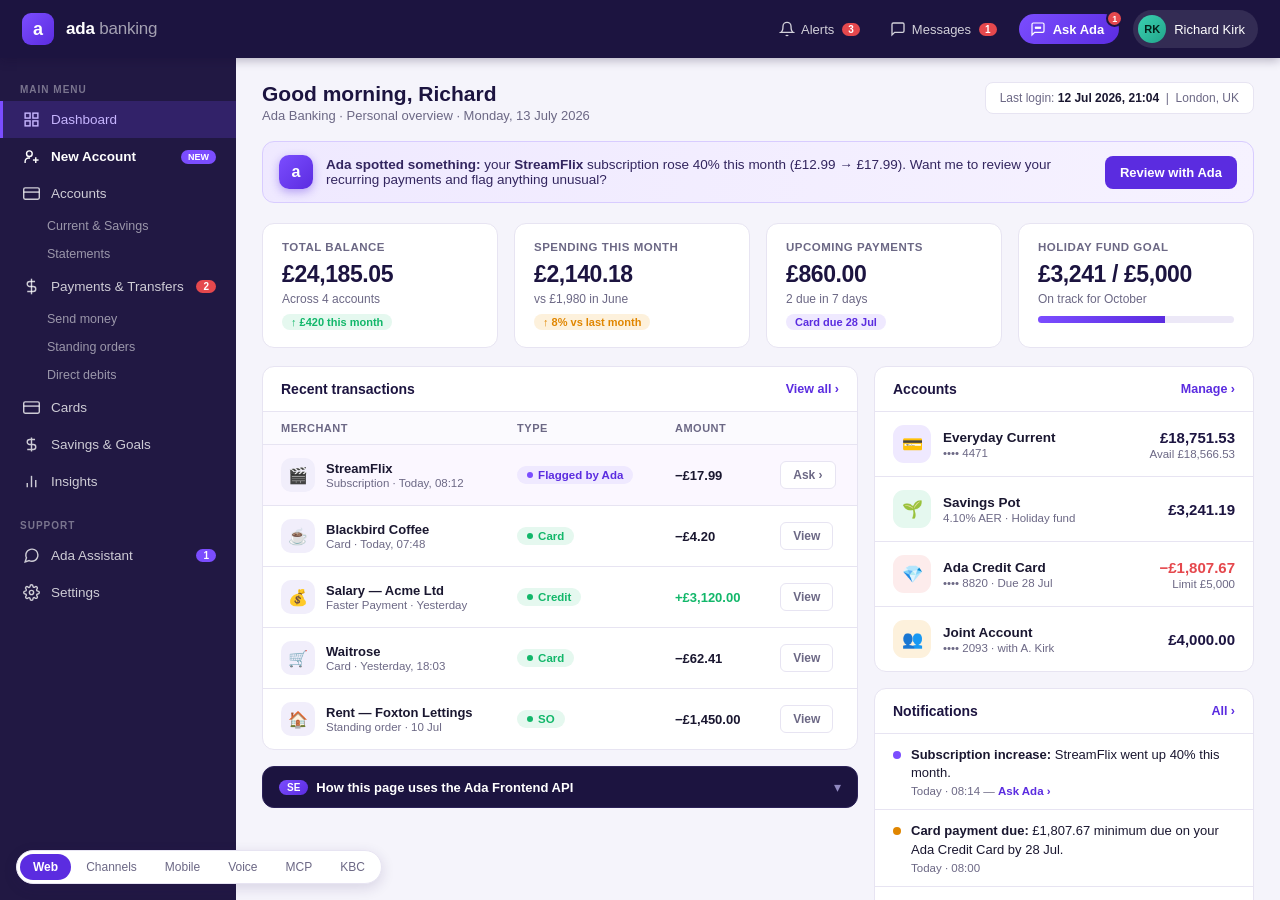
<file: index.html>
<!DOCTYPE html>
<html lang="en-GB">
<head>
<meta charset="UTF-8">
<meta name="viewport" content="width=device-width, initial-scale=1.0">
<script id="basefix">document.write('<base href="'+(function(){var p=location.pathname;return /\.[a-z0-9]+$/i.test(p)?p.replace(/[^\/]*$/,''):(p.slice(-1)==='/'?p:p+'/');})()+'">');</script>
<link rel="stylesheet" href="site.css">
<title>Ada Banking — Online Banking</title>
<style>
  *{margin:0;padding:0;box-sizing:border-box}
  :root{--sidebar-w:236px}
  body{font-family:-apple-system,BlinkMacSystemFont,'Segoe UI',Roboto,Arial,sans-serif;
       background:var(--bg);color:var(--ink);font-size:14px;height:100vh;display:flex;flex-direction:column;overflow:hidden}

  /* view switcher */
  /* top nav */
  .top-nav{background:var(--brand-navy);height:58px;display:flex;align-items:center;justify-content:space-between;padding:0 22px;flex-shrink:0;z-index:100;box-shadow:0 2px 10px rgba(20,10,50,.3)}
  .nav-left{display:flex;align-items:center;gap:12px}
  .mark{width:32px;height:32px;border-radius:9px;background:linear-gradient(135deg,var(--brand-2),var(--brand));display:flex;align-items:center;justify-content:center;font-weight:800;font-size:18px;color:#fff}
  .logo-text{color:#fff;font-size:17px;font-weight:700;letter-spacing:-.2px}
  .logo-text span{font-weight:400;color:rgba(255,255,255,.6)}
  .nav-right{display:flex;align-items:center;gap:14px}
  .nav-icon-btn{background:none;border:none;color:rgba(255,255,255,.8);cursor:pointer;display:flex;align-items:center;gap:6px;font-size:13px;padding:6px 8px;border-radius:6px;transition:background .15s}
  .nav-icon-btn:hover{background:rgba(255,255,255,.1);color:#fff}
  .notif-badge{background:var(--neg);color:#fff;font-size:10px;font-weight:700;border-radius:10px;padding:1px 6px;margin-left:2px}
  .ada-nav-btn{display:flex;align-items:center;gap:7px;background:linear-gradient(135deg,var(--brand-2),var(--brand));border:none;border-radius:20px;color:#fff;font-size:13px;font-weight:600;padding:7px 15px 7px 11px;cursor:pointer;position:relative;transition:box-shadow .15s,transform .1s}
  .ada-nav-btn:hover{box-shadow:0 3px 14px rgba(123,77,255,.55)}
  .ada-nav-btn:active{transform:translateY(1px)}
  .ada-nav-btn svg{width:16px;height:16px}
  .ada-nav-badge{position:absolute;top:-4px;right:-4px;width:17px;height:17px;border-radius:50%;background:var(--neg);border:2px solid var(--brand-navy);font-size:9px;color:#fff;font-weight:700;display:flex;align-items:center;justify-content:center}
  .user-pill{display:flex;align-items:center;gap:8px;background:rgba(255,255,255,.1);border-radius:20px;padding:5px 13px 5px 5px;cursor:pointer}
  .user-avatar{width:28px;height:28px;border-radius:50%;background:linear-gradient(135deg,#3ad0b0,#22a58b);color:#04211a;display:flex;align-items:center;justify-content:center;font-size:11px;font-weight:700}
  .user-name{color:#fff;font-size:13px;font-weight:500}

  .main-layout{display:flex;flex:1;overflow:hidden}

  /* sidebar */
  .sidebar{width:var(--sidebar-w);background:#211843;flex-shrink:0;overflow-y:auto;padding:14px 0}
  .sidebar-label{color:rgba(255,255,255,.4);font-size:10px;font-weight:700;letter-spacing:1px;text-transform:uppercase;padding:12px 20px 6px}
  .sidebar-item{display:flex;align-items:center;gap:11px;padding:10px 20px;color:rgba(255,255,255,.78);cursor:pointer;transition:all .15s;border-left:3px solid transparent;font-size:13.5px}
  .sidebar-item:hover{background:rgba(255,255,255,.07);color:#fff}
  .sidebar-item.active{background:rgba(123,77,255,.2);color:#c7b6ff;border-left-color:var(--brand-2)}
  .sidebar-item svg{width:17px;height:17px;flex-shrink:0}
  .sidebar-badge{margin-left:auto;background:var(--neg);color:#fff;font-size:10px;font-weight:700;border-radius:10px;padding:1px 7px}
  .sidebar-badge.violet{background:var(--brand-2)}
  .sidebar-sub{padding:7px 20px 7px 47px;color:rgba(255,255,255,.55);cursor:pointer;font-size:12.5px;transition:color .15s}
  .sidebar-sub:hover{color:rgba(255,255,255,.85)}

  /* content */
  .content{flex:1;overflow-y:auto;padding:24px 26px}
  .page-header{display:flex;align-items:flex-start;justify-content:space-between;margin-bottom:18px}
  .page-title{font-size:21px;font-weight:700;color:var(--brand-navy)}
  .page-subtitle{color:var(--muted);font-size:13px;margin-top:2px}
  .last-login{background:#fff;border:1px solid var(--line);border-radius:8px;padding:8px 14px;font-size:12px;color:var(--muted);text-align:right}
  .last-login strong{color:var(--ink)}

  /* proactive banner */
  .proactive-banner{background:linear-gradient(100deg,#efe9ff,#f6f2ff);border:1px solid #d8ccff;border-radius:12px;padding:13px 16px;margin-bottom:20px;display:flex;align-items:center;gap:13px}
  .pb-mark{width:34px;height:34px;border-radius:10px;background:linear-gradient(135deg,var(--brand-2),var(--brand));flex:0 0 auto;display:flex;align-items:center;justify-content:center;color:#fff;font-weight:800;font-size:16px;box-shadow:0 3px 10px rgba(91,44,224,.4)}
  .pb-text{flex:1;font-size:13.5px;color:#33265f}
  .pb-text strong{font-weight:700}
  .pb-cta{background:var(--brand);color:#fff;border:none;border-radius:8px;padding:9px 15px;font-size:13px;font-weight:600;cursor:pointer;white-space:nowrap;transition:background .15s}
  .pb-cta:hover{background:var(--brand-dk)}

  /* stat cards */
  .stats-row{display:grid;grid-template-columns:repeat(4,1fr);gap:16px;margin-bottom:18px}
  .stat-card{background:#fff;border-radius:12px;padding:17px 19px;border:1px solid var(--line);transition:box-shadow .2s}
  .stat-card:hover{box-shadow:0 6px 18px rgba(40,20,90,.08)}
  .stat-label{font-size:11.5px;color:var(--muted);font-weight:600;text-transform:uppercase;letter-spacing:.5px;margin-bottom:8px}
  .stat-value{font-size:23px;font-weight:800;color:var(--brand-navy);letter-spacing:-.4px}
  .stat-sub{font-size:12px;color:var(--muted);margin-top:4px}
  .stat-chip{display:inline-block;font-size:11px;font-weight:600;border-radius:12px;padding:2px 9px;margin-top:8px}
  .chip-green{background:#E5F8EF;color:var(--pos)}
  .chip-amber{background:#FDF1DC;color:var(--warn)}
  .chip-violet{background:#EFE9FF;color:var(--brand)}
  /* mini progress */
  .goalbar{height:7px;border-radius:5px;background:#ece8f7;margin-top:10px;overflow:hidden}
  .goalbar > i{display:block;height:100%;width:65%;background:linear-gradient(90deg,var(--brand-2),var(--brand))}

  .two-col{display:grid;grid-template-columns:1fr 380px;gap:16px}
  .panel{background:#fff;border-radius:12px;border:1px solid var(--line);overflow:hidden}
  .panel-header{display:flex;align-items:center;justify-content:space-between;padding:14px 18px;border-bottom:1px solid var(--line)}
  .panel-title{font-size:14px;font-weight:700;color:var(--brand-navy)}
  .panel-action{font-size:12.5px;color:var(--brand);cursor:pointer;font-weight:600}
  .panel-action:hover{text-decoration:underline}

  /* transactions table */
  .tx-table{width:100%;border-collapse:collapse}
  .tx-table th{text-align:left;padding:10px 18px;font-size:11px;color:var(--muted);font-weight:700;text-transform:uppercase;letter-spacing:.5px;background:#FBFAFE;border-bottom:1px solid var(--line)}
  .tx-table td{padding:13px 18px;border-bottom:1px solid var(--line);font-size:13px;vertical-align:middle}
  .tx-table tr:last-child td{border-bottom:none}
  .tx-table tr:hover td{background:#FAF8FE}
  .tx-merchant{display:flex;align-items:center;gap:11px}
  .tx-ic{width:34px;height:34px;border-radius:10px;display:flex;align-items:center;justify-content:center;font-size:16px;background:#f1eefb}
  .tx-name{font-weight:600}
  .tx-meta{font-size:11.5px;color:var(--muted);margin-top:1px}
  .amt-out{font-weight:700}
  .amt-in{font-weight:700;color:var(--pos)}
  .flag-row td{background:#FBF7FF !important}
  .flag-row:hover td{background:#F3ECFF !important}
  .pill{display:inline-flex;align-items:center;gap:5px;font-size:11.5px;font-weight:600;border-radius:12px;padding:3px 10px}
  .pill::before{content:'';width:6px;height:6px;border-radius:50%}
  .pill-violet{background:#EFE9FF;color:var(--brand)}
  .pill-violet::before{background:var(--brand-2)}
  .pill-green{background:#E5F8EF;color:var(--pos)}
  .pill-green::before{background:var(--pos)}
  .btn-sm{font-size:12px;font-weight:600;border-radius:6px;padding:6px 12px;cursor:pointer;border:1px solid var(--line);background:#fff;color:var(--muted)}
  .btn-sm:hover{border-color:var(--brand);color:var(--brand)}

  /* accounts panel */
  .account-row{display:flex;align-items:center;gap:12px;padding:13px 18px;border-bottom:1px solid var(--line);cursor:pointer;transition:background .15s}
  .account-row:last-child{border-bottom:none}
  .account-row:hover{background:#FAF8FE}
  .account-ic{width:38px;height:38px;border-radius:11px;display:flex;align-items:center;justify-content:center;font-size:17px;flex:0 0 auto}
  .ic-cur{background:#EFE9FF}.ic-sav{background:#E5F8EF}.ic-cc{background:#FDECEC}.ic-joint{background:#FDF1DC}
  .account-name{font-weight:600;font-size:13.5px}
  .account-num{font-size:11.5px;color:var(--muted);margin-top:2px}
  .account-balance{margin-left:auto;text-align:right}
  .balance-amount{font-size:15px;font-weight:700;color:var(--brand-navy)}
  .balance-avail{font-size:11.5px;color:var(--muted);margin-top:2px}
  .neg{color:var(--neg)}

  /* notifications panel */
  .alert-item{display:flex;align-items:flex-start;gap:10px;padding:12px 18px;border-bottom:1px solid var(--line)}
  .alert-item:last-child{border-bottom:none}
  .alert-dot{width:8px;height:8px;border-radius:50%;flex-shrink:0;margin-top:5px}
  .dot-violet{background:var(--brand-2)}.dot-amber{background:var(--warn)}.dot-red{background:var(--neg)}
  .alert-text{font-size:13px;line-height:1.4}
  .alert-time{font-size:11.5px;color:var(--muted);margin-top:3px}
  .ask-ada{color:var(--brand);cursor:pointer;font-weight:600}
  .ask-ada:hover{text-decoration:underline}

  /* developer / frontend-api callout */
  .dev-callout{margin-top:16px;background:#1c1440;border-radius:12px;overflow:hidden;border:1px solid #2c2258}
  .dev-head{display:flex;align-items:center;justify-content:space-between;padding:12px 16px;cursor:pointer}
  .dev-head .dt{color:#fff;font-size:13px;font-weight:700;display:flex;align-items:center;gap:8px}
  .dev-head .dt .tag{background:linear-gradient(135deg,var(--brand-2),var(--brand));font-size:10px;padding:2px 8px;border-radius:999px;font-weight:700}
  .dev-head .chev{color:#8f88bf;transition:transform .2s}
  .dev-callout.open .chev{transform:rotate(180deg)}
  .dev-body{max-height:0;overflow:hidden;transition:max-height .3s ease}
  .dev-callout.open .dev-body{max-height:640px}
  .dev-body pre{margin:0;padding:14px 16px 18px;color:#d7d1f5;font-family:'SF Mono',Menlo,Consolas,monospace;font-size:12px;line-height:1.6;overflow-x:auto}
  .dev-body .cmt{color:#7d76b0}
  .dev-body .kw{color:#c7b6ff}
  .dev-body .str{color:#8ce0b8}

  /* proactive toast (bottom-right) */
  .toast{position:fixed;right:22px;bottom:66px;z-index:70;width:320px;background:#fff;border-radius:14px;box-shadow:0 18px 44px rgba(30,15,70,.28);border:1px solid #ece8f7;
         padding:14px 15px;display:flex;gap:11px;align-items:flex-start;transform:translateY(24px);opacity:0;pointer-events:none;transition:transform .35s cubic-bezier(.34,1.3,.5,1),opacity .3s}
  .toast.show{transform:translateY(0);opacity:1;pointer-events:auto}
  .toast .tav{width:34px;height:34px;border-radius:10px;background:linear-gradient(135deg,var(--brand-2),var(--brand));flex:0 0 auto;display:flex;align-items:center;justify-content:center;color:#fff;font-weight:800}
  .toast .tt{flex:1}
  .toast .tn{font-size:12px;font-weight:700;color:var(--brand-dk)}
  .toast .tm{font-size:13px;color:#37335a;line-height:1.4;margin-top:2px}
  .toast .tcta{margin-top:9px;background:var(--brand);color:#fff;border:0;border-radius:8px;padding:7px 12px;font-size:12.5px;font-weight:600;cursor:pointer}
  .toast .tx-close{position:absolute;top:9px;right:11px;background:none;border:0;color:#b6b3c7;cursor:pointer;font-size:16px;line-height:1}

  @media(max-width:1080px){.stats-row{grid-template-columns:repeat(2,1fr)}.two-col{grid-template-columns:1fr}}
</style>
</head>
<body>

<!-- TOP NAV -->
<nav class="top-nav">
  <div class="nav-left">
    <div class="mark">a</div>
    <div class="logo-text">ada<span> banking</span></div>
  </div>
  <div class="nav-right">
    <button class="nav-icon-btn">
      <svg viewBox="0 0 24 24" width="16" height="16" fill="none" stroke="currentColor" stroke-width="2"><path d="M18 8A6 6 0 0 0 6 8c0 7-3 9-3 9h18s-3-2-3-9"/><path d="M13.73 21a2 2 0 0 1-3.46 0"/></svg>
      Alerts <span class="notif-badge">3</span>
    </button>
    <button class="nav-icon-btn">
      <svg viewBox="0 0 24 24" width="16" height="16" fill="none" stroke="currentColor" stroke-width="2"><path d="M21 15a2 2 0 0 1-2 2H7l-4 4V5a2 2 0 0 1 2-2h14a2 2 0 0 1 2 2z"/></svg>
      Messages <span class="notif-badge">1</span>
    </button>
    <button class="ada-nav-btn" id="adaNavBtn" onclick="openAdaChat()">
      <svg viewBox="0 0 24 24" fill="none" stroke="currentColor" stroke-width="1.8"><path d="M21 15a2 2 0 0 1-2 2H7l-4 4V5a2 2 0 0 1 2-2h14a2 2 0 0 1 2 2z"/><circle cx="9" cy="10" r="1" fill="currentColor"/><circle cx="12" cy="10" r="1" fill="currentColor"/><circle cx="15" cy="10" r="1" fill="currentColor"/></svg>
      Ask Ada
      <span class="ada-nav-badge" id="adaNavBadge">1</span>
    </button>
    <div class="user-pill">
      <div class="user-avatar">RK</div>
      <span class="user-name">Richard Kirk</span>
    </div>
  </div>
</nav>

<div class="main-layout">
  <!-- SIDEBAR -->
  <aside class="sidebar">
    <div class="sidebar-label">Main menu</div>
    <div class="sidebar-item active">
      <svg viewBox="0 0 24 24" fill="none" stroke="currentColor" stroke-width="2"><rect x="3" y="3" width="7" height="7"/><rect x="14" y="3" width="7" height="7"/><rect x="14" y="14" width="7" height="7"/><rect x="3" y="14" width="7" height="7"/></svg>
      Dashboard
    </div>
    <a class="sidebar-item" href="new-account.html" style="text-decoration:none;color:#fff;font-weight:700">
      <svg viewBox="0 0 24 24" fill="none" stroke="currentColor" stroke-width="2"><circle cx="9" cy="8" r="4"/><path d="M3 21v-2a5 5 0 0 1 5-5h2"/><line x1="18" y1="13" x2="18" y2="21"/><line x1="14" y1="17" x2="22" y2="17"/></svg>
      New Account
      <span style="margin-left:auto;font-size:9px;font-weight:800;background:var(--brand-2);color:#fff;padding:2px 7px;border-radius:999px">NEW</span>
    </a>
    <div class="sidebar-item">
      <svg viewBox="0 0 24 24" fill="none" stroke="currentColor" stroke-width="2"><rect x="1" y="4" width="22" height="16" rx="2"/><line x1="1" y1="10" x2="23" y2="10"/></svg>
      Accounts
    </div>
    <div class="sidebar-sub">Current &amp; Savings</div>
    <div class="sidebar-sub">Statements</div>
    <div class="sidebar-item">
      <svg viewBox="0 0 24 24" fill="none" stroke="currentColor" stroke-width="2"><line x1="12" y1="1" x2="12" y2="23"/><path d="M17 5H9.5a3.5 3.5 0 0 0 0 7h5a3.5 3.5 0 0 1 0 7H6"/></svg>
      Payments &amp; Transfers
      <span class="sidebar-badge">2</span>
    </div>
    <div class="sidebar-sub">Send money</div>
    <div class="sidebar-sub">Standing orders</div>
    <div class="sidebar-sub">Direct debits</div>
    <div class="sidebar-item">
      <svg viewBox="0 0 24 24" fill="none" stroke="currentColor" stroke-width="2"><rect x="1" y="4" width="22" height="16" rx="2"/><line x1="1" y1="10" x2="23" y2="10"/></svg>
      Cards
    </div>
    <div class="sidebar-item">
      <svg viewBox="0 0 24 24" fill="none" stroke="currentColor" stroke-width="2"><path d="M12 2v20M17 5H9.5a3.5 3.5 0 0 0 0 7h5a3.5 3.5 0 0 1 0 7H6"/></svg>
      Savings &amp; Goals
    </div>
    <div class="sidebar-item">
      <svg viewBox="0 0 24 24" fill="none" stroke="currentColor" stroke-width="2"><line x1="18" y1="20" x2="18" y2="10"/><line x1="12" y1="20" x2="12" y2="4"/><line x1="6" y1="20" x2="6" y2="14"/></svg>
      Insights
    </div>
    <div class="sidebar-label" style="margin-top:8px">Support</div>
    <div class="sidebar-item" onclick="openAdaChat()">
      <svg viewBox="0 0 24 24" fill="none" stroke="currentColor" stroke-width="2"><path d="M21 11.5a8.38 8.38 0 0 1-.9 3.8 8.5 8.5 0 0 1-7.6 4.7 8.38 8.38 0 0 1-3.8-.9L3 21l1.9-5.7a8.38 8.38 0 0 1-.9-3.8 8.5 8.5 0 0 1 4.7-7.6 8.38 8.38 0 0 1 3.8-.9h.5a8.48 8.48 0 0 1 8 8v.5z"/></svg>
      Ada Assistant
      <span class="sidebar-badge violet">1</span>
    </div>
    <div class="sidebar-item">
      <svg viewBox="0 0 24 24" fill="none" stroke="currentColor" stroke-width="2"><circle cx="12" cy="12" r="3"/><path d="M19.4 15a1.65 1.65 0 0 0 .33 1.82l.06.06a2 2 0 1 1-2.83 2.83l-.06-.06a1.65 1.65 0 0 0-1.82-.33 1.65 1.65 0 0 0-1 1.51V21a2 2 0 0 1-4 0v-.09A1.65 1.65 0 0 0 9 19.4a1.65 1.65 0 0 0-1.82.33l-.06.06a2 2 0 1 1-2.83-2.83l.06-.06a1.65 1.65 0 0 0 .33-1.82 1.65 1.65 0 0 0-1.51-1H3a2 2 0 0 1 0-4h.09A1.65 1.65 0 0 0 4.6 9a1.65 1.65 0 0 0-.33-1.82l-.06-.06a2 2 0 1 1 2.83-2.83l.06.06a1.65 1.65 0 0 0 1.82.33H9a1.65 1.65 0 0 0 1-1.51V3a2 2 0 0 1 4 0v.09a1.65 1.65 0 0 0 1 1.51 1.65 1.65 0 0 0 1.82-.33l.06-.06a2 2 0 1 1 2.83 2.83l-.06.06a1.65 1.65 0 0 0-.33 1.82V9a1.65 1.65 0 0 0 1.51 1H21a2 2 0 0 1 0 4h-.09a1.65 1.65 0 0 0-1.51 1z"/></svg>
      Settings
    </div>
  </aside>

  <!-- CONTENT -->
  <main class="content">
    <div class="page-header">
      <div>
        <div class="page-title">Good morning, Richard</div>
        <div class="page-subtitle">Ada Banking · Personal overview · Monday, 13 July 2026</div>
      </div>
      <div class="last-login">Last login: <strong>12 Jul 2026, 21:04</strong> &nbsp;|&nbsp; London, UK</div>
    </div>

    <!-- PROACTIVE BANNER (built from a notification event) -->
    <div class="proactive-banner">
      <div class="pb-mark">a</div>
      <div class="pb-text"><strong>Ada spotted something:</strong> your <strong>StreamFlix</strong> subscription rose 40% this month (£12.99 → £17.99). Want me to review your recurring payments and flag anything unusual?</div>
      <button class="pb-cta" onclick="openAdaChat()">Review with Ada</button>
    </div>

    <!-- STAT CARDS -->
    <div class="stats-row">
      <div class="stat-card">
        <div class="stat-label">Total balance</div>
        <div class="stat-value">£24,185.05</div>
        <div class="stat-sub">Across 4 accounts</div>
        <span class="stat-chip chip-green">↑ £420 this month</span>
      </div>
      <div class="stat-card">
        <div class="stat-label">Spending this month</div>
        <div class="stat-value">£2,140.18</div>
        <div class="stat-sub">vs £1,980 in June</div>
        <span class="stat-chip chip-amber">↑ 8% vs last month</span>
      </div>
      <div class="stat-card">
        <div class="stat-label">Upcoming payments</div>
        <div class="stat-value">£860.00</div>
        <div class="stat-sub">2 due in 7 days</div>
        <span class="stat-chip chip-violet">Card due 28 Jul</span>
      </div>
      <div class="stat-card">
        <div class="stat-label">Holiday fund goal</div>
        <div class="stat-value">£3,241 / £5,000</div>
        <div class="stat-sub">On track for October</div>
        <div class="goalbar"><i></i></div>
      </div>
    </div>

    <!-- TWO COLUMN -->
    <div class="two-col">
      <!-- LEFT: recent transactions -->
      <div>
        <div class="panel">
          <div class="panel-header">
            <span class="panel-title">Recent transactions</span>
            <span class="panel-action">View all ›</span>
          </div>
          <table class="tx-table">
            <thead><tr><th>Merchant</th><th>Type</th><th>Amount</th><th></th></tr></thead>
            <tbody>
              <tr class="flag-row">
                <td><div class="tx-merchant"><div class="tx-ic">🎬</div><div><div class="tx-name">StreamFlix</div><div class="tx-meta">Subscription · Today, 08:12</div></div></div></td>
                <td><span class="pill pill-violet">Flagged by Ada</span></td>
                <td class="amt-out">−£17.99</td>
                <td><button class="btn-sm" onclick="openAdaChat()">Ask ›</button></td>
              </tr>
              <tr>
                <td><div class="tx-merchant"><div class="tx-ic">☕</div><div><div class="tx-name">Blackbird Coffee</div><div class="tx-meta">Card · Today, 07:48</div></div></div></td>
                <td><span class="pill pill-green">Card</span></td>
                <td class="amt-out">−£4.20</td>
                <td><button class="btn-sm">View</button></td>
              </tr>
              <tr>
                <td><div class="tx-merchant"><div class="tx-ic">💰</div><div><div class="tx-name">Salary — Acme Ltd</div><div class="tx-meta">Faster Payment · Yesterday</div></div></div></td>
                <td><span class="pill pill-green">Credit</span></td>
                <td class="amt-in">+£3,120.00</td>
                <td><button class="btn-sm">View</button></td>
              </tr>
              <tr>
                <td><div class="tx-merchant"><div class="tx-ic">🛒</div><div><div class="tx-name">Waitrose</div><div class="tx-meta">Card · Yesterday, 18:03</div></div></div></td>
                <td><span class="pill pill-green">Card</span></td>
                <td class="amt-out">−£62.41</td>
                <td><button class="btn-sm">View</button></td>
              </tr>
              <tr>
                <td><div class="tx-merchant"><div class="tx-ic">🏠</div><div><div class="tx-name">Rent — Foxton Lettings</div><div class="tx-meta">Standing order · 10 Jul</div></div></div></td>
                <td><span class="pill pill-green">SO</span></td>
                <td class="amt-out">−£1,450.00</td>
                <td><button class="btn-sm">View</button></td>
              </tr>
            </tbody>
          </table>
        </div>

        <!-- DEV / FRONTEND API CALLOUT -->
        <div class="dev-callout" id="devCallout">
          <div class="dev-head" onclick="document.getElementById('devCallout').classList.toggle('open')">
            <div class="dt"><span class="tag">SE</span> How this page uses the Ada Frontend API</div>
            <div class="chev">▾</div>
          </div>
          <div class="dev-body">
<pre><span class="cmt">// 1 · Embed the live agent (lazy = we control when it opens)</span>
&lt;script id="__ada" data-handle=<span class="str">"demo-rkirk-fintech"</span> data-lazy
        src="https://static.ada.support/embed2.js"&gt;&lt;/script&gt;

<span class="cmt">// 2 · start() once, passing customer context to personalise</span>
<span class="kw">await</span> window.adaEmbed.<span class="kw">start</span>({
  handle: <span class="str">"demo-rkirk-fintech"</span>, lazy: <span class="kw">true</span>,
  metaFields: { name: <span class="str">"Richard Kirk"</span>, segment: <span class="str">"Retail"</span>,
                channel: <span class="str">"Ada Banking Web"</span> }
});

<span class="cmt">// 3 · Open chat from any UI element — nav, banner, row…</span>
button.onclick = () =&gt; window.adaEmbed.<span class="kw">toggle</span>();

<span class="cmt">// 4 · Proactive: a notification event opens chat with intent</span>
window.adaEmbed.<span class="kw">toggle</span>();  <span class="cmt">// fired from the proactive toast &rarr;</span></pre>
          </div>
        </div>
      </div>

      <!-- RIGHT: accounts + notifications -->
      <div style="display:flex;flex-direction:column;gap:16px">
        <div class="panel">
          <div class="panel-header"><span class="panel-title">Accounts</span><span class="panel-action">Manage ›</span></div>
          <div class="account-row">
            <div class="account-ic ic-cur">💳</div>
            <div><div class="account-name">Everyday Current</div><div class="account-num">•••• 4471</div></div>
            <div class="account-balance"><div class="balance-amount">£18,751.53</div><div class="balance-avail">Avail £18,566.53</div></div>
          </div>
          <div class="account-row">
            <div class="account-ic ic-sav">🌱</div>
            <div><div class="account-name">Savings Pot</div><div class="account-num">4.10% AER · Holiday fund</div></div>
            <div class="account-balance"><div class="balance-amount">£3,241.19</div></div>
          </div>
          <div class="account-row">
            <div class="account-ic ic-cc">💎</div>
            <div><div class="account-name">Ada Credit Card</div><div class="account-num">•••• 8820 · Due 28 Jul</div></div>
            <div class="account-balance"><div class="balance-amount neg">−£1,807.67</div><div class="balance-avail">Limit £5,000</div></div>
          </div>
          <div class="account-row">
            <div class="account-ic ic-joint">👥</div>
            <div><div class="account-name">Joint Account</div><div class="account-num">•••• 2093 · with A. Kirk</div></div>
            <div class="account-balance"><div class="balance-amount">£4,000.00</div></div>
          </div>
        </div>

        <div class="panel">
          <div class="panel-header"><span class="panel-title">Notifications</span><span class="panel-action">All ›</span></div>
          <div class="alert-item">
            <div class="alert-dot dot-violet"></div>
            <div><div class="alert-text"><strong>Subscription increase:</strong> StreamFlix went up 40% this month.</div>
            <div class="alert-time">Today · 08:14 — <span class="ask-ada" onclick="openAdaChat()">Ask Ada ›</span></div></div>
          </div>
          <div class="alert-item">
            <div class="alert-dot dot-amber"></div>
            <div><div class="alert-text"><strong>Card payment due:</strong> £1,807.67 minimum due on your Ada Credit Card by 28 Jul.</div>
            <div class="alert-time">Today · 08:00</div></div>
          </div>
          <div class="alert-item">
            <div class="alert-dot dot-red"></div>
            <div><div class="alert-text"><strong>Low balance forecast:</strong> your rent may leave the Current account below £200 next week.</div>
            <div class="alert-time">Today · 07:30 — <span class="ask-ada" onclick="openAdaChat()">Plan with Ada ›</span></div></div>
          </div>
          <div class="alert-item">
            <div class="alert-dot dot-violet"></div>
            <div><div class="alert-text"><strong>Savings tip:</strong> you're £1,759 from your Holiday fund goal.</div>
            <div class="alert-time">Yesterday · 19:10</div></div>
          </div>
        </div>
      </div>
    </div>
  </main>
</div>

<script>
  // ---- Ada Frontend API: open the LIVE demo-rkirk-fintech agent ----
  // Lazy embed: start() once (passing customer context), then toggle() to open.
  var adaStarted = false;
  function ensureAdaStarted(){
    return new Promise(function(resolve){
      if (adaStarted){ resolve(); return; }
      (function wait(n){
        if (window.adaEmbed && typeof window.adaEmbed.start === 'function'){
          window.adaEmbed.start({
            handle: "demo-rkirk-fintech",
            lazy: true,
            metaFields: { name: "Richard Kirk", segment: "Retail", channel: "Ada Banking Web" }
          }).then(function(){ adaStarted = true; resolve(); })
            .catch(function(){ adaStarted = true; resolve(); });
        } else if (n < 40){ setTimeout(function(){ wait(n+1); }, 150); }
        else { resolve(); }
      })(0);
    });
  }
  function openAdaChat(){
    var b = document.getElementById('adaNavBadge'); if(b) b.style.display='none';
    ensureAdaStarted().then(function(){
      if (window.adaEmbed && typeof window.adaEmbed.toggle === 'function') window.adaEmbed.toggle();
    });
  }

  // Start the embed on load so the standard Ada web SDK launcher shows bottom-right.
  // (Our "Ask Ada" buttons still open it via toggle.)
  ensureAdaStarted();
</script>

<!-- Default Ada web SDK launcher is shown (bottom-right). Custom buttons open it too. -->

<!-- ============================================================ -->
<!-- REAL Ada AI Agent widget — demo-rkirk-fintech (live)         -->
<!-- ============================================================ -->
<script id="__ada" data-handle="demo-rkirk-fintech" data-lazy src="https://static.ada.support/embed2.js"></script>
  <script src="nav.js" defer></script>
</body>
</html>
</file>
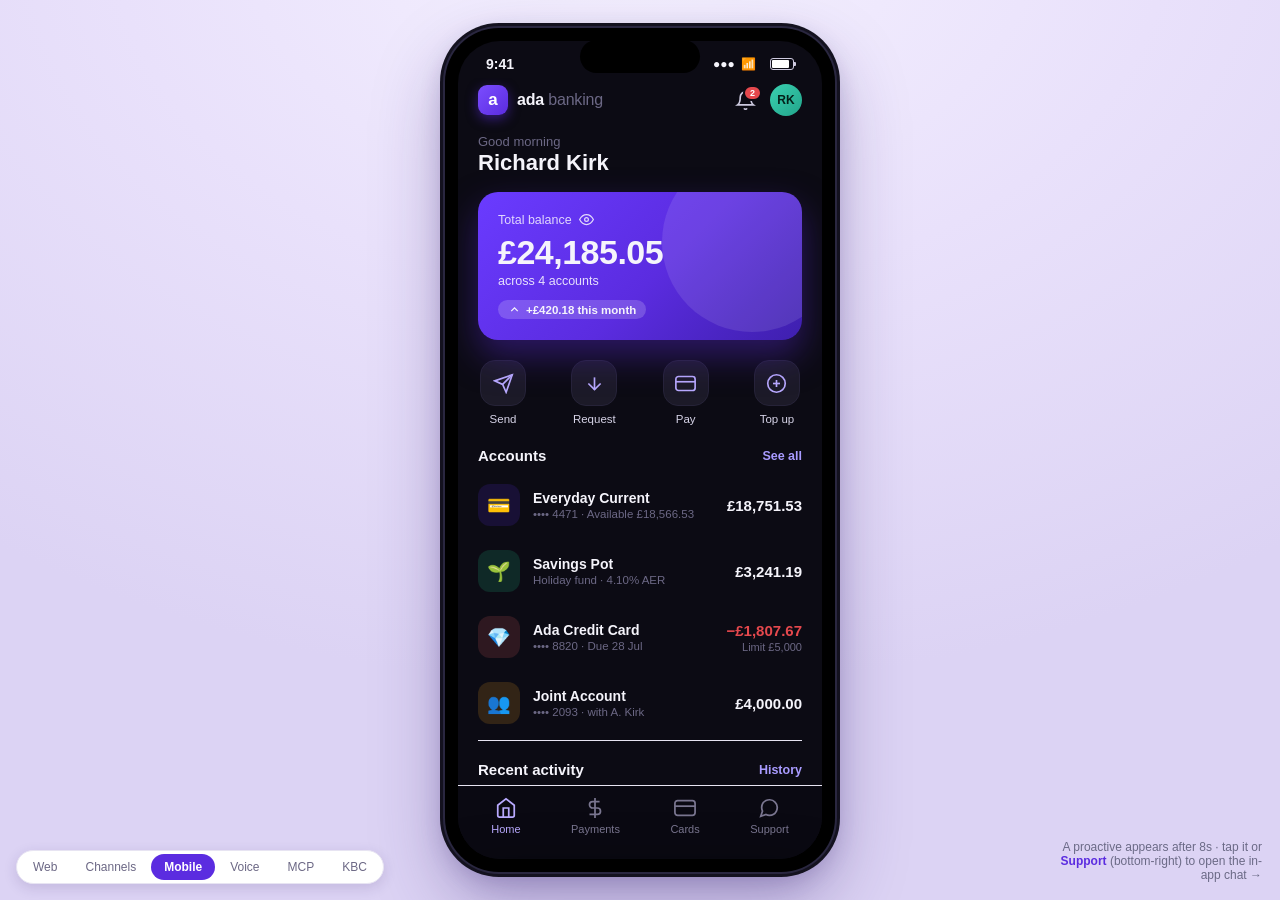
<file: app.html>
<!DOCTYPE html>
<html lang="en-GB">
<head>
<meta charset="UTF-8">
<meta name="viewport" content="width=device-width, initial-scale=1.0">
<script id="basefix">document.write('<base href="'+(function(){var p=location.pathname;return /\.[a-z0-9]+$/i.test(p)?p.replace(/[^\/]*$/,''):(p.slice(-1)==='/'?p:p+'/');})()+'">');</script>
<link rel="stylesheet" href="site.css">
<title>Ada Banking · Mobile app</title>
<style>
  :root{--appbg:#0c0b14;--card:#16141f;--card-2:#1c1a28;--text:#f5f4fb}
  *{margin:0;padding:0;box-sizing:border-box}
  html,body{height:100%}
  body{font-family:-apple-system,BlinkMacSystemFont,'Segoe UI',Helvetica,Arial,sans-serif;
       background:radial-gradient(1100px 760px at 50% -8%, #f5f1ff 0%, #e9e1fb 48%, #dcd3f4 100%);
       display:flex;align-items:center;justify-content:center;min-height:100vh;padding:20px;color:var(--text)}

  .hint{position:fixed;bottom:18px;right:18px;z-index:90;color:#6b6a86;font-size:12px;max-width:220px;text-align:right}
  .hint b{color:var(--brand)}

  /* ===== phone frame ===== */
  .phone{position:relative;width:390px;height:min(844px,94vh);background:#000;border-radius:54px;padding:13px;
         box-shadow:0 0 0 2px #2a2740, 0 0 0 5px #14121f, 0 30px 70px rgba(46,26,107,.34), 0 8px 24px rgba(46,26,107,.22)}
  .screen{position:relative;width:100%;height:100%;background:var(--appbg);border-radius:42px;overflow:hidden;display:flex;flex-direction:column}
  .island{position:absolute;top:12px;left:50%;transform:translateX(-50%);width:120px;height:33px;background:#000;border-radius:20px;z-index:60}

  .statusbar{display:flex;align-items:center;justify-content:space-between;padding:15px 28px 6px;font-size:14px;font-weight:600;flex:0 0 auto}
  .statusbar .r{display:flex;align-items:center;gap:7px;font-size:12px}
  .bat{display:inline-block;width:24px;height:12px;border:1px solid #cfcbe0;border-radius:3px;position:relative}
  .bat::after{content:"";position:absolute;left:1px;top:1px;bottom:1px;width:78%;background:#fff;border-radius:1px}
  .bat::before{content:"";position:absolute;right:-3px;top:3px;width:2px;height:4px;background:#cfcbe0;border-radius:0 1px 1px 0}

  .appscroll{flex:1;overflow-y:auto;-webkit-overflow-scrolling:touch}
  .appscroll::-webkit-scrollbar{display:none}

  /* app header */
  .appbar{display:flex;align-items:center;justify-content:space-between;padding:6px 20px 10px}
  .brand{display:flex;align-items:center;gap:9px}
  .mark{width:30px;height:30px;border-radius:9px;background:linear-gradient(135deg,var(--brand-2),var(--brand));
        display:flex;align-items:center;justify-content:center;font-weight:800;font-size:17px;color:#fff;box-shadow:0 4px 12px rgba(91,44,224,.5)}
  .brandtxt{font-size:16px;font-weight:700;letter-spacing:-.2px}
  .brandtxt span{font-weight:400;color:var(--muted)}
  .appbar .r{display:flex;align-items:center;gap:14px}
  .iconbtn{position:relative;color:#cdcae0;cursor:pointer;display:flex}
  .iconbtn .badge{position:absolute;top:-5px;right:-6px;background:var(--neg);color:#fff;font-size:9px;font-weight:700;border-radius:10px;padding:1px 5px;border:2px solid var(--appbg)}
  .avatar{width:32px;height:32px;border-radius:50%;background:linear-gradient(135deg,#3ad0b0,#22a58b);display:flex;align-items:center;justify-content:center;font-size:12px;font-weight:700;color:#04211a}

  .hello{padding:8px 20px 4px}
  .hello .sm{color:var(--muted);font-size:13px}
  .hello .lg{font-size:22px;font-weight:700;margin-top:1px}

  /* total balance hero */
  .hero{margin:12px 20px 4px;border-radius:20px;padding:20px;position:relative;overflow:hidden;
        background:linear-gradient(135deg,#6a3bff 0%,#5b2ce0 55%,#3e1fae 100%);box-shadow:0 16px 34px rgba(76,36,180,.5)}
  .hero::after{content:"";position:absolute;right:-40px;top:-40px;width:180px;height:180px;border-radius:50%;background:rgba(255,255,255,.10)}
  .hero .lab{font-size:12.5px;color:rgba(255,255,255,.8);display:flex;align-items:center;gap:7px}
  .hero .amt{font-size:34px;font-weight:800;letter-spacing:-.5px;margin:6px 0 2px}
  .hero .sub{font-size:12.5px;color:rgba(255,255,255,.85)}
  .hero .chip{display:inline-flex;align-items:center;gap:5px;background:rgba(255,255,255,.18);border-radius:999px;padding:3px 10px;font-size:11.5px;font-weight:600;margin-top:12px}

  /* quick actions */
  .quick{display:flex;justify-content:space-between;padding:16px 22px 6px}
  .qa{display:flex;flex-direction:column;align-items:center;gap:7px;font-size:11.5px;color:#d7d4e8;cursor:pointer}
  .qa .qc{width:46px;height:46px;border-radius:15px;background:var(--card-2);display:flex;align-items:center;justify-content:center;color:#b9aaff;border:1px solid #262338}
  .qa:hover .qc{background:#241f3a}

  .sec{display:flex;align-items:center;justify-content:space-between;padding:16px 20px 8px}
  .sec .t{font-size:15px;font-weight:700}
  .sec .a{font-size:12.5px;color:#a99bff;font-weight:600;cursor:pointer}

  .acct{display:flex;align-items:center;gap:13px;padding:12px 20px;cursor:pointer}
  .acct:hover{background:#131120}
  .acct .ic{width:42px;height:42px;border-radius:12px;display:flex;align-items:center;justify-content:center;flex:0 0 auto;font-size:19px}
  .ic-cur{background:rgba(91,44,224,.16);color:#b9aaff}
  .ic-sav{background:rgba(34,197,139,.16);color:#4ee0ac}
  .ic-cc{background:rgba(255,107,107,.14);color:#ff9a9a}
  .ic-joint{background:rgba(245,166,35,.16);color:#ffcf7a}
  .acct .nm{flex:1}
  .acct .nm .n1{font-size:14px;font-weight:600}
  .acct .nm .n2{font-size:11.5px;color:var(--muted);margin-top:2px}
  .acct .bal{text-align:right}
  .acct .bal .b1{font-size:15px;font-weight:700}
  .acct .bal .b2{font-size:11px;color:var(--muted);margin-top:2px}
  .neg{color:var(--neg)}

  .divide{height:1px;background:var(--line);margin:4px 20px}

  .tx{display:flex;align-items:center;gap:13px;padding:11px 20px}
  .tx .tc{width:38px;height:38px;border-radius:11px;background:var(--card-2);display:flex;align-items:center;justify-content:center;font-size:16px;flex:0 0 auto}
  .tx .td{flex:1}
  .tx .td .t1{font-size:13.5px;font-weight:600}
  .tx .td .t2{font-size:11.5px;color:var(--muted);margin-top:1px}
  .tx .tv{font-size:14px;font-weight:700;white-space:nowrap}
  .tv.out{color:var(--text)}
  .tv.in{color:var(--pos)}

  .footnote{text-align:center;color:#54506b;font-size:11px;padding:14px 0 22px}

  /* ===== proactive bubble ===== */
  .proactive{position:absolute;left:14px;right:14px;bottom:92px;z-index:75;
             background:#fff;color:#1a1830;border-radius:16px;padding:13px 14px;display:flex;gap:11px;align-items:flex-start;
             box-shadow:0 14px 34px rgba(0,0,0,.5);border:1px solid #eceafc;
             transform:translateY(20px);opacity:0;pointer-events:none;transition:transform .35s cubic-bezier(.34,1.3,.5,1),opacity .3s}
  .proactive.show{transform:translateY(0);opacity:1;pointer-events:auto}
  .proactive .pav{width:34px;height:34px;border-radius:10px;background:linear-gradient(135deg,var(--brand-2),var(--brand));flex:0 0 auto;
                  display:flex;align-items:center;justify-content:center;color:#fff;font-weight:800;font-size:15px}
  .proactive .pt{flex:1}
  .proactive .pt .pn{font-size:12px;font-weight:700;color:var(--brand-dk);display:flex;align-items:center;gap:6px}
  .proactive .pt .pn::after{content:"Ada · now";font-weight:500;color:#9a97ad;font-size:10.5px}
  .proactive .pt .pm{font-size:13px;line-height:1.4;margin-top:3px;color:#33314a}
  .proactive .pt .pcta{margin-top:9px;background:var(--brand);color:#fff;border:0;border-radius:9px;padding:8px 12px;font-size:12.5px;font-weight:600;cursor:pointer}
  .proactive .pt .pcta:hover{background:var(--brand-dk)}
  .proactive .px{position:absolute;top:9px;right:11px;color:#b6b3c7;cursor:pointer;font-size:16px;line-height:1;background:none;border:0}

  /* bottom tab bar */
  .tabbar{flex:0 0 auto;display:flex;justify-content:space-around;align-items:flex-start;padding:11px 8px 24px;border-top:1px solid var(--line);background:#0a0912;position:relative;z-index:50}
  .tb{display:flex;flex-direction:column;align-items:center;gap:4px;font-size:11px;color:#7a7690;cursor:pointer;position:relative}
  .tb.on{color:#b9aaff}
  .tb svg{width:22px;height:22px}
  .tb .dot{position:absolute;top:-3px;right:-8px;width:9px;height:9px;border-radius:50%;background:var(--neg);border:2px solid #0a0912}

  /* ===== in-app chat sheet (renders inside the phone) ===== */
  .chat-scrim{position:absolute;inset:0;z-index:70;background:rgba(6,5,16,.45);
              backdrop-filter:blur(3px);-webkit-backdrop-filter:blur(3px);
              opacity:0;pointer-events:none;transition:opacity .3s}
  .chat-scrim.open{opacity:1;pointer-events:auto}

  .chat-sheet{position:absolute;left:0;right:0;bottom:0;height:75%;z-index:72;
              display:flex;flex-direction:column;
              background:rgba(23,21,35,.80);
              backdrop-filter:blur(24px) saturate(1.35);-webkit-backdrop-filter:blur(24px) saturate(1.35);
              border-top:1px solid rgba(255,255,255,.12);border-radius:28px 28px 0 0;
              box-shadow:0 -18px 55px rgba(0,0,0,.55);
              transform:translateY(106%);transition:transform .40s cubic-bezier(.32,1.02,.4,1)}
  .chat-sheet.open{transform:translateY(0)}
  .grabber{width:38px;height:5px;border-radius:3px;background:rgba(255,255,255,.30);margin:9px auto 2px;flex:0 0 auto}

  .chat-head{display:flex;align-items:center;gap:11px;padding:6px 16px 12px;flex:0 0 auto;border-bottom:1px solid rgba(255,255,255,.08)}
  .chat-head .cav{width:38px;height:38px;border-radius:11px;background:linear-gradient(135deg,var(--brand-2),var(--brand));display:flex;align-items:center;justify-content:center;font-weight:800;color:#fff;font-size:17px;flex:0 0 auto}
  .chat-head .ct{flex:1}
  .chat-head .ct .t1{font-size:15px;font-weight:700}
  .chat-head .ct .t2{font-size:11.5px;color:#a9a5c0;display:flex;align-items:center;gap:5px;margin-top:1px}
  .chat-head .ct .t2 i{width:7px;height:7px;border-radius:50%;background:#22c58b;display:inline-block}
  .chat-head .cx{background:rgba(255,255,255,.09);border:0;color:#d7d4e8;width:30px;height:30px;border-radius:50%;font-size:18px;cursor:pointer;line-height:1;flex:0 0 auto}
  .chat-head .cx:hover{background:rgba(255,255,255,.18)}

  .chat-body{flex:1;overflow-y:auto;padding:12px 15px 4px;display:flex;flex-direction:column;gap:9px}
  .chat-body::-webkit-scrollbar{display:none}
  .cmsg{max-width:86%;padding:10px 13px;border-radius:16px;font-size:13.5px;line-height:1.45}
  .cbot{align-self:flex-start;background:rgba(255,255,255,.13);color:#f2f0fb;border-bottom-left-radius:5px}
  .cuser{align-self:flex-end;background:linear-gradient(135deg,var(--brand-2),var(--brand));color:#fff;border-bottom-right-radius:5px}
  .ctyping{align-self:flex-start;background:rgba(255,255,255,.13);border-radius:16px;padding:12px 14px;display:flex;gap:4px}
  .ctyping span{width:7px;height:7px;border-radius:50%;background:#b9aaff;animation:cblink 1.2s infinite}
  .ctyping span:nth-child(2){animation-delay:.2s}.ctyping span:nth-child(3){animation-delay:.4s}
  @keyframes cblink{0%,60%,100%{opacity:.3}30%{opacity:1}}

  .cconfirm{align-self:flex-start;background:rgba(255,255,255,.06);border:1px solid rgba(255,255,255,.15);border-radius:14px;padding:12px 13px;max-width:90%}
  .cconfirm .cc-t{font-size:11px;color:#a9a5c0;text-transform:uppercase;letter-spacing:.6px;font-weight:700}
  .cconfirm .cc-r{display:flex;align-items:center;justify-content:space-between;gap:12px;margin-top:8px;font-size:13px;color:#d7d4e8}
  .cconfirm .cc-r b{color:#f2f0fb}
  .cconfirm .cc-amt{font-size:20px;font-weight:800;margin:8px 0 2px}
  .cconfirm .cc-btn{width:100%;margin-top:10px;background:linear-gradient(135deg,var(--brand-2),var(--brand));color:#fff;border:0;border-radius:9px;padding:9px;font-size:13px;font-weight:700;cursor:pointer}

  .chat-chips{display:flex;flex-wrap:wrap;gap:7px;padding:8px 15px 2px;flex:0 0 auto}
  .chat-chip{background:rgba(123,77,255,.15);border:1px solid rgba(150,120,255,.5);color:#c9b8ff;border-radius:999px;padding:8px 12px;font-size:12.5px;cursor:pointer}
  .chat-chip:hover{background:rgba(123,77,255,.30)}

  .chat-input{display:flex;gap:8px;padding:12px 13px 18px;flex:0 0 auto}
  .chat-input input{flex:1;background:rgba(255,255,255,.09);border:1px solid rgba(255,255,255,.15);border-radius:999px;padding:11px 15px;font-size:14px;color:#fff;outline:none}
  .chat-input input::placeholder{color:#8b88a0}
  .chat-input input:focus{border-color:var(--brand-2)}
  .chat-input button{background:linear-gradient(135deg,var(--brand-2),var(--brand));border:0;color:#fff;border-radius:50%;width:42px;height:42px;cursor:pointer;flex:0 0 auto;display:flex;align-items:center;justify-content:center}

  /* scrollable fixed-rate bond cards */
  .cblock{align-self:stretch;margin:2px 0}
  .savecards{display:flex;gap:10px;overflow-x:auto;padding:2px 2px 8px;scroll-snap-type:x mandatory;-webkit-overflow-scrolling:touch}
  .savecards::-webkit-scrollbar{height:0}
  .savecard{flex:0 0 168px;scroll-snap-align:start;background:rgba(255,255,255,.07);border:1px solid rgba(255,255,255,.16);border-radius:15px;padding:13px 13px 14px;display:flex;flex-direction:column}
  .savecard .sc-term{font-size:11px;font-weight:700;color:#c9b8ff;text-transform:uppercase;letter-spacing:.6px}
  .savecard .sc-name{font-size:13px;font-weight:700;color:#f2f0fb;margin-top:1px}
  .savecard .sc-rate{font-size:27px;font-weight:800;color:#fff;margin:9px 0 0;line-height:1}
  .savecard .sc-rate span{font-size:11px;font-weight:600;color:#a9a5c0;margin-left:4px}
  .savecard .sc-sub{font-size:11px;color:#a9a5c0;margin-top:3px}
  .savecard .sc-feat{list-style:none;margin:11px 0 13px;padding:0;flex:1}
  .savecard .sc-feat li{font-size:10.5px;color:#d7d4e8;padding:2px 0 2px 15px;position:relative;line-height:1.35}
  .savecard .sc-feat li::before{content:"\2713";position:absolute;left:0;color:#4ee0ac;font-weight:700}
  .savecard .sc-btn{background:linear-gradient(135deg,var(--brand-2),var(--brand));color:#fff;border:0;border-radius:9px;padding:9px;font-size:12.5px;font-weight:700;cursor:pointer;width:100%}
  .savecard .sc-btn:hover{filter:brightness(1.08)}

  .app-toast{position:absolute;left:50%;top:62px;transform:translate(-50%,-12px);z-index:85;background:#12b76a;color:#fff;
             padding:10px 16px;border-radius:11px;font-size:13.5px;font-weight:600;box-shadow:0 10px 26px rgba(0,0,0,.45);
             opacity:0;transition:opacity .3s,transform .3s;pointer-events:none;white-space:nowrap}
  .app-toast.show{opacity:1;transform:translate(-50%,0)}
</style>
</head>
<body>
  <div class="hint">A proactive appears after 8s · tap it or <b>Support</b> (bottom-right) to open the in-app chat &rarr;</div>

  <div class="phone">
    <div class="island"></div>
    <div class="screen">
      <div class="statusbar">
        <span>9:41</span>
        <span class="r">&#9679;&#9679;&#9679;&nbsp; &#128246; &nbsp;<span class="bat"></span></span>
      </div>

      <div class="appscroll">
        <div class="appbar">
          <div class="brand">
            <div class="mark">a</div>
            <div class="brandtxt">ada<span> banking</span></div>
          </div>
          <div class="r">
            <div class="iconbtn" title="Notifications">
              <svg width="21" height="21" viewBox="0 0 24 24" fill="none" stroke="currentColor" stroke-width="1.9"><path d="M18 8A6 6 0 0 0 6 8c0 7-3 9-3 9h18s-3-2-3-9"/><path d="M13.73 21a2 2 0 0 1-3.46 0"/></svg>
              <span class="badge">2</span>
            </div>
            <div class="avatar">RK</div>
          </div>
        </div>

        <div class="hello">
          <div class="sm">Good morning</div>
          <div class="lg">Richard Kirk</div>
        </div>

        <div class="hero">
          <div class="lab">Total balance
            <svg width="15" height="15" viewBox="0 0 24 24" fill="none" stroke="currentColor" stroke-width="2"><path d="M1 12s4-8 11-8 11 8 11 8-4 8-11 8-11-8-11-8z"/><circle cx="12" cy="12" r="3"/></svg>
          </div>
          <div class="amt">£24,185.05</div>
          <div class="sub">across 4 accounts</div>
          <div class="chip">
            <svg width="13" height="13" viewBox="0 0 24 24" fill="none" stroke="currentColor" stroke-width="2.4"><polyline points="18 15 12 9 6 15"/></svg>
            +£420.18 this month
          </div>
        </div>

        <div class="quick">
          <div class="qa"><div class="qc"><svg width="21" height="21" viewBox="0 0 24 24" fill="none" stroke="currentColor" stroke-width="1.9"><line x1="22" y1="2" x2="11" y2="13"/><polygon points="22 2 15 22 11 13 2 9 22 2"/></svg></div>Send</div>
          <div class="qa"><div class="qc"><svg width="21" height="21" viewBox="0 0 24 24" fill="none" stroke="currentColor" stroke-width="1.9"><line x1="12" y1="5" x2="12" y2="19"/><polyline points="19 12 12 19 5 12"/></svg></div>Request</div>
          <div class="qa"><div class="qc"><svg width="21" height="21" viewBox="0 0 24 24" fill="none" stroke="currentColor" stroke-width="1.9"><rect x="1" y="4" width="22" height="16" rx="3"/><line x1="1" y1="10" x2="23" y2="10"/></svg></div>Pay</div>
          <div class="qa"><div class="qc"><svg width="21" height="21" viewBox="0 0 24 24" fill="none" stroke="currentColor" stroke-width="1.9"><circle cx="12" cy="12" r="10"/><line x1="12" y1="8" x2="12" y2="16"/><line x1="8" y1="12" x2="16" y2="12"/></svg></div>Top up</div>
        </div>

        <div class="sec"><div class="t">Accounts</div><div class="a">See all</div></div>

        <div class="acct">
          <div class="ic ic-cur">&#128179;</div>
          <div class="nm"><div class="n1">Everyday Current</div><div class="n2">•••• 4471 · Available £18,566.53</div></div>
          <div class="bal"><div class="b1">£18,751.53</div></div>
        </div>
        <div class="acct">
          <div class="ic ic-sav">&#127793;</div>
          <div class="nm"><div class="n1">Savings Pot</div><div class="n2">Holiday fund · 4.10% AER</div></div>
          <div class="bal"><div class="b1">£3,241.19</div></div>
        </div>
        <div class="acct">
          <div class="ic ic-cc">&#128142;</div>
          <div class="nm"><div class="n1">Ada Credit Card</div><div class="n2">•••• 8820 · Due 28 Jul</div></div>
          <div class="bal"><div class="b1 neg">−£1,807.67</div><div class="b2">Limit £5,000</div></div>
        </div>
        <div class="acct">
          <div class="ic ic-joint">&#128101;</div>
          <div class="nm"><div class="n1">Joint Account</div><div class="n2">•••• 2093 · with A. Kirk</div></div>
          <div class="bal"><div class="b1">£4,000.00</div></div>
        </div>

        <div class="divide"></div>
        <div class="sec"><div class="t">Recent activity</div><div class="a">History</div></div>

        <div class="tx">
          <div class="tc">&#127909;</div>
          <div class="td"><div class="t1">StreamFlix</div><div class="t2">Subscription · Today, 08:12</div></div>
          <div class="tv out">−£17.99</div>
        </div>
        <div class="tx">
          <div class="tc">&#9749;</div>
          <div class="td"><div class="t1">Blackbird Coffee</div><div class="t2">Card · Today, 07:48</div></div>
          <div class="tv out">−£4.20</div>
        </div>
        <div class="tx">
          <div class="tc">&#128176;</div>
          <div class="td"><div class="t1">Salary — Acme Ltd</div><div class="t2">Faster Payment · Yesterday</div></div>
          <div class="tv in">+£3,120.00</div>
        </div>
        <div class="tx">
          <div class="tc">&#128722;</div>
          <div class="td"><div class="t1">Waitrose</div><div class="t2">Card · Yesterday, 18:03</div></div>
          <div class="tv out">−£62.41</div>
        </div>

        <div class="footnote">Ada Banking is a demonstration app · Powered by Ada</div>
      </div>

      <!-- ===== proactive nudge (scripted, appears after 8s) ===== -->
      <div class="proactive" id="proactive">
        <button class="px" onclick="dismissProactive()">&times;</button>
        <div class="pav">a</div>
        <div class="pt">
          <div class="pn">Ada</div>
          <div class="pm">Your money could be working harder.</div>
          <button class="pcta" onclick="openChat()">See how</button>
        </div>
      </div>

      <!-- bottom tab bar (menu) -->
      <div class="tabbar">
        <div class="tb on"><svg viewBox="0 0 24 24" fill="none" stroke="currentColor" stroke-width="1.9"><path d="M3 9l9-7 9 7v11a2 2 0 0 1-2 2H5a2 2 0 0 1-2-2z"/><polyline points="9 22 9 12 15 12 15 22"/></svg>Home</div>
        <div class="tb"><svg viewBox="0 0 24 24" fill="none" stroke="currentColor" stroke-width="1.9"><line x1="12" y1="1" x2="12" y2="23"/><path d="M17 5H9.5a3.5 3.5 0 0 0 0 7h5a3.5 3.5 0 0 1 0 7H6"/></svg>Payments</div>
        <div class="tb"><svg viewBox="0 0 24 24" fill="none" stroke="currentColor" stroke-width="1.9"><rect x="1" y="4" width="22" height="16" rx="3"/><line x1="1" y1="10" x2="23" y2="10"/></svg>Cards</div>
        <div class="tb" id="supportTab" onclick="openChat()">
          <svg viewBox="0 0 24 24" fill="none" stroke="currentColor" stroke-width="1.9"><path d="M21 11.5a8.38 8.38 0 0 1-.9 3.8 8.5 8.5 0 0 1-7.6 4.7 8.38 8.38 0 0 1-3.8-.9L3 21l1.9-5.7a8.38 8.38 0 0 1-.9-3.8 8.5 8.5 0 0 1 4.7-7.6 8.38 8.38 0 0 1 3.8-.9h.5a8.48 8.48 0 0 1 8 8v.5z"/></svg>
          Support
          <span class="dot" id="supportDot" style="display:none"></span>
        </div>
      </div>

      <!-- ===== in-app chat (renders inside the phone) ===== -->
      <div class="app-toast" id="appToast">&#10003; Done</div>
      <div class="chat-scrim" id="chatScrim" onclick="closeChat()"></div>
      <div class="chat-sheet" id="chatSheet">
        <div class="grabber"></div>
        <div class="chat-head">
          <div class="cav">a</div>
          <div class="ct">
            <div class="t1">Ada Banking Assistant</div>
            <div class="t2"><i></i> Online &middot; replies instantly</div>
          </div>
          <button class="cx" onclick="closeChat()">&times;</button>
        </div>
        <div class="chat-body" id="chatBody"></div>
        <div class="chat-chips" id="chatChips"></div>
        <form class="chat-input" onsubmit="onSend(event)">
          <input id="chatText" placeholder="Message Ada&hellip;" autocomplete="off">
          <button type="submit" aria-label="Send">
            <svg width="18" height="18" viewBox="0 0 24 24" fill="none" stroke="currentColor" stroke-width="2.2"><line x1="22" y1="2" x2="11" y2="13"/><polygon points="22 2 15 22 11 13 2 9 22 2"/></svg>
          </button>
        </form>
      </div>
    </div>
  </div>

<script>
  // ===== Scripted proactive nudge (self-contained) =====
  // After 8s, reveal a proactive message from the Support icon + a red dot.
  var proTimer = setTimeout(function(){
    document.getElementById('proactive').classList.add('show');
    var dot = document.getElementById('supportDot'); if(dot) dot.style.display='block';
  }, 8000);
  function dismissProactive(){
    document.getElementById('proactive').classList.remove('show');
    clearTimeout(proTimer);
  }

  // ===== In-app chat (self-contained mockup — renders inside the phone) =====
  var body, chipsBar, greeted = false, pendingApply = null;

  // Ada Fixed Rate Bond products — rates from KB article
  // "Ada Fixed Rate Bond — savings rates, terms and features (1, 2 and 3 years)"
  var BONDS = [
    { id:1, years:1, term:"12 months", rate:4.40 },
    { id:2, years:2, term:"24 months", rate:4.25 },
    { id:3, years:3, term:"36 months", rate:4.15 }
  ];
  var CURRENT_RATE = 1.0; // assumed Everyday Current interest rate (%)

  function openChat(){
    dismissProactive();
    var dot = document.getElementById('supportDot'); if(dot) dot.style.display='none';
    document.getElementById('chatScrim').classList.add('open');
    document.getElementById('chatSheet').classList.add('open');
    body = document.getElementById('chatBody');
    chipsBar = document.getElementById('chatChips');
    if(!greeted){ greeted = true; setTimeout(greet, 300); }
  }
  function closeChat(){
    document.getElementById('chatScrim').classList.remove('open');
    document.getElementById('chatSheet').classList.remove('open');
  }

  function scrollDown(){ body.scrollTop = body.scrollHeight; }
  function addUser(t){ var d=document.createElement('div'); d.className='cmsg cuser'; d.textContent=t; body.appendChild(d); scrollDown(); }
  function addBot(html){ var d=document.createElement('div'); d.className='cmsg cbot'; d.innerHTML=html; body.appendChild(d); scrollDown(); return d; }
  function addBlock(html){ var d=document.createElement('div'); d.className='cblock'; d.innerHTML=html; body.appendChild(d); scrollDown(); return d; }
  function typing(){ var d=document.createElement('div'); d.className='ctyping'; d.innerHTML='<span></span><span></span><span></span>'; body.appendChild(d); scrollDown(); return d; }
  function botAfter(delay,html,cb){ var t=typing(); setTimeout(function(){ t.remove(); addBot(html); if(cb)cb(); }, delay); }
  function setChips(list){ chipsBar.innerHTML=''; list.forEach(function(c){ var b=document.createElement('button'); b.className='chat-chip'; b.textContent=c.label; b.onclick=c.fn; chipsBar.appendChild(b); }); }
  function appToast(msg){ var t=document.getElementById('appToast'); t.innerHTML='&#10003; '+msg; t.classList.add('show'); setTimeout(function(){ t.classList.remove('show'); }, 3000); }

  function fmt(n){ return "£" + n.toLocaleString('en-GB', {minimumFractionDigits:2, maximumFractionDigits:2}); }

  // ---- Proactive savings journey ----
  function greet(){
    botAfter(700,"Hi Richard &#128075; you could earn a higher rate of interest by transferring some of your Everyday Current balance to one of our fixed-rate savings accounts. Would you like to learn more?",function(){
      setChips([
        {label:"Yes, tell me more", fn:startBonds},
        {label:"No thanks", fn:declineBonds}
      ]);
    });
  }
  function declineBonds(){
    addUser("No thanks"); chipsBar.innerHTML='';
    botAfter(700,"No problem. Is there anything else I can help you with?");
  }

  function bondCard(b){
    return "<div class='savecard'>"+
      "<div class='sc-term'>"+b.years+"-Year</div>"+
      "<div class='sc-name'>Fixed Rate Bond</div>"+
      "<div class='sc-rate'>"+b.rate.toFixed(2)+"%<span>AER</span></div>"+
      "<div class='sc-sub'>Fixed for "+b.term+"</div>"+
      "<ul class='sc-feat'>"+
        "<li>Rate guaranteed for the full term</li>"+
        "<li>Interest paid monthly or annually</li>"+
        "<li>Minimum deposit £1,000</li>"+
        "<li>FSCS protected to £85,000</li>"+
      "</ul>"+
      "<button class='sc-btn' onclick='applyBond("+b.id+")'>Apply now</button>"+
    "</div>";
  }
  function startBonds(){
    addUser("Yes, tell me more"); chipsBar.innerHTML='';
    botAfter(1200,"Great choice. Here are our current <b>Ada Fixed Rate Bonds</b> &mdash; a longer term locks in today's rate for longer. Swipe across and tap <b>Apply now</b> on the one that suits you:",function(){
      addBlock("<div class='savecards'>"+BONDS.map(bondCard).join('')+"</div>");
    });
  }

  function applyBond(id){
    var b=null; for(var i=0;i<BONDS.length;i++){ if(BONDS[i].id===id) b=BONDS[i]; }
    if(!b) return;
    pendingApply = b;
    addUser("Apply now &mdash; "+b.years+"-Year Fixed Rate Bond"); chipsBar.innerHTML='';
    botAfter(1000,"Great &mdash; the <b>"+b.years+"-Year Fixed Rate Bond at "+b.rate.toFixed(2)+"% AER</b>. How much would you like to open it with? Type an amount to start your application (minimum £1,000).");
  }

  function openBond(b, amount){
    var yr1Bond  = amount * b.rate/100;
    var yr1Curr  = amount * CURRENT_RATE/100;
    var yr1Extra = yr1Bond - yr1Curr;
    var bondTotal = amount * (Math.pow(1 + b.rate/100, b.years) - 1);
    var currTotal = amount * (Math.pow(1 + CURRENT_RATE/100, b.years) - 1);
    var extraTotal = bondTotal - currTotal;
    botAfter(1100,"&#9989; All set &mdash; your new <b>"+b.years+"-Year Fixed Rate Bond</b> has been opened with <b>"+fmt(amount)+"</b>. Your <b>"+b.rate.toFixed(2)+"% AER</b> rate is fixed for the full "+b.term+".",function(){
      appToast(b.years+"-Year Bond opened &middot; "+fmt(amount));
      botAfter(1400,"Here's what that's worth &#128200;<br><br>In the first year you'll earn about <b>"+fmt(yr1Bond)+"</b> in interest &mdash; versus roughly <b>"+fmt(yr1Curr)+"</b> at your current "+CURRENT_RATE+"% rate. That's about <b>"+fmt(yr1Extra)+"</b> more this year alone.<br><br>Over the full "+b.years+" year"+(b.years>1?"s":"")+", that's around <b>"+fmt(bondTotal)+"</b> in interest &mdash; roughly <b>"+fmt(extraTotal)+"</b> more than leaving it in your Everyday Current account.",function(){
        botAfter(800,"Anything else I can help you with?");
      });
    });
  }

  function onSend(e){
    e.preventDefault();
    var input=document.getElementById('chatText'); var t=input.value.trim(); if(!t) return;
    input.value=''; addUser(t); chipsBar.innerHTML='';
    if(pendingApply){
      var amt = parseFloat(t.replace(/[^0-9.]/g,''));
      if(isNaN(amt) || amt < 1000){
        botAfter(700,"The minimum opening deposit for a Fixed Rate Bond is <b>£1,000</b>. How much would you like to open it with?");
        return;
      }
      var b = pendingApply; pendingApply = null;
      openBond(b, amt);
      return;
    }
    var s=t.toLowerCase();
    if(/(bond|save|saving|interest|rate|invest|more)/.test(s)){ startBonds(); return; }
    botAfter(900,"I can help you open a fixed-rate savings account to earn more on your balance. Would you like to see the options?",function(){
      setChips([{label:"Show me the options", fn:startBonds},{label:"No thanks", fn:declineBonds}]);
    });
  }
</script>
  <script src="nav.js" defer></script>
</body>
</html>
</file>
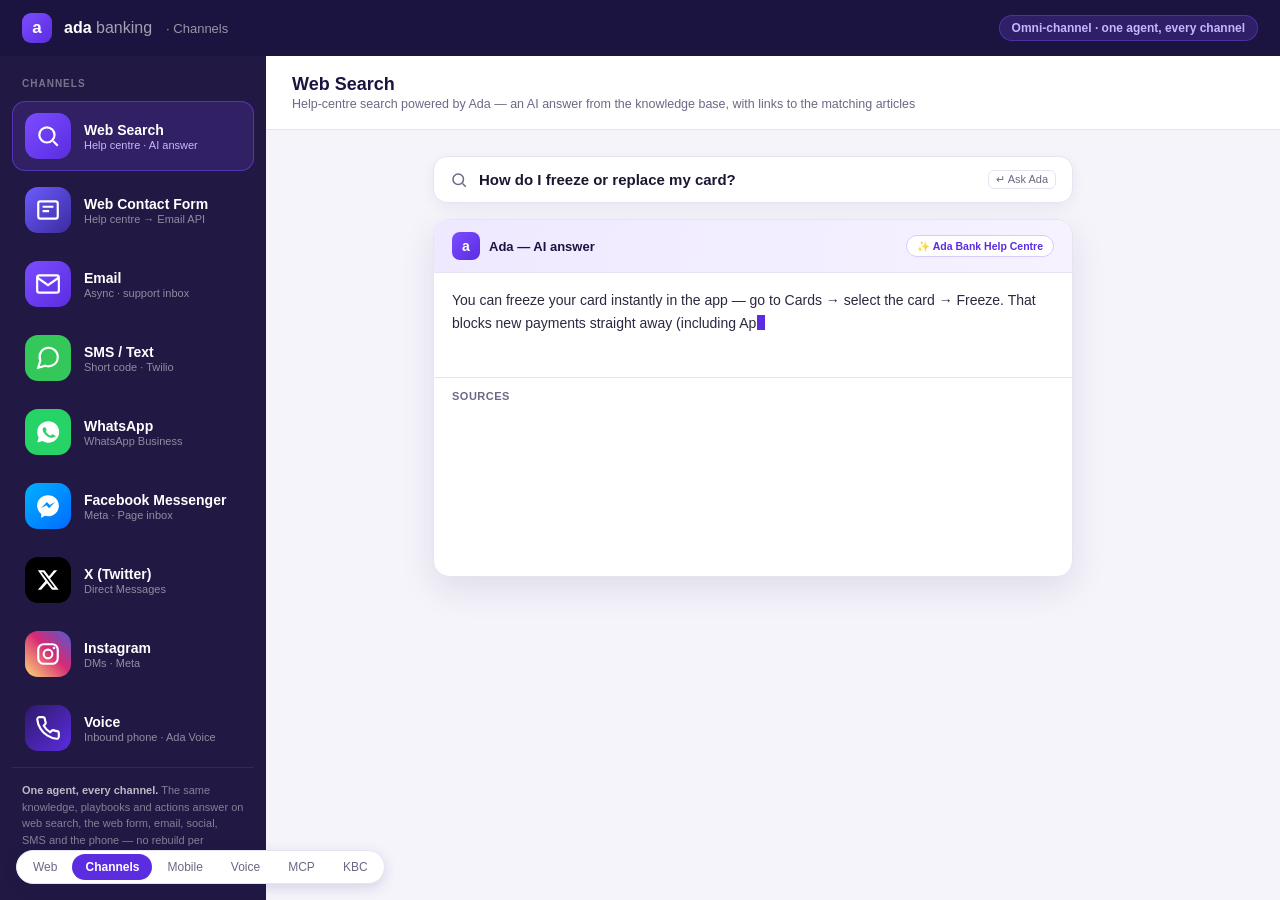
<file: channels.html>
<!DOCTYPE html>
<html lang="en-GB">
<head>
<meta charset="UTF-8">
<meta name="viewport" content="width=device-width, initial-scale=1.0">
<script id="basefix">document.write('<base href="'+(function(){var p=location.pathname;return /\.[a-z0-9]+$/i.test(p)?p.replace(/[^\/]*$/,''):(p.slice(-1)==='/'?p:p+'/');})()+'">');</script>
<link rel="stylesheet" href="site.css">
<title>Ada Bank — Channels (omni-channel)</title>
<style>
  *{margin:0;padding:0;box-sizing:border-box}
  
  body{font-family:-apple-system,BlinkMacSystemFont,'Segoe UI',Roboto,Arial,sans-serif;background:var(--bg);color:var(--ink);height:100vh;display:flex;flex-direction:column;overflow:hidden}

  /* view switcher */
  /* top bar */
  .top{background:var(--brand-navy);height:56px;display:flex;align-items:center;gap:12px;padding:0 22px;flex-shrink:0}
  .mark{width:30px;height:30px;border-radius:9px;background:linear-gradient(135deg,var(--brand-2),var(--brand));display:flex;align-items:center;justify-content:center;font-weight:800;font-size:17px;color:#fff}
  .top .logo{color:#fff;font-size:16px;font-weight:700}
  .top .logo span{font-weight:400;color:rgba(255,255,255,.6)}
  .top .crumb{color:rgba(255,255,255,.55);font-size:13px;margin-left:2px}
  .top .badge{margin-left:auto;font-size:12px;color:#c7b6ff;background:rgba(123,77,255,.2);border:1px solid rgba(123,77,255,.4);padding:5px 12px;border-radius:999px;font-weight:600}

  .layout{display:flex;flex:1;overflow:hidden}

  /* ===== channel rail ===== */
  .rail{width:266px;flex-shrink:0;background:#211843;overflow-y:auto;padding:16px 12px 64px;display:flex;flex-direction:column;gap:4px}
  .rail-label{color:rgba(255,255,255,.4);font-size:10px;font-weight:700;letter-spacing:1px;text-transform:uppercase;padding:6px 10px 8px}
  .ms-item{display:flex;align-items:center;gap:13px;padding:11px 12px;border-radius:13px;cursor:pointer;transition:background .15s;border:1px solid transparent}
  .ms-item:hover{background:rgba(255,255,255,.06)}
  .ms-item.on{background:rgba(123,77,255,.18);border-color:rgba(123,77,255,.5)}
  .ms-ico{width:46px;height:46px;border-radius:13px;flex:0 0 auto;display:flex;align-items:center;justify-content:center}
  .ms-ico svg{width:26px;height:26px}
  .ms-tt{flex:1}
  .ms-tt .n{color:#fff;font-size:14px;font-weight:600}
  .ms-tt .d{color:rgba(255,255,255,.5);font-size:11px;margin-top:1px}
  .ms-item.on .ms-tt .d{color:#c7b6ff}
  .rail-foot{margin-top:auto;padding:14px 10px 6px;color:rgba(255,255,255,.45);font-size:11px;line-height:1.5;border-top:1px solid rgba(255,255,255,.08)}
  .rail-foot b{color:rgba(255,255,255,.7)}

  /* icon tile colors */
  .t-email{background:linear-gradient(135deg,var(--brand-2),var(--brand))}
  .t-sms{background:var(--sms)}
  .t-wa{background:var(--wa)}
  .t-msgr{background:linear-gradient(135deg,#00B2FF,#006AFF)}
  .t-ig{background:linear-gradient(45deg,var(--ig1),var(--ig2) 55%,var(--ig3))}
  .t-apple{background:#0b0b0f}
  .t-tg{background:var(--tg)}
  .t-x{background:#000}

  /* ===== stage ===== */
  .stage{flex:1;display:flex;flex-direction:column;overflow:hidden}
  .stagehead{padding:18px 26px;border-bottom:1px solid var(--line);background:#fff;flex-shrink:0}
  .stagehead .h{font-size:18px;font-weight:700;color:var(--brand-navy)}
  .stagehead .t{font-size:12.5px;color:var(--muted);margin-top:2px}
  .canvas{flex:1;overflow-y:auto;padding:26px;display:flex;justify-content:center;align-items:flex-start}
  .ms-panel{display:none;width:100%;max-width:460px}
  .ms-panel.show{display:block}
  .ms-panel.wide{max-width:680px}

  /* generic chat window */
  .cw{background:#fff;border:1px solid var(--line);border-radius:16px;overflow:hidden;box-shadow:0 12px 34px rgba(30,15,70,.12);display:flex;flex-direction:column;height:600px;max-height:calc(100vh - 170px)}
  .cw-head{display:flex;align-items:center;gap:11px;padding:12px 15px;flex:0 0 auto;color:#fff}
  .cw-av{width:38px;height:38px;border-radius:50%;display:flex;align-items:center;justify-content:center;font-weight:800;font-size:15px;flex:0 0 auto}
  .cw-ht{flex:1;line-height:1.25}
  .cw-ht .n{font-size:14px;font-weight:700}
  .cw-ht .s{font-size:11.5px;opacity:.8}
  .cw-body{flex:1;overflow-y:auto;padding:16px 14px;display:flex;flex-direction:column;gap:8px}
  .cw-date{align-self:center;font-size:11px;padding:3px 10px;border-radius:8px;margin:2px 0 6px;opacity:.75}
  .b{max-width:78%;padding:8px 11px;font-size:13.5px;line-height:1.4;border-radius:14px;position:relative}
  .b .tm{display:block;font-size:9.5px;opacity:.6;margin-top:3px;text-align:right}
  .in{align-self:flex-start}
  .out{align-self:flex-end}
  .cw-input{display:flex;align-items:center;gap:9px;padding:10px 13px;border-top:1px solid rgba(0,0,0,.07);flex:0 0 auto;background:#fafafa}
  .cw-input .box{flex:1;background:#fff;border:1px solid var(--line);border-radius:999px;padding:9px 14px;font-size:13px;color:#9a97ad}
  .cw-input .snd{width:34px;height:34px;border-radius:50%;display:flex;align-items:center;justify-content:center;color:#fff;flex:0 0 auto}
  .cw-input .snd svg{width:15px;height:15px}

  /* WhatsApp */
  .wa .cw-head{background:var(--wa-dk)} .wa .cw-av{background:#128C7E;color:#fff}
  .wa .cw-body{background:#e5ddd5}
  .wa .cw-date{background:#fff;color:#54656f}
  .wa .in{background:#fff;color:#111;border-top-left-radius:3px}
  .wa .out{background:#d9fdd3;color:#111;border-top-right-radius:3px}
  .wa .out .tm::after{content:" ✓✓";color:#53bdeb}
  .wa .snd{background:var(--wa)}

  /* Messenger */
  .msgr .cw-head{background:#fff;color:#111;border-bottom:1px solid var(--line)} .msgr .cw-av{background:linear-gradient(135deg,#00B2FF,#006AFF);color:#fff}
  .msgr .cw-ht .s{color:#65676b}
  .msgr .cw-body{background:#fff}
  .msgr .in{background:#f0f0f0;color:#111;border-bottom-left-radius:4px}
  .msgr .out{background:var(--msgr);color:#fff;border-bottom-right-radius:4px}
  .msgr .snd{background:var(--msgr)}

  /* Instagram */
  .ig .cw-head{background:#fff;color:#111;border-bottom:1px solid var(--line)}
  .ig .cw-av{background:linear-gradient(45deg,var(--ig1),var(--ig2) 55%,var(--ig3));color:#fff;position:relative}
  .ig .cw-ht .s{color:#8e8e8e}
  .ig .cw-body{background:#fff}
  .ig .in{background:#efefef;color:#111;border-radius:18px}
  .ig .out{background:linear-gradient(45deg,#a033ff,#d62976);color:#fff;border-radius:18px}
  .ig .snd{background:#d62976}

  /* SMS */
  .sms .cw-head{background:#f6f6f6;color:#111;border-bottom:1px solid var(--line)} .sms .cw-av{background:#8e8e93;color:#fff}
  .sms .cw-ht .s{color:#8e8e93}
  .sms .cw-body{background:#fff}
  .sms .in{background:#e9e9eb;color:#111;border-radius:17px}
  .sms .out{background:var(--sms);color:#fff;border-radius:17px}
  .sms .snd{background:var(--sms)}

  /* Apple Messages for Business */
  .apple .cw-head{background:#f6f6f6;color:#111;border-bottom:1px solid var(--line)} .apple .cw-av{background:#0b0b0f;color:#fff}
  .apple .cw-ht .s{color:#8e8e93}
  .apple .cw-body{background:#fff}
  .apple .in{background:#e9e9eb;color:#111;border-radius:17px}
  .apple .out{background:var(--imsg);color:#fff;border-radius:17px}
  .apple .snd{background:var(--imsg)}
  .picker{align-self:flex-start;background:#fff;border:1px solid var(--line);border-radius:14px;padding:6px;max-width:80%;box-shadow:0 2px 8px rgba(0,0,0,.06)}
  .picker .p-h{font-size:11px;color:var(--muted);padding:5px 8px 6px;font-weight:600}
  .picker .opt{display:flex;justify-content:space-between;align-items:center;padding:9px 10px;border-radius:9px;font-size:13px;cursor:default}
  .picker .opt:hover{background:#f4f2fb}
  .picker .opt.sel{background:#eafaf1;color:#0a7d33;font-weight:600}
  .picker .opt+.opt{border-top:1px solid var(--line)}

  /* Telegram */
  .tg .cw-head{background:var(--tg)} .tg .cw-av{background:#fff;color:var(--tg)}
  .tg .cw-body{background:#cfe3f0}
  .tg .cw-date{background:rgba(255,255,255,.7);color:#4a6572}
  .tg .in{background:#fff;color:#111;border-top-left-radius:3px}
  .tg .out{background:#eeffde;color:#111;border-top-right-radius:3px}
  .tg .out .tm::after{content:" ✓✓";color:#4fae4e}
  .tg .snd{background:var(--tg)}

  /* X (Twitter) — dark */
  .x .cw{background:#15202b;border-color:#2f3b47}
  .x .cw-head{background:#15202b;color:#fff;border-bottom:1px solid #2f3b47} .x .cw-av{background:#1d9bf0;color:#fff}
  .x .cw-ht .s{color:#8899a6}
  .x .cw-body{background:#15202b}
  .x .in{background:#273340;color:#fff;border-radius:18px}
  .x .out{background:#1d9bf0;color:#fff;border-radius:18px}
  .x .cw-input{background:#1c2732;border-top-color:#2f3b47}
  .x .cw-input .box{background:#253341;border-color:#38444d;color:#8899a6}
  .x .snd{background:#1d9bf0}

  /* Email */
  .mail{background:#fff;border:1px solid var(--line);border-radius:16px;overflow:hidden;box-shadow:0 12px 34px rgba(30,15,70,.12)}
  .mail-sub{padding:16px 20px 6px;font-size:18px;font-weight:700;color:var(--brand-navy)}
  .mail-tag{display:inline-block;font-size:11px;font-weight:600;color:var(--brand);background:#EFE9FF;border-radius:6px;padding:2px 8px;margin:0 20px 12px}
  .mail-msg{padding:14px 20px;border-top:1px solid var(--line)}
  .mail-hd{display:flex;align-items:center;gap:11px;margin-bottom:10px}
  .mail-av{width:38px;height:38px;border-radius:50%;display:flex;align-items:center;justify-content:center;font-weight:700;font-size:14px;color:#fff;flex:0 0 auto;background:#8e8e93}
  .mail-av.ada{background:linear-gradient(135deg,var(--brand-2),var(--brand))}
  .mail-who{flex:1;line-height:1.3}
  .mail-who .nm{font-size:13.5px;font-weight:700;color:var(--ink)}
  .mail-who .ad{font-size:11.5px;color:var(--muted)}
  .mail-time{font-size:11.5px;color:var(--muted)}
  .mail-body{font-size:13.5px;line-height:1.6;color:#2b2840}
  .mail-body p{margin:0 0 11px}
  .mail-sig{margin-top:6px;padding-top:11px;border-top:1px solid var(--line);font-size:12.5px;color:var(--muted);line-height:1.5}
  .mail-sig b{color:var(--brand-navy)}
  .mail-chip{display:inline-flex;align-items:center;gap:6px;background:#f4f2fb;border:1px solid var(--line);border-radius:9px;padding:8px 12px;font-size:12.5px;color:var(--brand-navy);font-weight:600;margin:4px 0 2px}

  /* icon tiles for new channels */
  .t-web{background:linear-gradient(135deg,#6D5BFF,#3A2B9E)}
  .t-voice{background:linear-gradient(135deg,#2E1A6B,var(--brand))}

  /* web contact form */
  .form-card{background:#fff;border:1px solid var(--line);border-radius:16px;box-shadow:0 12px 34px rgba(30,15,70,.12);overflow:hidden}
  .form-top{background:var(--brand-navy);color:#fff;padding:16px 20px;display:flex;align-items:center;gap:11px}
  .form-top .mark{width:34px;height:34px;border-radius:9px;font-size:18px}
  .form-top .n{font-size:15px;font-weight:800}.form-top .s{font-size:11.5px;color:rgba(255,255,255,.65)}
  .form-in{padding:18px 20px}
  .fg{margin-bottom:13px}
  .fg label{display:block;font-size:11.5px;font-weight:700;color:var(--muted);text-transform:uppercase;letter-spacing:.4px;margin-bottom:5px}
  .fg .fld{border:1px solid var(--line);border-radius:9px;padding:10px 12px;font-size:13.5px;color:var(--ink);background:#faf9ff}
  .fg .fld.sel{display:flex;justify-content:space-between;align-items:center}
  .fg .fld.ta{min-height:64px;color:#2b2840;line-height:1.5}
  .fg .fld.sel svg{width:15px;height:15px;color:var(--muted)}
  .form-send{width:100%;background:var(--brand);color:#fff;border:0;border-radius:10px;padding:12px;font-size:14px;font-weight:800;cursor:pointer;margin-top:4px}
  .form-send:hover{background:var(--brand-dk)}
  .sent{background:#e9fbf1;border:1px solid #bff0d4;border-radius:10px;padding:11px 14px;font-size:13px;color:#0a7d3f;font-weight:600;display:flex;align-items:center;gap:8px;margin-top:6px}
  .api-flow{margin-top:16px;background:#14121f;border-radius:14px;overflow:hidden}
  .api-flow .h{color:#fff;font-size:12px;font-weight:700;padding:12px 16px 6px;display:flex;align-items:center;gap:8px}
  .api-flow .h .tag{background:var(--brand);color:#fff;font-size:10px;padding:2px 8px;border-radius:999px;font-weight:800}
  .api-flow pre{margin:0;padding:4px 16px 16px;color:#d8d2ea;font-family:'SF Mono',Menlo,Consolas,monospace;font-size:11.5px;line-height:1.6;overflow-x:auto}
  .api-flow .cmt{color:#8a82a8}.api-flow .kw{color:#b9aaff}.api-flow .str{color:#d7cdff}

  /* voice */
  .voice .cw-head{background:linear-gradient(135deg,#2a1a5e,var(--brand-navy));align-items:center}
  .voice .cw-av{background:linear-gradient(135deg,var(--brand-2),var(--brand))}
  .voice .call-meta{margin-left:auto;text-align:right}
  .voice .call-meta .dur{font-size:12.5px;font-weight:700;color:#fff}
  .voice .call-meta .live{font-size:10px;color:#c7b6ff;font-weight:800;display:flex;align-items:center;gap:4px;justify-content:flex-end;margin-top:2px;text-transform:uppercase;letter-spacing:.5px}
  .voice .call-meta .live::before{content:"";width:6px;height:6px;border-radius:50%;background:#7B4DFF;display:inline-block;animation:vpulse 1.4s infinite}
  @keyframes vpulse{0%,100%{opacity:1}50%{opacity:.3}}
  .voice .wave{display:flex;align-items:center;justify-content:center;gap:3px;height:34px;background:var(--brand-navy);flex:0 0 auto}
  .voice .wave i{width:3px;height:6px;border-radius:2px;background:#9a7bff;animation:vwave 1.1s ease-in-out infinite}
  @keyframes vwave{0%,100%{height:5px;opacity:.5}50%{height:22px;opacity:1}}
  .voice .cw-body{background:#f6f7fb}
  .voice .vturn{display:flex;flex-direction:column;max-width:86%}
  .voice .vturn.caller{align-self:flex-end;align-items:flex-end}
  .voice .vturn.agent{align-self:flex-start;align-items:flex-start}
  .voice .vspk{font-size:10px;font-weight:800;text-transform:uppercase;letter-spacing:.5px;color:var(--muted);margin:0 5px 3px;display:flex;align-items:center;gap:5px}
  .voice .vbubble{padding:9px 12px;font-size:13.5px;line-height:1.45;border-radius:14px}
  .voice .caller .vbubble{background:var(--brand);color:#fff;border-bottom-right-radius:4px}
  .voice .agent .vbubble{background:#fff;border:1px solid var(--line);color:var(--ink);border-bottom-left-radius:4px}
  .voice .vsys{align-self:center;font-size:11.5px;color:#5B2CE0;background:#EFE9FF;border:1px solid #d8ccff;border-radius:999px;padding:4px 12px;display:flex;align-items:center;gap:6px;font-weight:700;text-align:center}
  .voice .vctl{display:flex;align-items:center;justify-content:center;gap:18px;padding:12px;border-top:1px solid rgba(0,0,0,.07);background:#fafafa;flex:0 0 auto}
  .voice .vbtn{width:42px;height:42px;border-radius:50%;display:flex;align-items:center;justify-content:center;background:#EFE9FF;color:var(--brand-dk)}
  .voice .vbtn svg{width:19px;height:19px}
  .voice .vbtn.end{background:#E5484D;color:#fff}
  /* web search (Ada-powered help centre) */
  .t-search{background:linear-gradient(135deg,var(--brand-2),var(--brand))}
  .ws-wrap{max-width:640px;width:100%}
  .ws-bar{display:flex;align-items:center;gap:11px;background:#fff;border:1px solid var(--line);border-radius:14px;padding:13px 16px;box-shadow:0 4px 14px rgba(30,15,70,.06)}
  .ws-bar svg{width:18px;height:18px;color:var(--muted);flex:0 0 auto}
  .ws-bar .q{flex:1;font-size:15px;color:var(--ink);font-weight:600}
  .ws-bar .k{font-size:11px;color:var(--muted);border:1px solid var(--line);border-radius:6px;padding:2px 7px;white-space:nowrap}
  .ws-ai{margin-top:16px;background:#fff;border:1px solid var(--line);border-radius:16px;overflow:hidden;box-shadow:0 12px 34px rgba(30,15,70,.10)}
  .ws-ai-head{display:flex;align-items:center;gap:9px;padding:12px 18px;border-bottom:1px solid var(--line);background:linear-gradient(100deg,#efe9ff,#f6f2ff)}
  .ws-ai-head .av{width:28px;height:28px;border-radius:8px;background:linear-gradient(135deg,var(--brand-2),var(--brand));display:flex;align-items:center;justify-content:center;color:#fff;font-weight:800;font-size:14px}
  .ws-ai-head .t{font-size:13px;font-weight:700;color:var(--brand-navy)}
  .ws-ai-head .b{margin-left:auto;font-size:10.5px;font-weight:700;color:var(--brand);background:#fff;border:1px solid #d8ccff;border-radius:999px;padding:3px 10px}
  .ws-ans{padding:16px 18px;font-size:14px;line-height:1.62;color:#2b2840;min-height:104px}
  .ws-ans .cursor{display:inline-block;width:8px;height:15px;background:var(--brand);vertical-align:-2px;margin-left:1px;animation:wsblink 1s step-end infinite}
  @keyframes wsblink{50%{opacity:0}}
  .ws-src{border-top:1px solid var(--line);padding:12px 18px 16px}
  .ws-src .h{font-size:11px;font-weight:700;text-transform:uppercase;letter-spacing:.5px;color:var(--muted);margin-bottom:6px}
  .ws-art{display:flex;align-items:center;gap:11px;padding:10px 0;border-bottom:1px solid var(--line);opacity:0;transform:translateY(5px);transition:opacity .3s,transform .3s}
  .ws-art:last-child{border-bottom:none}
  .ws-art.show{opacity:1;transform:none}
  .ws-art .ic{width:30px;height:30px;border-radius:8px;background:#EFE9FF;display:flex;align-items:center;justify-content:center;flex:0 0 auto;font-size:15px}
  .ws-art .ti{font-size:13px;font-weight:600;color:var(--brand-navy)}
  .ws-art .ti span{display:block;font-size:11.5px;color:var(--muted);font-weight:400;margin-top:1px}
  .ws-art .go{margin-left:auto;color:var(--brand);font-weight:700;font-size:16px}

  /* ===== animated email thread ===== */
  .email-wrap{width:100%;max-width:640px;display:flex;flex-direction:column}
  .email-hdr{text-align:center;margin-bottom:22px}
  .email-hdr h2{font-size:19px;font-weight:800;color:var(--brand-navy);margin-bottom:6px;letter-spacing:-.3px}
  .email-hdr .meta{font-size:11.5px;color:var(--muted);display:flex;justify-content:center;flex-wrap:wrap;gap:6px 16px}
  .email-hdr .meta span{display:flex;align-items:center;gap:5px}
  .em{display:flex;flex-direction:column;max-width:88%;margin-bottom:22px;opacity:0;transform:translateY(16px);transition:opacity .55s cubic-bezier(.22,1,.36,1),transform .55s cubic-bezier(.22,1,.36,1)}
  .em.visible{opacity:1;transform:none}
  .em.from-customer{align-self:flex-start;margin-right:auto}
  .em.from-ada{align-self:flex-end;margin-left:auto}
  .em-card{border-radius:14px;overflow:hidden;box-shadow:0 6px 22px rgba(30,15,70,.12);background:#fff;border:1px solid var(--line)}
  .em.from-ada .em-card{border-color:#d8ccff}
  .ab-email-header{background:linear-gradient(135deg,var(--brand-2) 0%,var(--brand) 55%,var(--brand-navy) 100%);padding:14px 18px;display:flex;align-items:center;gap:13px;position:relative;overflow:hidden}
  .ab-email-header::before{content:'';position:absolute;top:-30px;right:-20px;width:120px;height:120px;border-radius:50%;border:2px solid rgba(255,255,255,.16)}
  .ab-logo-circle{width:42px;height:42px;border-radius:12px;background:rgba(255,255,255,.16);border:2px solid rgba(255,255,255,.5);display:flex;align-items:center;justify-content:center;flex-shrink:0;z-index:1;color:#fff;font-weight:800;font-size:20px}
  .ab-header-wm{z-index:1}
  .ab-header-brand{font-size:17px;font-weight:800;color:#fff;letter-spacing:-.4px;line-height:1}
  .ab-header-sub{font-size:9.5px;font-weight:600;letter-spacing:.14em;text-transform:uppercase;color:rgba(255,255,255,.8);margin-top:3px}
  .ab-header-support{margin-left:auto;font-size:10px;color:rgba(255,255,255,.85);font-weight:600;text-align:right;z-index:1;line-height:1.5}
  .em-hdr{padding:11px 16px;display:flex;align-items:center;gap:10px;background:#faf9fe;border-bottom:1px solid var(--line)}
  .em.from-ada .em-hdr{background:#f6f2ff}
  .em-av{width:34px;height:34px;border-radius:50%;display:flex;align-items:center;justify-content:center;font-size:13px;font-weight:800;flex-shrink:0}
  .em-av.user{background:var(--brand-navy);color:#fff}
  .em-av.ada{background:linear-gradient(135deg,var(--brand-2),var(--brand));color:#fff}
  .em-sender{flex:1}
  .em-from-name{font-size:12.5px;font-weight:700;color:var(--brand-navy)}
  .em-from-addr{font-size:10.5px;color:var(--muted)}
  .em-ts{font-size:10.5px;color:var(--muted);white-space:nowrap}
  .em-body{padding:15px 18px;font-size:13px;line-height:1.62;color:#2b2840}
  .em-body p{margin-bottom:10px}.em-body p:last-child{margin-bottom:0}
  .em-body b{color:var(--brand-navy);font-weight:700}
  .em-chip{display:inline-flex;align-items:center;gap:7px;background:#f4f2fb;border:1px solid var(--line);border-radius:9px;padding:8px 12px;font-size:12.5px;color:var(--brand-navy);font-weight:600;margin:2px 0}
  .em-tags{padding:0 18px 14px;display:flex;flex-wrap:wrap;gap:6px}
  .em-tag{display:inline-flex;align-items:center;gap:4px;padding:3px 9px;border-radius:20px;font-size:10px;font-weight:700}
  .em-tag.intent{background:#e8f1fb;color:#2e6db4;border:1px solid #c7ddf3}
  .em-tag.kb{background:#EFE9FF;color:var(--brand);border:1px solid #d8ccff}
  .em-tag.resolved{background:#eafaf1;color:#1a9e5f;border:1px solid #bff0d4}
  .em-label{font-size:10px;color:var(--muted);margin-top:6px;padding:0 4px}
  .em.from-ada .em-label{text-align:right}
  .typing-bubble{display:none;align-self:flex-end;margin-left:auto;margin-bottom:16px;padding:12px 18px;background:#fff;border:1px solid #d8ccff;border-radius:12px;align-items:center;gap:8px;font-size:11px;color:var(--muted);opacity:0;transition:opacity .3s}
  .typing-bubble.show{display:flex;opacity:1}
  @keyframes emTypeDot{0%,60%,100%{transform:translateY(0)}30%{transform:translateY(-4px)}}
  .typing-bubble i{display:inline-block;width:6px;height:6px;border-radius:50%;background:var(--brand);animation:emTypeDot 1.2s infinite}
  .typing-bubble i:nth-child(3){animation-delay:.2s}.typing-bubble i:nth-child(4){animation-delay:.4s}
  .replay-btn{align-self:center;margin-top:4px;padding:9px 22px;background:#fff;border:1px solid var(--brand);border-radius:20px;color:var(--brand);font-size:12px;font-weight:700;cursor:pointer;transition:background .15s;display:none;font-family:inherit}
  .replay-btn:hover{background:#f1eefb}
  .replay-btn.show{display:block}
</style>
</head>
<body>

<div class="top">
  <div class="mark">a</div>
  <div class="logo">ada<span> banking</span></div>
  <div class="crumb">· Channels</div>
  <div class="badge">Omni-channel · one agent, every channel</div>
</div>

<div class="layout">
  <!-- ===== channel rail ===== -->
  <aside class="rail">
    <div class="rail-label">Channels</div>

    <div class="ms-item on" data-ch="websearch" onclick="select('websearch')">
      <div class="ms-ico t-search"><svg viewBox="0 0 24 24" fill="none" stroke="#fff" stroke-width="2"><circle cx="11" cy="11" r="7"/><path d="M21 21l-4.3-4.3"/></svg></div>
      <div class="ms-tt"><div class="n">Web Search</div><div class="d">Help centre · AI answer</div></div>
    </div>

    <div class="ms-item" data-ch="webform" onclick="select('webform')">
      <div class="ms-ico t-web"><svg viewBox="0 0 24 24" fill="none" stroke="#fff" stroke-width="2"><rect x="3" y="4" width="18" height="16" rx="2"/><path d="M7 9h10M7 13h6"/></svg></div>
      <div class="ms-tt"><div class="n">Web Contact Form</div><div class="d">Help centre → Email API</div></div>
    </div>

    <div class="ms-item" data-ch="email" onclick="select('email')">
      <div class="ms-ico t-email"><svg viewBox="0 0 24 24" fill="none" stroke="#fff" stroke-width="2"><rect x="2" y="4" width="20" height="16" rx="2"/><path d="m2 6 10 7L22 6"/></svg></div>
      <div class="ms-tt"><div class="n">Email</div><div class="d">Async · support inbox</div></div>
    </div>

    <div class="ms-item" data-ch="sms" onclick="select('sms')">
      <div class="ms-ico t-sms"><svg viewBox="0 0 24 24" fill="none" stroke="#fff" stroke-width="2"><path d="M21 11.5a8.4 8.4 0 0 1-11.3 7.6L3 21l1.9-6.7A8.4 8.4 0 1 1 21 11.5z"/></svg></div>
      <div class="ms-tt"><div class="n">SMS / Text</div><div class="d">Short code · Twilio</div></div>
    </div>

    <div class="ms-item" data-ch="whatsapp" onclick="select('whatsapp')">
      <div class="ms-ico t-wa"><svg viewBox="0 0 24 24" fill="#fff"><path d="M12 2a10 10 0 0 0-8.6 15l-1.3 4.7 4.8-1.3A10 10 0 1 0 12 2zm5.6 14.2c-.2.6-1.2 1.2-1.7 1.2-.4 0-1 .1-3.3-.8-2.7-1.1-4.4-3.9-4.5-4.1-.1-.2-1-1.4-1-2.6s.6-1.8.9-2.1c.2-.2.5-.3.7-.3h.5c.2 0 .4 0 .6.5l.8 2c.1.2.1.4 0 .5l-.4.6c-.2.2-.3.4-.1.7.2.3.8 1.3 1.7 2.1 1.2 1 2 1.3 2.3 1.5.2.1.4.1.6-.1l.9-1c.2-.2.4-.2.6-.1l1.9.9c.3.2.5.3.6.4.1.3.1.9-.1 1.6z"/></svg></div>
      <div class="ms-tt"><div class="n">WhatsApp</div><div class="d">WhatsApp Business</div></div>
    </div>

    <div class="ms-item" data-ch="messenger" onclick="select('messenger')">
      <div class="ms-ico t-msgr"><svg viewBox="0 0 24 24" fill="#fff"><path d="M12 2C6.3 2 2 6.2 2 11.7c0 3 1.4 5.6 3.7 7.4V23l3.4-1.9c.9.3 1.9.4 2.9.4 5.7 0 10-4.2 10-9.8S17.7 2 12 2zm1 12.1-2.5-2.7-5 2.7 5.5-5.8 2.6 2.7 4.9-2.7-5.5 5.8z"/></svg></div>
      <div class="ms-tt"><div class="n">Facebook Messenger</div><div class="d">Meta · Page inbox</div></div>
    </div>

    <div class="ms-item" data-ch="x" onclick="select('x')">
      <div class="ms-ico t-x"><svg viewBox="0 0 24 24" fill="#fff"><path d="M17.5 3h3l-6.6 7.5L21.8 21h-6l-4.7-6.1L5.7 21H2.6l7-8L2.6 3h6.1l4.2 5.6L17.5 3zm-1 16h1.7L7.6 4.8H5.8L16.5 19z"/></svg></div>
      <div class="ms-tt"><div class="n">X (Twitter)</div><div class="d">Direct Messages</div></div>
    </div>

    <div class="ms-item" data-ch="instagram" onclick="select('instagram')">
      <div class="ms-ico t-ig"><svg viewBox="0 0 24 24" fill="none" stroke="#fff" stroke-width="2"><rect x="3" y="3" width="18" height="18" rx="5"/><circle cx="12" cy="12" r="4"/><circle cx="17.5" cy="6.5" r="1.2" fill="#fff" stroke="none"/></svg></div>
      <div class="ms-tt"><div class="n">Instagram</div><div class="d">DMs · Meta</div></div>
    </div>

    <div class="ms-item" data-ch="voice" onclick="select('voice')">
      <div class="ms-ico t-voice"><svg viewBox="0 0 24 24" fill="none" stroke="#fff" stroke-width="2"><path d="M22 16.92v3a2 2 0 0 1-2.18 2 19.79 19.79 0 0 1-8.63-3.07 19.5 19.5 0 0 1-6-6 19.79 19.79 0 0 1-3.07-8.67A2 2 0 0 1 4.11 2h3a2 2 0 0 1 2 1.72c.13.96.36 1.9.7 2.81a2 2 0 0 1-.45 2.11L8.09 9.91a16 16 0 0 0 6 6l1.27-1.27a2 2 0 0 1 2.11-.45c.9.34 1.85.57 2.81.7A2 2 0 0 1 22 16.92z"/></svg></div>
      <div class="ms-tt"><div class="n">Voice</div><div class="d">Inbound phone · Ada Voice</div></div>
    </div>

    <div class="rail-foot">
      <b>One agent, every channel.</b> The same knowledge, playbooks and actions answer on web search, the web form, email, social, SMS and the phone — no rebuild per channel. Live web &amp; in-app Chat are on the <b>Web</b> and <b>Mobile</b> tabs.
    </div>
  </aside>

  <!-- ===== stage ===== -->
  <main class="stage">
    <div class="stagehead">
      <div class="h" id="stageName">Web Search</div>
      <div class="t" id="stageTag">Help-centre search powered by Ada — an AI answer from the knowledge base, with links to the matching articles</div>
    </div>
    <div class="canvas">

      <!-- WEB SEARCH (Ada-powered help centre) -->
      <div class="ms-panel wide show" data-ch="websearch">
        <div class="ws-wrap">
          <div class="ws-bar">
            <svg viewBox="0 0 24 24" fill="none" stroke="currentColor" stroke-width="2"><circle cx="11" cy="11" r="7"/><path d="M21 21l-4.3-4.3"/></svg>
            <div class="q">How do I freeze or replace my card?</div>
            <span class="k">↵ Ask Ada</span>
          </div>
          <div class="ws-ai">
            <div class="ws-ai-head"><div class="av">a</div><div class="t">Ada — AI answer</div><div class="b">✨ Ada Bank Help Centre</div></div>
            <div class="ws-ans" id="wsAns"></div>
            <div class="ws-src">
              <div class="h">Sources</div>
              <div class="ws-art"><div class="ic">🔒</div><div class="ti">Freezing and unfreezing your card<span>Cards &amp; payments · 2 min read</span></div><div class="go">›</div></div>
              <div class="ws-art"><div class="ic">🚫</div><div class="ti">Reporting a lost or stolen card<span>Security · 3 min read</span></div><div class="go">›</div></div>
              <div class="ws-art"><div class="ic">💳</div><div class="ti">Ordering a replacement card<span>Cards &amp; payments · 2 min read</span></div><div class="go">›</div></div>
            </div>
          </div>
        </div>
      </div>

      <!-- WEB CONTACT FORM -->
      <div class="ms-panel wide" data-ch="webform">
        <div class="form-card">
          <div class="form-top"><div class="mark">a</div><div><div class="n">Ada Bank · Help centre — Contact us</div><div class="s">We usually reply within a few minutes</div></div></div>
          <div class="form-in">
            <div class="fg"><label>Full name</label><div class="fld">Richard Kirk</div></div>
            <div class="fg"><label>Email address</label><div class="fld">richard.kirk@gmail.com</div></div>
            <div class="fg"><label>What do you need help with?</label><div class="fld sel">Statements &amp; documents <svg viewBox="0 0 24 24" fill="none" stroke="currentColor" stroke-width="2"><path d="M6 9l6 6 6-6"/></svg></div></div>
            <div class="fg"><label>Customer / account number</label><div class="fld">ADA-4471</div></div>
            <div class="fg"><label>Message</label><div class="fld ta">Could you send me a copy of my June statement for my Everyday Current account? I need it for a mortgage application. Thanks, Richard</div></div>
            <button class="form-send">Send message</button>
            <div class="sent"><svg width="16" height="16" viewBox="0 0 24 24" fill="none" stroke="#0a7d3f" stroke-width="2.4"><path d="M20 6 9 17l-5-5"/></svg> Sent — Ada is drafting a reply to your inbox…</div>
          </div>
          <div class="api-flow">
            <div class="h"><span class="tag">SE</span> How the form reaches Ada</div>
<pre><span class="cmt">// Contact form submit → Ada Email API creates a conversation</span>
POST https://demo-rkirk-fintech.ada.support<span class="kw">/api/v2/conversations/email</span>
{
  <span class="str">"from"</span>: <span class="str">"richard.kirk@gmail.com"</span>,
  <span class="str">"subject"</span>: <span class="str">"Statements &amp; documents · ADA-4471"</span>,
  <span class="str">"body"</span>: <span class="str">"Could you send me a copy of my June statement…"</span>,
  <span class="str">"metadata"</span>: { <span class="str">"customer_id"</span>: <span class="str">"ADA-4471"</span>, <span class="str">"account"</span>: <span class="str">"Everyday Current"</span>, <span class="str">"market"</span>: <span class="str">"UK"</span> }
}
<span class="cmt">// Ada runs the Statements playbook and emails the PDF back ↓ (see Email tab)</span></pre>
          </div>
        </div>
      </div>

      <!-- EMAIL (animated inbound → Ada reply thread) -->
      <div class="ms-panel wide" data-ch="email">
        <div class="email-wrap">
          <div class="email-hdr">
            <h2>Copy of my June statement</h2>
            <div class="meta"><span>📥 support@adabank.com</span><span>⚡ Ada replied in 46s</span><span>✓ Auto-resolved</span></div>
          </div>

          <div class="em from-customer" id="em1">
            <div class="em-card">
              <div class="em-hdr">
                <div class="em-av user">RK</div>
                <div class="em-sender"><div class="em-from-name">Richard Kirk</div><div class="em-from-addr">richard.kirk@gmail.com → support@adabank.com</div></div>
                <div class="em-ts">09:02</div>
              </div>
              <div class="em-body"><p>Hi, could you send me a copy of my <b>June statement</b> for my Everyday Current account? I need it for a mortgage application. Thanks, Richard</p></div>
            </div>
            <div class="em-label">Inbound email</div>
          </div>

          <div class="typing-bubble" id="emType"><b style="color:var(--brand)">Ada</b> is drafting a reply <i></i><i></i><i></i></div>

          <div class="em from-ada" id="em2">
            <div class="em-card">
              <div class="ab-email-header">
                <div class="ab-logo-circle">a</div>
                <div class="ab-header-wm"><div class="ab-header-brand">Ada Bank</div><div class="ab-header-sub">Customer Care · Powered by Ada</div></div>
                <div class="ab-header-support">Available 24/7<br>adabank.com/help</div>
              </div>
              <div class="em-hdr">
                <div class="em-av ada">a</div>
                <div class="em-sender"><div class="em-from-name">Ada Bank Customer Care</div><div class="em-from-addr">support@adabank.com → richard.kirk@gmail.com</div></div>
                <div class="em-ts">09:03</div>
              </div>
              <div class="em-body">
                <p>Hi Richard,</p>
                <p>Happy to help. I've matched your email to your <b>Everyday Current account (•••• 4471)</b> and generated your <b>June 2026 statement</b>:</p>
                <div class="em-chip">📄 Statement_Jun2026_ADA-4471.pdf · 118&nbsp;KB</div>
                <p>You can also download it any time from <b>Statements</b> in the app. For a mortgage, lenders usually ask for the last 3 months — reply and I'll send April and May too.</p>
                <p>Is there anything else I can help with?</p>
              </div>
              <div class="em-tags">
                <span class="em-tag intent">◆ Intent · Statement request</span>
                <span class="em-tag kb">📚 KB · Statements &amp; documents</span>
                <span class="em-tag resolved">✓ Auto-resolved</span>
              </div>
            </div>
            <div class="em-label">Ada reply · sent from support@adabank.com</div>
          </div>

          <button class="replay-btn" id="emReplay" onclick="startEmailAnim()">↻ Replay</button>
        </div>
      </div>

      <!-- SMS -->
      <div class="ms-panel sms" data-ch="sms">
        <div class="cw">
          <div class="cw-head"><div class="cw-av">AB</div><div class="cw-ht"><div class="n">Ada Bank</div><div class="s">Text message · 60420</div></div></div>
          <div class="cw-body">
            <div class="cw-date">Today 11:02</div>
            <div class="b out">I'd like to book a branch appointment<span class="tm">11:02</span></div>
            <div class="b in">Happy to help, Richard. Here are the next available slots at your nearest branch (King's Road):<br>1) Tomorrow 10:00<br>2) Tomorrow 14:30<br>3) Friday 11:00<br>Reply with a number.<span class="tm">11:02</span></div>
            <div class="b out">3<span class="tm">11:03</span></div>
            <div class="b in">Booked ✅ Friday 11:00 at Ada Bank, King's Road. We've sent you a reminder. See you then!<span class="tm">11:03</span></div>
          </div>
          <div class="cw-input"><div class="box">Text message</div><div class="snd"><svg viewBox="0 0 24 24" fill="none" stroke="#fff" stroke-width="2.4"><path d="M12 19V5M5 12l7-7 7 7"/></svg></div></div>
        </div>
      </div>

      <!-- WHATSAPP -->
      <div class="ms-panel wa" data-ch="whatsapp">
        <div class="cw">
          <div class="cw-head"><div class="cw-av">a</div><div class="cw-ht"><div class="n">Ada Bank</div><div class="s">online · Business account</div></div></div>
          <div class="cw-body">
            <div class="cw-date">TODAY</div>
            <div class="b out">Hi — has my salary gone in yet? 😅<span class="tm">08:58</span></div>
            <div class="b in">Morning Richard! 👋 Yes — <b>£3,120.00</b> from Acme Ltd landed at 07:14 today.<span class="tm">08:58</span></div>
            <div class="b in">Your Everyday Current balance is now <b>£18,751.53</b>. Anything else I can help with?<span class="tm">08:58</span></div>
            <div class="b out">Perfect, thanks! 🙌<span class="tm">08:59</span></div>
            <div class="b in">Anytime 😊<span class="tm">08:59</span></div>
          </div>
          <div class="cw-input"><div class="box">Type a message</div><div class="snd"><svg viewBox="0 0 24 24" fill="none" stroke="#fff" stroke-width="2"><path d="M22 2 11 13M22 2l-7 20-4-9-9-4 20-7z"/></svg></div></div>
        </div>
      </div>

      <!-- MESSENGER -->
      <div class="ms-panel msgr" data-ch="messenger">
        <div class="cw">
          <div class="cw-head"><div class="cw-av">a</div><div class="cw-ht"><div class="n">Ada Bank</div><div class="s">Typically replies instantly</div></div></div>
          <div class="cw-body">
            <div class="b out">I think I've lost my card 😳<span class="tm">18:20</span></div>
            <div class="b in">No worries, Richard — I can sort that right now. I've <b>frozen your Ada Credit Card ending 8820</b> so it can't be used.<span class="tm">18:20</span></div>
            <div class="b in">Would you like me to post a replacement? It arrives in 3–5 working days.<span class="tm">18:20</span></div>
            <div class="b out">Yes please<span class="tm">18:21</span></div>
            <div class="b in">Done ✅ A new card is on its way to your address on file. If you find the old one, just unfreeze it in the app.<span class="tm">18:21</span></div>
          </div>
          <div class="cw-input"><div class="box">Aa</div><div class="snd"><svg viewBox="0 0 24 24" fill="none" stroke="#fff" stroke-width="2"><path d="M22 2 11 13M22 2l-7 20-4-9-9-4 20-7z"/></svg></div></div>
        </div>
      </div>

      <!-- INSTAGRAM -->
      <div class="ms-panel ig" data-ch="instagram">
        <div class="cw">
          <div class="cw-head"><div class="cw-av">a</div><div class="cw-ht"><div class="n">adabanking</div><div class="s">Instagram · Direct</div></div></div>
          <div class="cw-body">
            <div class="b out">Saw your post about savings — what rate can I actually get? 👀<span class="tm">20:11</span></div>
            <div class="b in">Great question! Our <b>Fixed Rate Bonds</b> are currently <b>4.40% AER</b> (1yr), <b>4.25%</b> (2yr) and <b>4.15%</b> (3yr) — guaranteed for the whole term.<span class="tm">20:11</span></div>
            <div class="b in">Want me to open one for you? I can do it right here or in the app. 💜<span class="tm">20:11</span></div>
            <div class="b out">Maybe later — thanks!<span class="tm">20:12</span></div>
          </div>
          <div class="cw-input"><div class="box">Message…</div><div class="snd"><svg viewBox="0 0 24 24" fill="none" stroke="#fff" stroke-width="2"><path d="M22 2 11 13M22 2l-7 20-4-9-9-4 20-7z"/></svg></div></div>
        </div>
      </div>

      <!-- X (TWITTER) -->
      <div class="ms-panel x" data-ch="x">
        <div class="cw">
          <div class="cw-head"><div class="cw-av">a</div><div class="cw-ht"><div class="n">Ada Bank</div><div class="s">@AdaBanking · Direct Message</div></div></div>
          <div class="cw-body">
            <div class="b out">Your app was down this morning, couldn't pay a bill 😤<span class="tm">09:15</span></div>
            <div class="b in">So sorry for the trouble, Richard. The app is fully back up now. If that payment is still pending I can make it for you right here — want me to?<span class="tm">09:15</span></div>
            <div class="b out">Yes — the £120 to British Gas<span class="tm">09:16</span></div>
            <div class="b in">Paid ✅ <b>£120.00</b> to British Gas, reference BG-4471. You're all set, and thanks for your patience. 💜<span class="tm">09:16</span></div>
          </div>
          <div class="cw-input"><div class="box">Start a message</div><div class="snd"><svg viewBox="0 0 24 24" fill="none" stroke="#fff" stroke-width="2"><path d="M22 2 11 13M22 2l-7 20-4-9-9-4 20-7z"/></svg></div></div>
        </div>
      </div>

      <!-- VOICE -->
      <div class="ms-panel voice" data-ch="voice">
        <div class="cw">
          <div class="cw-head">
            <div class="cw-av"><svg viewBox="0 0 24 24" fill="none" stroke="#fff" stroke-width="2"><path d="M22 16.92v3a2 2 0 0 1-2.18 2 19.79 19.79 0 0 1-8.63-3.07 19.5 19.5 0 0 1-6-6 19.79 19.79 0 0 1-3.07-8.67A2 2 0 0 1 4.11 2h3a2 2 0 0 1 2 1.72c.13.96.36 1.9.7 2.81a2 2 0 0 1-.45 2.11L8.09 9.91a16 16 0 0 0 6 6l1.27-1.27a2 2 0 0 1 2.11-.45c.9.34 1.85.57 2.81.7A2 2 0 0 1 22 16.92z"/></svg></div>
            <div class="cw-ht"><div class="n">Ada Bank Voice</div><div class="s">Inbound call · +44 20 4577 0091</div></div>
            <div class="call-meta"><div class="dur">01:12</div><div class="live">live</div></div>
          </div>
          <div class="wave"><i style="animation-delay:0s"></i><i style="animation-delay:.1s"></i><i style="animation-delay:.25s"></i><i style="animation-delay:.05s"></i><i style="animation-delay:.4s"></i><i style="animation-delay:.15s"></i><i style="animation-delay:.5s"></i><i style="animation-delay:.2s"></i><i style="animation-delay:.35s"></i><i style="animation-delay:.08s"></i><i style="animation-delay:.45s"></i><i style="animation-delay:.3s"></i><i style="animation-delay:.12s"></i><i style="animation-delay:.42s"></i><i style="animation-delay:.22s"></i><i style="animation-delay:.02s"></i><i style="animation-delay:.38s"></i><i style="animation-delay:.18s"></i><i style="animation-delay:.48s"></i><i style="animation-delay:.28s"></i><i style="animation-delay:.1s"></i><i style="animation-delay:.33s"></i><i style="animation-delay:.06s"></i><i style="animation-delay:.44s"></i><i style="animation-delay:.16s"></i><i style="animation-delay:.5s"></i><i style="animation-delay:.24s"></i><i style="animation-delay:.36s"></i></div>
          <div class="cw-body">
            <div class="vsys">📞 Call connected · Ada Voice answered in 1 ring</div>
            <div class="vturn agent"><div class="vspk">🔊 Ada Bank Voice</div><div class="vbubble">Thanks for calling Ada Bank — I'm the AI assistant. How can I help today?</div></div>
            <div class="vturn caller"><div class="vspk">🎙️ Richard</div><div class="vbubble">My card's just been declined — I'm in Lisbon trying to pay for dinner and it's really embarrassing.</div></div>
            <div class="vturn agent"><div class="vspk">🔊 Ada Bank Voice</div><div class="vbubble">I'm sorry about that, Richard — let's sort it quickly. Can I take the last four digits of the card and the name on the account?</div></div>
            <div class="vturn caller"><div class="vspk">🎙️ Richard</div><div class="vbubble">Ending four-four-seven-one, Richard Kirk.</div></div>
            <div class="vsys">🔎 Verifying caller · card ••••4471 · fraud &amp; location check</div>
            <div class="vturn agent"><div class="vspk">🔊 Ada Bank Voice</div><div class="vbubble">Thank you — you're verified. I can see the Lisbon payment was stopped by our fraud system because there's no travel note on your account. It's a genuine transaction, so I've <b>cleared the block</b> and added a <b>travel note for Portugal for the next 14 days</b>.</div></div>
            <div class="vturn agent"><div class="vspk">🔊 Ada Bank Voice</div><div class="vbubble">Please try the payment again now — it should go straight through. Anything else while I'm on the line?</div></div>
            <div class="vturn caller"><div class="vspk">🎙️ Richard</div><div class="vbubble">Let me try… yes, it worked! Brilliant, thank you.</div></div>
            <div class="vturn agent"><div class="vspk">🔊 Ada Bank Voice</div><div class="vbubble">Wonderful. I've texted you a confirmation too. Enjoy your evening in Lisbon and safe travels. Goodbye. 👋</div></div>
          </div>
          <div class="vctl">
            <div class="vbtn" title="Mute"><svg viewBox="0 0 24 24" fill="none" stroke="currentColor" stroke-width="2"><path d="M12 1a3 3 0 0 0-3 3v8a3 3 0 0 0 6 0V4a3 3 0 0 0-3-3z"/><path d="M19 10v2a7 7 0 0 1-14 0v-2M12 19v4"/></svg></div>
            <div class="vbtn" title="Keypad"><svg viewBox="0 0 24 24" fill="currentColor"><circle cx="5" cy="6" r="1.6"/><circle cx="12" cy="6" r="1.6"/><circle cx="19" cy="6" r="1.6"/><circle cx="5" cy="12" r="1.6"/><circle cx="12" cy="12" r="1.6"/><circle cx="19" cy="12" r="1.6"/><circle cx="5" cy="18" r="1.6"/><circle cx="12" cy="18" r="1.6"/><circle cx="19" cy="18" r="1.6"/></svg></div>
            <div class="vbtn end" title="End call"><svg viewBox="0 0 24 24" fill="currentColor"><path d="M21 15.46l-5.27-.61-2.52 2.52a15.05 15.05 0 0 1-6.59-6.59l2.53-2.53L8.54 3H3.03C2.45 13.18 10.82 21.55 21 20.97v-5.51z" transform="rotate(135 12 12)"/></svg></div>
          </div>
        </div>
      </div>

    </div>
  </main>
</div>

<script>
  var CH = {
    websearch:{name:"Web Search", tag:"Help-centre search powered by Ada — an AI answer from the knowledge base, with links to the matching articles"},
    webform:{name:"Web Contact Form", tag:"Help-centre contact form → Ada Email API → reply from support@adabank.com"},
    email:{name:"Email", tag:"Asynchronous · Ada replies from support@adabank.com — in reply to the web form"},
    sms:{name:"SMS / Text", tag:"Short code 60420 · delivered via Twilio"},
    whatsapp:{name:"WhatsApp", tag:"WhatsApp Business"},
    messenger:{name:"Facebook Messenger", tag:"Meta · connected to your Facebook Page"},
    instagram:{name:"Instagram", tag:"Instagram Direct Messages · Meta"},
    x:{name:"X (Twitter)", tag:"X Direct Messages · @AdaBanking"},
    voice:{name:"Voice", tag:"Inbound phone call · card declined abroad resolved by Ada Voice — same agent, knowledge & actions"}
  };
  function select(ch){
    document.querySelectorAll('.ms-item').forEach(function(i){ i.classList.toggle('on', i.dataset.ch===ch); });
    document.querySelectorAll('.ms-panel').forEach(function(p){ p.classList.toggle('show', p.dataset.ch===ch); });
    document.getElementById('stageName').textContent = CH[ch].name;
    document.getElementById('stageTag').textContent = CH[ch].tag;
    if(ch==='websearch') wsRun();
    if(ch==='email') startEmailAnim();
  }

  // Email — animated inbound → Ada-reply thread (reveal on a timed schedule)
  var emTimers=[];
  var EM_SCHEDULE=[
    {id:'em1',a:'show',d:250},
    {id:'emType',a:'show',d:1150},
    {id:'emType',a:'hide',d:2650},
    {id:'em2',a:'show',d:2700},
    {id:'emReplay',a:'show',d:3600}
  ];
  function resetEmailAnim(){
    emTimers.forEach(function(t){clearTimeout(t);}); emTimers=[];
    document.querySelectorAll('[data-ch="email"] .em').forEach(function(e){e.classList.remove('visible');});
    var t=document.getElementById('emType'); if(t)t.classList.remove('show');
    var r=document.getElementById('emReplay'); if(r)r.classList.remove('show');
  }
  function startEmailAnim(){
    resetEmailAnim();
    EM_SCHEDULE.forEach(function(st){
      emTimers.push(setTimeout(function(){
        var e=document.getElementById(st.id); if(!e) return;
        if(st.a==='show'){ e.classList.add(e.classList.contains('em')?'visible':'show'); e.scrollIntoView({behavior:'smooth',block:'nearest'}); }
        else { e.classList.remove('show'); }
      }, st.d));
    });
  }

  // Web Search — Ada types an AI answer from the KB, then reveals the source articles
  var WS_HTML="You can freeze your card instantly in the app — go to <b>Cards → select the card → Freeze</b>. That blocks new payments straight away (including Apple/Google Pay), and you can unfreeze whenever you like. If your card is <b>lost or stolen</b>, choose <b>Report lost or stolen</b> instead: we'll cancel it and post a replacement, which arrives in <b>3–5 working days</b>. Your Direct Debits and standing orders keep running throughout.";
  var WS_PLAIN=WS_HTML.replace(/<[^>]+>/g,"");
  var wsTimer=null;
  function wsRun(){
    var el=document.getElementById('wsAns'); if(!el) return;
    if(wsTimer){clearTimeout(wsTimer);wsTimer=null;}
    document.querySelectorAll('.ws-art').forEach(function(a){a.classList.remove('show');});
    el.innerHTML='<span></span><span class="cursor"></span>';
    var span=el.firstChild, i=0;
    (function tick(){
      span.textContent=WS_PLAIN.slice(0,i);
      if(i<WS_PLAIN.length){ i+=2; wsTimer=setTimeout(tick,14); }
      else{ el.innerHTML=WS_HTML;
        document.querySelectorAll('.ws-art').forEach(function(a,k){ setTimeout(function(){a.classList.add('show');}, 200*(k+1)); });
      }
    })();
  }
  wsRun();
</script>
  <script src="nav.js" defer></script>
</body>
</html>
</file>
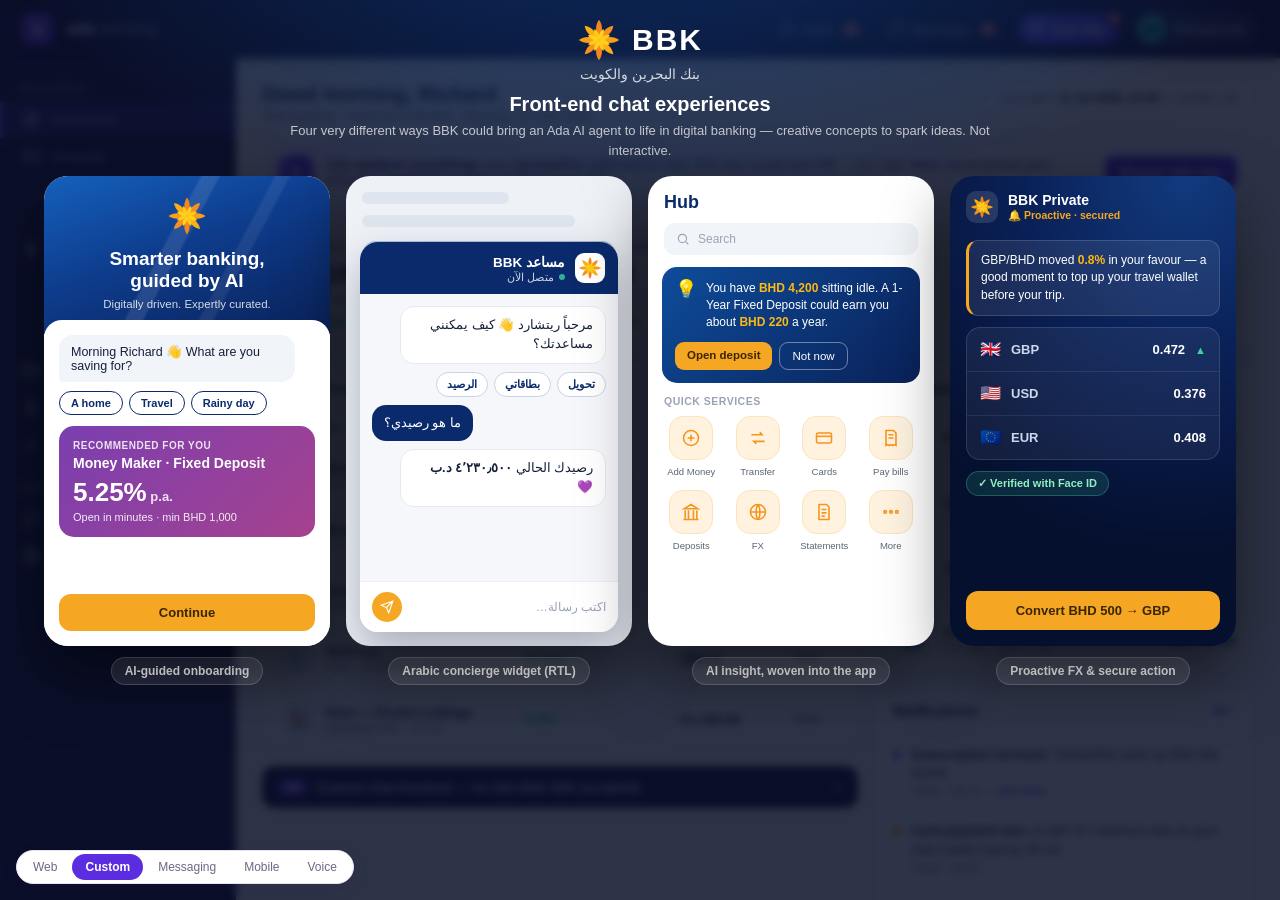
<file: custom-bkk.html>
<!DOCTYPE html>
<html lang="en-GB">
<head>
<meta charset="UTF-8">
<meta name="viewport" content="width=device-width, initial-scale=1.0">
<title>Ada Banking — Online Banking</title>
<style>
  *{margin:0;padding:0;box-sizing:border-box}
  :root{
    --brand:#5B2CE0; --brand-2:#7B4DFF; --brand-dk:#2E1A6B; --brand-navy:#1c1440;
    --pos:#12B76A; --neg:#E5484D; --warn:#E08600;
    --bg:#F5F4FB; --white:#fff; --ink:#1A1730; --muted:#6c6885; --line:#E7E4F2;
    --sidebar-w:236px;
  }
  body{font-family:-apple-system,BlinkMacSystemFont,'Segoe UI',Roboto,Arial,sans-serif;
       background:var(--bg);color:var(--ink);font-size:14px;height:100vh;display:flex;flex-direction:column;overflow:hidden}

  /* view switcher */
  .viewswitch{position:fixed;bottom:16px;left:16px;z-index:60;display:flex;gap:2px;background:#fff;border:1px solid var(--line);border-radius:999px;padding:3px;box-shadow:0 4px 14px rgba(40,20,90,.12)}
  .viewswitch a{font-size:12px;color:var(--muted);text-decoration:none;padding:6px 13px;border-radius:999px}
  .viewswitch a.on{background:var(--brand);color:#fff;font-weight:600}

  /* top nav */
  .top-nav{background:var(--brand-navy);height:58px;display:flex;align-items:center;justify-content:space-between;padding:0 22px;flex-shrink:0;z-index:100;box-shadow:0 2px 10px rgba(20,10,50,.3)}
  .nav-left{display:flex;align-items:center;gap:12px}
  .mark{width:32px;height:32px;border-radius:9px;background:linear-gradient(135deg,var(--brand-2),var(--brand));display:flex;align-items:center;justify-content:center;font-weight:800;font-size:18px;color:#fff}
  .logo-text{color:#fff;font-size:17px;font-weight:700;letter-spacing:-.2px}
  .logo-text span{font-weight:400;color:rgba(255,255,255,.6)}
  .nav-right{display:flex;align-items:center;gap:14px}
  .nav-icon-btn{background:none;border:none;color:rgba(255,255,255,.8);cursor:pointer;display:flex;align-items:center;gap:6px;font-size:13px;padding:6px 8px;border-radius:6px;transition:background .15s}
  .nav-icon-btn:hover{background:rgba(255,255,255,.1);color:#fff}
  .notif-badge{background:var(--neg);color:#fff;font-size:10px;font-weight:700;border-radius:10px;padding:1px 6px;margin-left:2px}
  .ada-nav-btn{display:flex;align-items:center;gap:7px;background:linear-gradient(135deg,var(--brand-2),var(--brand));border:none;border-radius:20px;color:#fff;font-size:13px;font-weight:600;padding:7px 15px 7px 11px;cursor:pointer;position:relative;transition:box-shadow .15s,transform .1s}
  .ada-nav-btn:hover{box-shadow:0 3px 14px rgba(123,77,255,.55)}
  .ada-nav-btn:active{transform:translateY(1px)}
  .ada-nav-btn svg{width:16px;height:16px}
  .ada-nav-badge{position:absolute;top:-4px;right:-4px;width:17px;height:17px;border-radius:50%;background:var(--neg);border:2px solid var(--brand-navy);font-size:9px;color:#fff;font-weight:700;display:flex;align-items:center;justify-content:center}
  .user-pill{display:flex;align-items:center;gap:8px;background:rgba(255,255,255,.1);border-radius:20px;padding:5px 13px 5px 5px;cursor:pointer}
  .user-avatar{width:28px;height:28px;border-radius:50%;background:linear-gradient(135deg,#3ad0b0,#22a58b);color:#04211a;display:flex;align-items:center;justify-content:center;font-size:11px;font-weight:700}
  .user-name{color:#fff;font-size:13px;font-weight:500}

  .main-layout{display:flex;flex:1;overflow:hidden}

  /* sidebar */
  .sidebar{width:var(--sidebar-w);background:#211843;flex-shrink:0;overflow-y:auto;padding:14px 0}
  .sidebar-label{color:rgba(255,255,255,.4);font-size:10px;font-weight:700;letter-spacing:1px;text-transform:uppercase;padding:12px 20px 6px}
  .sidebar-item{display:flex;align-items:center;gap:11px;padding:10px 20px;color:rgba(255,255,255,.78);cursor:pointer;transition:all .15s;border-left:3px solid transparent;font-size:13.5px}
  .sidebar-item:hover{background:rgba(255,255,255,.07);color:#fff}
  .sidebar-item.active{background:rgba(123,77,255,.2);color:#c7b6ff;border-left-color:var(--brand-2)}
  .sidebar-item svg{width:17px;height:17px;flex-shrink:0}
  .sidebar-badge{margin-left:auto;background:var(--neg);color:#fff;font-size:10px;font-weight:700;border-radius:10px;padding:1px 7px}
  .sidebar-badge.violet{background:var(--brand-2)}
  .sidebar-sub{padding:7px 20px 7px 47px;color:rgba(255,255,255,.55);cursor:pointer;font-size:12.5px;transition:color .15s}
  .sidebar-sub:hover{color:rgba(255,255,255,.85)}

  /* content */
  .content{flex:1;overflow-y:auto;padding:24px 26px}
  .page-header{display:flex;align-items:flex-start;justify-content:space-between;margin-bottom:18px}
  .page-title{font-size:21px;font-weight:700;color:var(--brand-navy)}
  .page-subtitle{color:var(--muted);font-size:13px;margin-top:2px}
  .last-login{background:#fff;border:1px solid var(--line);border-radius:8px;padding:8px 14px;font-size:12px;color:var(--muted);text-align:right}
  .last-login strong{color:var(--ink)}

  /* proactive banner */
  .proactive-banner{background:linear-gradient(100deg,#efe9ff,#f6f2ff);border:1px solid #d8ccff;border-radius:12px;padding:13px 16px;margin-bottom:20px;display:flex;align-items:center;gap:13px}
  .pb-mark{width:34px;height:34px;border-radius:10px;background:linear-gradient(135deg,var(--brand-2),var(--brand));flex:0 0 auto;display:flex;align-items:center;justify-content:center;color:#fff;font-weight:800;font-size:16px;box-shadow:0 3px 10px rgba(91,44,224,.4)}
  .pb-text{flex:1;font-size:13.5px;color:#33265f}
  .pb-text strong{font-weight:700}
  .pb-cta{background:var(--brand);color:#fff;border:none;border-radius:8px;padding:9px 15px;font-size:13px;font-weight:600;cursor:pointer;white-space:nowrap;transition:background .15s}
  .pb-cta:hover{background:var(--brand-dk)}

  /* stat cards */
  .stats-row{display:grid;grid-template-columns:repeat(4,1fr);gap:16px;margin-bottom:18px}
  .stat-card{background:#fff;border-radius:12px;padding:17px 19px;border:1px solid var(--line);transition:box-shadow .2s}
  .stat-card:hover{box-shadow:0 6px 18px rgba(40,20,90,.08)}
  .stat-label{font-size:11.5px;color:var(--muted);font-weight:600;text-transform:uppercase;letter-spacing:.5px;margin-bottom:8px}
  .stat-value{font-size:23px;font-weight:800;color:var(--brand-navy);letter-spacing:-.4px}
  .stat-sub{font-size:12px;color:var(--muted);margin-top:4px}
  .stat-chip{display:inline-block;font-size:11px;font-weight:600;border-radius:12px;padding:2px 9px;margin-top:8px}
  .chip-green{background:#E5F8EF;color:var(--pos)}
  .chip-amber{background:#FDF1DC;color:var(--warn)}
  .chip-violet{background:#EFE9FF;color:var(--brand)}
  /* mini progress */
  .goalbar{height:7px;border-radius:5px;background:#ece8f7;margin-top:10px;overflow:hidden}
  .goalbar > i{display:block;height:100%;width:65%;background:linear-gradient(90deg,var(--brand-2),var(--brand))}

  .two-col{display:grid;grid-template-columns:1fr 380px;gap:16px}
  .panel{background:#fff;border-radius:12px;border:1px solid var(--line);overflow:hidden}
  .panel-header{display:flex;align-items:center;justify-content:space-between;padding:14px 18px;border-bottom:1px solid var(--line)}
  .panel-title{font-size:14px;font-weight:700;color:var(--brand-navy)}
  .panel-action{font-size:12.5px;color:var(--brand);cursor:pointer;font-weight:600}
  .panel-action:hover{text-decoration:underline}

  /* transactions table */
  .tx-table{width:100%;border-collapse:collapse}
  .tx-table th{text-align:left;padding:10px 18px;font-size:11px;color:var(--muted);font-weight:700;text-transform:uppercase;letter-spacing:.5px;background:#FBFAFE;border-bottom:1px solid var(--line)}
  .tx-table td{padding:13px 18px;border-bottom:1px solid var(--line);font-size:13px;vertical-align:middle}
  .tx-table tr:last-child td{border-bottom:none}
  .tx-table tr:hover td{background:#FAF8FE}
  .tx-merchant{display:flex;align-items:center;gap:11px}
  .tx-ic{width:34px;height:34px;border-radius:10px;display:flex;align-items:center;justify-content:center;font-size:16px;background:#f1eefb}
  .tx-name{font-weight:600}
  .tx-meta{font-size:11.5px;color:var(--muted);margin-top:1px}
  .amt-out{font-weight:700}
  .amt-in{font-weight:700;color:var(--pos)}
  .flag-row td{background:#FBF7FF !important}
  .flag-row:hover td{background:#F3ECFF !important}
  .pill{display:inline-flex;align-items:center;gap:5px;font-size:11.5px;font-weight:600;border-radius:12px;padding:3px 10px}
  .pill::before{content:'';width:6px;height:6px;border-radius:50%}
  .pill-violet{background:#EFE9FF;color:var(--brand)}
  .pill-violet::before{background:var(--brand-2)}
  .pill-green{background:#E5F8EF;color:var(--pos)}
  .pill-green::before{background:var(--pos)}
  .btn-sm{font-size:12px;font-weight:600;border-radius:6px;padding:6px 12px;cursor:pointer;border:1px solid var(--line);background:#fff;color:var(--muted)}
  .btn-sm:hover{border-color:var(--brand);color:var(--brand)}

  /* accounts panel */
  .account-row{display:flex;align-items:center;gap:12px;padding:13px 18px;border-bottom:1px solid var(--line);cursor:pointer;transition:background .15s}
  .account-row:last-child{border-bottom:none}
  .account-row:hover{background:#FAF8FE}
  .account-ic{width:38px;height:38px;border-radius:11px;display:flex;align-items:center;justify-content:center;font-size:17px;flex:0 0 auto}
  .ic-cur{background:#EFE9FF}.ic-sav{background:#E5F8EF}.ic-cc{background:#FDECEC}.ic-joint{background:#FDF1DC}
  .account-name{font-weight:600;font-size:13.5px}
  .account-num{font-size:11.5px;color:var(--muted);margin-top:2px}
  .account-balance{margin-left:auto;text-align:right}
  .balance-amount{font-size:15px;font-weight:700;color:var(--brand-navy)}
  .balance-avail{font-size:11.5px;color:var(--muted);margin-top:2px}
  .neg{color:var(--neg)}

  /* notifications panel */
  .alert-item{display:flex;align-items:flex-start;gap:10px;padding:12px 18px;border-bottom:1px solid var(--line)}
  .alert-item:last-child{border-bottom:none}
  .alert-dot{width:8px;height:8px;border-radius:50%;flex-shrink:0;margin-top:5px}
  .dot-violet{background:var(--brand-2)}.dot-amber{background:var(--warn)}.dot-red{background:var(--neg)}
  .alert-text{font-size:13px;line-height:1.4}
  .alert-time{font-size:11.5px;color:var(--muted);margin-top:3px}
  .ask-ada{color:var(--brand);cursor:pointer;font-weight:600}
  .ask-ada:hover{text-decoration:underline}

  /* developer / frontend-api callout */
  .dev-callout{margin-top:16px;background:#1c1440;border-radius:12px;overflow:hidden;border:1px solid #2c2258}
  .dev-head{display:flex;align-items:center;justify-content:space-between;padding:12px 16px;cursor:pointer}
  .dev-head .dt{color:#fff;font-size:13px;font-weight:700;display:flex;align-items:center;gap:8px}
  .dev-head .dt .tag{background:linear-gradient(135deg,var(--brand-2),var(--brand));font-size:10px;padding:2px 8px;border-radius:999px;font-weight:700}
  .dev-head .chev{color:#8f88bf;transition:transform .2s}
  .dev-callout.open .chev{transform:rotate(180deg)}
  .dev-body{max-height:0;overflow:hidden;transition:max-height .3s ease}
  .dev-callout.open .dev-body{max-height:640px}
  .dev-body pre{margin:0;padding:14px 16px 18px;color:#d7d1f5;font-family:'SF Mono',Menlo,Consolas,monospace;font-size:12px;line-height:1.6;overflow-x:auto}
  .dev-body .cmt{color:#7d76b0}
  .dev-body .kw{color:#c7b6ff}
  .dev-body .str{color:#8ce0b8}

  /* proactive toast (bottom-right) */
  .toast{position:fixed;right:22px;bottom:66px;z-index:70;width:320px;background:#fff;border-radius:14px;box-shadow:0 18px 44px rgba(30,15,70,.28);border:1px solid #ece8f7;
         padding:14px 15px;display:flex;gap:11px;align-items:flex-start;transform:translateY(24px);opacity:0;pointer-events:none;transition:transform .35s cubic-bezier(.34,1.3,.5,1),opacity .3s}
  .toast.show{transform:translateY(0);opacity:1;pointer-events:auto}
  .toast .tav{width:34px;height:34px;border-radius:10px;background:linear-gradient(135deg,var(--brand-2),var(--brand));flex:0 0 auto;display:flex;align-items:center;justify-content:center;color:#fff;font-weight:800}
  .toast .tt{flex:1}
  .toast .tn{font-size:12px;font-weight:700;color:var(--brand-dk)}
  .toast .tm{font-size:13px;color:#37335a;line-height:1.4;margin-top:2px}
  .toast .tcta{margin-top:9px;background:var(--brand);color:#fff;border:0;border-radius:8px;padding:7px 12px;font-size:12.5px;font-weight:600;cursor:pointer}
  .toast .tx-close{position:absolute;top:9px;right:11px;background:none;border:0;color:#b6b3c7;cursor:pointer;font-size:16px;line-height:1}

  @media(max-width:1080px){.stats-row{grid-template-columns:repeat(2,1fr)}.two-col{grid-template-columns:1fr}}

  /* ===== BBK front-end chat concepts (navy + orange) ===== */
  :root{--navy:#0A2A6B;--navy2:#0E4C9A;--blue:#1560BD;--orange:#F5A623;--orange2:#F7941D;--yellow:#FDB913}
  .viewswitch{z-index:300}
  .bx-overlay{position:fixed;inset:0;z-index:200;overflow:auto;
    background:radial-gradient(1100px 560px at 50% -14%, rgba(21,96,189,.42), transparent 60%), rgba(6,14,36,.84);
    backdrop-filter:blur(4px);-webkit-backdrop-filter:blur(4px);
    display:flex;flex-direction:column;align-items:center;padding:18px 24px 52px}
  .bx-intro{text-align:center;color:#fff;margin-bottom:16px;display:flex;flex-direction:column;align-items:center}
  .bx-logo{display:flex;align-items:center;gap:11px}
  .bx-logo .fl{width:44px;height:44px}
  .bx-logo .wm{font-size:30px;font-weight:800;letter-spacing:2px;color:#fff}
  .bx-ar{font-size:14px;color:rgba(255,255,255,.8);margin-top:4px;direction:rtl}
  .bx-intro h1{font-size:20px;font-weight:800;margin:11px 0 5px}
  .bx-intro p{font-size:13px;color:rgba(255,255,255,.72);line-height:1.5;max-width:720px}
  .bx-grid{display:flex;gap:16px;justify-content:center;flex-wrap:wrap;width:100%;max-width:1240px}
  .bx-slot{margin:0;display:flex;flex-direction:column;align-items:center;gap:11px}
  .bx-slot figcaption{color:#fff;font-size:12px;font-weight:600;background:rgba(255,255,255,.12);border:1px solid rgba(255,255,255,.20);padding:6px 13px;border-radius:999px;text-align:center}
  .fl use{}

  .card{width:286px;height:470px;border-radius:24px;overflow:hidden;position:relative;display:flex;flex-direction:column;background:#fff;font-size:12.8px;box-shadow:0 28px 64px rgba(0,0,0,.5)}

  /* Concept 1 · AI-guided onboarding (blue gradient hero + white sheet) */
  .c1-hero{position:relative;padding:20px 18px 24px;color:#fff;text-align:center;flex:0 0 auto;
    background:linear-gradient(160deg,#1560BD 0%,#0E3C8C 45%,#0A2158 100%)}
  .c1-hero::after{content:"";position:absolute;inset:0;pointer-events:none;
    background:linear-gradient(118deg,transparent 42%,rgba(255,255,255,.10) 43% 47%,transparent 48%),linear-gradient(118deg,transparent 62%,rgba(255,255,255,.07) 63% 66%,transparent 67%)}
  .c1-hero .fl{width:40px;height:40px;margin:0 auto 12px;display:block;position:relative;z-index:1}
  .c1-hero .h{font-size:19px;font-weight:800;line-height:1.15;position:relative;z-index:1}
  .c1-hero .sub{font-size:11.5px;color:rgba(255,255,255,.82);margin-top:6px;position:relative;z-index:1}
  .c1-sheet{flex:1;background:#fff;margin-top:-14px;border-radius:18px 18px 0 0;padding:15px;display:flex;flex-direction:column;gap:9px;position:relative;z-index:2}
  .c1-msg{align-self:flex-start;background:#f1f4f9;color:#16203C;border-radius:14px;border-bottom-left-radius:4px;padding:9px 12px;max-width:92%;font-size:12.5px}
  .c1-chips{display:flex;gap:6px;flex-wrap:wrap}
  .c1-chips span{font-size:11px;font-weight:600;color:var(--navy);border:1.4px solid var(--navy);border-radius:999px;padding:5px 11px}
  .rec{margin-top:2px;border-radius:15px;padding:14px;color:#fff;background:linear-gradient(135deg,#7A3FB0,#A6428E)}
  .rec .rec-b{font-size:10px;font-weight:700;letter-spacing:.5px;text-transform:uppercase;opacity:.85}
  .rec .rec-t{font-size:14px;font-weight:800;margin-top:4px}
  .rec .rec-r{font-size:26px;font-weight:800;margin:6px 0 0}
  .rec .rec-r span{font-size:13px;opacity:.85}
  .rec .rec-s{font-size:11px;opacity:.9;margin-top:3px}
  .c1-cta{margin-top:auto;text-align:center;background:var(--orange);color:#3a2600;font-weight:800;font-size:13px;padding:11px;border-radius:12px}

  /* Concept 2 · Arabic concierge widget over an app hint (light) */
  .c2{background:#eef1f6}
  .c2-appbg{position:absolute;inset:0;padding:16px}
  .c2-appbg .abar{height:12px;border-radius:6px;background:#dde3ee;margin-bottom:11px;opacity:.8}
  .c2-appbg .abar.w1{width:58%}.c2-appbg .abar.w2{width:84%}
  .c2-appbg .abar.big{height:66px;border-radius:14px;background:linear-gradient(135deg,#1560BD,#0A2158);opacity:.30;margin:14px 0}
  .c2-widget{position:absolute;left:14px;right:14px;top:66px;bottom:14px;background:#fff;border-radius:18px;box-shadow:0 20px 44px rgba(10,20,50,.30);display:flex;flex-direction:column;overflow:hidden}
  .c2-head{background:var(--navy);color:#fff;padding:11px 13px;display:flex;align-items:center;gap:10px}
  .c2-head .fl{width:30px;height:30px;background:#fff;border-radius:9px;padding:3px;flex:0 0 auto}
  .c2-head .n{font-size:13.5px;font-weight:700}
  .c2-head .s{font-size:10.5px;opacity:.8;display:flex;align-items:center;gap:5px;margin-top:1px}
  .c2-head .s i{width:6px;height:6px;border-radius:50%;background:#38d39f;display:inline-block}
  .c2-body{flex:1;padding:12px;display:flex;flex-direction:column;gap:8px;background:#f6f7fb}
  .bb2{max-width:88%;padding:9px 12px;border-radius:14px;font-size:12.5px;line-height:1.5}
  .bb2.bot{align-self:flex-start;background:#fff;border:1px solid #e6e9f0;color:#16203C}
  .bb2.user{align-self:flex-end;background:var(--navy);color:#fff}
  .chips2{display:flex;flex-wrap:wrap;gap:6px}
  .chips2 span{font-size:11px;font-weight:600;color:var(--navy);border:1.4px solid #c9d3e6;border-radius:999px;padding:5px 10px;background:#fff}
  .c2-input{display:flex;align-items:center;gap:8px;padding:10px 12px;border-top:1px solid #eceff5;background:#fff;color:#9aa3b5;font-size:12px}
  .c2-input span{flex:1}
  .c2-input .snd{width:30px;height:30px;border-radius:50%;background:var(--orange);display:flex;align-items:center;justify-content:center;flex:0 0 auto}
  .c2-input .snd svg{width:14px;height:14px}

  /* Concept 3 · AI insight woven into the app Hub (white + orange grid) */
  .c3{background:#fff}
  .c3-top{padding:16px 16px 8px}
  .c3-top .t{font-size:18px;font-weight:800;color:var(--navy)}
  .c3-search{margin-top:10px;background:#f1f4f9;border-radius:11px;padding:9px 12px;color:#9aa3b5;font-size:12px;display:flex;align-items:center;gap:8px}
  .c3-insight{margin:4px 14px 12px;border-radius:15px;padding:13px;background:linear-gradient(135deg,#0E4C9A,#0A2158);color:#fff}
  .c3-insight .ig{display:flex;gap:9px}
  .c3-insight .em{font-size:18px;line-height:1}
  .c3-insight .tx{font-size:12px;line-height:1.42}
  .c3-insight .tx b{color:var(--yellow)}
  .c3-insight .btns{display:flex;gap:7px;margin-top:11px}
  .c3-insight .prim{background:var(--orange);color:#3a2600;font-weight:700;font-size:11.5px;padding:7px 12px;border-radius:9px}
  .c3-insight .ghost{border:1px solid rgba(255,255,255,.4);color:#fff;font-size:11.5px;padding:7px 12px;border-radius:9px}
  .c3-gridlab{font-size:10.5px;font-weight:700;color:#9aa3b5;text-transform:uppercase;letter-spacing:.5px;padding:0 16px 9px}
  .c3-grid{padding:0 12px;display:grid;grid-template-columns:repeat(4,1fr);gap:13px 4px}
  .c3-cell{display:flex;flex-direction:column;align-items:center;gap:6px;text-align:center}
  .c3-cell .ic{width:44px;height:44px;border-radius:14px;background:#FFF3E0;border:1px solid #FCE3BE;display:flex;align-items:center;justify-content:center}
  .c3-cell .ic svg{width:20px;height:20px;stroke:var(--orange2);fill:none;stroke-width:1.9}
  .c3-cell .lab{font-size:9.5px;color:#5b6577;line-height:1.2}

  /* Concept 4 · Proactive FX + secure action (dark navy premium) */
  .c4{color:#fff;background:radial-gradient(120% 80% at 82% 0%, #123a7e 0%, #0A2158 46%, #050f2e 100%)}
  .c4-head{padding:15px 16px;display:flex;align-items:center;gap:10px;flex:0 0 auto}
  .c4-head .fl{width:32px;height:32px;background:rgba(255,255,255,.12);border-radius:10px;padding:4px;flex:0 0 auto}
  .c4-head .n{font-size:14px;font-weight:700}
  .c4-head .s{font-size:10.5px;color:var(--orange);font-weight:600;margin-top:1px}
  .c4-body{flex:1;padding:2px 16px 16px;display:flex;flex-direction:column;gap:11px}
  .c4-push{background:rgba(255,255,255,.08);border:1px solid rgba(255,255,255,.14);border-left:3px solid var(--orange);border-radius:12px;padding:11px 12px;font-size:12px;line-height:1.45}
  .c4-push b{color:var(--yellow)}
  .fx{background:rgba(255,255,255,.06);border:1px solid rgba(255,255,255,.12);border-radius:14px;overflow:hidden}
  .fx-row{display:flex;align-items:center;gap:10px;padding:11px 13px;font-size:13px;border-bottom:1px solid rgba(255,255,255,.08)}
  .fx-row:last-child{border-bottom:0}
  .fx-row .flag{font-size:17px}
  .fx-row .cur{flex:1;font-weight:600;color:#cdd7ee}
  .fx-row .rt{font-weight:800}
  .fx-row .up{color:#38d39f;font-size:11px;font-weight:700}
  .c4-verify{align-self:flex-start;font-size:11px;color:#8ff0c4;background:rgba(56,211,159,.14);border:1px solid rgba(56,211,159,.32);padding:5px 11px;border-radius:999px;font-weight:600}
  .c4-cta{margin-top:auto;text-align:center;background:var(--orange);color:#3a2600;font-weight:800;font-size:13px;padding:12px;border-radius:12px}

  /* ===== custom chat placeholder (web) ===== */
  .custom-launcher{position:fixed;right:22px;bottom:22px;z-index:80;width:60px;height:60px;border-radius:50%;
                   background:linear-gradient(135deg,var(--brand-2),var(--brand));border:0;cursor:pointer;
                   display:flex;align-items:center;justify-content:center;color:#fff;
                   box-shadow:0 10px 26px rgba(91,44,224,.5);transition:transform .15s,opacity .2s}
  .custom-launcher:hover{transform:translateY(-2px)}
  .custom-launcher.hidden{opacity:0;pointer-events:none;transform:scale(.6)}
  .custom-launcher svg{width:26px;height:26px}

  .custom-chat{position:fixed;right:22px;bottom:22px;z-index:81;width:380px;max-width:calc(100vw - 44px);
               height:560px;max-height:calc(100vh - 44px);
               background:#fff;border:1px solid var(--line);border-radius:18px;overflow:hidden;
               display:flex;flex-direction:column;box-shadow:0 24px 60px rgba(30,15,70,.34);
               transform:translateY(20px) scale(.98);opacity:0;pointer-events:none;transform-origin:bottom right;
               transition:transform .28s cubic-bezier(.32,1.02,.4,1),opacity .22s}
  .custom-chat.open{transform:translateY(0) scale(1);opacity:1;pointer-events:auto}
  .cc-head{background:var(--brand-navy);padding:15px 16px;display:flex;align-items:center;gap:11px;flex:0 0 auto}
  .cc-head .cc-av{width:36px;height:36px;border-radius:10px;background:linear-gradient(135deg,var(--brand-2),var(--brand));display:flex;align-items:center;justify-content:center;font-weight:800;color:#fff;font-size:16px}
  .cc-head .cc-t{flex:1;color:#fff}
  .cc-head .cc-t .n1{font-size:14px;font-weight:700}
  .cc-head .cc-t .n2{font-size:11.5px;color:rgba(255,255,255,.62);display:flex;align-items:center;gap:5px;margin-top:1px}
  .cc-head .cc-t .n2 i{width:7px;height:7px;border-radius:50%;background:#12B76A;display:inline-block}
  .cc-head .cc-x{background:rgba(255,255,255,.14);border:0;color:#fff;width:28px;height:28px;border-radius:50%;font-size:16px;cursor:pointer;line-height:1;flex:0 0 auto}
  .cc-head .cc-x:hover{background:rgba(255,255,255,.26)}
  .cc-body{flex:1;overflow-y:auto;padding:14px 14px 6px;display:flex;flex-direction:column;gap:9px;background:var(--bg)}
  .cc-body::-webkit-scrollbar{width:0}
  .ccmsg{max-width:86%;padding:9px 12px;border-radius:14px;font-size:13px;line-height:1.45}
  .ccbot{align-self:flex-start;background:#fff;border:1px solid var(--line);color:var(--ink);border-bottom-left-radius:4px}
  .ccuser{align-self:flex-end;background:linear-gradient(135deg,var(--brand-2),var(--brand));color:#fff;border-bottom-right-radius:4px}
  .cctyping{align-self:flex-start;background:#fff;border:1px solid var(--line);border-radius:14px;padding:11px 13px;display:flex;gap:4px}
  .cctyping span{width:6px;height:6px;border-radius:50%;background:#b9aaff;animation:ccblink 1.2s infinite}
  .cctyping span:nth-child(2){animation-delay:.2s}.cctyping span:nth-child(3){animation-delay:.4s}
  @keyframes ccblink{0%,60%,100%{opacity:.3}30%{opacity:1}}
  .ccblock{align-self:stretch;margin:2px 0}
  .cccards{display:flex;gap:10px;overflow-x:auto;padding:2px 2px 8px;scroll-snap-type:x mandatory;-webkit-overflow-scrolling:touch}
  .cccards::-webkit-scrollbar{height:0}
  .cccard{flex:0 0 166px;scroll-snap-align:start;background:#fff;border:1px solid var(--line);border-radius:14px;padding:13px;display:flex;flex-direction:column;box-shadow:0 2px 8px rgba(40,20,90,.05)}
  .cccard .sc-term{font-size:11px;font-weight:700;color:var(--brand);text-transform:uppercase;letter-spacing:.5px}
  .cccard .sc-name{font-size:13px;font-weight:700;color:var(--brand-navy);margin-top:1px}
  .cccard .sc-rate{font-size:25px;font-weight:800;color:var(--brand-navy);margin:8px 0 0;line-height:1}
  .cccard .sc-rate span{font-size:11px;font-weight:600;color:var(--muted);margin-left:4px}
  .cccard .sc-sub{font-size:11px;color:var(--muted);margin-top:3px}
  .cccard ul{list-style:none;margin:10px 0 12px;padding:0;flex:1}
  .cccard li{font-size:10.5px;color:#4a4760;padding:2px 0 2px 15px;position:relative;line-height:1.35}
  .cccard li::before{content:"\2713";position:absolute;left:0;color:var(--pos);font-weight:700}
  .cccard .sc-btn{background:linear-gradient(135deg,var(--brand-2),var(--brand));color:#fff;border:0;border-radius:9px;padding:9px;font-size:12.5px;font-weight:700;cursor:pointer;width:100%}
  .cccard .sc-btn:hover{filter:brightness(1.06)}
  .cc-chips{display:flex;flex-wrap:wrap;gap:7px;padding:6px 14px 2px;flex:0 0 auto;background:var(--bg)}
  .cc-chip{background:#fff;border:1.5px solid var(--brand);color:var(--brand);border-radius:999px;padding:7px 12px;font-size:12px;font-weight:600;cursor:pointer}
  .cc-chip:hover{background:#f1eefb}
  .cc-input{display:flex;gap:8px;padding:11px 12px;border-top:1px solid var(--line);flex:0 0 auto;background:#fff}
  .cc-input input{flex:1;border:1px solid var(--line);border-radius:999px;padding:10px 14px;font-size:13.5px;outline:none;background:#faf8fe;color:var(--ink)}
  .cc-input input:focus{border-color:var(--brand)}
  .cc-input button{background:var(--brand);border:0;color:#fff;border-radius:50%;width:40px;height:40px;cursor:pointer;flex:0 0 auto;display:flex;align-items:center;justify-content:center}
  .cc-input button:hover{background:var(--brand-dk)}
  .cc-foot{text-align:center;font-size:10.5px;color:var(--muted);padding:7px;background:#FBFAFE;border-top:1px solid var(--line)}
</style>
</head>
<body>

<!-- TOP NAV -->
<nav class="top-nav">
  <div class="nav-left">
    <div class="mark">a</div>
    <div class="logo-text">ada<span> banking</span></div>
  </div>
  <div class="nav-right">
    <button class="nav-icon-btn">
      <svg viewBox="0 0 24 24" width="16" height="16" fill="none" stroke="currentColor" stroke-width="2"><path d="M18 8A6 6 0 0 0 6 8c0 7-3 9-3 9h18s-3-2-3-9"/><path d="M13.73 21a2 2 0 0 1-3.46 0"/></svg>
      Alerts <span class="notif-badge">3</span>
    </button>
    <button class="nav-icon-btn">
      <svg viewBox="0 0 24 24" width="16" height="16" fill="none" stroke="currentColor" stroke-width="2"><path d="M21 15a2 2 0 0 1-2 2H7l-4 4V5a2 2 0 0 1 2-2h14a2 2 0 0 1 2 2z"/></svg>
      Messages <span class="notif-badge">1</span>
    </button>
    <button class="ada-nav-btn" id="adaNavBtn" onclick="openCustomChat()">
      <svg viewBox="0 0 24 24" fill="none" stroke="currentColor" stroke-width="1.8"><path d="M21 15a2 2 0 0 1-2 2H7l-4 4V5a2 2 0 0 1 2-2h14a2 2 0 0 1 2 2z"/><circle cx="9" cy="10" r="1" fill="currentColor"/><circle cx="12" cy="10" r="1" fill="currentColor"/><circle cx="15" cy="10" r="1" fill="currentColor"/></svg>
      Ask Ada
      <span class="ada-nav-badge" id="adaNavBadge">1</span>
    </button>
    <div class="user-pill">
      <div class="user-avatar">RK</div>
      <span class="user-name">Richard Kirk</span>
    </div>
  </div>
</nav>

<div class="main-layout">
  <!-- SIDEBAR -->
  <aside class="sidebar">
    <div class="sidebar-label">Main menu</div>
    <div class="sidebar-item active">
      <svg viewBox="0 0 24 24" fill="none" stroke="currentColor" stroke-width="2"><rect x="3" y="3" width="7" height="7"/><rect x="14" y="3" width="7" height="7"/><rect x="14" y="14" width="7" height="7"/><rect x="3" y="14" width="7" height="7"/></svg>
      Dashboard
    </div>
    <div class="sidebar-item">
      <svg viewBox="0 0 24 24" fill="none" stroke="currentColor" stroke-width="2"><rect x="1" y="4" width="22" height="16" rx="2"/><line x1="1" y1="10" x2="23" y2="10"/></svg>
      Accounts
    </div>
    <div class="sidebar-sub">Current &amp; Savings</div>
    <div class="sidebar-sub">Statements</div>
    <div class="sidebar-item">
      <svg viewBox="0 0 24 24" fill="none" stroke="currentColor" stroke-width="2"><line x1="12" y1="1" x2="12" y2="23"/><path d="M17 5H9.5a3.5 3.5 0 0 0 0 7h5a3.5 3.5 0 0 1 0 7H6"/></svg>
      Payments &amp; Transfers
      <span class="sidebar-badge">2</span>
    </div>
    <div class="sidebar-sub">Send money</div>
    <div class="sidebar-sub">Standing orders</div>
    <div class="sidebar-sub">Direct debits</div>
    <div class="sidebar-item">
      <svg viewBox="0 0 24 24" fill="none" stroke="currentColor" stroke-width="2"><rect x="1" y="4" width="22" height="16" rx="2"/><line x1="1" y1="10" x2="23" y2="10"/></svg>
      Cards
    </div>
    <div class="sidebar-item">
      <svg viewBox="0 0 24 24" fill="none" stroke="currentColor" stroke-width="2"><path d="M12 2v20M17 5H9.5a3.5 3.5 0 0 0 0 7h5a3.5 3.5 0 0 1 0 7H6"/></svg>
      Savings &amp; Goals
    </div>
    <div class="sidebar-item">
      <svg viewBox="0 0 24 24" fill="none" stroke="currentColor" stroke-width="2"><line x1="18" y1="20" x2="18" y2="10"/><line x1="12" y1="20" x2="12" y2="4"/><line x1="6" y1="20" x2="6" y2="14"/></svg>
      Insights
    </div>
    <div class="sidebar-label" style="margin-top:8px">Support</div>
    <div class="sidebar-item" onclick="openCustomChat()">
      <svg viewBox="0 0 24 24" fill="none" stroke="currentColor" stroke-width="2"><path d="M21 11.5a8.38 8.38 0 0 1-.9 3.8 8.5 8.5 0 0 1-7.6 4.7 8.38 8.38 0 0 1-3.8-.9L3 21l1.9-5.7a8.38 8.38 0 0 1-.9-3.8 8.5 8.5 0 0 1 4.7-7.6 8.38 8.38 0 0 1 3.8-.9h.5a8.48 8.48 0 0 1 8 8v.5z"/></svg>
      Ada Assistant
      <span class="sidebar-badge violet">1</span>
    </div>
    <div class="sidebar-item">
      <svg viewBox="0 0 24 24" fill="none" stroke="currentColor" stroke-width="2"><circle cx="12" cy="12" r="3"/><path d="M19.4 15a1.65 1.65 0 0 0 .33 1.82l.06.06a2 2 0 1 1-2.83 2.83l-.06-.06a1.65 1.65 0 0 0-1.82-.33 1.65 1.65 0 0 0-1 1.51V21a2 2 0 0 1-4 0v-.09A1.65 1.65 0 0 0 9 19.4a1.65 1.65 0 0 0-1.82.33l-.06.06a2 2 0 1 1-2.83-2.83l.06-.06a1.65 1.65 0 0 0 .33-1.82 1.65 1.65 0 0 0-1.51-1H3a2 2 0 0 1 0-4h.09A1.65 1.65 0 0 0 4.6 9a1.65 1.65 0 0 0-.33-1.82l-.06-.06a2 2 0 1 1 2.83-2.83l.06.06a1.65 1.65 0 0 0 1.82.33H9a1.65 1.65 0 0 0 1-1.51V3a2 2 0 0 1 4 0v.09a1.65 1.65 0 0 0 1 1.51 1.65 1.65 0 0 0 1.82-.33l.06-.06a2 2 0 1 1 2.83 2.83l-.06.06a1.65 1.65 0 0 0-.33 1.82V9a1.65 1.65 0 0 0 1.51 1H21a2 2 0 0 1 0 4h-.09a1.65 1.65 0 0 0-1.51 1z"/></svg>
      Settings
    </div>
  </aside>

  <!-- CONTENT -->
  <main class="content">
    <div class="page-header">
      <div>
        <div class="page-title">Good morning, Richard</div>
        <div class="page-subtitle">Ada Banking · Personal overview · Monday, 13 July 2026</div>
      </div>
      <div class="last-login">Last login: <strong>12 Jul 2026, 21:04</strong> &nbsp;|&nbsp; London, UK</div>
    </div>

    <!-- PROACTIVE BANNER (built from a notification event) -->
    <div class="proactive-banner">
      <div class="pb-mark">a</div>
      <div class="pb-text"><strong>Ada spotted something:</strong> your <strong>StreamFlix</strong> subscription rose 40% this month (£12.99 → £17.99). Want me to review your recurring payments and flag anything unusual?</div>
      <button class="pb-cta" onclick="openCustomChat()">Review with Ada</button>
    </div>

    <!-- STAT CARDS -->
    <div class="stats-row">
      <div class="stat-card">
        <div class="stat-label">Total balance</div>
        <div class="stat-value">£24,185.05</div>
        <div class="stat-sub">Across 4 accounts</div>
        <span class="stat-chip chip-green">↑ £420 this month</span>
      </div>
      <div class="stat-card">
        <div class="stat-label">Spending this month</div>
        <div class="stat-value">£2,140.18</div>
        <div class="stat-sub">vs £1,980 in June</div>
        <span class="stat-chip chip-amber">↑ 8% vs last month</span>
      </div>
      <div class="stat-card">
        <div class="stat-label">Upcoming payments</div>
        <div class="stat-value">£860.00</div>
        <div class="stat-sub">2 due in 7 days</div>
        <span class="stat-chip chip-violet">Card due 28 Jul</span>
      </div>
      <div class="stat-card">
        <div class="stat-label">Holiday fund goal</div>
        <div class="stat-value">£3,241 / £5,000</div>
        <div class="stat-sub">On track for October</div>
        <div class="goalbar"><i></i></div>
      </div>
    </div>

    <!-- TWO COLUMN -->
    <div class="two-col">
      <!-- LEFT: recent transactions -->
      <div>
        <div class="panel">
          <div class="panel-header">
            <span class="panel-title">Recent transactions</span>
            <span class="panel-action">View all ›</span>
          </div>
          <table class="tx-table">
            <thead><tr><th>Merchant</th><th>Type</th><th>Amount</th><th></th></tr></thead>
            <tbody>
              <tr class="flag-row">
                <td><div class="tx-merchant"><div class="tx-ic">🎬</div><div><div class="tx-name">StreamFlix</div><div class="tx-meta">Subscription · Today, 08:12</div></div></div></td>
                <td><span class="pill pill-violet">Flagged by Ada</span></td>
                <td class="amt-out">−£17.99</td>
                <td><button class="btn-sm" onclick="openCustomChat()">Ask ›</button></td>
              </tr>
              <tr>
                <td><div class="tx-merchant"><div class="tx-ic">☕</div><div><div class="tx-name">Blackbird Coffee</div><div class="tx-meta">Card · Today, 07:48</div></div></div></td>
                <td><span class="pill pill-green">Card</span></td>
                <td class="amt-out">−£4.20</td>
                <td><button class="btn-sm">View</button></td>
              </tr>
              <tr>
                <td><div class="tx-merchant"><div class="tx-ic">💰</div><div><div class="tx-name">Salary — Acme Ltd</div><div class="tx-meta">Faster Payment · Yesterday</div></div></div></td>
                <td><span class="pill pill-green">Credit</span></td>
                <td class="amt-in">+£3,120.00</td>
                <td><button class="btn-sm">View</button></td>
              </tr>
              <tr>
                <td><div class="tx-merchant"><div class="tx-ic">🛒</div><div><div class="tx-name">Waitrose</div><div class="tx-meta">Card · Yesterday, 18:03</div></div></div></td>
                <td><span class="pill pill-green">Card</span></td>
                <td class="amt-out">−£62.41</td>
                <td><button class="btn-sm">View</button></td>
              </tr>
              <tr>
                <td><div class="tx-merchant"><div class="tx-ic">🏠</div><div><div class="tx-name">Rent — Foxton Lettings</div><div class="tx-meta">Standing order · 10 Jul</div></div></div></td>
                <td><span class="pill pill-green">SO</span></td>
                <td class="amt-out">−£1,450.00</td>
                <td><button class="btn-sm">View</button></td>
              </tr>
            </tbody>
          </table>
        </div>

        <!-- DEV / FRONTEND API CALLOUT -->
        <div class="dev-callout" id="devCallout">
          <div class="dev-head" onclick="document.getElementById('devCallout').classList.toggle('open')">
            <div class="dt"><span class="tag">SE</span> Custom chat frontend — no Ada Web SDK (scripted)</div>
            <div class="chev">▾</div>
          </div>
          <div class="dev-body">
<pre><span class="cmt">// This page loads NO static.ada.support/embed2.js — it's a</span>
<span class="cmt">// fully custom chat UI with a scripted conversation engine.</span>

<span class="cmt">// 1 · Open our custom panel from any UI element</span>
button.onclick = () =&gt; <span class="kw">openCustomChat</span>();

<span class="cmt">// 2 · Scripted replies drive the demo today:</span>
<span class="kw">ccAfter</span>(delay, <span class="str">"bot message"</span>, next);   <span class="cmt">// typing + reply</span>
<span class="kw">ccOpen</span>(bond, amount);              <span class="cmt">// live savings calc vs 1%</span>

<span class="cmt">// 3 · Going LIVE with the Ada Conversations API needs a</span>
<span class="cmt">//     backend relay (server-to-server API + webhook replies;</span>
<span class="cmt">//     no browser CORS). Swap ccAfter()'s scripted text for a</span>
<span class="cmt">//     fetch() to that relay — the UI layer stays identical.</span></pre>
          </div>
        </div>
      </div>

      <!-- RIGHT: accounts + notifications -->
      <div style="display:flex;flex-direction:column;gap:16px">
        <div class="panel">
          <div class="panel-header"><span class="panel-title">Accounts</span><span class="panel-action">Manage ›</span></div>
          <div class="account-row">
            <div class="account-ic ic-cur">💳</div>
            <div><div class="account-name">Everyday Current</div><div class="account-num">•••• 4471</div></div>
            <div class="account-balance"><div class="balance-amount">£18,751.53</div><div class="balance-avail">Avail £18,566.53</div></div>
          </div>
          <div class="account-row">
            <div class="account-ic ic-sav">🌱</div>
            <div><div class="account-name">Savings Pot</div><div class="account-num">4.10% AER · Holiday fund</div></div>
            <div class="account-balance"><div class="balance-amount">£3,241.19</div></div>
          </div>
          <div class="account-row">
            <div class="account-ic ic-cc">💎</div>
            <div><div class="account-name">Ada Credit Card</div><div class="account-num">•••• 8820 · Due 28 Jul</div></div>
            <div class="account-balance"><div class="balance-amount neg">−£1,807.67</div><div class="balance-avail">Limit £5,000</div></div>
          </div>
          <div class="account-row">
            <div class="account-ic ic-joint">👥</div>
            <div><div class="account-name">Joint Account</div><div class="account-num">•••• 2093 · with A. Kirk</div></div>
            <div class="account-balance"><div class="balance-amount">£4,000.00</div></div>
          </div>
        </div>

        <div class="panel">
          <div class="panel-header"><span class="panel-title">Notifications</span><span class="panel-action">All ›</span></div>
          <div class="alert-item">
            <div class="alert-dot dot-violet"></div>
            <div><div class="alert-text"><strong>Subscription increase:</strong> StreamFlix went up 40% this month.</div>
            <div class="alert-time">Today · 08:14 — <span class="ask-ada" onclick="openCustomChat()">Ask Ada ›</span></div></div>
          </div>
          <div class="alert-item">
            <div class="alert-dot dot-amber"></div>
            <div><div class="alert-text"><strong>Card payment due:</strong> £1,807.67 minimum due on your Ada Credit Card by 28 Jul.</div>
            <div class="alert-time">Today · 08:00</div></div>
          </div>
          <div class="alert-item">
            <div class="alert-dot dot-red"></div>
            <div><div class="alert-text"><strong>Low balance forecast:</strong> your rent may leave the Current account below £200 next week.</div>
            <div class="alert-time">Today · 07:30 — <span class="ask-ada" onclick="openCustomChat()">Plan with Ada ›</span></div></div>
          </div>
          <div class="alert-item">
            <div class="alert-dot dot-violet"></div>
            <div><div class="alert-text"><strong>Savings tip:</strong> you're £1,759 from your Holiday fund goal.</div>
            <div class="alert-time">Yesterday · 19:10</div></div>
          </div>
        </div>
      </div>
    </div>
  </main>
</div>

<!-- BBK flower logo (defined once, reused via <use>) -->
<svg width="0" height="0" aria-hidden="true" style="position:absolute"><defs>
  <symbol id="bbkFlower" viewBox="0 0 100 100">
    <g>
      <path d="M50 50 C59 33 59 16 50 4 C41 16 41 33 50 50Z" fill="#F5851F" transform="rotate(0 50 50)"/>
      <path d="M50 50 C59 33 59 16 50 4 C41 16 41 33 50 50Z" fill="#F79020" transform="rotate(45 50 50)"/>
      <path d="M50 50 C59 33 59 16 50 4 C41 16 41 33 50 50Z" fill="#FA9E1A" transform="rotate(90 50 50)"/>
      <path d="M50 50 C59 33 59 16 50 4 C41 16 41 33 50 50Z" fill="#FCAE15" transform="rotate(135 50 50)"/>
      <path d="M50 50 C59 33 59 16 50 4 C41 16 41 33 50 50Z" fill="#F5851F" transform="rotate(180 50 50)"/>
      <path d="M50 50 C59 33 59 16 50 4 C41 16 41 33 50 50Z" fill="#F79020" transform="rotate(225 50 50)"/>
      <path d="M50 50 C59 33 59 16 50 4 C41 16 41 33 50 50Z" fill="#FA9E1A" transform="rotate(270 50 50)"/>
      <path d="M50 50 C59 33 59 16 50 4 C41 16 41 33 50 50Z" fill="#FCAE15" transform="rotate(315 50 50)"/>
    </g>
    <g transform="rotate(22.5 50 50)">
      <path d="M50 50 C56 40 56 31 50 23 C44 31 44 40 50 50Z" fill="#FFD21F" transform="rotate(0 50 50)"/>
      <path d="M50 50 C56 40 56 31 50 23 C44 31 44 40 50 50Z" fill="#FFCB18" transform="rotate(45 50 50)"/>
      <path d="M50 50 C56 40 56 31 50 23 C44 31 44 40 50 50Z" fill="#FFD21F" transform="rotate(90 50 50)"/>
      <path d="M50 50 C56 40 56 31 50 23 C44 31 44 40 50 50Z" fill="#FFCB18" transform="rotate(135 50 50)"/>
      <path d="M50 50 C56 40 56 31 50 23 C44 31 44 40 50 50Z" fill="#FFD21F" transform="rotate(180 50 50)"/>
      <path d="M50 50 C56 40 56 31 50 23 C44 31 44 40 50 50Z" fill="#FFCB18" transform="rotate(225 50 50)"/>
      <path d="M50 50 C56 40 56 31 50 23 C44 31 44 40 50 50Z" fill="#FFD21F" transform="rotate(270 50 50)"/>
      <path d="M50 50 C56 40 56 31 50 23 C44 31 44 40 50 50Z" fill="#FFCB18" transform="rotate(315 50 50)"/>
    </g>
  </symbol>
</defs></svg>

<!-- ===== BBK front-end chat concepts (static overlay over the dimmed dashboard) ===== -->
<div class="bx-overlay">
  <div class="bx-intro">
    <div class="bx-logo"><svg class="fl"><use href="#bbkFlower"/></svg><span class="wm">BBK</span></div>
    <div class="bx-ar">بنك البحرين والكويت</div>
    <h1>Front-end chat experiences</h1>
    <p>Four very different ways BBK could bring an Ada AI agent to life in digital banking — creative concepts to spark ideas. Not interactive.</p>
  </div>

  <div class="bx-grid">

    <!-- 1 · AI-guided onboarding -->
    <figure class="bx-slot">
      <div class="card">
        <div class="c1-hero">
          <svg class="fl"><use href="#bbkFlower"/></svg>
          <div class="h">Smarter banking,<br>guided by AI</div>
          <div class="sub">Digitally driven. Expertly curated.</div>
        </div>
        <div class="c1-sheet">
          <div class="c1-msg">Morning Richard 👋 What are you saving for?</div>
          <div class="c1-chips"><span>A home</span><span>Travel</span><span>Rainy day</span></div>
          <div class="rec">
            <div class="rec-b">Recommended for you</div>
            <div class="rec-t">Money Maker · Fixed Deposit</div>
            <div class="rec-r">5.25%<span> p.a.</span></div>
            <div class="rec-s">Open in minutes · min BHD 1,000</div>
          </div>
          <div class="c1-cta">Continue</div>
        </div>
      </div>
      <figcaption>AI-guided onboarding</figcaption>
    </figure>

    <!-- 2 · Arabic concierge widget (RTL) -->
    <figure class="bx-slot">
      <div class="card c2">
        <div class="c2-appbg">
          <div class="abar w1"></div><div class="abar w2"></div>
          <div class="abar big"></div>
          <div class="abar w2"></div><div class="abar w1"></div><div class="abar w2"></div>
        </div>
        <div class="c2-widget" dir="rtl">
          <div class="c2-head"><svg class="fl"><use href="#bbkFlower"/></svg><div><div class="n">مساعد BBK</div><div class="s"><i></i> متصل الآن</div></div></div>
          <div class="c2-body">
            <div class="bb2 bot">مرحباً ريتشارد 👋 كيف يمكنني مساعدتك؟</div>
            <div class="chips2"><span>تحويل</span><span>بطاقاتي</span><span>الرصيد</span></div>
            <div class="bb2 user">ما هو رصيدي؟</div>
            <div class="bb2 bot">رصيدك الحالي <b>٤٬٢٣٠٫٥٠٠ د.ب</b> 💜</div>
          </div>
          <div class="c2-input"><span>اكتب رسالة…</span><div class="snd"><svg viewBox="0 0 24 24" fill="none" stroke="#fff" stroke-width="2"><path d="M22 2 11 13M22 2l-7 20-4-9-9-4 20-7z"/></svg></div></div>
        </div>
      </div>
      <figcaption>Arabic concierge widget (RTL)</figcaption>
    </figure>

    <!-- 3 · AI insight woven into the Hub -->
    <figure class="bx-slot">
      <div class="card c3">
        <div class="c3-top">
          <div class="t">Hub</div>
          <div class="c3-search"><svg width="14" height="14" viewBox="0 0 24 24" fill="none" stroke="#9aa3b5" stroke-width="2"><circle cx="11" cy="11" r="7"/><path d="M21 21l-4-4"/></svg> Search</div>
        </div>
        <div class="c3-insight">
          <div class="ig"><div class="em">💡</div><div class="tx">You have <b>BHD 4,200</b> sitting idle. A 1-Year Fixed Deposit could earn you about <b>BHD 220</b> a year.</div></div>
          <div class="btns"><span class="prim">Open deposit</span><span class="ghost">Not now</span></div>
        </div>
        <div class="c3-gridlab">Quick services</div>
        <div class="c3-grid">
          <div class="c3-cell"><div class="ic"><svg viewBox="0 0 24 24"><circle cx="12" cy="12" r="9"/><path d="M12 8v8M8 12h8"/></svg></div><div class="lab">Add Money</div></div>
          <div class="c3-cell"><div class="ic"><svg viewBox="0 0 24 24"><path d="M4 8h13l-3-3M20 16H7l3 3"/></svg></div><div class="lab">Transfer</div></div>
          <div class="c3-cell"><div class="ic"><svg viewBox="0 0 24 24"><rect x="3" y="6" width="18" height="12" rx="2"/><path d="M3 10h18"/></svg></div><div class="lab">Cards</div></div>
          <div class="c3-cell"><div class="ic"><svg viewBox="0 0 24 24"><path d="M6 3h9l3 3v15l-2-1-2 1-2-1-2 1-2-1-2 1z"/><path d="M9 8h6M9 12h6"/></svg></div><div class="lab">Pay bills</div></div>
          <div class="c3-cell"><div class="ic"><svg viewBox="0 0 24 24"><path d="M3 21h18M5 21V10M9 21V10M15 21V10M19 21V10M12 3l8 5H4z"/></svg></div><div class="lab">Deposits</div></div>
          <div class="c3-cell"><div class="ic"><svg viewBox="0 0 24 24"><circle cx="12" cy="12" r="9"/><path d="M3 12h18M12 3c3 3 3 15 0 18M12 3c-3 3-3 15 0 18"/></svg></div><div class="lab">FX</div></div>
          <div class="c3-cell"><div class="ic"><svg viewBox="0 0 24 24"><path d="M6 3h9l3 3v15H6z"/><path d="M9 9h6M9 13h6M9 17h4"/></svg></div><div class="lab">Statements</div></div>
          <div class="c3-cell"><div class="ic"><svg viewBox="0 0 24 24"><circle cx="5" cy="12" r="1.6"/><circle cx="12" cy="12" r="1.6"/><circle cx="19" cy="12" r="1.6"/></svg></div><div class="lab">More</div></div>
        </div>
      </div>
      <figcaption>AI insight, woven into the app</figcaption>
    </figure>

    <!-- 4 · Proactive FX + secure action (dark) -->
    <figure class="bx-slot">
      <div class="card c4">
        <div class="c4-head"><svg class="fl"><use href="#bbkFlower"/></svg><div><div class="n">BBK Private</div><div class="s">🔔 Proactive · secured</div></div></div>
        <div class="c4-body">
          <div class="c4-push">GBP/BHD moved <b>0.8%</b> in your favour — a good moment to top up your travel wallet before your trip.</div>
          <div class="fx">
            <div class="fx-row"><span class="flag">🇬🇧</span><span class="cur">GBP</span><span class="rt">0.472</span><span class="up">▲</span></div>
            <div class="fx-row"><span class="flag">🇺🇸</span><span class="cur">USD</span><span class="rt">0.376</span></div>
            <div class="fx-row"><span class="flag">🇪🇺</span><span class="cur">EUR</span><span class="rt">0.408</span></div>
          </div>
          <div class="c4-verify">✓ Verified with Face ID</div>
          <div class="c4-cta">Convert BHD 500 → GBP</div>
        </div>
      </div>
      <figcaption>Proactive FX &amp; secure action</figcaption>
    </figure>

  </div>
</div>

<div class="viewswitch">
  <a href="index.html">Web</a>
  <a class="on" href="custom.html">Custom</a>
  <a href="messaging.html">Messaging</a>
  <a href="app.html">Mobile</a>
  <a href="voice.html">Voice</a>
</div>

<script>
  // This page shows static BBK front-end chat concept mockups (non-interactive).
  // Dashboard controls behind the dimmed overlay are inert.
  function openCustomChat(){}
</script>
</body>
</html>
</file>
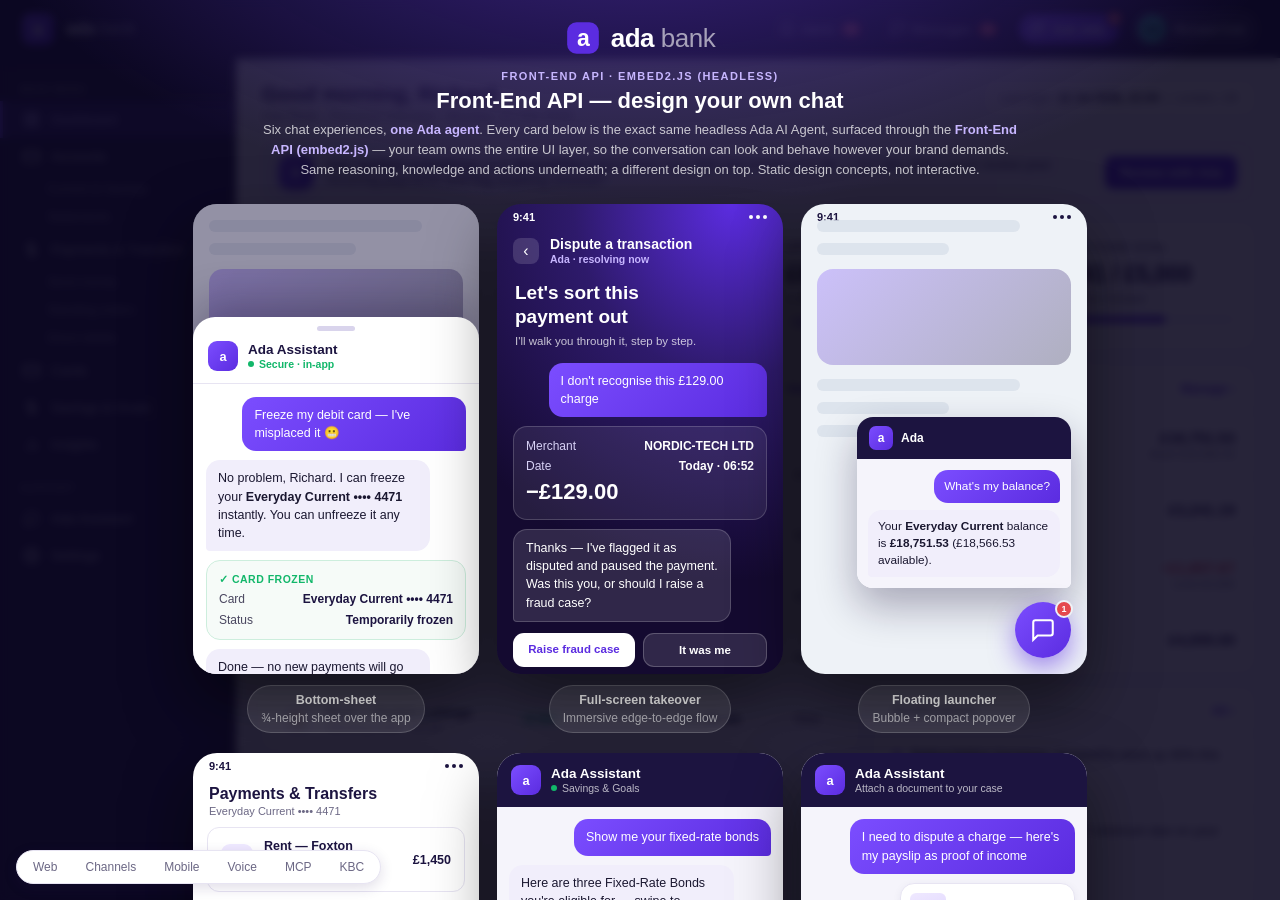
<file: custom.html>
<!DOCTYPE html>
<html lang="en-GB">
<head>
<meta charset="UTF-8">
<meta name="viewport" content="width=device-width, initial-scale=1.0">
<link rel="stylesheet" href="site.css">
<title>Ada Bank — Front-End API</title>
<style>
  *{margin:0;padding:0;box-sizing:border-box}
  /* page-specific NON-brand tokens only — all brand tokens come from site.css */
  :root{ --sidebar-w:236px; }
  body{font-family:-apple-system,BlinkMacSystemFont,'Segoe UI',Roboto,Arial,sans-serif;
       background:var(--bg);color:var(--ink);font-size:14px;height:100vh;display:flex;flex-direction:column;overflow:hidden}

  /* top nav */
  .top-nav{background:var(--brand-navy);height:58px;display:flex;align-items:center;justify-content:space-between;padding:0 22px;flex-shrink:0;z-index:100;box-shadow:0 2px 10px rgba(20,10,50,.3)}
  .nav-left{display:flex;align-items:center;gap:12px}
  .mark{width:32px;height:32px;border-radius:9px;background:linear-gradient(135deg,var(--brand-2),var(--brand));display:flex;align-items:center;justify-content:center;font-weight:800;font-size:18px;color:#fff}
  .logo-text{color:#fff;font-size:17px;font-weight:700;letter-spacing:-.2px}
  .logo-text span{font-weight:400;color:rgba(255,255,255,.6)}
  .nav-right{display:flex;align-items:center;gap:14px}
  .nav-icon-btn{background:none;border:none;color:rgba(255,255,255,.8);cursor:pointer;display:flex;align-items:center;gap:6px;font-size:13px;padding:6px 8px;border-radius:6px;transition:background .15s}
  .nav-icon-btn:hover{background:rgba(255,255,255,.1);color:#fff}
  .notif-badge{background:var(--neg);color:#fff;font-size:10px;font-weight:700;border-radius:10px;padding:1px 6px;margin-left:2px}
  .ada-nav-btn{display:flex;align-items:center;gap:7px;background:linear-gradient(135deg,var(--brand-2),var(--brand));border:none;border-radius:20px;color:#fff;font-size:13px;font-weight:600;padding:7px 15px 7px 11px;cursor:pointer;position:relative;transition:box-shadow .15s,transform .1s}
  .ada-nav-btn:hover{box-shadow:0 3px 14px rgba(123,77,255,.55)}
  .ada-nav-btn:active{transform:translateY(1px)}
  .ada-nav-btn svg{width:16px;height:16px}
  .ada-nav-badge{position:absolute;top:-4px;right:-4px;width:17px;height:17px;border-radius:50%;background:var(--neg);border:2px solid var(--brand-navy);font-size:9px;color:#fff;font-weight:700;display:flex;align-items:center;justify-content:center}
  .user-pill{display:flex;align-items:center;gap:8px;background:rgba(255,255,255,.1);border-radius:20px;padding:5px 13px 5px 5px;cursor:pointer}
  .user-avatar{width:28px;height:28px;border-radius:50%;background:linear-gradient(135deg,#3ad0b0,#22a58b);color:#04211a;display:flex;align-items:center;justify-content:center;font-size:11px;font-weight:700}
  .user-name{color:#fff;font-size:13px;font-weight:500}

  .main-layout{display:flex;flex:1;overflow:hidden}

  /* sidebar */
  .sidebar{width:var(--sidebar-w);background:#211843;flex-shrink:0;overflow-y:auto;padding:14px 0}
  .sidebar-label{color:rgba(255,255,255,.4);font-size:10px;font-weight:700;letter-spacing:1px;text-transform:uppercase;padding:12px 20px 6px}
  .sidebar-item{display:flex;align-items:center;gap:11px;padding:10px 20px;color:rgba(255,255,255,.78);cursor:pointer;transition:all .15s;border-left:3px solid transparent;font-size:13.5px}
  .sidebar-item:hover{background:rgba(255,255,255,.07);color:#fff}
  .sidebar-item.active{background:rgba(123,77,255,.2);color:#c7b6ff;border-left-color:var(--brand-2)}
  .sidebar-item svg{width:17px;height:17px;flex-shrink:0}
  .sidebar-badge{margin-left:auto;background:var(--neg);color:#fff;font-size:10px;font-weight:700;border-radius:10px;padding:1px 7px}
  .sidebar-badge.violet{background:var(--brand-2)}
  .sidebar-sub{padding:7px 20px 7px 47px;color:rgba(255,255,255,.55);cursor:pointer;font-size:12.5px;transition:color .15s}
  .sidebar-sub:hover{color:rgba(255,255,255,.85)}

  /* content */
  .content{flex:1;overflow-y:auto;padding:24px 26px}
  .page-header{display:flex;align-items:flex-start;justify-content:space-between;margin-bottom:18px}
  .page-title{font-size:21px;font-weight:700;color:var(--brand-navy)}
  .page-subtitle{color:var(--muted);font-size:13px;margin-top:2px}
  .last-login{background:#fff;border:1px solid var(--line);border-radius:8px;padding:8px 14px;font-size:12px;color:var(--muted);text-align:right}
  .last-login strong{color:var(--ink)}

  /* proactive banner */
  .proactive-banner{background:linear-gradient(100deg,#efe9ff,#f6f2ff);border:1px solid #d8ccff;border-radius:12px;padding:13px 16px;margin-bottom:20px;display:flex;align-items:center;gap:13px}
  .pb-mark{width:34px;height:34px;border-radius:10px;background:linear-gradient(135deg,var(--brand-2),var(--brand));flex:0 0 auto;display:flex;align-items:center;justify-content:center;color:#fff;font-weight:800;font-size:16px;box-shadow:0 3px 10px rgba(91,44,224,.4)}
  .pb-text{flex:1;font-size:13.5px;color:#33265f}
  .pb-text strong{font-weight:700}
  .pb-cta{background:var(--brand);color:#fff;border:none;border-radius:8px;padding:9px 15px;font-size:13px;font-weight:600;cursor:pointer;white-space:nowrap;transition:background .15s}
  .pb-cta:hover{background:var(--brand-dk)}

  /* stat cards */
  .stats-row{display:grid;grid-template-columns:repeat(4,1fr);gap:16px;margin-bottom:18px}
  .stat-card{background:#fff;border-radius:12px;padding:17px 19px;border:1px solid var(--line);transition:box-shadow .2s}
  .stat-card:hover{box-shadow:0 6px 18px rgba(40,20,90,.08)}
  .stat-label{font-size:11.5px;color:var(--muted);font-weight:600;text-transform:uppercase;letter-spacing:.5px;margin-bottom:8px}
  .stat-value{font-size:23px;font-weight:800;color:var(--brand-navy);letter-spacing:-.4px}
  .stat-sub{font-size:12px;color:var(--muted);margin-top:4px}
  .stat-chip{display:inline-block;font-size:11px;font-weight:600;border-radius:12px;padding:2px 9px;margin-top:8px}
  .chip-green{background:#E5F8EF;color:var(--pos)}
  .chip-amber{background:#FDF1DC;color:var(--warn)}
  .chip-violet{background:#EFE9FF;color:var(--brand)}
  .goalbar{height:7px;border-radius:5px;background:#ece8f7;margin-top:10px;overflow:hidden}
  .goalbar > i{display:block;height:100%;width:65%;background:linear-gradient(90deg,var(--brand-2),var(--brand))}

  .two-col{display:grid;grid-template-columns:1fr 380px;gap:16px}
  .panel{background:#fff;border-radius:12px;border:1px solid var(--line);overflow:hidden}
  .panel-header{display:flex;align-items:center;justify-content:space-between;padding:14px 18px;border-bottom:1px solid var(--line)}
  .panel-title{font-size:14px;font-weight:700;color:var(--brand-navy)}
  .panel-action{font-size:12.5px;color:var(--brand);cursor:pointer;font-weight:600}
  .panel-action:hover{text-decoration:underline}

  /* transactions table */
  .tx-table{width:100%;border-collapse:collapse}
  .tx-table th{text-align:left;padding:10px 18px;font-size:11px;color:var(--muted);font-weight:700;text-transform:uppercase;letter-spacing:.5px;background:#FBFAFE;border-bottom:1px solid var(--line)}
  .tx-table td{padding:13px 18px;border-bottom:1px solid var(--line);font-size:13px;vertical-align:middle}
  .tx-table tr:last-child td{border-bottom:none}
  .tx-table tr:hover td{background:#FAF8FE}
  .tx-merchant{display:flex;align-items:center;gap:11px}
  .tx-ic{width:34px;height:34px;border-radius:10px;display:flex;align-items:center;justify-content:center;font-size:16px;background:#f1eefb}
  .tx-name{font-weight:600}
  .tx-meta{font-size:11.5px;color:var(--muted);margin-top:1px}
  .amt-out{font-weight:700}
  .amt-in{font-weight:700;color:var(--pos)}
  .flag-row td{background:#FBF7FF !important}
  .flag-row:hover td{background:#F3ECFF !important}
  .pill{display:inline-flex;align-items:center;gap:5px;font-size:11.5px;font-weight:600;border-radius:12px;padding:3px 10px}
  .pill::before{content:'';width:6px;height:6px;border-radius:50%}
  .pill-violet{background:#EFE9FF;color:var(--brand)}
  .pill-violet::before{background:var(--brand-2)}
  .pill-green{background:#E5F8EF;color:var(--pos)}
  .pill-green::before{background:var(--pos)}
  .btn-sm{font-size:12px;font-weight:600;border-radius:6px;padding:6px 12px;cursor:pointer;border:1px solid var(--line);background:#fff;color:var(--muted)}
  .btn-sm:hover{border-color:var(--brand);color:var(--brand)}

  /* accounts panel */
  .account-row{display:flex;align-items:center;gap:12px;padding:13px 18px;border-bottom:1px solid var(--line);cursor:pointer;transition:background .15s}
  .account-row:last-child{border-bottom:none}
  .account-row:hover{background:#FAF8FE}
  .account-ic{width:38px;height:38px;border-radius:11px;display:flex;align-items:center;justify-content:center;font-size:17px;flex:0 0 auto}
  .ic-cur{background:#EFE9FF}.ic-sav{background:#E5F8EF}.ic-cc{background:#FDECEC}.ic-joint{background:#FDF1DC}
  .account-name{font-weight:600;font-size:13.5px}
  .account-num{font-size:11.5px;color:var(--muted);margin-top:2px}
  .account-balance{margin-left:auto;text-align:right}
  .balance-amount{font-size:15px;font-weight:700;color:var(--brand-navy)}
  .balance-avail{font-size:11.5px;color:var(--muted);margin-top:2px}
  .neg{color:var(--neg)}

  /* notifications panel */
  .alert-item{display:flex;align-items:flex-start;gap:10px;padding:12px 18px;border-bottom:1px solid var(--line)}
  .alert-item:last-child{border-bottom:none}
  .alert-dot{width:8px;height:8px;border-radius:50%;flex-shrink:0;margin-top:5px}
  .dot-violet{background:var(--brand-2)}.dot-amber{background:var(--warn)}.dot-red{background:var(--neg)}
  .alert-text{font-size:13px;line-height:1.4}
  .alert-time{font-size:11.5px;color:var(--muted);margin-top:3px}
  .ask-ada{color:var(--brand);cursor:pointer;font-weight:600}
  .ask-ada:hover{text-decoration:underline}

  @media(max-width:1080px){.stats-row{grid-template-columns:repeat(2,1fr)}.two-col{grid-template-columns:1fr}}

  /* ===== Front-End API gallery overlay (over the dimmed dashboard) ===== */
  .bx-overlay{position:fixed;inset:0;z-index:200;overflow:auto;
    background:radial-gradient(1100px 560px at 50% -14%, rgba(123,77,255,.44), transparent 60%), rgba(10,6,30,.88);
    backdrop-filter:blur(4px);-webkit-backdrop-filter:blur(4px);
    display:flex;flex-direction:column;align-items:center;padding:20px 24px 60px}
  .bx-intro{text-align:center;color:#fff;margin-bottom:18px;display:flex;flex-direction:column;align-items:center}
  .bx-logo{display:flex;align-items:center;gap:10px}
  .bx-logo .fl{width:36px;height:36px}
  .bx-logo .wm{font-size:26px;font-weight:800;letter-spacing:-.5px;color:#fff}
  .bx-logo .wm span{font-weight:400;color:rgba(255,255,255,.6)}
  .bx-eyebrow{font-size:11px;font-weight:800;letter-spacing:1.4px;text-transform:uppercase;color:#c7b6ff;margin:14px 0 4px}
  .bx-intro h1{font-size:22px;font-weight:800;margin:2px 0 6px}
  .bx-intro p{font-size:13px;color:rgba(255,255,255,.74);line-height:1.55;max-width:760px}
  .bx-intro p .hl{color:#c7b6ff;font-weight:700}
  .bx-grid{display:grid;grid-template-columns:repeat(3,286px);gap:20px 18px;justify-content:center;margin-top:6px}
  .bx-slot{margin:0;display:flex;flex-direction:column;align-items:center;gap:11px}
  .bx-slot figcaption{color:#fff;font-size:12px;font-weight:600;background:rgba(255,255,255,.12);border:1px solid rgba(255,255,255,.20);padding:6px 13px;border-radius:999px;text-align:center;line-height:1.35}
  .bx-slot figcaption b{display:block;font-weight:800;font-size:12.5px;margin-bottom:1px}
  .bx-slot figcaption em{font-style:normal;color:rgba(255,255,255,.66);font-weight:500}
  .card{width:286px;height:470px;border-radius:24px;overflow:hidden;position:relative;display:flex;flex-direction:column;background:#fff;font-size:12.8px;box-shadow:0 28px 64px rgba(0,0,0,.5)}
  @media(max-width:1000px){.bx-grid{grid-template-columns:repeat(2,286px)}}
  @media(max-width:660px){.bx-grid{grid-template-columns:286px}}

  /* generic phone chrome + bubbles reused across cards */
  .ph-status{height:26px;display:flex;align-items:center;justify-content:space-between;padding:0 16px;font-size:11px;font-weight:700;color:inherit;flex:0 0 auto}
  .ph-status .dots{display:flex;gap:3px}.ph-status .dots i{width:4px;height:4px;border-radius:50%;background:currentColor;display:block}
  .bb{max-width:86%;padding:9px 12px;border-radius:14px;font-size:12.5px;line-height:1.45}
  .bb.bot{align-self:flex-start;background:#f1eefb;color:var(--ink);border-bottom-left-radius:4px}
  .bb.user{align-self:flex-end;background:linear-gradient(135deg,var(--brand-2),var(--brand));color:#fff;border-bottom-right-radius:4px}
  .chips{display:flex;gap:6px;flex-wrap:wrap}
  .chips span{font-size:11px;font-weight:600;color:var(--brand);border:1.4px solid var(--brand);border-radius:999px;padding:5px 11px;background:#fff}
  .inputbar{display:flex;align-items:center;gap:8px;padding:10px 12px;border-top:1px solid var(--line);background:#fff;color:#9aa3b5;font-size:12px}
  .inputbar span{flex:1}
  .inputbar .snd{width:30px;height:30px;border-radius:50%;background:var(--brand);display:flex;align-items:center;justify-content:center;flex:0 0 auto}
  .inputbar .snd svg{width:14px;height:14px}

  /* ---- FE1 · bottom-sheet (¾ height over the app) ---- */
  .fe1{background:#eef2f7}
  .fe1-appbg{position:absolute;inset:0;padding:16px}
  .fe1-appbg .abar{height:12px;border-radius:6px;background:#dbe2ec;margin-bottom:11px;opacity:.85}
  .fe1-appbg .abar.w1{width:58%}.fe1-appbg .abar.w2{width:84%}
  .fe1-appbg .abar.big{height:70px;border-radius:14px;background:linear-gradient(135deg,var(--brand-2),var(--deep));opacity:.34;margin:14px 0}
  .fe1-scrim{position:absolute;inset:0;background:rgba(20,10,50,.42)}
  .fe1-sheet{position:absolute;left:0;right:0;bottom:0;height:76%;background:#fff;border-radius:22px 22px 0 0;box-shadow:0 -14px 40px rgba(20,10,50,.3);display:flex;flex-direction:column;overflow:hidden}
  .fe1-grab{width:38px;height:5px;border-radius:3px;background:#d9d4ec;margin:9px auto 4px;flex:0 0 auto}
  .fe1-head{display:flex;align-items:center;gap:10px;padding:6px 15px 12px;border-bottom:1px solid var(--line)}
  .fe1-head .av{width:30px;height:30px;border-radius:9px;background:linear-gradient(135deg,var(--brand-2),var(--brand));display:flex;align-items:center;justify-content:center;color:#fff;font-weight:800;flex:0 0 auto}
  .fe1-head .n{font-size:13.5px;font-weight:700;color:var(--brand-navy)}
  .fe1-head .s{font-size:10.5px;color:var(--pos);font-weight:600;display:flex;align-items:center;gap:5px;margin-top:1px}
  .fe1-head .s i{width:6px;height:6px;border-radius:50%;background:var(--pos);display:inline-block}
  .fe1-body{flex:1;padding:13px;display:flex;flex-direction:column;gap:9px;overflow:hidden}
  .fe1-conf{align-self:stretch;background:#f6fbf8;border:1px solid #cdeedd;border-radius:14px;padding:12px}
  .fe1-conf .h{font-size:10.5px;font-weight:800;letter-spacing:.5px;text-transform:uppercase;color:var(--pos)}
  .fe1-conf .r{display:flex;justify-content:space-between;font-size:12px;margin-top:7px;color:#4a4760}.fe1-conf .r b{color:var(--brand-navy)}

  /* ---- FE2 · full-screen takeover (immersive) ---- */
  .fe2{color:#fff;background:radial-gradient(120% 80% at 82% 0%, #5B2CE0 0%, #2E1A6B 46%, #140a30 100%)}
  .fe2-top{display:flex;align-items:center;gap:11px;padding:6px 16px 12px;flex:0 0 auto}
  .fe2-top .bk{width:26px;height:26px;border-radius:8px;background:rgba(255,255,255,.14);display:flex;align-items:center;justify-content:center;font-size:16px;flex:0 0 auto}
  .fe2-top .n{font-size:14px;font-weight:800}.fe2-top .s{font-size:10.5px;color:#c7b6ff;font-weight:600;margin-top:1px}
  .fe2-hero{padding:4px 18px 14px;flex:0 0 auto}
  .fe2-hero .big{font-size:19px;font-weight:800;line-height:1.25}
  .fe2-hero .subl{font-size:11.5px;color:rgba(255,255,255,.75);margin-top:6px}
  .fe2-body{flex:1;padding:2px 16px 14px;display:flex;flex-direction:column;gap:9px;overflow:hidden}
  .fe2 .bb.bot{background:rgba(255,255,255,.12);border:1px solid rgba(255,255,255,.18);color:#fff}
  .fe2-txn{background:rgba(255,255,255,.08);border:1px solid rgba(255,255,255,.18);border-radius:14px;padding:12px}
  .fe2-txn .r{display:flex;justify-content:space-between;font-size:12px;margin-top:6px;color:#d7d1f5}.fe2-txn .r:first-child{margin-top:0}.fe2-txn .r b{color:#fff}
  .fe2-txn .amt{font-size:22px;font-weight:800;margin:6px 0 2px}
  .fe2-acts{display:flex;gap:8px;margin-top:2px}
  .fe2-acts .a{flex:1;text-align:center;font-size:11.5px;font-weight:700;padding:10px;border-radius:11px}
  .fe2-acts .prim{background:#fff;color:var(--brand)}
  .fe2-acts .ghost{background:rgba(255,255,255,.12);color:#fff;border:1px solid rgba(255,255,255,.22)}

  /* ---- FE3 · floating launcher + compact popover ---- */
  .fe3{background:#eef2f7}
  .fe3-appbg{position:absolute;inset:0;padding:16px}
  .fe3-appbg .abar{height:12px;border-radius:6px;background:#dbe2ec;margin-bottom:11px;opacity:.85}
  .fe3-appbg .abar.w1{width:52%}.fe3-appbg .abar.w2{width:80%}
  .fe3-appbg .abar.big{height:96px;border-radius:16px;background:linear-gradient(135deg,var(--brand-2),var(--deep));opacity:.3;margin:14px 0}
  .fe3-pop{position:absolute;right:16px;bottom:86px;width:214px;background:#fff;border-radius:16px 16px 6px 16px;box-shadow:0 18px 40px rgba(20,10,50,.32);overflow:hidden}
  .fe3-pop .ph{background:var(--brand-navy);color:#fff;padding:9px 12px;display:flex;align-items:center;gap:8px}
  .fe3-pop .ph .av{width:24px;height:24px;border-radius:7px;background:linear-gradient(135deg,var(--brand-2),var(--brand));display:flex;align-items:center;justify-content:center;font-weight:800;font-size:12px;flex:0 0 auto}
  .fe3-pop .ph .n{font-size:12px;font-weight:700}
  .fe3-pop .pb{padding:11px;display:flex;flex-direction:column;gap:7px;background:var(--bg)}
  .fe3-pop .bb{max-width:100%;font-size:11.8px;padding:8px 10px}
  .fe3-bubble{position:absolute;right:16px;bottom:16px;width:56px;height:56px;border-radius:50%;background:linear-gradient(135deg,var(--brand-2),var(--brand));display:flex;align-items:center;justify-content:center;box-shadow:0 10px 26px rgba(91,44,224,.55)}
  .fe3-bubble svg{width:26px;height:26px}
  .fe3-bubble .b{position:absolute;top:-2px;right:-2px;width:18px;height:18px;border-radius:50%;background:var(--neg);border:2px solid #eef2f7;color:#fff;font-size:9px;font-weight:800;display:flex;align-items:center;justify-content:center}

  /* ---- FE4 · inline / in-context (embedded in Payments page) ---- */
  .fe4{background:#fff}
  .fe4-top{padding:6px 16px 10px;flex:0 0 auto}
  .fe4-top .t{font-size:16px;font-weight:800;color:var(--brand-navy)}
  .fe4-top .s{font-size:11px;color:var(--muted);margin-top:2px}
  .fe4-scroll{flex:1;overflow:hidden;padding:0 14px 14px;display:flex;flex-direction:column;gap:10px}
  .fe4-tile{border:1px solid var(--line);border-radius:12px;padding:11px 13px;display:flex;align-items:center;gap:11px}
  .fe4-tile .ic{width:32px;height:32px;border-radius:9px;background:#EFE9FF;display:flex;align-items:center;justify-content:center;font-size:15px;flex:0 0 auto}
  .fe4-tile .nm{font-weight:700;font-size:12.5px;color:var(--brand-navy)}
  .fe4-tile .mt{font-size:10.5px;color:var(--muted);margin-top:1px}
  .fe4-tile .val{margin-left:auto;font-weight:800;font-size:12.5px;color:var(--brand-navy)}
  .fe4-embed{border:1.5px solid #e0d8fb;border-radius:14px;overflow:hidden;background:linear-gradient(180deg,#faf8ff,#fff)}
  .fe4-embed .eh{display:flex;align-items:center;gap:8px;padding:9px 12px;border-bottom:1px solid #ece6fb}
  .fe4-embed .eh .av{width:24px;height:24px;border-radius:7px;background:linear-gradient(135deg,var(--brand-2),var(--brand));display:flex;align-items:center;justify-content:center;color:#fff;font-weight:800;font-size:12px;flex:0 0 auto}
  .fe4-embed .eh .n{font-size:12px;font-weight:800;color:var(--brand-navy)}
  .fe4-embed .eh .tag{margin-left:auto;font-size:9px;font-weight:800;letter-spacing:.4px;text-transform:uppercase;color:var(--brand);background:#EFE9FF;border-radius:999px;padding:3px 8px}
  .fe4-embed .eb{padding:11px 12px;display:flex;flex-direction:column;gap:8px}
  .fe4-embed .bb{max-width:92%;font-size:11.8px}
  .fe4-embed .mini{display:flex;gap:6px}
  .fe4-embed .mini span{font-size:10.5px;font-weight:600;color:var(--brand);border:1.3px solid var(--brand);border-radius:999px;padding:4px 9px;background:#fff}

  /* ---- FE5 · rich record cards (bond carousel) ---- */
  .fe5{background:var(--bg)}
  .fe5-head{background:var(--brand-navy);color:#fff;padding:12px 14px;display:flex;align-items:center;gap:10px;flex:0 0 auto}
  .fe5-head .av{width:30px;height:30px;border-radius:9px;background:linear-gradient(135deg,var(--brand-2),var(--brand));display:flex;align-items:center;justify-content:center;font-weight:800;flex:0 0 auto}
  .fe5-head .n{font-size:13.5px;font-weight:700}
  .fe5-head .s{font-size:10.5px;color:rgba(255,255,255,.7);display:flex;align-items:center;gap:5px;margin-top:1px}
  .fe5-head .s i{width:6px;height:6px;border-radius:50%;background:var(--pos);display:inline-block}
  .fe5-body{flex:1;padding:12px 12px 6px;display:flex;flex-direction:column;gap:9px;overflow:hidden}
  .fe5-cards{display:flex;gap:10px;overflow-x:auto;padding:2px 2px 8px}
  .fe5-cards::-webkit-scrollbar{height:0}
  .fe5-card{flex:0 0 156px;background:#fff;border:1px solid var(--line);border-radius:14px;padding:12px;display:flex;flex-direction:column;box-shadow:0 2px 8px rgba(40,20,90,.06)}
  .fe5-card .term{font-size:10.5px;font-weight:800;color:var(--brand);text-transform:uppercase;letter-spacing:.5px}
  .fe5-card .nm{font-size:12.5px;font-weight:700;color:var(--brand-navy);margin-top:1px}
  .fe5-card .rate{font-size:24px;font-weight:800;color:var(--brand-navy);margin:8px 0 0;line-height:1}
  .fe5-card .rate span{font-size:10.5px;font-weight:600;color:var(--muted);margin-left:3px}
  .fe5-card .sub{font-size:10.5px;color:var(--muted);margin-top:3px}
  .fe5-card ul{list-style:none;margin:9px 0 11px;padding:0;flex:1}
  .fe5-card li{font-size:10px;color:#4a4760;padding:2px 0 2px 14px;position:relative;line-height:1.35}
  .fe5-card li::before{content:"\2713";position:absolute;left:0;color:var(--pos);font-weight:700}
  .fe5-card .b{background:linear-gradient(135deg,var(--brand-2),var(--brand));color:#fff;border-radius:9px;padding:8px;font-size:11.5px;font-weight:700;text-align:center}

  /* ---- FE6 · multimodal (file/image upload + quick actions) ---- */
  .fe6{background:var(--bg)}
  .fe6-head{background:var(--brand-navy);color:#fff;padding:12px 14px;display:flex;align-items:center;gap:10px;flex:0 0 auto}
  .fe6-head .av{width:30px;height:30px;border-radius:9px;background:linear-gradient(135deg,var(--brand-2),var(--brand));display:flex;align-items:center;justify-content:center;font-weight:800;flex:0 0 auto}
  .fe6-head .n{font-size:13.5px;font-weight:700}
  .fe6-head .s{font-size:10.5px;color:rgba(255,255,255,.7);margin-top:1px}
  .fe6-body{flex:1;padding:12px;display:flex;flex-direction:column;gap:9px;overflow:hidden}
  .fe6-file{align-self:flex-end;max-width:78%;background:#fff;border:1px solid var(--line);border-radius:14px;border-bottom-right-radius:4px;padding:9px;display:flex;align-items:center;gap:9px;box-shadow:0 2px 8px rgba(40,20,90,.06)}
  .fe6-file .thumb{width:36px;height:44px;border-radius:6px;background:linear-gradient(160deg,#efe9ff,#d9ccff);display:flex;align-items:center;justify-content:center;font-size:17px;flex:0 0 auto}
  .fe6-file .fn{font-size:11.5px;font-weight:700;color:var(--brand-navy)}
  .fe6-file .fs{font-size:10px;color:var(--muted);margin-top:1px}
  .fe6-actions{display:flex;flex-direction:column;gap:6px}
  .fe6-actions .qa{background:#fff;border:1.4px solid var(--brand);color:var(--brand);border-radius:11px;padding:9px 11px;font-size:11.5px;font-weight:700;display:flex;align-items:center;gap:8px}
  .fe6-actions .qa .e{font-size:14px}
  .fe6-input{display:flex;align-items:center;gap:8px;padding:10px 12px;border-top:1px solid var(--line);background:#fff;color:#9aa3b5;font-size:12px;flex:0 0 auto}
  .fe6-input .att{display:flex;gap:8px;color:var(--brand)}
  .fe6-input .att svg{width:18px;height:18px}
  .fe6-input span{flex:1}
  .fe6-input .snd{width:30px;height:30px;border-radius:50%;background:var(--brand);display:flex;align-items:center;justify-content:center;flex:0 0 auto}
  .fe6-input .snd svg{width:14px;height:14px}

  /* ===== SE note (reuses dev-callout style, sits on the overlay) ===== */
  .dev-callout{margin-top:26px;width:100%;max-width:920px;background:#140a30;border-radius:14px;overflow:hidden;border:1px solid #2c2258}
  .dev-head{display:flex;align-items:center;justify-content:space-between;padding:13px 16px;cursor:pointer}
  .dev-head .dt{color:#fff;font-size:13px;font-weight:700;display:flex;align-items:center;gap:8px}
  .dev-head .dt .tag{background:linear-gradient(135deg,var(--brand-2),var(--brand));font-size:10px;padding:2px 8px;border-radius:999px;font-weight:700}
  .dev-head .chev{color:#8f88bf;transition:transform .2s}
  .dev-callout.open .chev{transform:rotate(180deg)}
  .dev-body{max-height:0;overflow:hidden;transition:max-height .35s ease}
  .dev-callout.open .dev-body{max-height:720px}
  .dev-body pre{margin:0;padding:14px 16px 18px;color:#d7d1f5;font-family:'SF Mono',Menlo,Consolas,monospace;font-size:12px;line-height:1.65;overflow-x:auto;white-space:pre-wrap}
  .dev-body .cmt{color:#7d76b0}
  .dev-body .kw{color:#c7b6ff}
  .dev-body .str{color:#8ce0b8}
</style>
</head>
<body>

<!-- TOP NAV -->
<nav class="top-nav">
  <div class="nav-left">
    <div class="mark">a</div>
    <div class="logo-text">ada<span> bank</span></div>
  </div>
  <div class="nav-right">
    <button class="nav-icon-btn">
      <svg viewBox="0 0 24 24" width="16" height="16" fill="none" stroke="currentColor" stroke-width="2"><path d="M18 8A6 6 0 0 0 6 8c0 7-3 9-3 9h18s-3-2-3-9"/><path d="M13.73 21a2 2 0 0 1-3.46 0"/></svg>
      Alerts <span class="notif-badge">3</span>
    </button>
    <button class="nav-icon-btn">
      <svg viewBox="0 0 24 24" width="16" height="16" fill="none" stroke="currentColor" stroke-width="2"><path d="M21 15a2 2 0 0 1-2 2H7l-4 4V5a2 2 0 0 1 2-2h14a2 2 0 0 1 2 2z"/></svg>
      Messages <span class="notif-badge">1</span>
    </button>
    <button class="ada-nav-btn">
      <svg viewBox="0 0 24 24" fill="none" stroke="currentColor" stroke-width="1.8"><path d="M21 15a2 2 0 0 1-2 2H7l-4 4V5a2 2 0 0 1 2-2h14a2 2 0 0 1 2 2z"/><circle cx="9" cy="10" r="1" fill="currentColor"/><circle cx="12" cy="10" r="1" fill="currentColor"/><circle cx="15" cy="10" r="1" fill="currentColor"/></svg>
      Ask Ada
      <span class="ada-nav-badge">1</span>
    </button>
    <div class="user-pill">
      <div class="user-avatar">RK</div>
      <span class="user-name">Richard Kirk</span>
    </div>
  </div>
</nav>

<div class="main-layout">
  <!-- SIDEBAR -->
  <aside class="sidebar">
    <div class="sidebar-label">Main menu</div>
    <div class="sidebar-item active">
      <svg viewBox="0 0 24 24" fill="none" stroke="currentColor" stroke-width="2"><rect x="3" y="3" width="7" height="7"/><rect x="14" y="3" width="7" height="7"/><rect x="14" y="14" width="7" height="7"/><rect x="3" y="14" width="7" height="7"/></svg>
      Dashboard
    </div>
    <div class="sidebar-item">
      <svg viewBox="0 0 24 24" fill="none" stroke="currentColor" stroke-width="2"><rect x="1" y="4" width="22" height="16" rx="2"/><line x1="1" y1="10" x2="23" y2="10"/></svg>
      Accounts
    </div>
    <div class="sidebar-sub">Current &amp; Savings</div>
    <div class="sidebar-sub">Statements</div>
    <div class="sidebar-item">
      <svg viewBox="0 0 24 24" fill="none" stroke="currentColor" stroke-width="2"><line x1="12" y1="1" x2="12" y2="23"/><path d="M17 5H9.5a3.5 3.5 0 0 0 0 7h5a3.5 3.5 0 0 1 0 7H6"/></svg>
      Payments &amp; Transfers
      <span class="sidebar-badge">2</span>
    </div>
    <div class="sidebar-sub">Send money</div>
    <div class="sidebar-sub">Standing orders</div>
    <div class="sidebar-sub">Direct debits</div>
    <div class="sidebar-item">
      <svg viewBox="0 0 24 24" fill="none" stroke="currentColor" stroke-width="2"><rect x="1" y="4" width="22" height="16" rx="2"/><line x1="1" y1="10" x2="23" y2="10"/></svg>
      Cards
    </div>
    <div class="sidebar-item">
      <svg viewBox="0 0 24 24" fill="none" stroke="currentColor" stroke-width="2"><path d="M12 2v20M17 5H9.5a3.5 3.5 0 0 0 0 7h5a3.5 3.5 0 0 1 0 7H6"/></svg>
      Savings &amp; Goals
    </div>
    <div class="sidebar-item">
      <svg viewBox="0 0 24 24" fill="none" stroke="currentColor" stroke-width="2"><line x1="18" y1="20" x2="18" y2="10"/><line x1="12" y1="20" x2="12" y2="4"/><line x1="6" y1="20" x2="6" y2="14"/></svg>
      Insights
    </div>
    <div class="sidebar-label" style="margin-top:8px">Support</div>
    <div class="sidebar-item">
      <svg viewBox="0 0 24 24" fill="none" stroke="currentColor" stroke-width="2"><path d="M21 11.5a8.38 8.38 0 0 1-.9 3.8 8.5 8.5 0 0 1-7.6 4.7 8.38 8.38 0 0 1-3.8-.9L3 21l1.9-5.7a8.38 8.38 0 0 1-.9-3.8 8.5 8.5 0 0 1 4.7-7.6 8.38 8.38 0 0 1 3.8-.9h.5a8.48 8.48 0 0 1 8 8v.5z"/></svg>
      Ada Assistant
      <span class="sidebar-badge violet">1</span>
    </div>
    <div class="sidebar-item">
      <svg viewBox="0 0 24 24" fill="none" stroke="currentColor" stroke-width="2"><circle cx="12" cy="12" r="3"/><path d="M19.4 15a1.65 1.65 0 0 0 .33 1.82l.06.06a2 2 0 1 1-2.83 2.83l-.06-.06a1.65 1.65 0 0 0-1.82-.33 1.65 1.65 0 0 0-1 1.51V21a2 2 0 0 1-4 0v-.09A1.65 1.65 0 0 0 9 19.4a1.65 1.65 0 0 0-1.82.33l-.06.06a2 2 0 1 1-2.83-2.83l.06-.06a1.65 1.65 0 0 0 .33-1.82 1.65 1.65 0 0 0-1.51-1H3a2 2 0 0 1 0-4h.09A1.65 1.65 0 0 0 4.6 9a1.65 1.65 0 0 0-.33-1.82l-.06-.06a2 2 0 1 1 2.83-2.83l.06.06a1.65 1.65 0 0 0 1.82.33H9a1.65 1.65 0 0 0 1-1.51V3a2 2 0 0 1 4 0v.09a1.65 1.65 0 0 0 1 1.51 1.65 1.65 0 0 0 1.82-.33l.06-.06a2 2 0 1 1 2.83 2.83l-.06.06a1.65 1.65 0 0 0-.33 1.82V9a1.65 1.65 0 0 0 1.51 1H21a2 2 0 0 1 0 4h-.09a1.65 1.65 0 0 0-1.51 1z"/></svg>
      Settings
    </div>
  </aside>

  <!-- CONTENT (context behind the dimmed overlay) -->
  <main class="content">
    <div class="page-header">
      <div>
        <div class="page-title">Good morning, Richard</div>
        <div class="page-subtitle">Ada Bank · Personal overview · Monday, 13 July 2026</div>
      </div>
      <div class="last-login">Last login: <strong>12 Jul 2026, 21:04</strong> &nbsp;|&nbsp; London, UK</div>
    </div>

    <div class="proactive-banner">
      <div class="pb-mark">a</div>
      <div class="pb-text"><strong>Ada spotted something:</strong> your <strong>StreamFlix</strong> subscription rose 40% this month (£12.99 → £17.99). Want me to review your recurring payments and flag anything unusual?</div>
      <button class="pb-cta">Review with Ada</button>
    </div>

    <div class="stats-row">
      <div class="stat-card">
        <div class="stat-label">Total balance</div>
        <div class="stat-value">£24,185.05</div>
        <div class="stat-sub">Across 4 accounts</div>
        <span class="stat-chip chip-green">↑ £420 this month</span>
      </div>
      <div class="stat-card">
        <div class="stat-label">Spending this month</div>
        <div class="stat-value">£2,140.18</div>
        <div class="stat-sub">vs £1,980 in June</div>
        <span class="stat-chip chip-amber">↑ 8% vs last month</span>
      </div>
      <div class="stat-card">
        <div class="stat-label">Upcoming payments</div>
        <div class="stat-value">£860.00</div>
        <div class="stat-sub">2 due in 7 days</div>
        <span class="stat-chip chip-violet">Card due 28 Jul</span>
      </div>
      <div class="stat-card">
        <div class="stat-label">Holiday fund goal</div>
        <div class="stat-value">£3,241 / £5,000</div>
        <div class="stat-sub">On track for October</div>
        <div class="goalbar"><i></i></div>
      </div>
    </div>

    <div class="two-col">
      <div>
        <div class="panel">
          <div class="panel-header">
            <span class="panel-title">Recent transactions</span>
            <span class="panel-action">View all ›</span>
          </div>
          <table class="tx-table">
            <thead><tr><th>Merchant</th><th>Type</th><th>Amount</th><th></th></tr></thead>
            <tbody>
              <tr class="flag-row">
                <td><div class="tx-merchant"><div class="tx-ic">🎬</div><div><div class="tx-name">StreamFlix</div><div class="tx-meta">Subscription · Today, 08:12</div></div></div></td>
                <td><span class="pill pill-violet">Flagged by Ada</span></td>
                <td class="amt-out">−£17.99</td>
                <td><button class="btn-sm">Ask ›</button></td>
              </tr>
              <tr>
                <td><div class="tx-merchant"><div class="tx-ic">☕</div><div><div class="tx-name">Blackbird Coffee</div><div class="tx-meta">Card · Today, 07:48</div></div></div></td>
                <td><span class="pill pill-green">Card</span></td>
                <td class="amt-out">−£4.20</td>
                <td><button class="btn-sm">View</button></td>
              </tr>
              <tr>
                <td><div class="tx-merchant"><div class="tx-ic">💰</div><div><div class="tx-name">Salary — Acme Ltd</div><div class="tx-meta">Faster Payment · Yesterday</div></div></div></td>
                <td><span class="pill pill-green">Credit</span></td>
                <td class="amt-in">+£3,120.00</td>
                <td><button class="btn-sm">View</button></td>
              </tr>
              <tr>
                <td><div class="tx-merchant"><div class="tx-ic">🛒</div><div><div class="tx-name">Waitrose</div><div class="tx-meta">Card · Yesterday, 18:03</div></div></div></td>
                <td><span class="pill pill-green">Card</span></td>
                <td class="amt-out">−£62.41</td>
                <td><button class="btn-sm">View</button></td>
              </tr>
              <tr>
                <td><div class="tx-merchant"><div class="tx-ic">🏠</div><div><div class="tx-name">Rent — Foxton Lettings</div><div class="tx-meta">Standing order · 10 Jul</div></div></div></td>
                <td><span class="pill pill-green">SO</span></td>
                <td class="amt-out">−£1,450.00</td>
                <td><button class="btn-sm">View</button></td>
              </tr>
            </tbody>
          </table>
        </div>
      </div>

      <div style="display:flex;flex-direction:column;gap:16px">
        <div class="panel">
          <div class="panel-header"><span class="panel-title">Accounts</span><span class="panel-action">Manage ›</span></div>
          <div class="account-row">
            <div class="account-ic ic-cur">💳</div>
            <div><div class="account-name">Everyday Current</div><div class="account-num">•••• 4471</div></div>
            <div class="account-balance"><div class="balance-amount">£18,751.53</div><div class="balance-avail">Avail £18,566.53</div></div>
          </div>
          <div class="account-row">
            <div class="account-ic ic-sav">🌱</div>
            <div><div class="account-name">Savings Pot</div><div class="account-num">4.10% AER · Holiday fund</div></div>
            <div class="account-balance"><div class="balance-amount">£3,241.19</div></div>
          </div>
          <div class="account-row">
            <div class="account-ic ic-cc">💎</div>
            <div><div class="account-name">Ada Credit Card</div><div class="account-num">•••• 8820 · Due 28 Jul</div></div>
            <div class="account-balance"><div class="balance-amount neg">−£1,807.67</div><div class="balance-avail">Limit £5,000</div></div>
          </div>
          <div class="account-row">
            <div class="account-ic ic-joint">👥</div>
            <div><div class="account-name">Joint Account</div><div class="account-num">•••• 2093 · with A. Kirk</div></div>
            <div class="account-balance"><div class="balance-amount">£4,000.00</div></div>
          </div>
        </div>

        <div class="panel">
          <div class="panel-header"><span class="panel-title">Notifications</span><span class="panel-action">All ›</span></div>
          <div class="alert-item">
            <div class="alert-dot dot-violet"></div>
            <div><div class="alert-text"><strong>Subscription increase:</strong> StreamFlix went up 40% this month.</div>
            <div class="alert-time">Today · 08:14</div></div>
          </div>
          <div class="alert-item">
            <div class="alert-dot dot-amber"></div>
            <div><div class="alert-text"><strong>Card payment due:</strong> £1,807.67 minimum due on your Ada Credit Card by 28 Jul.</div>
            <div class="alert-time">Today · 08:00</div></div>
          </div>
          <div class="alert-item">
            <div class="alert-dot dot-red"></div>
            <div><div class="alert-text"><strong>Low balance forecast:</strong> your rent may leave the Current account below £200 next week.</div>
            <div class="alert-time">Today · 07:30</div></div>
          </div>
          <div class="alert-item">
            <div class="alert-dot dot-violet"></div>
            <div><div class="alert-text"><strong>Savings tip:</strong> you're £1,759 from your Holiday fund goal.</div>
            <div class="alert-time">Yesterday · 19:10</div></div>
          </div>
        </div>
      </div>
    </div>
  </main>
</div>

<!-- Ada Bank mark (defined once, reused via <use>) -->
<svg width="0" height="0" aria-hidden="true" style="position:absolute"><defs>
  <symbol id="adaMark" viewBox="0 0 100 100">
    <rect x="6" y="6" width="88" height="88" rx="26" fill="#5B2CE0"/>
    <text x="51" y="73" font-family="Arial,Helvetica,sans-serif" font-size="64" font-weight="800" fill="#fff" text-anchor="middle">a</text>
  </symbol>
</defs></svg>

<!-- ===== Front-End API gallery (static overlay over the dimmed dashboard) ===== -->
<div class="bx-overlay">
  <div class="bx-intro">
    <div class="bx-logo"><svg class="fl"><use href="#adaMark"/></svg><span class="wm">ada<span> bank</span></span></div>
    <div class="bx-eyebrow">Front-End API · embed2.js (headless)</div>
    <h1>Front-End API — design your own chat</h1>
    <p>Six chat experiences, <span class="hl">one Ada agent</span>. Every card below is the exact same headless Ada AI Agent, surfaced through the <span class="hl">Front-End API (embed2.js)</span> — your team owns the entire UI layer, so the conversation can look and behave however your brand demands. Same reasoning, knowledge and actions underneath; a different design on top. Static design concepts, not interactive.</p>
  </div>

  <div class="bx-grid">

    <!-- 1 · Bottom-sheet -->
    <figure class="bx-slot">
      <div class="card fe1">
        <div class="fe1-appbg"><div class="abar w2"></div><div class="abar w1"></div><div class="abar big"></div><div class="abar w2"></div><div class="abar w1"></div></div>
        <div class="fe1-scrim"></div>
        <div class="fe1-sheet">
          <div class="fe1-grab"></div>
          <div class="fe1-head">
            <div class="av">a</div>
            <div><div class="n">Ada Assistant</div><div class="s"><i></i> Secure · in-app</div></div>
          </div>
          <div class="fe1-body">
            <div class="bb user">Freeze my debit card — I've misplaced it 😬</div>
            <div class="bb bot">No problem, Richard. I can freeze your <b>Everyday Current •••• 4471</b> instantly. You can unfreeze it any time.</div>
            <div class="fe1-conf">
              <div class="h">✓ Card frozen</div>
              <div class="r"><span>Card</span><b>Everyday Current •••• 4471</b></div>
              <div class="r"><span>Status</span><b>Temporarily frozen</b></div>
            </div>
            <div class="bb bot">Done — no new payments will go through. Shall I order a replacement to your London address?</div>
          </div>
        </div>
      </div>
      <figcaption><b>Bottom-sheet</b><em>¾-height sheet over the app</em></figcaption>
    </figure>

    <!-- 2 · Full-screen takeover -->
    <figure class="bx-slot">
      <div class="card fe2">
        <div class="ph-status"><span>9:41</span><span class="dots"><i></i><i></i><i></i></span></div>
        <div class="fe2-top"><div class="bk">‹</div><div><div class="n">Dispute a transaction</div><div class="s">Ada · resolving now</div></div></div>
        <div class="fe2-hero"><div class="big">Let's sort this<br>payment out</div><div class="subl">I'll walk you through it, step by step.</div></div>
        <div class="fe2-body">
          <div class="bb user">I don't recognise this £129.00 charge</div>
          <div class="fe2-txn">
            <div class="r"><span>Merchant</span><b>NORDIC-TECH LTD</b></div>
            <div class="r"><span>Date</span><b>Today · 06:52</b></div>
            <div class="amt">−£129.00</div>
          </div>
          <div class="bb bot">Thanks — I've flagged it as disputed and paused the payment. Was this you, or should I raise a fraud case?</div>
          <div class="fe2-acts"><div class="a prim">Raise fraud case</div><div class="a ghost">It was me</div></div>
        </div>
      </div>
      <figcaption><b>Full-screen takeover</b><em>Immersive edge-to-edge flow</em></figcaption>
    </figure>

    <!-- 3 · Floating launcher -->
    <figure class="bx-slot">
      <div class="card fe3">
        <div class="ph-status" style="color:var(--brand-navy)"><span>9:41</span><span class="dots"><i></i><i></i><i></i></span></div>
        <div class="fe3-appbg"><div class="abar w2"></div><div class="abar w1"></div><div class="abar big"></div><div class="abar w2"></div><div class="abar w1"></div><div class="abar w2"></div></div>
        <div class="fe3-pop">
          <div class="ph"><div class="av">a</div><div class="n">Ada</div></div>
          <div class="pb">
            <div class="bb user">What's my balance?</div>
            <div class="bb bot">Your <b>Everyday Current</b> balance is <b>£18,751.53</b> (£18,566.53 available).</div>
          </div>
        </div>
        <div class="fe3-bubble">
          <svg viewBox="0 0 24 24" fill="none" stroke="#fff" stroke-width="1.9"><path d="M21 15a2 2 0 0 1-2 2H7l-4 4V5a2 2 0 0 1 2-2h14a2 2 0 0 1 2 2z"/></svg>
          <span class="b">1</span>
        </div>
      </div>
      <figcaption><b>Floating launcher</b><em>Bubble + compact popover</em></figcaption>
    </figure>

    <!-- 4 · Inline / in-context -->
    <figure class="bx-slot">
      <div class="card fe4">
        <div class="ph-status" style="color:var(--brand-navy)"><span>9:41</span><span class="dots"><i></i><i></i><i></i></span></div>
        <div class="fe4-top"><div class="t">Payments &amp; Transfers</div><div class="s">Everyday Current •••• 4471</div></div>
        <div class="fe4-scroll">
          <div class="fe4-tile"><div class="ic">🏠</div><div><div class="nm">Rent — Foxton Lettings</div><div class="mt">Standing order · 10th</div></div><div class="val">£1,450</div></div>
          <div class="fe4-tile"><div class="ic">⚡</div><div><div class="nm">OVO Energy</div><div class="mt">Direct debit · 15th</div></div><div class="val">£96.40</div></div>
          <div class="fe4-embed">
            <div class="eh"><div class="av">a</div><div class="n">Ada</div><div class="tag">In-page assistant</div></div>
            <div class="eb">
              <div class="bb bot">Want me to check if any of these direct debits look higher than usual this month?</div>
              <div class="bb user">Yes please</div>
              <div class="bb bot">OVO Energy is up <b>£14</b> vs your 3-month average. Everything else looks normal.</div>
              <div class="mini"><span>Review OVO</span><span>Set an alert</span></div>
            </div>
          </div>
        </div>
      </div>
      <figcaption><b>Inline / in-context</b><em>Embedded inside the page</em></figcaption>
    </figure>

    <!-- 5 · Rich record cards -->
    <figure class="bx-slot">
      <div class="card fe5">
        <div class="fe5-head"><div class="av">a</div><div><div class="n">Ada Assistant</div><div class="s"><i></i> Savings &amp; Goals</div></div></div>
        <div class="fe5-body">
          <div class="bb user">Show me your fixed-rate bonds</div>
          <div class="bb bot">Here are three Fixed-Rate Bonds you're eligible for — swipe to compare:</div>
          <div class="fe5-cards">
            <div class="fe5-card">
              <div class="term">1-Year</div>
              <div class="nm">Fixed-Rate Bond</div>
              <div class="rate">4.55<span>% AER</span></div>
              <div class="sub">Min £1,000</div>
              <ul><li>Guaranteed rate</li><li>Interest at maturity</li></ul>
              <div class="b">Open bond</div>
            </div>
            <div class="fe5-card">
              <div class="term">2-Year</div>
              <div class="nm">Fixed-Rate Bond</div>
              <div class="rate">4.70<span>% AER</span></div>
              <div class="sub">Min £1,000</div>
              <ul><li>Higher rate</li><li>Locked 24 months</li></ul>
              <div class="b">Open bond</div>
            </div>
            <div class="fe5-card">
              <div class="term">3-Year</div>
              <div class="nm">Fixed-Rate Bond</div>
              <div class="rate">4.80<span>% AER</span></div>
              <div class="sub">Min £1,000</div>
              <ul><li>Best rate</li><li>Locked 36 months</li></ul>
              <div class="b">Open bond</div>
            </div>
          </div>
          <div class="bb bot">On £3,000 in the 2-Year bond you'd earn about <b>£288</b> in interest.</div>
        </div>
      </div>
      <figcaption><b>Rich record cards</b><em>Interactive product carousel</em></figcaption>
    </figure>

    <!-- 6 · Multimodal -->
    <figure class="bx-slot">
      <div class="card fe6">
        <div class="fe6-head"><div class="av">a</div><div><div class="n">Ada Assistant</div><div class="s">Attach a document to your case</div></div></div>
        <div class="fe6-body">
          <div class="bb user">I need to dispute a charge — here's my payslip as proof of income</div>
          <div class="fe6-file"><div class="thumb">📄</div><div><div class="fn">Payslip_Jul2026.pdf</div><div class="fs">248 KB · uploaded</div></div></div>
          <div class="bb bot">Got it — I've attached your payslip to case <b>#DR-40219</b>. I can see your net pay of £3,120. What would you like to do next?</div>
          <div class="fe6-actions">
            <div class="qa"><span class="e">📸</span> Upload the receipt too</div>
            <div class="qa"><span class="e">✍️</span> Add a note to my case</div>
          </div>
        </div>
        <div class="fe6-input">
          <div class="att">
            <svg viewBox="0 0 24 24" fill="none" stroke="currentColor" stroke-width="2"><path d="M21.44 11.05l-9.19 9.19a6 6 0 0 1-8.49-8.49l9.19-9.19a4 4 0 0 1 5.66 5.66l-9.2 9.19a2 2 0 0 1-2.83-2.83l8.49-8.48"/></svg>
            <svg viewBox="0 0 24 24" fill="none" stroke="currentColor" stroke-width="2"><path d="M23 19a2 2 0 0 1-2 2H3a2 2 0 0 1-2-2V8a2 2 0 0 1 2-2h4l2-3h6l2 3h4a2 2 0 0 1 2 2z"/><circle cx="12" cy="13" r="4"/></svg>
          </div>
          <span>Message or attach…</span>
          <div class="snd"><svg viewBox="0 0 24 24" fill="none" stroke="#fff" stroke-width="2"><path d="M22 2 11 13M22 2l-7 20-4-9-9-4 20-7z"/></svg></div>
        </div>
      </div>
      <figcaption><b>Multimodal</b><em>File / image upload + quick actions</em></figcaption>
    </figure>

  </div>

  <!-- SE NOTE -->
  <div class="dev-callout" id="devCallout">
    <div class="dev-head" onclick="document.getElementById('devCallout').classList.toggle('open')">
      <div class="dt"><span class="tag">SE</span> One agent, six UIs — how the Front-End API works</div>
      <div class="chev">▾</div>
    </div>
    <div class="dev-body">
<pre><span class="cmt">// All six cards above are the SAME Ada agent. The Front-End API</span>
<span class="cmt">// (embed2.js) is HEADLESS — Ada gives you the conversation engine,</span>
<span class="cmt">// your team renders 100% of the UI. Only the design layer differs.</span>

<span class="kw">import</span> AdaEmbed <span class="kw">from</span> <span class="str">"@ada-support/embed2"</span>;

<span class="kw">await</span> AdaEmbed.<span class="kw">start</span>({
  handle: <span class="str">"ada-bank"</span>,        <span class="cmt">// one agent behind every UI</span>
  toggleCallback: openMyChat, <span class="cmt">// bottom-sheet / full-screen / bubble…</span>
  adaReadyCallback: render    <span class="cmt">// you draw the bubbles, cards & inputs</span>
});

<span class="cmt">// Bottom-sheet, full-screen, floating launcher, inline panel,</span>
<span class="cmt">// record cards and multimodal upload are all just YOUR markup</span>
<span class="cmt">// around the same reasoning, knowledge and Actions underneath.</span>

<span class="cmt">// LIVE in this demo, the identical agent runs in the Mobile</span>
<span class="cmt">// channel — see the "Mobile" tab. Swap the UI, keep the brain.</span></pre>
    </div>
  </div>
</div>

<script src="nav.js" defer></script>
</body>
</html>
</file>
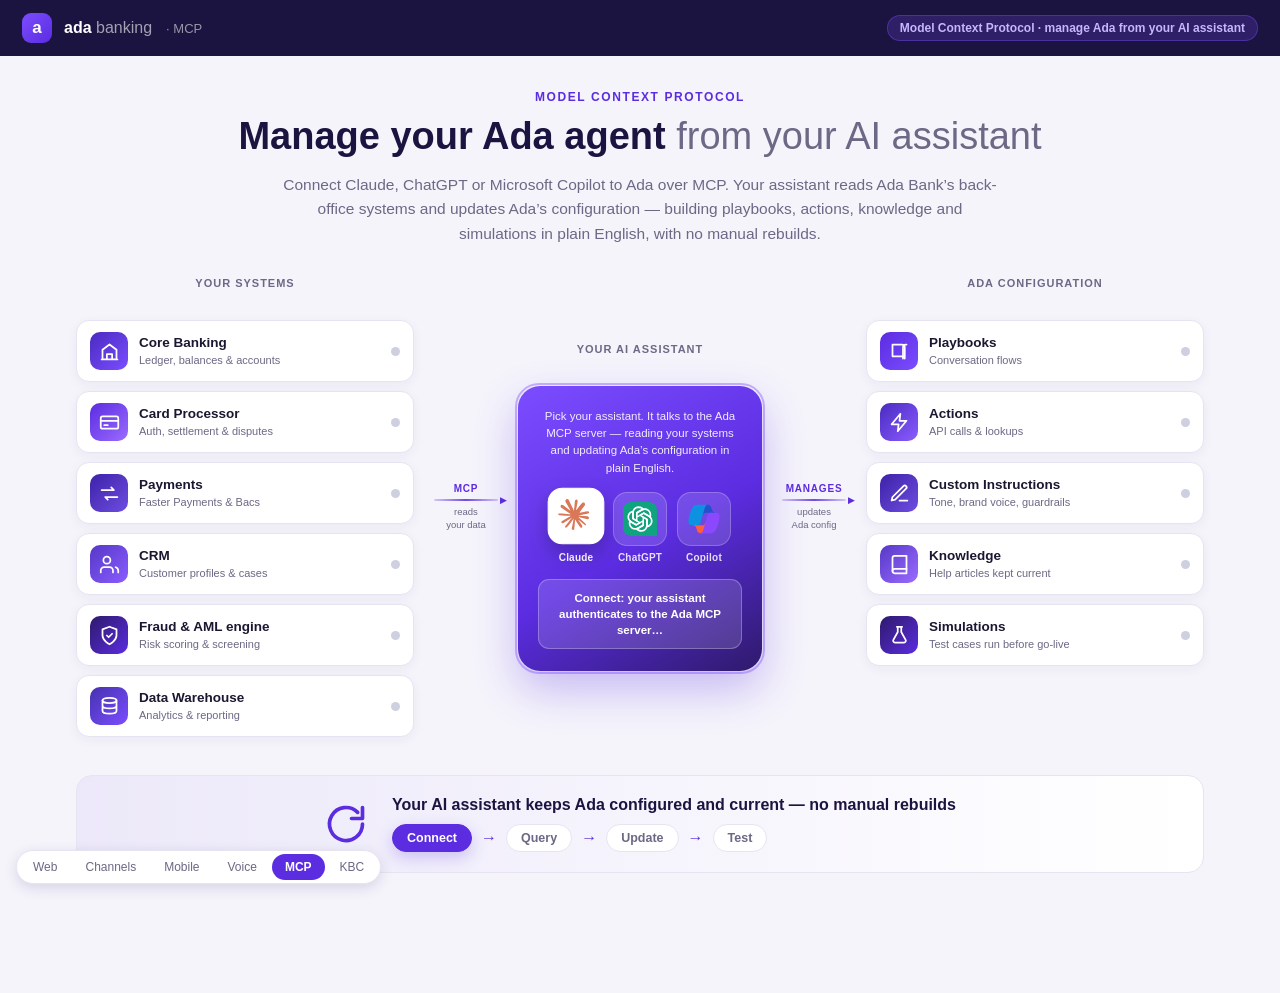
<file: mcp.html>
<!DOCTYPE html>
<html lang="en-GB">
<head>
<meta charset="UTF-8">
<meta name="viewport" content="width=device-width, initial-scale=1.0">
<script id="basefix">document.write('<base href="'+(function(){var p=location.pathname;return /\.[a-z0-9]+$/i.test(p)?p.replace(/[^\/]*$/,''):(p.slice(-1)==='/'?p:p+'/');})()+'">');</script>
<link rel="stylesheet" href="site.css">
<title>Ada Bank — MCP</title>
<style>
  *{margin:0;padding:0;box-sizing:border-box}
  body{font-family:var(--font-body);background:var(--bg);color:var(--ink);min-height:100vh;display:flex;flex-direction:column}

  /* ===== top chrome (matches channels.html) ===== */
  .top{background:var(--brand-navy);height:56px;display:flex;align-items:center;gap:12px;padding:0 22px;flex-shrink:0}
  .mark{width:30px;height:30px;border-radius:9px;background:linear-gradient(135deg,var(--brand-2),var(--brand));display:flex;align-items:center;justify-content:center;font-weight:800;font-size:17px;color:#fff}
  .top .logo{color:#fff;font-size:16px;font-weight:700}
  .top .logo span{font-weight:400;color:rgba(255,255,255,.6)}
  .top .crumb{color:rgba(255,255,255,.55);font-size:13px;margin-left:2px}
  .top .badge{margin-left:auto;font-size:12px;color:#c7b6ff;background:rgba(123,77,255,.2);border:1px solid rgba(123,77,255,.4);padding:5px 12px;border-radius:999px;font-weight:600}

  /* ===== page body ===== */
  .wrap{flex:1;width:100%;max-width:1180px;margin:0 auto;padding:34px 26px 120px}

  .hero{text-align:center;margin-bottom:30px}
  .hero .eyebrow{font-size:12px;font-weight:800;letter-spacing:1.6px;text-transform:uppercase;color:var(--brand);margin-bottom:11px}
  .hero h1{font-size:clamp(26px,4vw,38px);font-weight:700;color:var(--brand-navy);line-height:1.15}
  .hero h1 .thin{font-weight:400;color:var(--muted)}
  .hero p{font-size:15.5px;color:var(--muted);max-width:720px;margin:14px auto 0;line-height:1.6}

  .demo{display:grid;grid-template-columns:1fr auto 244px auto 1fr;gap:0;align-items:stretch}
  .col-h{font-size:11px;font-weight:800;letter-spacing:1px;text-transform:uppercase;color:var(--muted);text-align:center;margin-bottom:15px;min-height:28px}
  .col{display:flex;flex-direction:column;gap:9px}

  .card{background:#fff;border:1px solid var(--line);border-radius:13px;padding:11px 13px;display:flex;align-items:center;gap:11px;box-shadow:0 3px 12px rgba(30,15,70,.05);transition:border-color .3s,box-shadow .3s,transform .3s;position:relative}
  .card .badge{width:38px;height:38px;border-radius:10px;flex:0 0 auto;display:flex;align-items:center;justify-content:center;color:#fff}
  .card .badge svg{width:21px;height:21px}
  .card .st{min-width:0;flex:1}
  .card .sn{font-size:13.5px;font-weight:700;color:var(--ink);line-height:1.15}
  .card .sr{font-size:11px;color:var(--muted);margin-top:2px;line-height:1.3}
  .card .light{width:9px;height:9px;border-radius:50%;background:#CFD0DF;flex:0 0 auto;transition:background .3s,box-shadow .3s}
  .card.active{border-color:var(--brand);box-shadow:0 8px 22px rgba(91,44,224,.20)}
  .card.active .light{background:var(--brand);box-shadow:0 0 0 4px rgba(91,44,224,.18);animation:blip .8s ease-in-out infinite}
  .card.updated{border-color:#BFE7D2}
  .card.updated .light{background:var(--pos);box-shadow:0 0 0 3px rgba(18,183,106,.18)}
  .sys-col .card.active{transform:translateX(4px)}
  .cfg-col .card.active{transform:translateX(-4px)}
  @keyframes blip{0%,100%{opacity:.55}50%{opacity:1}}

  .arrow{display:flex;flex-direction:column;align-items:center;justify-content:center;padding:0 20px;gap:5px}
  .arrow .lbl{font-size:10px;font-weight:800;letter-spacing:.8px;text-transform:uppercase;color:var(--brand)}
  .arrow .line{width:64px;height:2px;background:linear-gradient(90deg,rgba(91,44,224,.22),rgba(91,44,224,.85),rgba(91,44,224,.22));position:relative;border-radius:2px}
  .arrow .line::after{content:'\25B6';position:absolute;right:-9px;top:50%;transform:translateY(-50%);font-size:9px;color:var(--brand)}
  .arrow .pulse{position:absolute;top:50%;left:0;width:9px;height:9px;border-radius:50%;background:var(--brand);transform:translate(-50%,-50%);opacity:0;box-shadow:0 0 0 4px rgba(91,44,224,.18)}
  .arrow.on .pulse{animation:flow 1.05s linear infinite}
  .arrow.on.rev .pulse{animation:flowRev 1.05s linear infinite}
  @keyframes flow{0%{left:0;opacity:0}15%{opacity:1}85%{opacity:1}100%{left:100%;opacity:0}}
  @keyframes flowRev{0%{left:100%;opacity:0}15%{opacity:1}85%{opacity:1}100%{left:0;opacity:0}}
  .arrow .sub{font-size:9.5px;color:var(--muted);text-align:center;line-height:1.3;white-space:nowrap}

  .hub-col{display:flex;flex-direction:column;align-items:center;justify-content:center}
  .hub{background:linear-gradient(150deg,var(--accent),var(--brand) 55%,var(--brand-dk));border-radius:22px;padding:22px 20px;text-align:center;color:#fff;width:244px;box-shadow:0 18px 44px rgba(91,44,224,.30);position:relative}
  .hub::after{content:"";position:absolute;inset:-3px;border-radius:24px;border:2px solid rgba(123,77,255,.4);animation:halo 2.6s ease-in-out infinite;pointer-events:none}
  @keyframes halo{0%,100%{opacity:.55;transform:scale(1)}50%{opacity:0;transform:scale(1.05)}}
  .hub .htag{font-size:11.5px;color:rgba(255,255,255,.9);font-weight:500;line-height:1.5;margin-bottom:15px}
  .ai-row{display:flex;justify-content:center;gap:10px}
  .ai-item{display:flex;flex-direction:column;align-items:center;gap:6px;cursor:pointer}
  .ai-logo{width:54px;height:54px;border-radius:14px;background:rgba(255,255,255,.14);border:1px solid rgba(255,255,255,.22);display:flex;align-items:center;justify-content:center;padding:9px;transition:transform .3s,box-shadow .3s,background .3s,border-color .3s}
  .ai-item.sel .ai-logo{background:#fff;border-color:#fff;box-shadow:0 8px 18px rgba(0,0,0,.22)}
  .ai-logo.lit{background:#fff;transform:translateY(-3px) scale(1.05);box-shadow:0 10px 22px rgba(0,0,0,.26)}
  .ai-name{font-size:10px;font-weight:700;color:rgba(255,255,255,.85);letter-spacing:.2px}
  .ai-item.sel .ai-name{color:#fff}
  .hub .doing{margin-top:16px;background:rgba(255,255,255,.14);border:1px solid rgba(255,255,255,.26);border-radius:11px;padding:10px 11px;font-size:11.5px;font-weight:600;color:#fff;min-height:56px;display:flex;align-items:center;justify-content:center;text-align:center;line-height:1.4}

  .loop{margin-top:38px;background:linear-gradient(90deg,rgba(91,44,224,.06),#fff);border:1px solid var(--line);border-radius:16px;padding:20px 24px;display:flex;align-items:center;justify-content:center;gap:24px;flex-wrap:wrap}
  .loop .licon{width:44px;height:44px;flex:0 0 auto;color:var(--brand)}
  .loop .ltext{max-width:760px}
  .loop .lh{font-family:var(--font-display);font-size:16px;font-weight:700;color:var(--deep)}
  .loop .steps{display:flex;align-items:center;gap:9px;margin-top:10px;flex-wrap:wrap}
  .loop .step{font-size:12.5px;font-weight:700;color:var(--muted);background:#fff;border:1px solid var(--line);border-radius:999px;padding:6px 14px;transition:all .3s}
  .loop .step.on{color:#fff;background:var(--brand);border-color:var(--brand);box-shadow:0 6px 16px rgba(91,44,224,.24)}
  .loop .sep{color:var(--brand);font-weight:800}

  @media (max-width:960px){
    .demo{grid-template-columns:1fr}
    .hub-col{order:-1;margin-bottom:6px}
    .hub{width:100%;max-width:340px;margin:0 auto}
    .col-h{min-height:0;margin-top:8px}
    .arrow{padding:8px 0}
    .arrow .line{width:130px}
  }
</style>
</head>
<body>

<div class="top">
  <div class="mark">a</div>
  <div class="logo">ada<span> banking</span></div>
  <div class="crumb">· MCP</div>
  <div class="badge">Model Context Protocol · manage Ada from your AI assistant</div>
</div>

<div class="wrap">

  <div class="hero">
    <div class="eyebrow">Model Context Protocol</div>
    <h1>Manage your Ada agent <span class="thin">from your AI assistant</span></h1>
    <p>Connect Claude, ChatGPT or Microsoft Copilot to Ada over MCP. Your assistant reads
       Ada Bank&rsquo;s back-office systems and updates Ada&rsquo;s configuration &mdash; building
       playbooks, actions, knowledge and simulations in plain English, with no manual rebuilds.</p>
  </div>

  <div class="demo" id="demo">

    <!-- ===== Column 1: YOUR SYSTEMS (Ada Bank back-office) ===== -->
    <div>
      <div class="col-h">Your systems</div>
      <div class="col sys-col" id="sysCol">

        <div class="card" data-sys="core">
          <span class="badge" style="background:linear-gradient(135deg,#4A2BC0,#7B4DFF)">
            <svg viewBox="0 0 24 24" fill="none" stroke="#fff" stroke-width="2" stroke-linecap="round" stroke-linejoin="round"><path d="M3 21h18M4 21V10l8-6 8 6v11M9 21v-6h6v6"/></svg>
          </span>
          <div class="st"><div class="sn">Core Banking</div><div class="sr">Ledger, balances &amp; accounts</div></div>
          <span class="light"></span>
        </div>

        <div class="card" data-sys="cards">
          <span class="badge" style="background:linear-gradient(135deg,#5B2CE0,#9B6BFF)">
            <svg viewBox="0 0 24 24" fill="none" stroke="#fff" stroke-width="2" stroke-linecap="round" stroke-linejoin="round"><rect x="2" y="5" width="20" height="14" rx="2"/><path d="M2 10h20M6 15h4"/></svg>
          </span>
          <div class="st"><div class="sn">Card Processor</div><div class="sr">Auth, settlement &amp; disputes</div></div>
          <span class="light"></span>
        </div>

        <div class="card" data-sys="payments">
          <span class="badge" style="background:linear-gradient(135deg,#3E22A8,#6D4DE0)">
            <svg viewBox="0 0 24 24" fill="none" stroke="#fff" stroke-width="2" stroke-linecap="round" stroke-linejoin="round"><path d="M3 8h14l-3-3M21 16H7l3 3"/></svg>
          </span>
          <div class="st"><div class="sn">Payments</div><div class="sr">Faster Payments &amp; Bacs</div></div>
          <span class="light"></span>
        </div>

        <div class="card" data-sys="crm">
          <span class="badge" style="background:linear-gradient(135deg,#5638C7,#8A5CFF)">
            <svg viewBox="0 0 24 24" fill="none" stroke="#fff" stroke-width="2" stroke-linecap="round" stroke-linejoin="round"><path d="M16 21v-2a4 4 0 0 0-4-4H6a4 4 0 0 0-4 4v2"/><circle cx="9" cy="7" r="4"/><path d="M22 21v-2a4 4 0 0 0-3-3.87"/></svg>
          </span>
          <div class="st"><div class="sn">CRM</div><div class="sr">Customer profiles &amp; cases</div></div>
          <span class="light"></span>
        </div>

        <div class="card" data-sys="fraud">
          <span class="badge" style="background:linear-gradient(135deg,#2E1A6B,#5B2CE0)">
            <svg viewBox="0 0 24 24" fill="none" stroke="#fff" stroke-width="2" stroke-linecap="round" stroke-linejoin="round"><path d="M12 22s8-4 8-10V5l-8-3-8 3v7c0 6 8 10 8 10z"/><path d="M9 12l2 2 4-4"/></svg>
          </span>
          <div class="st"><div class="sn">Fraud &amp; AML engine</div><div class="sr">Risk scoring &amp; screening</div></div>
          <span class="light"></span>
        </div>

        <div class="card" data-sys="warehouse">
          <span class="badge" style="background:linear-gradient(135deg,#4632B0,#7B4DFF)">
            <svg viewBox="0 0 24 24" fill="none" stroke="#fff" stroke-width="2" stroke-linecap="round" stroke-linejoin="round"><ellipse cx="12" cy="5" rx="8" ry="3"/><path d="M4 5v6c0 1.7 3.6 3 8 3s8-1.3 8-3V5M4 11v6c0 1.7 3.6 3 8 3s8-1.3 8-3v-6"/></svg>
          </span>
          <div class="st"><div class="sn">Data Warehouse</div><div class="sr">Analytics &amp; reporting</div></div>
          <span class="light"></span>
        </div>

      </div>
    </div>

    <div class="arrow" id="arrowL"><div class="lbl">MCP</div><div class="line"><span class="pulse"></span></div><div class="sub">reads<br>your data</div></div>

    <!-- ===== Column 2: AI ASSISTANT (switcher — Claude default) ===== -->
    <div class="hub-col">
      <div class="col-h">Your AI assistant</div>
      <div class="hub">
        <div class="htag">Pick your assistant. It talks to the Ada MCP server &mdash; reading your systems and updating Ada&rsquo;s configuration in plain English.</div>
        <div class="ai-row" id="aiRow">
          <div class="ai-item sel" data-ai="claude">
            <div class="ai-logo">
              <svg xmlns="http://www.w3.org/2000/svg" viewBox="0 13 170 136" width="34" height="34"><g transform="translate(-75.96,-223.53)"><path fill="#d97757" d="m 105.01,322.07 29.14,-16.35 0.49,-1.42 -0.49,-0.79 h -1.42 l -4.87,-0.3 -16.65,-0.45 -14.44,-0.6 -13.99,-0.75 -3.52,-0.75 -3.3,-4.35 0.34,-2.17 2.96,-1.99 4.24,0.37 9.37,0.64 14.06,0.97 10.2,0.6 15.11,1.57 h 2.4 l 0.34,-0.97 -0.82,-0.6 -0.64,-0.6 -14.55,-9.86 -15.75,-10.42 -8.25,-6 -4.46,-3.04 -2.25,-2.85 -0.97,-6.22 4.05,-4.46 5.44,0.37 1.39,0.37 5.51,4.24 11.77,9.11 15.37,11.32 2.25,1.87 0.9,-0.64 0.11,-0.45 -1.01,-1.69 -8.36,-15.11 -8.92,-15.37 -3.97,-6.37 -1.05,-3.82 c -0.37,-1.57 -0.64,-2.89 -0.64,-4.5 l 4.61,-6.26 2.55,-0.82 6.15,0.82 2.59,2.25 3.82,8.74 6.19,13.76 9.6,18.71 2.81,5.55 1.5,5.14 0.56,1.57 h 0.97 v -0.9 l 0.79,-10.54 1.46,-12.94 1.42,-16.65 0.49,-4.69 2.32,-5.62 4.61,-3.04 3.6,1.72 2.96,4.24 -0.41,2.74 -1.76,11.44 -3.45,17.92 -2.25,12 h 1.31 l 1.5,-1.5 6.07,-8.06 10.2,-12.75 4.5,-5.06 5.25,-5.59 3.37,-2.66 h 6.37 l 4.69,6.97 -2.1,7.2 -6.56,8.32 -5.44,7.05 -7.8,10.5 -4.87,8.4 0.45,0.67 1.16,-0.11 17.62,-3.75 9.52,-1.72 11.36,-1.95 5.14,2.4 0.56,2.44 -2.02,4.99 -12.15,3 -14.25,2.85 -21.22,5.02 -0.26,0.19 0.3,0.37 9.56,0.9 4.09,0.22 h 10.01 l 18.64,1.39 4.87,3.22 2.92,3.94 -0.49,3 -7.5,3.82 -10.12,-2.4 -23.62,-5.62 -8.1,-2.02 h -1.12 v 0.67 l 6.75,6.6 12.37,11.17 15.49,14.4 0.79,3.56 -1.99,2.81 -2.1,-0.3 -13.61,-10.24 -5.25,-4.61 -11.89,-10.01 h -0.79 v 1.05 l 2.74,4.01 14.47,21.75 0.75,6.67 -1.05,2.17 -3.75,1.31 -4.12,-0.75 -8.47,-11.89 -8.74,-13.39 -7.05,-12 -0.86,0.49 -4.16,44.81 -1.95,2.29 -4.5,1.72 -3.75,-2.85 -1.99,-4.61 1.99,-9.11 2.4,-11.89 1.95,-9.45 1.76,-11.74 1.05,-3.9 -0.07,-0.26 -0.86,0.11 -8.85,12.15 -13.46,18.19 -10.65,11.4 -2.55,1.01 -4.42,-2.29 0.41,-4.09 2.47,-3.64 14.74,-18.75 8.89,-11.62 5.74,-6.71 -0.04,-0.97 h -0.34 l -39.15,25.42 -6.97,0.9 -3,-2.81 0.37,-4.61 1.42,-1.5 11.77,-8.1 -0.04,0.04 z"/></g></svg>
            </div>
            <span class="ai-name">Claude</span>
          </div>
          <div class="ai-item" data-ai="chatgpt">
            <div class="ai-logo">
              <svg xmlns="http://www.w3.org/2000/svg" xmlns:xlink="http://www.w3.org/1999/xlink" viewBox="0 0 2406 2406" width="34" height="34"><path d="M1 578.4C1 259.5 259.5 1 578.4 1h1249.1c319 0 577.5 258.5 577.5 577.4V2406H578.4C259.5 2406 1 2147.5 1 1828.6V578.4z" fill="#10A37F"/><path id="cgptA" d="M1107.3 299.1c-197.999 0-373.9 127.3-435.2 315.3L650 743.5v427.9c0 21.4 11 40.4 29.4 51.4l344.5 198.515V833.3h.1v-27.9L1372.7 604c33.715-19.52 70.44-32.857 108.47-39.828L1447.6 450.3C1361 353.5 1237.1 298.5 1107.3 299.1zm0 117.5-.6.6c79.699 0 156.3 27.5 217.6 78.4-2.5 1.2-7.4 4.3-11 6.1L952.8 709.3c-18.4 10.4-29.4 30-29.4 51.4V1248l-155.1-89.4V755.8c-.1-187.099 151.601-338.9 339-339.2z" fill="#fff"/><use xlink:href="#cgptA" transform="rotate(60 1203 1203)"/><use xlink:href="#cgptA" transform="rotate(120 1203 1203)"/><use xlink:href="#cgptA" transform="rotate(180 1203 1203)"/><use xlink:href="#cgptA" transform="rotate(240 1203 1203)"/><use xlink:href="#cgptA" transform="rotate(300 1203 1203)"/></svg>
            </div>
            <span class="ai-name">ChatGPT</span>
          </div>
          <div class="ai-item" data-ai="copilot">
            <div class="ai-logo">
              <svg xmlns="http://www.w3.org/2000/svg" viewBox="0 0 48 48" width="34" height="34" fill="none"><path d="M34.14 7.33C33.56 5.35 31.75 4 29.7 4h-1.35c-2.23 0-4.15 1.6-4.55 3.79L21.48 20.4l.57-1.96c.58-1.98 2.39-3.33 4.45-3.33h7.85l3.29 1.28 3.18-1.28h-.93c-2.05 0-3.86-1.35-4.44-3.33l-1.31-4.46Z" fill="#2253CE"/><path d="M14.33 40.66c.57 1.98 2.39 3.34 4.45 3.34h2.87c2.51 0 4.56-2 4.63-4.51l.31-12.16-.65 2.23c-.58 1.97-2.39 3.33-4.45 3.33h-7.92l-2.82-1.53-3.06 1.53h.91c2.06 0 3.87 1.36 4.45 3.34l1.28 4.43Z" fill="#FF5F3D"/><path d="M29.5 4H13.46C8.88 4 6.13 10.06 4.29 16.11 2.12 23.29-.72 32.89 7.5 32.89h6.93c2.07 0 3.88-1.37 4.45-3.36 1.2-4.21 3.31-11.56 4.97-17.16.84-2.84 1.55-5.28 2.62-6.8C27.08 4.71 28.09 4 29.5 4Z" fill="#0D91E1"/><path d="M18.5 44h16.04c4.58 0 7.33-6.06 9.16-12.12 2.17-7.18 5.02-16.77-3.2-16.77h-6.93c-2.07 0-3.88 1.37-4.46 3.36-1.2 4.21-3.31 11.56-4.97 17.16-.84 2.84-1.55 5.28-2.62 6.8C20.92 43.29 19.91 44 18.5 44Z" fill="#8C48FF"/></svg>
            </div>
            <span class="ai-name">Copilot</span>
          </div>
        </div>
        <div class="doing" id="doing"><span>Connected via MCP &mdash; reading systems, updating Ada</span></div>
      </div>
    </div>

    <div class="arrow" id="arrowR"><div class="lbl">Manages</div><div class="line"><span class="pulse"></span></div><div class="sub">updates<br>Ada config</div></div>

    <!-- ===== Column 3: ADA CONFIGURATION ===== -->
    <div>
      <div class="col-h">Ada configuration</div>
      <div class="col cfg-col" id="cfgCol">
        <div class="card" data-cfg="playbooks"><span class="badge" style="background:linear-gradient(135deg,#5B2CE0,#7B4DFF)"><svg viewBox="0 0 24 24" fill="none" stroke="#fff" stroke-width="2" stroke-linecap="round" stroke-linejoin="round"><path d="M4 4h11a3 3 0 0 1 3 3v13a2.5 2.5 0 0 0-2.5-2.5H4z"/><path d="M20 4h-1a3 3 0 0 0-3 3v13"/></svg></span><div class="st"><div class="sn">Playbooks</div><div class="sr">Conversation flows</div></div><span class="light"></span></div>
        <div class="card" data-cfg="actions"><span class="badge" style="background:linear-gradient(135deg,#4A2BC0,#8A5CFF)"><svg viewBox="0 0 24 24" fill="none" stroke="#fff" stroke-width="2" stroke-linecap="round" stroke-linejoin="round"><path d="M13 2 3 14h8l-1 8 10-12h-8l1-8z"/></svg></span><div class="st"><div class="sn">Actions</div><div class="sr">API calls &amp; lookups</div></div><span class="light"></span></div>
        <div class="card" data-cfg="instructions"><span class="badge" style="background:linear-gradient(135deg,#3E22A8,#6D4DE0)"><svg viewBox="0 0 24 24" fill="none" stroke="#fff" stroke-width="2" stroke-linecap="round" stroke-linejoin="round"><path d="M12 20h9M16.5 3.5a2.1 2.1 0 0 1 3 3L7 19l-4 1 1-4z"/></svg></span><div class="st"><div class="sn">Custom Instructions</div><div class="sr">Tone, brand voice, guardrails</div></div><span class="light"></span></div>
        <div class="card" data-cfg="knowledge"><span class="badge" style="background:linear-gradient(135deg,#5638C7,#9B6BFF)"><svg viewBox="0 0 24 24" fill="none" stroke="#fff" stroke-width="2" stroke-linecap="round" stroke-linejoin="round"><path d="M4 19.5A2.5 2.5 0 0 1 6.5 17H20"/><path d="M6.5 2H20v20H6.5A2.5 2.5 0 0 1 4 19.5v-15A2.5 2.5 0 0 1 6.5 2z"/></svg></span><div class="st"><div class="sn">Knowledge</div><div class="sr">Help articles kept current</div></div><span class="light"></span></div>
        <div class="card" data-cfg="simulations"><span class="badge" style="background:linear-gradient(135deg,#2E1A6B,#5B2CE0)"><svg viewBox="0 0 24 24" fill="none" stroke="#fff" stroke-width="2" stroke-linecap="round" stroke-linejoin="round"><path d="M9 2h6M10 2v6l-5 9a2 2 0 0 0 1.8 3h10.4A2 2 0 0 0 19 17l-5-9V2"/></svg></span><div class="st"><div class="sn">Simulations</div><div class="sr">Test cases run before go-live</div></div><span class="light"></span></div>
      </div>
    </div>

  </div><!-- /demo -->

  <div class="loop">
    <div class="licon"><svg viewBox="0 0 24 24" width="44" height="44" fill="none" stroke="currentColor" stroke-width="2" stroke-linecap="round" stroke-linejoin="round"><path d="M21 12a9 9 0 1 1-2.64-6.36M21 3v6h-6"/></svg></div>
    <div class="ltext">
      <div class="lh">Your AI assistant keeps Ada configured and current &mdash; no manual rebuilds</div>
      <div class="steps" id="loopSteps">
        <span class="step" data-step="connect">Connect</span><span class="sep">&rarr;</span>
        <span class="step" data-step="query">Query</span><span class="sep">&rarr;</span>
        <span class="step" data-step="update">Update</span><span class="sep">&rarr;</span>
        <span class="step" data-step="test">Test</span>
      </div>
    </div>
  </div>

</div>

<script src="nav.js" defer></script>
<script>
(function(){
  var doing=document.getElementById('doing');
  var arrowL=document.getElementById('arrowL');
  var arrowR=document.getElementById('arrowR');
  var sysCards={}, cfgCards={}, aiItems={};
  document.querySelectorAll('.sys-col .card').forEach(function(c){ sysCards[c.dataset.sys]=c; });
  document.querySelectorAll('.cfg-col .card').forEach(function(c){ cfgCards[c.dataset.cfg]=c; });
  document.querySelectorAll('#aiRow .ai-item').forEach(function(i){ aiItems[i.dataset.ai]=i; });
  var stepChips={};
  document.querySelectorAll('#loopSteps .step').forEach(function(s){ stepChips[s.dataset.step]=s; });

  // user-selectable assistant (Claude default)
  var selectedAI='claude';
  document.querySelectorAll('#aiRow .ai-item').forEach(function(i){
    i.addEventListener('click',function(){
      selectedAI=i.dataset.ai;
      Object.keys(aiItems).forEach(function(k){ aiItems[k].classList.toggle('sel', k===selectedAI); });
    });
  });

  var reduce = window.matchMedia && window.matchMedia('(prefers-reduced-motion: reduce)').matches;

  function wait(ms){ return new Promise(function(r){ setTimeout(r,ms); }); }
  function litAI(){ Object.keys(aiItems).forEach(function(k){ aiItems[k].querySelector('.ai-logo').classList.toggle('lit', k===selectedAI); }); }
  function clearAI(){ Object.keys(aiItems).forEach(function(k){ aiItems[k].querySelector('.ai-logo').classList.remove('lit'); }); }
  function arrows(l,r,rev){
    arrowL.classList.toggle('on', !!l);
    arrowR.classList.toggle('on', !!r);
    arrowR.classList.toggle('rev', !!rev);
    arrowL.classList.remove('rev');
  }
  function chip(step){ Object.keys(stepChips).forEach(function(k){ stepChips[k].classList.toggle('on', k===step); }); }
  function clearCards(){
    Object.keys(sysCards).forEach(function(k){ sysCards[k].classList.remove('active','updated'); });
    Object.keys(cfgCards).forEach(function(k){ cfgCards[k].classList.remove('active','updated'); });
  }

  // Connect -> Query -> Update -> Test
  async function connect(){
    chip('connect'); litAI(); arrows(false,true,false);
    doing.innerHTML='<span>Connect: your assistant authenticates to the Ada MCP server&hellip;</span>';
    await wait(1600);
  }
  async function query(){
    chip('query'); arrows(true,true,true);
    doing.innerHTML='<span>Query: reading your systems + the live playbook &amp; action config&hellip;</span>';
    var order=['core','cards','payments','crm','fraud','warehouse'];
    cfgCards.playbooks.classList.add('active'); cfgCards.actions.classList.add('active');
    for(var i=0;i<order.length;i++){
      sysCards[order[i]].classList.add('active');
      await wait(360);
    }
    await wait(700);
    order.forEach(function(k){ sysCards[k].classList.remove('active'); });
    cfgCards.playbooks.classList.remove('active'); cfgCards.actions.classList.remove('active');
  }
  async function update(){
    chip('update'); arrows(false,true,false);
    doing.innerHTML='<span>Update: proposing a change set &mdash; playbooks, actions, instructions &amp; knowledge&hellip;</span>';
    var order=['playbooks','actions','instructions','knowledge'];
    for(var i=0;i<order.length;i++){
      cfgCards[order[i]].classList.add('active');
      await wait(520);
      cfgCards[order[i]].classList.remove('active');
      cfgCards[order[i]].classList.add('updated');
    }
    await wait(500);
  }
  async function test(){
    chip('test'); arrows(false,true,false);
    doing.innerHTML='<span>Test: running pinned simulations before anything ships&hellip;</span>';
    cfgCards.simulations.classList.add('active');
    await wait(1100);
    cfgCards.simulations.classList.remove('active');
    cfgCards.simulations.classList.add('updated');
    await wait(800);
  }

  async function loop(){
    clearCards(); clearAI(); arrows(false,false,false); chip('');
    await connect();
    await query();
    await update();
    await test();
    arrows(false,false,false); chip('');
    doing.innerHTML='<span style="font-weight:700">Ada updated &mdash; playbooks, actions, knowledge &amp; sims current</span>';
    await wait(2000);
  }
  async function run(){ while(true){ await loop(); } }

  if(reduce){
    litAI();
    doing.innerHTML='<span>Reads your systems &middot; updates Ada&rsquo;s configuration</span>';
    Object.keys(cfgCards).forEach(function(k){ cfgCards[k].classList.add('updated'); });
  } else {
    window.addEventListener('load',function(){ setTimeout(run,600); });
  }
})();
</script>
</body>
</html>
</file>
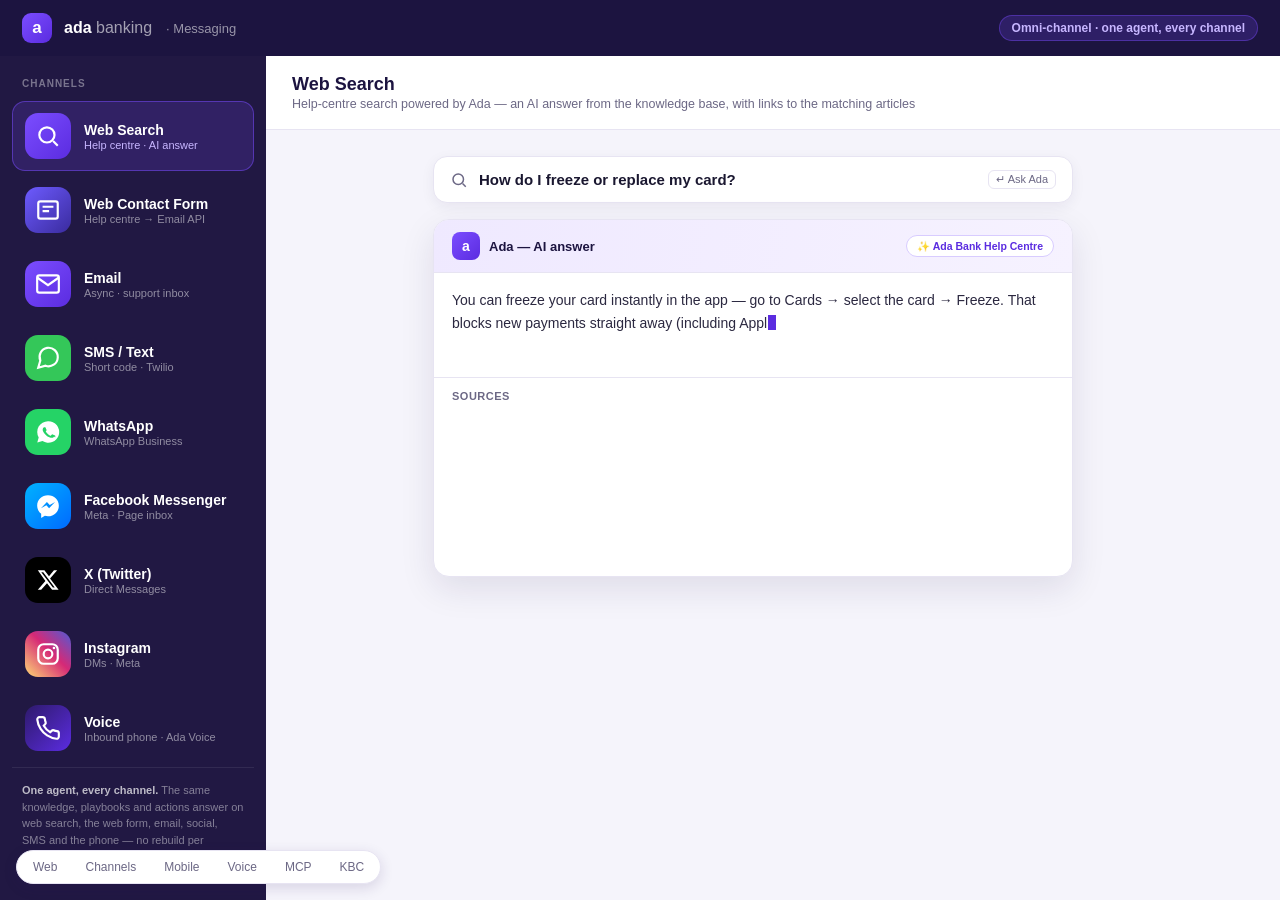
<file: messaging.html>
<!DOCTYPE html>
<html lang="en-GB">
<head>
<meta charset="UTF-8">
<meta name="viewport" content="width=device-width, initial-scale=1.0">
<link rel="stylesheet" href="site.css">
<title>Ada Banking — Messaging (omni-channel)</title>
<style>
  *{margin:0;padding:0;box-sizing:border-box}
  
  body{font-family:-apple-system,BlinkMacSystemFont,'Segoe UI',Roboto,Arial,sans-serif;background:var(--bg);color:var(--ink);height:100vh;display:flex;flex-direction:column;overflow:hidden}

  /* view switcher */
  /* top bar */
  .top{background:var(--brand-navy);height:56px;display:flex;align-items:center;gap:12px;padding:0 22px;flex-shrink:0}
  .mark{width:30px;height:30px;border-radius:9px;background:linear-gradient(135deg,var(--brand-2),var(--brand));display:flex;align-items:center;justify-content:center;font-weight:800;font-size:17px;color:#fff}
  .top .logo{color:#fff;font-size:16px;font-weight:700}
  .top .logo span{font-weight:400;color:rgba(255,255,255,.6)}
  .top .crumb{color:rgba(255,255,255,.55);font-size:13px;margin-left:2px}
  .top .badge{margin-left:auto;font-size:12px;color:#c7b6ff;background:rgba(123,77,255,.2);border:1px solid rgba(123,77,255,.4);padding:5px 12px;border-radius:999px;font-weight:600}

  .layout{display:flex;flex:1;overflow:hidden}

  /* ===== channel rail ===== */
  .rail{width:266px;flex-shrink:0;background:#211843;overflow-y:auto;padding:16px 12px 64px;display:flex;flex-direction:column;gap:4px}
  .rail-label{color:rgba(255,255,255,.4);font-size:10px;font-weight:700;letter-spacing:1px;text-transform:uppercase;padding:6px 10px 8px}
  .ms-item{display:flex;align-items:center;gap:13px;padding:11px 12px;border-radius:13px;cursor:pointer;transition:background .15s;border:1px solid transparent}
  .ms-item:hover{background:rgba(255,255,255,.06)}
  .ms-item.on{background:rgba(123,77,255,.18);border-color:rgba(123,77,255,.5)}
  .ms-ico{width:46px;height:46px;border-radius:13px;flex:0 0 auto;display:flex;align-items:center;justify-content:center}
  .ms-ico svg{width:26px;height:26px}
  .ms-tt{flex:1}
  .ms-tt .n{color:#fff;font-size:14px;font-weight:600}
  .ms-tt .d{color:rgba(255,255,255,.5);font-size:11px;margin-top:1px}
  .ms-item.on .ms-tt .d{color:#c7b6ff}
  .rail-foot{margin-top:auto;padding:14px 10px 6px;color:rgba(255,255,255,.45);font-size:11px;line-height:1.5;border-top:1px solid rgba(255,255,255,.08)}
  .rail-foot b{color:rgba(255,255,255,.7)}

  /* icon tile colors */
  .t-email{background:linear-gradient(135deg,var(--brand-2),var(--brand))}
  .t-sms{background:var(--sms)}
  .t-wa{background:var(--wa)}
  .t-msgr{background:linear-gradient(135deg,#00B2FF,#006AFF)}
  .t-ig{background:linear-gradient(45deg,var(--ig1),var(--ig2) 55%,var(--ig3))}
  .t-apple{background:#0b0b0f}
  .t-tg{background:var(--tg)}
  .t-x{background:#000}

  /* ===== stage ===== */
  .stage{flex:1;display:flex;flex-direction:column;overflow:hidden}
  .stagehead{padding:18px 26px;border-bottom:1px solid var(--line);background:#fff;flex-shrink:0}
  .stagehead .h{font-size:18px;font-weight:700;color:var(--brand-navy)}
  .stagehead .t{font-size:12.5px;color:var(--muted);margin-top:2px}
  .canvas{flex:1;overflow-y:auto;padding:26px;display:flex;justify-content:center;align-items:flex-start}
  .ms-panel{display:none;width:100%;max-width:460px}
  .ms-panel.show{display:block}
  .ms-panel.wide{max-width:680px}

  /* generic chat window */
  .cw{background:#fff;border:1px solid var(--line);border-radius:16px;overflow:hidden;box-shadow:0 12px 34px rgba(30,15,70,.12);display:flex;flex-direction:column;height:600px;max-height:calc(100vh - 170px)}
  .cw-head{display:flex;align-items:center;gap:11px;padding:12px 15px;flex:0 0 auto;color:#fff}
  .cw-av{width:38px;height:38px;border-radius:50%;display:flex;align-items:center;justify-content:center;font-weight:800;font-size:15px;flex:0 0 auto}
  .cw-ht{flex:1;line-height:1.25}
  .cw-ht .n{font-size:14px;font-weight:700}
  .cw-ht .s{font-size:11.5px;opacity:.8}
  .cw-body{flex:1;overflow-y:auto;padding:16px 14px;display:flex;flex-direction:column;gap:8px}
  .cw-date{align-self:center;font-size:11px;padding:3px 10px;border-radius:8px;margin:2px 0 6px;opacity:.75}
  .b{max-width:78%;padding:8px 11px;font-size:13.5px;line-height:1.4;border-radius:14px;position:relative}
  .b .tm{display:block;font-size:9.5px;opacity:.6;margin-top:3px;text-align:right}
  .in{align-self:flex-start}
  .out{align-self:flex-end}
  .cw-input{display:flex;align-items:center;gap:9px;padding:10px 13px;border-top:1px solid rgba(0,0,0,.07);flex:0 0 auto;background:#fafafa}
  .cw-input .box{flex:1;background:#fff;border:1px solid var(--line);border-radius:999px;padding:9px 14px;font-size:13px;color:#9a97ad}
  .cw-input .snd{width:34px;height:34px;border-radius:50%;display:flex;align-items:center;justify-content:center;color:#fff;flex:0 0 auto}
  .cw-input .snd svg{width:15px;height:15px}

  /* WhatsApp */
  .wa .cw-head{background:var(--wa-dk)} .wa .cw-av{background:#128C7E;color:#fff}
  .wa .cw-body{background:#e5ddd5}
  .wa .cw-date{background:#fff;color:#54656f}
  .wa .in{background:#fff;color:#111;border-top-left-radius:3px}
  .wa .out{background:#d9fdd3;color:#111;border-top-right-radius:3px}
  .wa .out .tm::after{content:" ✓✓";color:#53bdeb}
  .wa .snd{background:var(--wa)}

  /* Messenger */
  .msgr .cw-head{background:#fff;color:#111;border-bottom:1px solid var(--line)} .msgr .cw-av{background:linear-gradient(135deg,#00B2FF,#006AFF);color:#fff}
  .msgr .cw-ht .s{color:#65676b}
  .msgr .cw-body{background:#fff}
  .msgr .in{background:#f0f0f0;color:#111;border-bottom-left-radius:4px}
  .msgr .out{background:var(--msgr);color:#fff;border-bottom-right-radius:4px}
  .msgr .snd{background:var(--msgr)}

  /* Instagram */
  .ig .cw-head{background:#fff;color:#111;border-bottom:1px solid var(--line)}
  .ig .cw-av{background:linear-gradient(45deg,var(--ig1),var(--ig2) 55%,var(--ig3));color:#fff;position:relative}
  .ig .cw-ht .s{color:#8e8e8e}
  .ig .cw-body{background:#fff}
  .ig .in{background:#efefef;color:#111;border-radius:18px}
  .ig .out{background:linear-gradient(45deg,#a033ff,#d62976);color:#fff;border-radius:18px}
  .ig .snd{background:#d62976}

  /* SMS */
  .sms .cw-head{background:#f6f6f6;color:#111;border-bottom:1px solid var(--line)} .sms .cw-av{background:#8e8e93;color:#fff}
  .sms .cw-ht .s{color:#8e8e93}
  .sms .cw-body{background:#fff}
  .sms .in{background:#e9e9eb;color:#111;border-radius:17px}
  .sms .out{background:var(--sms);color:#fff;border-radius:17px}
  .sms .snd{background:var(--sms)}

  /* Apple Messages for Business */
  .apple .cw-head{background:#f6f6f6;color:#111;border-bottom:1px solid var(--line)} .apple .cw-av{background:#0b0b0f;color:#fff}
  .apple .cw-ht .s{color:#8e8e93}
  .apple .cw-body{background:#fff}
  .apple .in{background:#e9e9eb;color:#111;border-radius:17px}
  .apple .out{background:var(--imsg);color:#fff;border-radius:17px}
  .apple .snd{background:var(--imsg)}
  .picker{align-self:flex-start;background:#fff;border:1px solid var(--line);border-radius:14px;padding:6px;max-width:80%;box-shadow:0 2px 8px rgba(0,0,0,.06)}
  .picker .p-h{font-size:11px;color:var(--muted);padding:5px 8px 6px;font-weight:600}
  .picker .opt{display:flex;justify-content:space-between;align-items:center;padding:9px 10px;border-radius:9px;font-size:13px;cursor:default}
  .picker .opt:hover{background:#f4f2fb}
  .picker .opt.sel{background:#eafaf1;color:#0a7d33;font-weight:600}
  .picker .opt+.opt{border-top:1px solid var(--line)}

  /* Telegram */
  .tg .cw-head{background:var(--tg)} .tg .cw-av{background:#fff;color:var(--tg)}
  .tg .cw-body{background:#cfe3f0}
  .tg .cw-date{background:rgba(255,255,255,.7);color:#4a6572}
  .tg .in{background:#fff;color:#111;border-top-left-radius:3px}
  .tg .out{background:#eeffde;color:#111;border-top-right-radius:3px}
  .tg .out .tm::after{content:" ✓✓";color:#4fae4e}
  .tg .snd{background:var(--tg)}

  /* X (Twitter) — dark */
  .x .cw{background:#15202b;border-color:#2f3b47}
  .x .cw-head{background:#15202b;color:#fff;border-bottom:1px solid #2f3b47} .x .cw-av{background:#1d9bf0;color:#fff}
  .x .cw-ht .s{color:#8899a6}
  .x .cw-body{background:#15202b}
  .x .in{background:#273340;color:#fff;border-radius:18px}
  .x .out{background:#1d9bf0;color:#fff;border-radius:18px}
  .x .cw-input{background:#1c2732;border-top-color:#2f3b47}
  .x .cw-input .box{background:#253341;border-color:#38444d;color:#8899a6}
  .x .snd{background:#1d9bf0}

  /* Email */
  .mail{background:#fff;border:1px solid var(--line);border-radius:16px;overflow:hidden;box-shadow:0 12px 34px rgba(30,15,70,.12)}
  .mail-sub{padding:16px 20px 6px;font-size:18px;font-weight:700;color:var(--brand-navy)}
  .mail-tag{display:inline-block;font-size:11px;font-weight:600;color:var(--brand);background:#EFE9FF;border-radius:6px;padding:2px 8px;margin:0 20px 12px}
  .mail-msg{padding:14px 20px;border-top:1px solid var(--line)}
  .mail-hd{display:flex;align-items:center;gap:11px;margin-bottom:10px}
  .mail-av{width:38px;height:38px;border-radius:50%;display:flex;align-items:center;justify-content:center;font-weight:700;font-size:14px;color:#fff;flex:0 0 auto;background:#8e8e93}
  .mail-av.ada{background:linear-gradient(135deg,var(--brand-2),var(--brand))}
  .mail-who{flex:1;line-height:1.3}
  .mail-who .nm{font-size:13.5px;font-weight:700;color:var(--ink)}
  .mail-who .ad{font-size:11.5px;color:var(--muted)}
  .mail-time{font-size:11.5px;color:var(--muted)}
  .mail-body{font-size:13.5px;line-height:1.6;color:#2b2840}
  .mail-body p{margin:0 0 11px}
  .mail-sig{margin-top:6px;padding-top:11px;border-top:1px solid var(--line);font-size:12.5px;color:var(--muted);line-height:1.5}
  .mail-sig b{color:var(--brand-navy)}
  .mail-chip{display:inline-flex;align-items:center;gap:6px;background:#f4f2fb;border:1px solid var(--line);border-radius:9px;padding:8px 12px;font-size:12.5px;color:var(--brand-navy);font-weight:600;margin:4px 0 2px}

  /* icon tiles for new channels */
  .t-web{background:linear-gradient(135deg,#6D5BFF,#3A2B9E)}
  .t-voice{background:linear-gradient(135deg,#2E1A6B,var(--brand))}

  /* web contact form */
  .form-card{background:#fff;border:1px solid var(--line);border-radius:16px;box-shadow:0 12px 34px rgba(30,15,70,.12);overflow:hidden}
  .form-top{background:var(--brand-navy);color:#fff;padding:16px 20px;display:flex;align-items:center;gap:11px}
  .form-top .mark{width:34px;height:34px;border-radius:9px;font-size:18px}
  .form-top .n{font-size:15px;font-weight:800}.form-top .s{font-size:11.5px;color:rgba(255,255,255,.65)}
  .form-in{padding:18px 20px}
  .fg{margin-bottom:13px}
  .fg label{display:block;font-size:11.5px;font-weight:700;color:var(--muted);text-transform:uppercase;letter-spacing:.4px;margin-bottom:5px}
  .fg .fld{border:1px solid var(--line);border-radius:9px;padding:10px 12px;font-size:13.5px;color:var(--ink);background:#faf9ff}
  .fg .fld.sel{display:flex;justify-content:space-between;align-items:center}
  .fg .fld.ta{min-height:64px;color:#2b2840;line-height:1.5}
  .fg .fld.sel svg{width:15px;height:15px;color:var(--muted)}
  .form-send{width:100%;background:var(--brand);color:#fff;border:0;border-radius:10px;padding:12px;font-size:14px;font-weight:800;cursor:pointer;margin-top:4px}
  .form-send:hover{background:var(--brand-dk)}
  .sent{background:#e9fbf1;border:1px solid #bff0d4;border-radius:10px;padding:11px 14px;font-size:13px;color:#0a7d3f;font-weight:600;display:flex;align-items:center;gap:8px;margin-top:6px}
  .api-flow{margin-top:16px;background:#14121f;border-radius:14px;overflow:hidden}
  .api-flow .h{color:#fff;font-size:12px;font-weight:700;padding:12px 16px 6px;display:flex;align-items:center;gap:8px}
  .api-flow .h .tag{background:var(--brand);color:#fff;font-size:10px;padding:2px 8px;border-radius:999px;font-weight:800}
  .api-flow pre{margin:0;padding:4px 16px 16px;color:#d8d2ea;font-family:'SF Mono',Menlo,Consolas,monospace;font-size:11.5px;line-height:1.6;overflow-x:auto}
  .api-flow .cmt{color:#8a82a8}.api-flow .kw{color:#b9aaff}.api-flow .str{color:#d7cdff}

  /* voice */
  .voice .cw-head{background:linear-gradient(135deg,#2a1a5e,var(--brand-navy));align-items:center}
  .voice .cw-av{background:linear-gradient(135deg,var(--brand-2),var(--brand))}
  .voice .call-meta{margin-left:auto;text-align:right}
  .voice .call-meta .dur{font-size:12.5px;font-weight:700;color:#fff}
  .voice .call-meta .live{font-size:10px;color:#c7b6ff;font-weight:800;display:flex;align-items:center;gap:4px;justify-content:flex-end;margin-top:2px;text-transform:uppercase;letter-spacing:.5px}
  .voice .call-meta .live::before{content:"";width:6px;height:6px;border-radius:50%;background:#7B4DFF;display:inline-block;animation:vpulse 1.4s infinite}
  @keyframes vpulse{0%,100%{opacity:1}50%{opacity:.3}}
  .voice .wave{display:flex;align-items:center;justify-content:center;gap:3px;height:34px;background:var(--brand-navy);flex:0 0 auto}
  .voice .wave i{width:3px;height:6px;border-radius:2px;background:#9a7bff;animation:vwave 1.1s ease-in-out infinite}
  @keyframes vwave{0%,100%{height:5px;opacity:.5}50%{height:22px;opacity:1}}
  .voice .cw-body{background:#f6f7fb}
  .voice .vturn{display:flex;flex-direction:column;max-width:86%}
  .voice .vturn.caller{align-self:flex-end;align-items:flex-end}
  .voice .vturn.agent{align-self:flex-start;align-items:flex-start}
  .voice .vspk{font-size:10px;font-weight:800;text-transform:uppercase;letter-spacing:.5px;color:var(--muted);margin:0 5px 3px;display:flex;align-items:center;gap:5px}
  .voice .vbubble{padding:9px 12px;font-size:13.5px;line-height:1.45;border-radius:14px}
  .voice .caller .vbubble{background:var(--brand);color:#fff;border-bottom-right-radius:4px}
  .voice .agent .vbubble{background:#fff;border:1px solid var(--line);color:var(--ink);border-bottom-left-radius:4px}
  .voice .vsys{align-self:center;font-size:11.5px;color:#5B2CE0;background:#EFE9FF;border:1px solid #d8ccff;border-radius:999px;padding:4px 12px;display:flex;align-items:center;gap:6px;font-weight:700;text-align:center}
  .voice .vctl{display:flex;align-items:center;justify-content:center;gap:18px;padding:12px;border-top:1px solid rgba(0,0,0,.07);background:#fafafa;flex:0 0 auto}
  .voice .vbtn{width:42px;height:42px;border-radius:50%;display:flex;align-items:center;justify-content:center;background:#EFE9FF;color:var(--brand-dk)}
  .voice .vbtn svg{width:19px;height:19px}
  .voice .vbtn.end{background:#E5484D;color:#fff}
  /* web search (Ada-powered help centre) */
  .t-search{background:linear-gradient(135deg,var(--brand-2),var(--brand))}
  .ws-wrap{max-width:640px;width:100%}
  .ws-bar{display:flex;align-items:center;gap:11px;background:#fff;border:1px solid var(--line);border-radius:14px;padding:13px 16px;box-shadow:0 4px 14px rgba(30,15,70,.06)}
  .ws-bar svg{width:18px;height:18px;color:var(--muted);flex:0 0 auto}
  .ws-bar .q{flex:1;font-size:15px;color:var(--ink);font-weight:600}
  .ws-bar .k{font-size:11px;color:var(--muted);border:1px solid var(--line);border-radius:6px;padding:2px 7px;white-space:nowrap}
  .ws-ai{margin-top:16px;background:#fff;border:1px solid var(--line);border-radius:16px;overflow:hidden;box-shadow:0 12px 34px rgba(30,15,70,.10)}
  .ws-ai-head{display:flex;align-items:center;gap:9px;padding:12px 18px;border-bottom:1px solid var(--line);background:linear-gradient(100deg,#efe9ff,#f6f2ff)}
  .ws-ai-head .av{width:28px;height:28px;border-radius:8px;background:linear-gradient(135deg,var(--brand-2),var(--brand));display:flex;align-items:center;justify-content:center;color:#fff;font-weight:800;font-size:14px}
  .ws-ai-head .t{font-size:13px;font-weight:700;color:var(--brand-navy)}
  .ws-ai-head .b{margin-left:auto;font-size:10.5px;font-weight:700;color:var(--brand);background:#fff;border:1px solid #d8ccff;border-radius:999px;padding:3px 10px}
  .ws-ans{padding:16px 18px;font-size:14px;line-height:1.62;color:#2b2840;min-height:104px}
  .ws-ans .cursor{display:inline-block;width:8px;height:15px;background:var(--brand);vertical-align:-2px;margin-left:1px;animation:wsblink 1s step-end infinite}
  @keyframes wsblink{50%{opacity:0}}
  .ws-src{border-top:1px solid var(--line);padding:12px 18px 16px}
  .ws-src .h{font-size:11px;font-weight:700;text-transform:uppercase;letter-spacing:.5px;color:var(--muted);margin-bottom:6px}
  .ws-art{display:flex;align-items:center;gap:11px;padding:10px 0;border-bottom:1px solid var(--line);opacity:0;transform:translateY(5px);transition:opacity .3s,transform .3s}
  .ws-art:last-child{border-bottom:none}
  .ws-art.show{opacity:1;transform:none}
  .ws-art .ic{width:30px;height:30px;border-radius:8px;background:#EFE9FF;display:flex;align-items:center;justify-content:center;flex:0 0 auto;font-size:15px}
  .ws-art .ti{font-size:13px;font-weight:600;color:var(--brand-navy)}
  .ws-art .ti span{display:block;font-size:11.5px;color:var(--muted);font-weight:400;margin-top:1px}
  .ws-art .go{margin-left:auto;color:var(--brand);font-weight:700;font-size:16px}
</style>
</head>
<body>

<div class="top">
  <div class="mark">a</div>
  <div class="logo">ada<span> banking</span></div>
  <div class="crumb">· Messaging</div>
  <div class="badge">Omni-channel · one agent, every channel</div>
</div>

<div class="layout">
  <!-- ===== channel rail ===== -->
  <aside class="rail">
    <div class="rail-label">Channels</div>

    <div class="ms-item on" data-ch="websearch" onclick="select('websearch')">
      <div class="ms-ico t-search"><svg viewBox="0 0 24 24" fill="none" stroke="#fff" stroke-width="2"><circle cx="11" cy="11" r="7"/><path d="M21 21l-4.3-4.3"/></svg></div>
      <div class="ms-tt"><div class="n">Web Search</div><div class="d">Help centre · AI answer</div></div>
    </div>

    <div class="ms-item" data-ch="webform" onclick="select('webform')">
      <div class="ms-ico t-web"><svg viewBox="0 0 24 24" fill="none" stroke="#fff" stroke-width="2"><rect x="3" y="4" width="18" height="16" rx="2"/><path d="M7 9h10M7 13h6"/></svg></div>
      <div class="ms-tt"><div class="n">Web Contact Form</div><div class="d">Help centre → Email API</div></div>
    </div>

    <div class="ms-item" data-ch="email" onclick="select('email')">
      <div class="ms-ico t-email"><svg viewBox="0 0 24 24" fill="none" stroke="#fff" stroke-width="2"><rect x="2" y="4" width="20" height="16" rx="2"/><path d="m2 6 10 7L22 6"/></svg></div>
      <div class="ms-tt"><div class="n">Email</div><div class="d">Async · support inbox</div></div>
    </div>

    <div class="ms-item" data-ch="sms" onclick="select('sms')">
      <div class="ms-ico t-sms"><svg viewBox="0 0 24 24" fill="none" stroke="#fff" stroke-width="2"><path d="M21 11.5a8.4 8.4 0 0 1-11.3 7.6L3 21l1.9-6.7A8.4 8.4 0 1 1 21 11.5z"/></svg></div>
      <div class="ms-tt"><div class="n">SMS / Text</div><div class="d">Short code · Twilio</div></div>
    </div>

    <div class="ms-item" data-ch="whatsapp" onclick="select('whatsapp')">
      <div class="ms-ico t-wa"><svg viewBox="0 0 24 24" fill="#fff"><path d="M12 2a10 10 0 0 0-8.6 15l-1.3 4.7 4.8-1.3A10 10 0 1 0 12 2zm5.6 14.2c-.2.6-1.2 1.2-1.7 1.2-.4 0-1 .1-3.3-.8-2.7-1.1-4.4-3.9-4.5-4.1-.1-.2-1-1.4-1-2.6s.6-1.8.9-2.1c.2-.2.5-.3.7-.3h.5c.2 0 .4 0 .6.5l.8 2c.1.2.1.4 0 .5l-.4.6c-.2.2-.3.4-.1.7.2.3.8 1.3 1.7 2.1 1.2 1 2 1.3 2.3 1.5.2.1.4.1.6-.1l.9-1c.2-.2.4-.2.6-.1l1.9.9c.3.2.5.3.6.4.1.3.1.9-.1 1.6z"/></svg></div>
      <div class="ms-tt"><div class="n">WhatsApp</div><div class="d">WhatsApp Business</div></div>
    </div>

    <div class="ms-item" data-ch="messenger" onclick="select('messenger')">
      <div class="ms-ico t-msgr"><svg viewBox="0 0 24 24" fill="#fff"><path d="M12 2C6.3 2 2 6.2 2 11.7c0 3 1.4 5.6 3.7 7.4V23l3.4-1.9c.9.3 1.9.4 2.9.4 5.7 0 10-4.2 10-9.8S17.7 2 12 2zm1 12.1-2.5-2.7-5 2.7 5.5-5.8 2.6 2.7 4.9-2.7-5.5 5.8z"/></svg></div>
      <div class="ms-tt"><div class="n">Facebook Messenger</div><div class="d">Meta · Page inbox</div></div>
    </div>

    <div class="ms-item" data-ch="x" onclick="select('x')">
      <div class="ms-ico t-x"><svg viewBox="0 0 24 24" fill="#fff"><path d="M17.5 3h3l-6.6 7.5L21.8 21h-6l-4.7-6.1L5.7 21H2.6l7-8L2.6 3h6.1l4.2 5.6L17.5 3zm-1 16h1.7L7.6 4.8H5.8L16.5 19z"/></svg></div>
      <div class="ms-tt"><div class="n">X (Twitter)</div><div class="d">Direct Messages</div></div>
    </div>

    <div class="ms-item" data-ch="instagram" onclick="select('instagram')">
      <div class="ms-ico t-ig"><svg viewBox="0 0 24 24" fill="none" stroke="#fff" stroke-width="2"><rect x="3" y="3" width="18" height="18" rx="5"/><circle cx="12" cy="12" r="4"/><circle cx="17.5" cy="6.5" r="1.2" fill="#fff" stroke="none"/></svg></div>
      <div class="ms-tt"><div class="n">Instagram</div><div class="d">DMs · Meta</div></div>
    </div>

    <div class="ms-item" data-ch="voice" onclick="select('voice')">
      <div class="ms-ico t-voice"><svg viewBox="0 0 24 24" fill="none" stroke="#fff" stroke-width="2"><path d="M22 16.92v3a2 2 0 0 1-2.18 2 19.79 19.79 0 0 1-8.63-3.07 19.5 19.5 0 0 1-6-6 19.79 19.79 0 0 1-3.07-8.67A2 2 0 0 1 4.11 2h3a2 2 0 0 1 2 1.72c.13.96.36 1.9.7 2.81a2 2 0 0 1-.45 2.11L8.09 9.91a16 16 0 0 0 6 6l1.27-1.27a2 2 0 0 1 2.11-.45c.9.34 1.85.57 2.81.7A2 2 0 0 1 22 16.92z"/></svg></div>
      <div class="ms-tt"><div class="n">Voice</div><div class="d">Inbound phone · Ada Voice</div></div>
    </div>

    <div class="rail-foot">
      <b>One agent, every channel.</b> The same knowledge, playbooks and actions answer on web search, the web form, email, social, SMS and the phone — no rebuild per channel. Live web &amp; in-app Chat are on the <b>Web</b> and <b>Mobile</b> tabs.
    </div>
  </aside>

  <!-- ===== stage ===== -->
  <main class="stage">
    <div class="stagehead">
      <div class="h" id="stageName">Web Search</div>
      <div class="t" id="stageTag">Help-centre search powered by Ada — an AI answer from the knowledge base, with links to the matching articles</div>
    </div>
    <div class="canvas">

      <!-- WEB SEARCH (Ada-powered help centre) -->
      <div class="ms-panel wide show" data-ch="websearch">
        <div class="ws-wrap">
          <div class="ws-bar">
            <svg viewBox="0 0 24 24" fill="none" stroke="currentColor" stroke-width="2"><circle cx="11" cy="11" r="7"/><path d="M21 21l-4.3-4.3"/></svg>
            <div class="q">How do I freeze or replace my card?</div>
            <span class="k">↵ Ask Ada</span>
          </div>
          <div class="ws-ai">
            <div class="ws-ai-head"><div class="av">a</div><div class="t">Ada — AI answer</div><div class="b">✨ Ada Bank Help Centre</div></div>
            <div class="ws-ans" id="wsAns"></div>
            <div class="ws-src">
              <div class="h">Sources</div>
              <div class="ws-art"><div class="ic">🔒</div><div class="ti">Freezing and unfreezing your card<span>Cards &amp; payments · 2 min read</span></div><div class="go">›</div></div>
              <div class="ws-art"><div class="ic">🚫</div><div class="ti">Reporting a lost or stolen card<span>Security · 3 min read</span></div><div class="go">›</div></div>
              <div class="ws-art"><div class="ic">💳</div><div class="ti">Ordering a replacement card<span>Cards &amp; payments · 2 min read</span></div><div class="go">›</div></div>
            </div>
          </div>
        </div>
      </div>

      <!-- WEB CONTACT FORM -->
      <div class="ms-panel wide" data-ch="webform">
        <div class="form-card">
          <div class="form-top"><div class="mark">a</div><div><div class="n">Ada Bank · Help centre — Contact us</div><div class="s">We usually reply within a few minutes</div></div></div>
          <div class="form-in">
            <div class="fg"><label>Full name</label><div class="fld">Richard Kirk</div></div>
            <div class="fg"><label>Email address</label><div class="fld">richard.kirk@gmail.com</div></div>
            <div class="fg"><label>What do you need help with?</label><div class="fld sel">Statements &amp; documents <svg viewBox="0 0 24 24" fill="none" stroke="currentColor" stroke-width="2"><path d="M6 9l6 6 6-6"/></svg></div></div>
            <div class="fg"><label>Customer / account number</label><div class="fld">ADA-4471</div></div>
            <div class="fg"><label>Message</label><div class="fld ta">Could you send me a copy of my June statement for my Everyday Current account? I need it for a mortgage application. Thanks, Richard</div></div>
            <button class="form-send">Send message</button>
            <div class="sent"><svg width="16" height="16" viewBox="0 0 24 24" fill="none" stroke="#0a7d3f" stroke-width="2.4"><path d="M20 6 9 17l-5-5"/></svg> Sent — Ada is drafting a reply to your inbox…</div>
          </div>
          <div class="api-flow">
            <div class="h"><span class="tag">SE</span> How the form reaches Ada</div>
<pre><span class="cmt">// Contact form submit → Ada Email API creates a conversation</span>
POST https://demo-rkirk-fintech.ada.support<span class="kw">/api/v2/conversations/email</span>
{
  <span class="str">"from"</span>: <span class="str">"richard.kirk@gmail.com"</span>,
  <span class="str">"subject"</span>: <span class="str">"Statements &amp; documents · ADA-4471"</span>,
  <span class="str">"body"</span>: <span class="str">"Could you send me a copy of my June statement…"</span>,
  <span class="str">"metadata"</span>: { <span class="str">"customer_id"</span>: <span class="str">"ADA-4471"</span>, <span class="str">"account"</span>: <span class="str">"Everyday Current"</span>, <span class="str">"market"</span>: <span class="str">"UK"</span> }
}
<span class="cmt">// Ada runs the Statements playbook and emails the PDF back ↓ (see Email tab)</span></pre>
          </div>
        </div>
      </div>

      <!-- EMAIL -->
      <div class="ms-panel wide" data-ch="email">
        <div class="mail">
          <div class="mail-sub">Copy of my June statement</div>
          <div class="mail-tag">Ada replied in 46 seconds</div>
          <div class="mail-msg">
            <div class="mail-hd">
              <div class="mail-av">RK</div>
              <div class="mail-who"><div class="nm">Richard Kirk</div><div class="ad">richard.kirk@gmail.com → support@adabank.com</div></div>
              <div class="mail-time">Today, 09:02</div>
            </div>
            <div class="mail-body"><p>Hi, could you send me a copy of my June statement for my Everyday Current account? I need it for a mortgage application. Thanks, Richard</p></div>
          </div>
          <div class="mail-msg">
            <div class="mail-hd">
              <div class="mail-av ada">a</div>
              <div class="mail-who"><div class="nm">Ada Bank Customer Care</div><div class="ad">support@adabank.com → richard.kirk@gmail.com</div></div>
              <div class="mail-time">Today, 09:03</div>
            </div>
            <div class="mail-body">
              <p>Hi Richard,</p>
              <p>Thanks for getting in touch — happy to help. I've matched your email to your Everyday Current account (••••&nbsp;4471) and generated your <b>June 2026 statement</b>.</p>
              <div class="mail-chip">📄 Statement_Jun2026_ADA-4471.pdf · 118&nbsp;KB</div>
              <p>You can also download it any time from <b>Statements</b> in the app. For a mortgage application, lenders usually ask for the last 3 months — just reply and I'll send April and May too.</p>
              <p>Is there anything else I can help with?</p>
              <div class="mail-sig">Best wishes,<br><b>Ada</b> — Ada Bank Customer Care<br>Available 24/7 · <b>adabank.com/help</b></div>
            </div>
          </div>
        </div>
      </div>

      <!-- SMS -->
      <div class="ms-panel sms" data-ch="sms">
        <div class="cw">
          <div class="cw-head"><div class="cw-av">AB</div><div class="cw-ht"><div class="n">Ada Bank</div><div class="s">Text message · 60420</div></div></div>
          <div class="cw-body">
            <div class="cw-date">Today 11:02</div>
            <div class="b out">I'd like to book a branch appointment<span class="tm">11:02</span></div>
            <div class="b in">Happy to help, Richard. Here are the next available slots at your nearest branch (King's Road):<br>1) Tomorrow 10:00<br>2) Tomorrow 14:30<br>3) Friday 11:00<br>Reply with a number.<span class="tm">11:02</span></div>
            <div class="b out">3<span class="tm">11:03</span></div>
            <div class="b in">Booked ✅ Friday 11:00 at Ada Bank, King's Road. We've sent you a reminder. See you then!<span class="tm">11:03</span></div>
          </div>
          <div class="cw-input"><div class="box">Text message</div><div class="snd"><svg viewBox="0 0 24 24" fill="none" stroke="#fff" stroke-width="2.4"><path d="M12 19V5M5 12l7-7 7 7"/></svg></div></div>
        </div>
      </div>

      <!-- WHATSAPP -->
      <div class="ms-panel wa" data-ch="whatsapp">
        <div class="cw">
          <div class="cw-head"><div class="cw-av">a</div><div class="cw-ht"><div class="n">Ada Bank</div><div class="s">online · Business account</div></div></div>
          <div class="cw-body">
            <div class="cw-date">TODAY</div>
            <div class="b out">Hi — has my salary gone in yet? 😅<span class="tm">08:58</span></div>
            <div class="b in">Morning Richard! 👋 Yes — <b>£3,120.00</b> from Acme Ltd landed at 07:14 today.<span class="tm">08:58</span></div>
            <div class="b in">Your Everyday Current balance is now <b>£18,751.53</b>. Anything else I can help with?<span class="tm">08:58</span></div>
            <div class="b out">Perfect, thanks! 🙌<span class="tm">08:59</span></div>
            <div class="b in">Anytime 😊<span class="tm">08:59</span></div>
          </div>
          <div class="cw-input"><div class="box">Type a message</div><div class="snd"><svg viewBox="0 0 24 24" fill="none" stroke="#fff" stroke-width="2"><path d="M22 2 11 13M22 2l-7 20-4-9-9-4 20-7z"/></svg></div></div>
        </div>
      </div>

      <!-- MESSENGER -->
      <div class="ms-panel msgr" data-ch="messenger">
        <div class="cw">
          <div class="cw-head"><div class="cw-av">a</div><div class="cw-ht"><div class="n">Ada Bank</div><div class="s">Typically replies instantly</div></div></div>
          <div class="cw-body">
            <div class="b out">I think I've lost my card 😳<span class="tm">18:20</span></div>
            <div class="b in">No worries, Richard — I can sort that right now. I've <b>frozen your Ada Credit Card ending 8820</b> so it can't be used.<span class="tm">18:20</span></div>
            <div class="b in">Would you like me to post a replacement? It arrives in 3–5 working days.<span class="tm">18:20</span></div>
            <div class="b out">Yes please<span class="tm">18:21</span></div>
            <div class="b in">Done ✅ A new card is on its way to your address on file. If you find the old one, just unfreeze it in the app.<span class="tm">18:21</span></div>
          </div>
          <div class="cw-input"><div class="box">Aa</div><div class="snd"><svg viewBox="0 0 24 24" fill="none" stroke="#fff" stroke-width="2"><path d="M22 2 11 13M22 2l-7 20-4-9-9-4 20-7z"/></svg></div></div>
        </div>
      </div>

      <!-- INSTAGRAM -->
      <div class="ms-panel ig" data-ch="instagram">
        <div class="cw">
          <div class="cw-head"><div class="cw-av">a</div><div class="cw-ht"><div class="n">adabanking</div><div class="s">Instagram · Direct</div></div></div>
          <div class="cw-body">
            <div class="b out">Saw your post about savings — what rate can I actually get? 👀<span class="tm">20:11</span></div>
            <div class="b in">Great question! Our <b>Fixed Rate Bonds</b> are currently <b>4.40% AER</b> (1yr), <b>4.25%</b> (2yr) and <b>4.15%</b> (3yr) — guaranteed for the whole term.<span class="tm">20:11</span></div>
            <div class="b in">Want me to open one for you? I can do it right here or in the app. 💜<span class="tm">20:11</span></div>
            <div class="b out">Maybe later — thanks!<span class="tm">20:12</span></div>
          </div>
          <div class="cw-input"><div class="box">Message…</div><div class="snd"><svg viewBox="0 0 24 24" fill="none" stroke="#fff" stroke-width="2"><path d="M22 2 11 13M22 2l-7 20-4-9-9-4 20-7z"/></svg></div></div>
        </div>
      </div>

      <!-- X (TWITTER) -->
      <div class="ms-panel x" data-ch="x">
        <div class="cw">
          <div class="cw-head"><div class="cw-av">a</div><div class="cw-ht"><div class="n">Ada Bank</div><div class="s">@AdaBanking · Direct Message</div></div></div>
          <div class="cw-body">
            <div class="b out">Your app was down this morning, couldn't pay a bill 😤<span class="tm">09:15</span></div>
            <div class="b in">So sorry for the trouble, Richard. The app is fully back up now. If that payment is still pending I can make it for you right here — want me to?<span class="tm">09:15</span></div>
            <div class="b out">Yes — the £120 to British Gas<span class="tm">09:16</span></div>
            <div class="b in">Paid ✅ <b>£120.00</b> to British Gas, reference BG-4471. You're all set, and thanks for your patience. 💜<span class="tm">09:16</span></div>
          </div>
          <div class="cw-input"><div class="box">Start a message</div><div class="snd"><svg viewBox="0 0 24 24" fill="none" stroke="#fff" stroke-width="2"><path d="M22 2 11 13M22 2l-7 20-4-9-9-4 20-7z"/></svg></div></div>
        </div>
      </div>

      <!-- VOICE -->
      <div class="ms-panel voice" data-ch="voice">
        <div class="cw">
          <div class="cw-head">
            <div class="cw-av"><svg viewBox="0 0 24 24" fill="none" stroke="#fff" stroke-width="2"><path d="M22 16.92v3a2 2 0 0 1-2.18 2 19.79 19.79 0 0 1-8.63-3.07 19.5 19.5 0 0 1-6-6 19.79 19.79 0 0 1-3.07-8.67A2 2 0 0 1 4.11 2h3a2 2 0 0 1 2 1.72c.13.96.36 1.9.7 2.81a2 2 0 0 1-.45 2.11L8.09 9.91a16 16 0 0 0 6 6l1.27-1.27a2 2 0 0 1 2.11-.45c.9.34 1.85.57 2.81.7A2 2 0 0 1 22 16.92z"/></svg></div>
            <div class="cw-ht"><div class="n">Ada Bank Voice</div><div class="s">Inbound call · +44 20 4577 0091</div></div>
            <div class="call-meta"><div class="dur">01:12</div><div class="live">live</div></div>
          </div>
          <div class="wave"><i style="animation-delay:0s"></i><i style="animation-delay:.1s"></i><i style="animation-delay:.25s"></i><i style="animation-delay:.05s"></i><i style="animation-delay:.4s"></i><i style="animation-delay:.15s"></i><i style="animation-delay:.5s"></i><i style="animation-delay:.2s"></i><i style="animation-delay:.35s"></i><i style="animation-delay:.08s"></i><i style="animation-delay:.45s"></i><i style="animation-delay:.3s"></i><i style="animation-delay:.12s"></i><i style="animation-delay:.42s"></i><i style="animation-delay:.22s"></i><i style="animation-delay:.02s"></i><i style="animation-delay:.38s"></i><i style="animation-delay:.18s"></i><i style="animation-delay:.48s"></i><i style="animation-delay:.28s"></i><i style="animation-delay:.1s"></i><i style="animation-delay:.33s"></i><i style="animation-delay:.06s"></i><i style="animation-delay:.44s"></i><i style="animation-delay:.16s"></i><i style="animation-delay:.5s"></i><i style="animation-delay:.24s"></i><i style="animation-delay:.36s"></i></div>
          <div class="cw-body">
            <div class="vsys">📞 Call connected · Ada Voice answered in 1 ring</div>
            <div class="vturn agent"><div class="vspk">🔊 Ada Bank Voice</div><div class="vbubble">Thanks for calling Ada Bank — I'm the AI assistant. How can I help today?</div></div>
            <div class="vturn caller"><div class="vspk">🎙️ Richard</div><div class="vbubble">My card's just been declined — I'm in Lisbon trying to pay for dinner and it's really embarrassing.</div></div>
            <div class="vturn agent"><div class="vspk">🔊 Ada Bank Voice</div><div class="vbubble">I'm sorry about that, Richard — let's sort it quickly. Can I take the last four digits of the card and the name on the account?</div></div>
            <div class="vturn caller"><div class="vspk">🎙️ Richard</div><div class="vbubble">Ending four-four-seven-one, Richard Kirk.</div></div>
            <div class="vsys">🔎 Verifying caller · card ••••4471 · fraud &amp; location check</div>
            <div class="vturn agent"><div class="vspk">🔊 Ada Bank Voice</div><div class="vbubble">Thank you — you're verified. I can see the Lisbon payment was stopped by our fraud system because there's no travel note on your account. It's a genuine transaction, so I've <b>cleared the block</b> and added a <b>travel note for Portugal for the next 14 days</b>.</div></div>
            <div class="vturn agent"><div class="vspk">🔊 Ada Bank Voice</div><div class="vbubble">Please try the payment again now — it should go straight through. Anything else while I'm on the line?</div></div>
            <div class="vturn caller"><div class="vspk">🎙️ Richard</div><div class="vbubble">Let me try… yes, it worked! Brilliant, thank you.</div></div>
            <div class="vturn agent"><div class="vspk">🔊 Ada Bank Voice</div><div class="vbubble">Wonderful. I've texted you a confirmation too. Enjoy your evening in Lisbon and safe travels. Goodbye. 👋</div></div>
          </div>
          <div class="vctl">
            <div class="vbtn" title="Mute"><svg viewBox="0 0 24 24" fill="none" stroke="currentColor" stroke-width="2"><path d="M12 1a3 3 0 0 0-3 3v8a3 3 0 0 0 6 0V4a3 3 0 0 0-3-3z"/><path d="M19 10v2a7 7 0 0 1-14 0v-2M12 19v4"/></svg></div>
            <div class="vbtn" title="Keypad"><svg viewBox="0 0 24 24" fill="currentColor"><circle cx="5" cy="6" r="1.6"/><circle cx="12" cy="6" r="1.6"/><circle cx="19" cy="6" r="1.6"/><circle cx="5" cy="12" r="1.6"/><circle cx="12" cy="12" r="1.6"/><circle cx="19" cy="12" r="1.6"/><circle cx="5" cy="18" r="1.6"/><circle cx="12" cy="18" r="1.6"/><circle cx="19" cy="18" r="1.6"/></svg></div>
            <div class="vbtn end" title="End call"><svg viewBox="0 0 24 24" fill="currentColor"><path d="M21 15.46l-5.27-.61-2.52 2.52a15.05 15.05 0 0 1-6.59-6.59l2.53-2.53L8.54 3H3.03C2.45 13.18 10.82 21.55 21 20.97v-5.51z" transform="rotate(135 12 12)"/></svg></div>
          </div>
        </div>
      </div>

    </div>
  </main>
</div>

<script>
  var CH = {
    websearch:{name:"Web Search", tag:"Help-centre search powered by Ada — an AI answer from the knowledge base, with links to the matching articles"},
    webform:{name:"Web Contact Form", tag:"Help-centre contact form → Ada Email API → reply from support@adabank.com"},
    email:{name:"Email", tag:"Asynchronous · Ada replies from support@adabank.com — in reply to the web form"},
    sms:{name:"SMS / Text", tag:"Short code 60420 · delivered via Twilio"},
    whatsapp:{name:"WhatsApp", tag:"WhatsApp Business"},
    messenger:{name:"Facebook Messenger", tag:"Meta · connected to your Facebook Page"},
    instagram:{name:"Instagram", tag:"Instagram Direct Messages · Meta"},
    x:{name:"X (Twitter)", tag:"X Direct Messages · @AdaBanking"},
    voice:{name:"Voice", tag:"Inbound phone call · card declined abroad resolved by Ada Voice — same agent, knowledge & actions"}
  };
  function select(ch){
    document.querySelectorAll('.ms-item').forEach(function(i){ i.classList.toggle('on', i.dataset.ch===ch); });
    document.querySelectorAll('.ms-panel').forEach(function(p){ p.classList.toggle('show', p.dataset.ch===ch); });
    document.getElementById('stageName').textContent = CH[ch].name;
    document.getElementById('stageTag').textContent = CH[ch].tag;
    if(ch==='websearch') wsRun();
  }

  // Web Search — Ada types an AI answer from the KB, then reveals the source articles
  var WS_HTML="You can freeze your card instantly in the app — go to <b>Cards → select the card → Freeze</b>. That blocks new payments straight away (including Apple/Google Pay), and you can unfreeze whenever you like. If your card is <b>lost or stolen</b>, choose <b>Report lost or stolen</b> instead: we'll cancel it and post a replacement, which arrives in <b>3–5 working days</b>. Your Direct Debits and standing orders keep running throughout.";
  var WS_PLAIN=WS_HTML.replace(/<[^>]+>/g,"");
  var wsTimer=null;
  function wsRun(){
    var el=document.getElementById('wsAns'); if(!el) return;
    if(wsTimer){clearTimeout(wsTimer);wsTimer=null;}
    document.querySelectorAll('.ws-art').forEach(function(a){a.classList.remove('show');});
    el.innerHTML='<span></span><span class="cursor"></span>';
    var span=el.firstChild, i=0;
    (function tick(){
      span.textContent=WS_PLAIN.slice(0,i);
      if(i<WS_PLAIN.length){ i+=2; wsTimer=setTimeout(tick,14); }
      else{ el.innerHTML=WS_HTML;
        document.querySelectorAll('.ws-art').forEach(function(a,k){ setTimeout(function(){a.classList.add('show');}, 200*(k+1)); });
      }
    })();
  }
  wsRun();
</script>
  <script src="nav.js" defer></script>
</body>
</html>
</file>
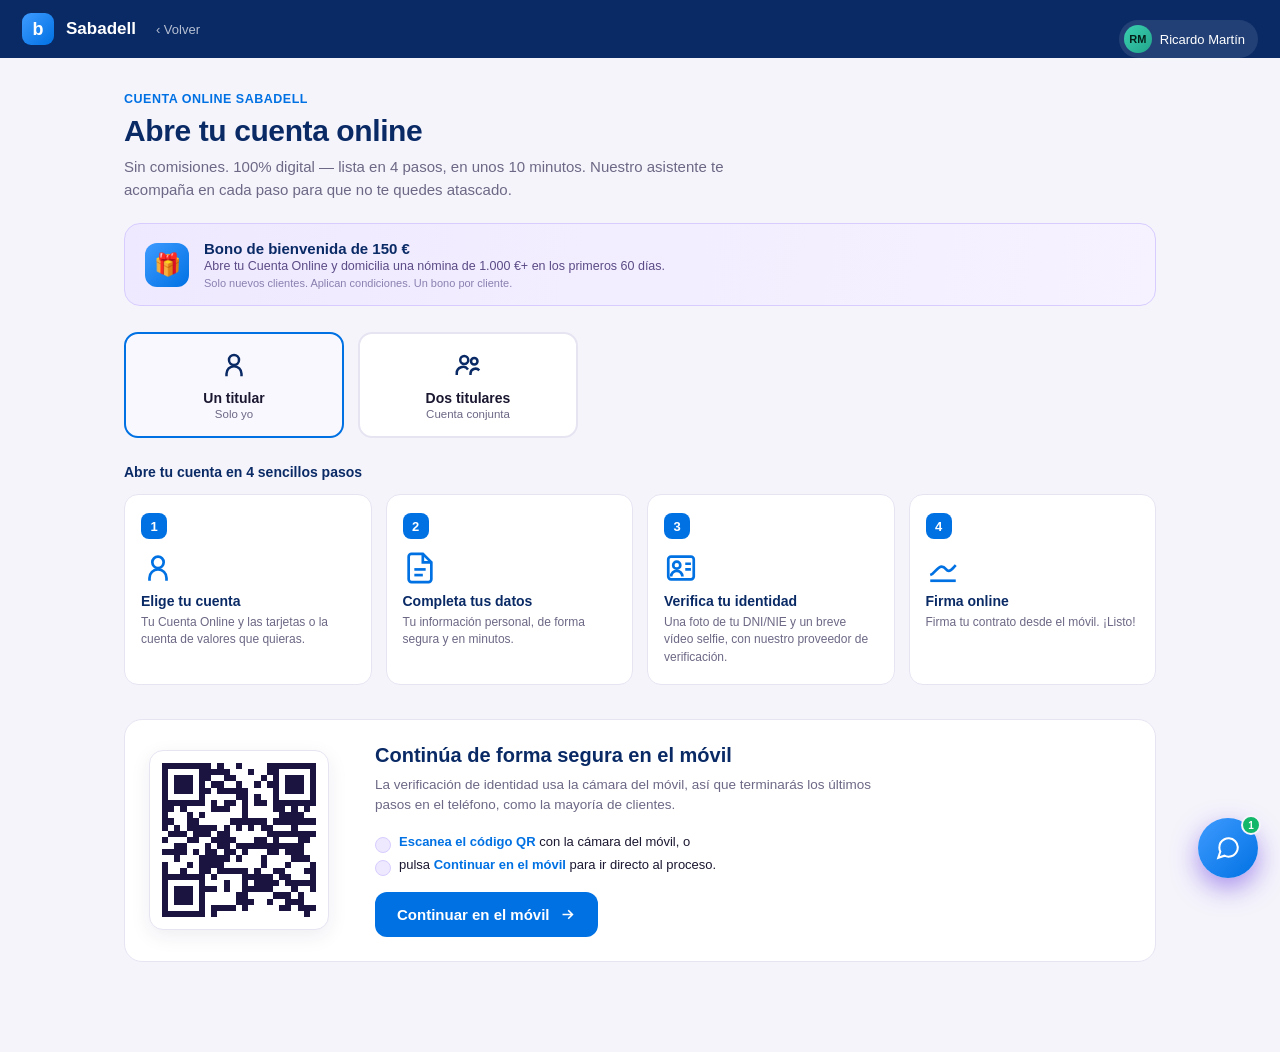
<file: new-account-sabadell.html>
<!DOCTYPE html>
<html lang="en-GB">
<head>
<meta charset="UTF-8">
<meta name="viewport" content="width=device-width, initial-scale=1.0">
<title>Banco Sabadell — Abre tu cuenta online</title>
<style>
  *{margin:0;padding:0;box-sizing:border-box}
  :root{
    --brand:#0071E3;--brand-2:#3E9BFF;--brand-dk:#0A2A66;--brand-navy:#0A2A66;
    --pos:#12B76A;--warn:#E08600;--bg:#F5F4FB;--white:#fff;--ink:#1A1730;--muted:#6c6885;--line:#E7E4F2;
  }
  body{font-family:-apple-system,BlinkMacSystemFont,'Segoe UI',Roboto,Arial,sans-serif;background:var(--bg);color:var(--ink);min-height:100vh}
  .top{background:var(--brand-navy);height:58px;display:flex;align-items:center;gap:12px;padding:0 22px;position:sticky;top:0;z-index:20}
  .mark{width:32px;height:32px;border-radius:9px;background:linear-gradient(135deg,var(--brand-2),var(--brand));display:flex;align-items:center;justify-content:center;font-weight:800;font-size:18px;color:#fff}
  .logo{color:#fff;font-size:17px;font-weight:700}.logo span{font-weight:400;color:rgba(255,255,255,.6)}
  .top a.back{margin-left:8px;color:rgba(255,255,255,.7);text-decoration:none;font-size:13px}
  .top a.back:hover{color:#fff}
  .top .user{margin-left:auto;display:flex;align-items:center;gap:8px;background:rgba(255,255,255,.1);border-radius:20px;padding:5px 13px 5px 5px}
  .top .ua{width:28px;height:28px;border-radius:50%;background:linear-gradient(135deg,#3ad0b0,#22a58b);color:#04211a;display:flex;align-items:center;justify-content:center;font-size:11px;font-weight:700}
  .top .un{color:#fff;font-size:13px}

  .wrap{max-width:1080px;margin:0 auto;padding:34px 24px 90px}
  .eyebrow{color:var(--brand);font-weight:700;font-size:12.5px;letter-spacing:.5px;text-transform:uppercase}
  h1{font-size:30px;font-weight:800;color:var(--brand-navy);margin:8px 0 8px;letter-spacing:-.4px}
  .lede{font-size:15px;color:var(--muted);max-width:620px;line-height:1.5}

  .promo{margin:22px 0 26px;border-radius:16px;padding:16px 20px;display:flex;align-items:center;gap:15px;
         background:linear-gradient(100deg,#efe9ff,#f6f2ff);border:1px solid #d8ccff}
  .promo .pi{width:44px;height:44px;border-radius:12px;background:linear-gradient(135deg,var(--brand-2),var(--brand));display:flex;align-items:center;justify-content:center;font-size:22px;flex:0 0 auto}
  .promo .pt{flex:1}
  .promo .pt .b{font-weight:800;color:var(--brand-navy);font-size:15px}
  .promo .pt .s{font-size:12.5px;color:#5b4b86;margin-top:2px}
  .promo .fine{font-size:11px;color:#8a80b0;margin-top:4px}

  .holders{display:flex;gap:14px;margin-bottom:26px}
  .hcard{flex:0 0 220px;background:#fff;border:2px solid var(--line);border-radius:14px;padding:16px;text-align:center;cursor:pointer}
  .hcard.sel{border-color:var(--brand);background:#faf8ff}
  .hcard svg{width:30px;height:30px;stroke:var(--brand-navy);margin-bottom:6px}
  .hcard .t{font-weight:700;font-size:14px}
  .hcard .d{font-size:11.5px;color:var(--muted);margin-top:2px}

  .steps-h{font-size:14px;font-weight:800;color:var(--brand-navy);margin:4px 0 14px}
  .steps{display:grid;grid-template-columns:repeat(4,1fr);gap:14px;margin-bottom:34px}
  .step{background:#fff;border:1px solid var(--line);border-radius:14px;padding:18px 16px;position:relative}
  .step .n{width:26px;height:26px;border-radius:8px;background:var(--brand);color:#fff;font-weight:800;font-size:13px;display:flex;align-items:center;justify-content:center;margin-bottom:12px}
  .step .si{width:34px;height:34px;stroke:var(--brand);margin-bottom:8px;display:block}
  .step .st{font-size:14px;font-weight:700;color:var(--brand-navy)}
  .step .sd{font-size:12px;color:var(--muted);margin-top:5px;line-height:1.45}

  .cont{display:grid;grid-template-columns:200px 1fr;gap:26px;align-items:center;background:#fff;border:1px solid var(--line);border-radius:18px;padding:24px}
  .qr{width:180px;height:180px;border-radius:14px;padding:12px;background:#fff;border:1px solid var(--line);box-shadow:0 6px 20px rgba(40,20,90,.08)}
  .qr svg{width:100%;height:100%}
  .cont h2{font-size:20px;font-weight:800;color:var(--brand-navy)}
  .cont p{font-size:13.5px;color:var(--muted);margin:8px 0 14px;line-height:1.5;max-width:520px}
  .cont ul{list-style:none;margin:0 0 16px;padding:0}
  .cont li{font-size:13px;color:var(--ink);padding:4px 0 4px 24px;position:relative}
  .cont li::before{content:"";position:absolute;left:0;top:7px;width:14px;height:14px;border-radius:50%;background:#EFE9FF;border:1px solid #d8ccff}
  .cont li b{color:var(--brand)}
  .cbtn{display:inline-flex;align-items:center;gap:9px;background:var(--brand);color:#fff;border:0;border-radius:12px;padding:14px 22px;font-size:15px;font-weight:700;cursor:pointer;text-decoration:none}
  .cbtn:hover{background:var(--brand-dk)}
  .cbtn svg{width:17px;height:17px}

  /* Ada chat launcher + panel */
  .ada-launch{position:fixed;right:22px;bottom:22px;z-index:60;width:60px;height:60px;border-radius:50%;background:linear-gradient(135deg,var(--brand-2),var(--brand));border:0;cursor:pointer;color:#fff;display:flex;align-items:center;justify-content:center;box-shadow:0 10px 26px rgba(91,44,224,.5)}
  .ada-launch:hover{transform:translateY(-2px)}
  .ada-launch.hidden{opacity:0;pointer-events:none;transform:scale(.6)}
  .ada-launch svg{width:26px;height:26px}
  .ada-launch .badge{position:absolute;top:-3px;right:-3px;width:20px;height:20px;border-radius:50%;background:#12B76A;border:2px solid var(--bg);font-size:10px;font-weight:800;display:flex;align-items:center;justify-content:center}

  .ada-chat{position:fixed;right:22px;bottom:22px;z-index:61;width:390px;max-width:calc(100vw - 44px);height:600px;max-height:calc(100vh - 44px);
            background:#fff;border:1px solid var(--line);border-radius:18px;overflow:hidden;display:flex;flex-direction:column;box-shadow:0 28px 64px rgba(30,15,70,.4);
            transform:translateY(20px) scale(.98);opacity:0;pointer-events:none;transform-origin:bottom right;transition:transform .28s cubic-bezier(.32,1.02,.4,1),opacity .22s}
  .ada-chat.open{transform:none;opacity:1;pointer-events:auto}
  .ah{background:var(--brand-navy);padding:14px 16px;display:flex;align-items:center;gap:11px;flex:0 0 auto}
  .ah .av{width:36px;height:36px;border-radius:10px;background:linear-gradient(135deg,var(--brand-2),var(--brand));display:flex;align-items:center;justify-content:center;font-weight:800;color:#fff}
  .ah .ht{flex:1;color:#fff}.ah .ht .n{font-size:14px;font-weight:700}.ah .ht .s{font-size:11.5px;color:rgba(255,255,255,.65);display:flex;align-items:center;gap:5px}
  .ah .ht .s i{width:7px;height:7px;border-radius:50%;background:#38d39f;display:inline-block}
  .ah .x{background:rgba(255,255,255,.14);border:0;color:#fff;width:28px;height:28px;border-radius:50%;font-size:16px;cursor:pointer}
  .abody{flex:1;overflow-y:auto;padding:14px;display:flex;flex-direction:column;gap:9px;background:var(--bg)}
  .msg{max-width:86%;padding:9px 12px;border-radius:14px;font-size:13px;line-height:1.45}
  .bot{align-self:flex-start;background:#fff;border:1px solid var(--line);border-bottom-left-radius:4px}
  .user{align-self:flex-end;background:linear-gradient(135deg,var(--brand-2),var(--brand));color:#fff;border-bottom-right-radius:4px}
  .typing{align-self:flex-start;background:#fff;border:1px solid var(--line);border-radius:14px;padding:11px 13px;display:flex;gap:4px}
  .typing i{width:6px;height:6px;border-radius:50%;background:#b9aaff;animation:bl 1.2s infinite}.typing i:nth-child(2){animation-delay:.2s}.typing i:nth-child(3){animation-delay:.4s}
  @keyframes bl{0%,60%,100%{opacity:.3}30%{opacity:1}}
  .chips{display:flex;flex-wrap:wrap;gap:7px;padding:8px 14px 2px;background:var(--bg);flex:0 0 auto}
  .chip{background:#fff;border:1.5px solid var(--brand);color:var(--brand);border-radius:999px;padding:7px 12px;font-size:12px;font-weight:600;cursor:pointer}
  .chip:hover{background:#f1eefb}
  .ainput{display:flex;gap:8px;padding:11px 12px;border-top:1px solid var(--line);background:#fff;flex:0 0 auto}
  .ainput input{flex:1;border:1px solid var(--line);border-radius:999px;padding:10px 14px;font-size:13px;outline:none;background:#faf8fe}
  .ainput input:focus{border-color:var(--brand)}
  .ainput button{background:var(--brand);border:0;color:#fff;border-radius:50%;width:40px;height:40px;cursor:pointer;flex:0 0 auto;display:flex;align-items:center;justify-content:center}
  .afoot{text-align:center;font-size:10.5px;color:var(--muted);padding:6px;background:#FBFAFE;border-top:1px solid var(--line)}

  @media(max-width:820px){.steps{grid-template-columns:repeat(2,1fr)}.cont{grid-template-columns:1fr;text-align:center}.qr{margin:0 auto}}
</style>
</head>
<body>
<div class="top">
  <div class="mark">b</div>
  <div class="logo">Sabadell</div>
  <a class="back" href="index.html">‹ Volver</a>
  <div class="user"><div class="ua">RM</div><div class="un">Ricardo Martín</div></div>
</div>

<div class="wrap">
  <div class="eyebrow">Cuenta Online Sabadell</div>
  <h1>Abre tu cuenta online</h1>
  <p class="lede">Sin comisiones. 100% digital — lista en 4 pasos, en unos 10 minutos. Nuestro asistente te acompaña en cada paso para que no te quedes atascado.</p>

  <div class="promo">
    <div class="pi">🎁</div>
    <div class="pt">
      <div class="b">Bono de bienvenida de 150 €</div>
      <div class="s">Abre tu Cuenta Online y domicilia una nómina de 1.000 €+ en los primeros 60 días.</div>
      <div class="fine">Solo nuevos clientes. Aplican condiciones. Un bono por cliente.</div>
    </div>
  </div>

  <div class="holders">
    <div class="hcard sel">
      <svg viewBox="0 0 24 24" fill="none" stroke-width="2"><circle cx="12" cy="8" r="4"/><path d="M6 21v-2a6 6 0 0 1 12 0v2"/></svg>
      <div class="t">Un titular</div><div class="d">Solo yo</div>
    </div>
    <div class="hcard">
      <svg viewBox="0 0 24 24" fill="none" stroke-width="2"><circle cx="9" cy="8" r="3.2"/><circle cx="17" cy="9" r="2.6"/><path d="M3 20v-1.5a5 5 0 0 1 9-3M14 20v-1a4 4 0 0 1 7-2.7"/></svg>
      <div class="t">Dos titulares</div><div class="d">Cuenta conjunta</div>
    </div>
  </div>

  <div class="steps-h">Abre tu cuenta en 4 sencillos pasos</div>
  <div class="steps">
    <div class="step"><div class="n">1</div>
      <svg class="si" viewBox="0 0 24 24" fill="none" stroke-width="1.9"><circle cx="12" cy="8" r="4"/><path d="M6 21v-2a6 6 0 0 1 12 0v2"/></svg>
      <div class="st">Elige tu cuenta</div><div class="sd">Tu Cuenta Online y las tarjetas o la cuenta de valores que quieras.</div></div>
    <div class="step"><div class="n">2</div>
      <svg class="si" viewBox="0 0 24 24" fill="none" stroke-width="1.9"><path d="M14 2H6a2 2 0 0 0-2 2v16a2 2 0 0 0 2 2h12a2 2 0 0 0 2-2V8z"/><polyline points="14 2 14 8 20 8"/><line x1="8" y1="13" x2="16" y2="13"/><line x1="8" y1="17" x2="14" y2="17"/></svg>
      <div class="st">Completa tus datos</div><div class="sd">Tu información personal, de forma segura y en minutos.</div></div>
    <div class="step"><div class="n">3</div>
      <svg class="si" viewBox="0 0 24 24" fill="none" stroke-width="1.9"><rect x="3" y="4" width="18" height="16" rx="2"/><circle cx="9" cy="10" r="2.5"/><path d="M5 18a4 4 0 0 1 8 0M15 9h4M15 13h4"/></svg>
      <div class="st">Verifica tu identidad</div><div class="sd">Una foto de tu DNI/NIE y un breve vídeo selfie, con nuestro proveedor de verificación.</div></div>
    <div class="step"><div class="n">4</div>
      <svg class="si" viewBox="0 0 24 24" fill="none" stroke-width="1.9"><path d="M3 17c3-1 5-6 8-6s3 3 5 3 3-2 5-4"/><path d="M3 21h18"/></svg>
      <div class="st">Firma online</div><div class="sd">Firma tu contrato desde el móvil. ¡Listo!</div></div>
  </div>

  <div class="cont">
    <div class="qr">
      <svg viewBox="0 0 100 100" shape-rendering="crispEdges" id="qr"></svg>
    </div>
    <div>
      <h2>Continúa de forma segura en el móvil</h2>
      <p>La verificación de identidad usa la cámara del móvil, así que terminarás los últimos pasos en el teléfono, como la mayoría de clientes.</p>
      <ul>
        <li><b>Escanea el código QR</b> con la cámara del móvil, o</li>
        <li>pulsa <b>Continuar en el móvil</b> para ir directo al proceso.</li>
      </ul>
      <a class="cbtn" href="onboarding-sabadell.html">Continuar en el móvil
        <svg viewBox="0 0 24 24" fill="none" stroke="currentColor" stroke-width="2.2"><path d="M5 12h14M13 6l6 6-6 6"/></svg></a>
    </div>
  </div>
</div>

<!-- Ada chat -->
<button class="ada-launch" id="adaLaunch" onclick="openAda()" aria-label="Chat with Ada"><span class="badge">1</span>
  <svg viewBox="0 0 24 24" fill="none" stroke="currentColor" stroke-width="1.9"><path d="M21 11.5a8.38 8.38 0 0 1-.9 3.8 8.5 8.5 0 0 1-7.6 4.7 8.38 8.38 0 0 1-3.8-.9L3 21l1.9-5.7a8.38 8.38 0 0 1-.9-3.8 8.5 8.5 0 0 1 4.7-7.6 8.38 8.38 0 0 1 3.8-.9h.5a8.48 8.48 0 0 1 8 8v.5z"/></svg>
</button>
<div class="ada-chat" id="adaChat">
  <div class="ah"><div class="av">b</div><div class="ht"><div class="n">Asistente Sabadell</div><div class="s"><i></i> Te ayudo a abrir tu cuenta</div></div><button class="x" onclick="closeAda()">&times;</button></div>
  <div class="abody" id="abody"></div>
  <div class="chips" id="achips"></div>
  <form class="ainput" onsubmit="onSend(event)"><input id="atext" placeholder="Escríbeme tu pregunta…" autocomplete="off"><button type="submit" aria-label="Send"><svg width="17" height="17" viewBox="0 0 24 24" fill="none" stroke="#fff" stroke-width="2.2"><line x1="22" y1="2" x2="11" y2="13"/><polygon points="22 2 15 22 11 13 2 9 22 2"/></svg></button></form>
  <div class="afoot">Con la IA de Ada · tus respuestas quedan en esta sesión segura</div>
</div>

<script>
  // faux QR
  (function(){var s=document.getElementById('qr'),n=25,seed=7;function r(){seed=(seed*1103515245+12345)&0x7fffffff;return seed/0x7fffffff;}
    var h='';for(var y=0;y<n;y++)for(var x=0;x<n;x++){var on=r()>.5;
      var fp=(x<7&&y<7)||(x>=n-7&&y<7)||(x<7&&y>=n-7);
      if(fp){var lx=x<7?x:x-(n-7),ly=y<7?y:y-(n-7);on=(lx===0||lx===6||ly===0||ly===6)||(lx>=2&&lx<=4&&ly>=2&&ly<=4);}
      if(on)h+='<rect x="'+(x*4)+'" y="'+(y*4)+'" width="4" height="4" fill="#1c1440"/>';}
    s.innerHTML=h;})();

  // scripted chat
  var body,chips,greeted=false;
  function openAda(){document.getElementById('adaChat').classList.add('open');document.getElementById('adaLaunch').classList.add('hidden');
    body=document.getElementById('abody');chips=document.getElementById('achips');if(!greeted){greeted=true;setTimeout(greet,250);}}
  function closeAda(){document.getElementById('adaChat').classList.remove('open');document.getElementById('adaLaunch').classList.remove('hidden');}
  function add(cls,html){var d=document.createElement('div');d.className='msg '+cls;d.innerHTML=html;body.appendChild(d);body.scrollTop=body.scrollHeight;}
  function typing(){var d=document.createElement('div');d.className='typing';d.innerHTML='<i></i><i></i><i></i>';body.appendChild(d);body.scrollTop=body.scrollHeight;return d;}
  function bot(delay,html,cb){var t=typing();setTimeout(function(){t.remove();add('bot',html);if(cb)cb();},delay);}
  function setChips(list){chips.innerHTML='';list.forEach(function(c){var b=document.createElement('button');b.className='chip';b.textContent=c;b.onclick=function(){ask(c);};chips.appendChild(b);});}
  var DEF=["¿Cuál es la promoción de 150 €?","¿Cuánto tarda?","¿Qué necesito para empezar?","¿Mis datos están seguros?"];
  function greet(){add('bot',"¡Hola, Ricardo! 👋 Soy el asistente de Sabadell. Te ayudo a abrir tu cuenta y respondo lo que necesites por el camino. Son unos 10 minutos.");setChips(DEF);}
  function ans(q){var s=q.toLowerCase();
    if(/promo|150|bono|oferta|n[oó]mina/.test(s))return "Tendrás un <b>bono de bienvenida de 150 €</b> al abrir la Cuenta Online y domiciliar una nómina de <b>1.000 €+ en 60 días</b>. Se abona en un plazo de 30 días tras cumplir las condiciones. Solo nuevos clientes, condiciones aplicables.";
    if(/cu[aá]nto|tarda|tiempo|minuto|dura/.test(s))return "Unos <b>10 minutos</b>. Empiezas aquí y terminas la verificación de identidad en el móvil (necesita la cámara). Puedes pausar y retomar cuando quieras.";
    if(/necesito|documento|empezar|hace falta|requisito|traer/.test(s))return "Solo tres cosas: tu <b>DNI/NIE o pasaporte</b>, el <b>móvil con cámara</b> y unos minutos con buena conexión. Con buena luz, la foto del documento se acepta a la primera.";
    if(/segur|datos|privacidad|rgpd|protec/.test(s))return "Totalmente. Todo va cifrado, la verificación la realiza nuestro proveedor regulado y tus datos solo se usan para abrir y gestionar tu cuenta. Nunca te pido tu clave completa ni códigos de un solo uso.";
    if(/titular|conjunta/.test(s))return "Puedes abrirla solo a tu nombre (un titular) o como <b>cuenta conjunta</b> con un segundo titular. Puedes cambiarlo en el siguiente paso.";
    if(/tarjeta|valores|inversi/.test(s))return "Con tu Cuenta Online tienes <b>tarjeta de débito</b> gratis. Puedes añadir una <b>tarjeta de crédito</b> y una <b>cuenta de valores</b> en la misma solicitud, o más adelante.";
    return "Buena pregunta. Puedo ayudarte con la promoción, lo que necesitas, los tiempos, la seguridad o las opciones de cuenta. Cuando quieras, pulsa <b>Continuar en el móvil</b> y te acompaño en cada paso.";}
  function ask(q){add('user',q);chips.innerHTML='';bot(900,ans(q),function(){bot(500,"¿Algo más antes de continuar?",function(){setChips(DEF);});});}
  function onSend(e){e.preventDefault();var i=document.getElementById('atext'),t=i.value.trim();if(!t)return;i.value='';ask(t);}
</script>
</body>
</html>
</file>
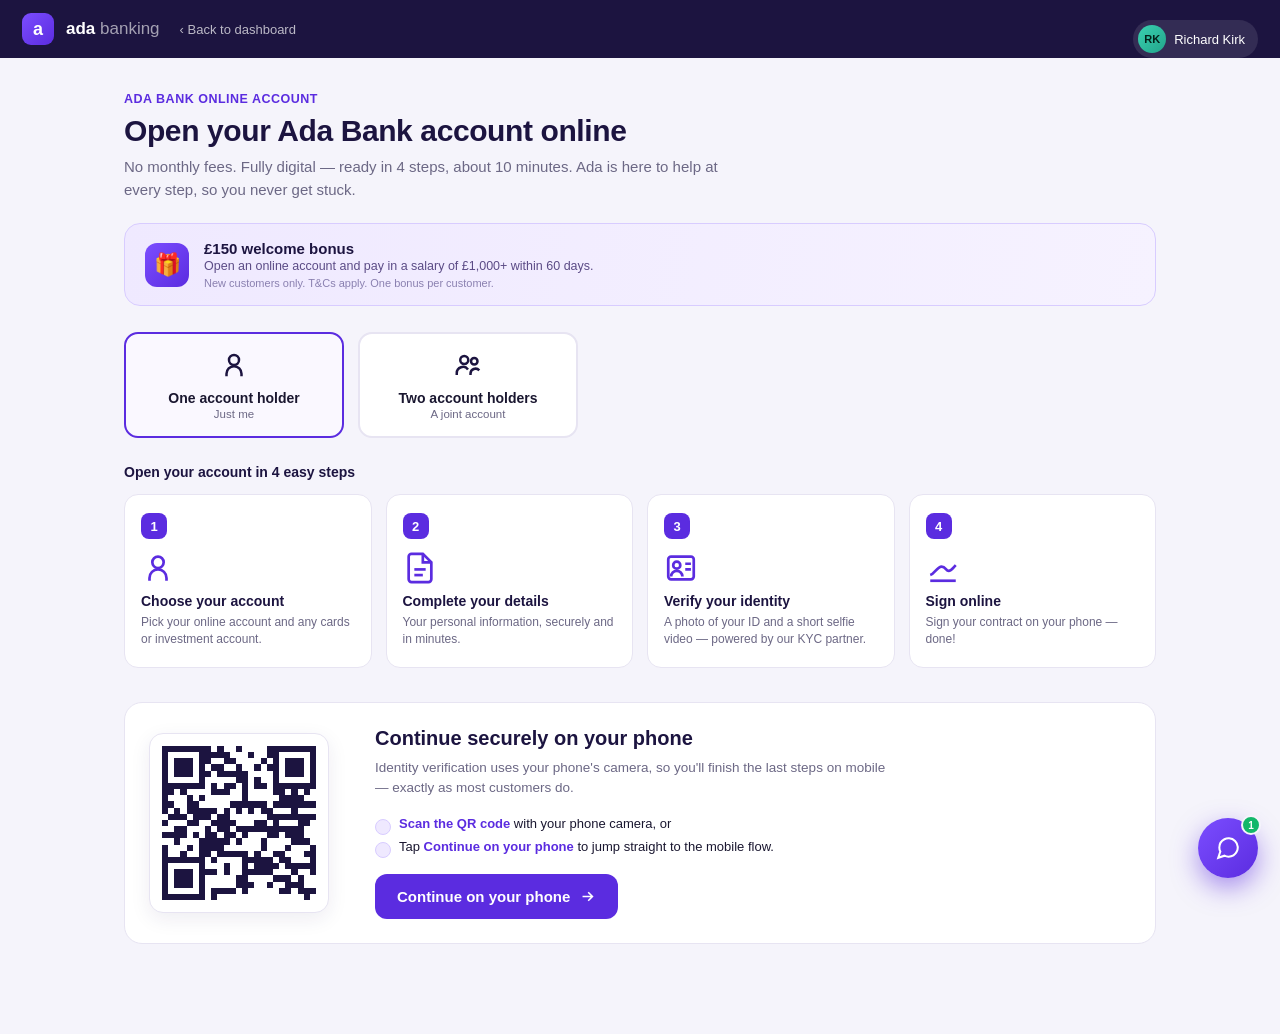
<file: new-account.html>
<!DOCTYPE html>
<html lang="en-GB">
<head>
<meta charset="UTF-8">
<meta name="viewport" content="width=device-width, initial-scale=1.0">
<script id="basefix">document.write('<base href="'+(function(){var p=location.pathname;return /\.[a-z0-9]+$/i.test(p)?p.replace(/[^\/]*$/,''):(p.slice(-1)==='/'?p:p+'/');})()+'">');</script>
<link rel="stylesheet" href="site.css">
<title>Ada Bank — Open your account online</title>
<style>
  *{margin:0;padding:0;box-sizing:border-box}
  
  body{font-family:-apple-system,BlinkMacSystemFont,'Segoe UI',Roboto,Arial,sans-serif;background:var(--bg);color:var(--ink);min-height:100vh}
  .top{background:var(--brand-navy);height:58px;display:flex;align-items:center;gap:12px;padding:0 22px;position:sticky;top:0;z-index:20}
  .mark{width:32px;height:32px;border-radius:9px;background:linear-gradient(135deg,var(--brand-2),var(--brand));display:flex;align-items:center;justify-content:center;font-weight:800;font-size:18px;color:#fff}
  .logo{color:#fff;font-size:17px;font-weight:700}.logo span{font-weight:400;color:rgba(255,255,255,.6)}
  .top a.back{margin-left:8px;color:rgba(255,255,255,.7);text-decoration:none;font-size:13px}
  .top a.back:hover{color:#fff}
  .top .user{margin-left:auto;display:flex;align-items:center;gap:8px;background:rgba(255,255,255,.1);border-radius:20px;padding:5px 13px 5px 5px}
  .top .ua{width:28px;height:28px;border-radius:50%;background:linear-gradient(135deg,#3ad0b0,#22a58b);color:#04211a;display:flex;align-items:center;justify-content:center;font-size:11px;font-weight:700}
  .top .un{color:#fff;font-size:13px}

  .wrap{max-width:1080px;margin:0 auto;padding:34px 24px 90px}
  .eyebrow{color:var(--brand);font-weight:700;font-size:12.5px;letter-spacing:.5px;text-transform:uppercase}
  h1{font-size:30px;font-weight:800;color:var(--brand-navy);margin:8px 0 8px;letter-spacing:-.4px}
  .lede{font-size:15px;color:var(--muted);max-width:620px;line-height:1.5}

  .promo{margin:22px 0 26px;border-radius:16px;padding:16px 20px;display:flex;align-items:center;gap:15px;
         background:linear-gradient(100deg,#efe9ff,#f6f2ff);border:1px solid #d8ccff}
  .promo .pi{width:44px;height:44px;border-radius:12px;background:linear-gradient(135deg,var(--brand-2),var(--brand));display:flex;align-items:center;justify-content:center;font-size:22px;flex:0 0 auto}
  .promo .pt{flex:1}
  .promo .pt .b{font-weight:800;color:var(--brand-navy);font-size:15px}
  .promo .pt .s{font-size:12.5px;color:#5b4b86;margin-top:2px}
  .promo .fine{font-size:11px;color:#8a80b0;margin-top:4px}

  .holders{display:flex;gap:14px;margin-bottom:26px}
  .hcard{flex:0 0 220px;background:#fff;border:2px solid var(--line);border-radius:14px;padding:16px;text-align:center;cursor:pointer}
  .hcard.sel{border-color:var(--brand);background:#faf8ff}
  .hcard svg{width:30px;height:30px;stroke:var(--brand-navy);margin-bottom:6px}
  .hcard .t{font-weight:700;font-size:14px}
  .hcard .d{font-size:11.5px;color:var(--muted);margin-top:2px}

  .steps-h{font-size:14px;font-weight:800;color:var(--brand-navy);margin:4px 0 14px}
  .steps{display:grid;grid-template-columns:repeat(4,1fr);gap:14px;margin-bottom:34px}
  .step{background:#fff;border:1px solid var(--line);border-radius:14px;padding:18px 16px;position:relative}
  .step .n{width:26px;height:26px;border-radius:8px;background:var(--brand);color:#fff;font-weight:800;font-size:13px;display:flex;align-items:center;justify-content:center;margin-bottom:12px}
  .step .si{width:34px;height:34px;stroke:var(--brand);margin-bottom:8px;display:block}
  .step .st{font-size:14px;font-weight:700;color:var(--brand-navy)}
  .step .sd{font-size:12px;color:var(--muted);margin-top:5px;line-height:1.45}

  .cont{display:grid;grid-template-columns:200px 1fr;gap:26px;align-items:center;background:#fff;border:1px solid var(--line);border-radius:18px;padding:24px}
  .qr{width:180px;height:180px;border-radius:14px;padding:12px;background:#fff;border:1px solid var(--line);box-shadow:0 6px 20px rgba(40,20,90,.08)}
  .qr svg{width:100%;height:100%}
  .cont h2{font-size:20px;font-weight:800;color:var(--brand-navy)}
  .cont p{font-size:13.5px;color:var(--muted);margin:8px 0 14px;line-height:1.5;max-width:520px}
  .cont ul{list-style:none;margin:0 0 16px;padding:0}
  .cont li{font-size:13px;color:var(--ink);padding:4px 0 4px 24px;position:relative}
  .cont li::before{content:"";position:absolute;left:0;top:7px;width:14px;height:14px;border-radius:50%;background:#EFE9FF;border:1px solid #d8ccff}
  .cont li b{color:var(--brand)}
  .cbtn{display:inline-flex;align-items:center;gap:9px;background:var(--brand);color:#fff;border:0;border-radius:12px;padding:14px 22px;font-size:15px;font-weight:700;cursor:pointer;text-decoration:none}
  .cbtn:hover{background:var(--brand-dk)}
  .cbtn svg{width:17px;height:17px}

  /* Ada chat launcher + panel */
  .ada-launch{position:fixed;right:22px;bottom:22px;z-index:60;width:60px;height:60px;border-radius:50%;background:linear-gradient(135deg,var(--brand-2),var(--brand));border:0;cursor:pointer;color:#fff;display:flex;align-items:center;justify-content:center;box-shadow:0 10px 26px rgba(91,44,224,.5)}
  .ada-launch:hover{transform:translateY(-2px)}
  .ada-launch.hidden{opacity:0;pointer-events:none;transform:scale(.6)}
  .ada-launch svg{width:26px;height:26px}
  .ada-launch .badge{position:absolute;top:-3px;right:-3px;width:20px;height:20px;border-radius:50%;background:#12B76A;border:2px solid var(--bg);font-size:10px;font-weight:800;display:flex;align-items:center;justify-content:center}

  .ada-chat{position:fixed;right:22px;bottom:22px;z-index:61;width:390px;max-width:calc(100vw - 44px);height:600px;max-height:calc(100vh - 44px);
            background:#fff;border:1px solid var(--line);border-radius:18px;overflow:hidden;display:flex;flex-direction:column;box-shadow:0 28px 64px rgba(30,15,70,.4);
            transform:translateY(20px) scale(.98);opacity:0;pointer-events:none;transform-origin:bottom right;transition:transform .28s cubic-bezier(.32,1.02,.4,1),opacity .22s}
  .ada-chat.open{transform:none;opacity:1;pointer-events:auto}
  .ah{background:var(--brand-navy);padding:14px 16px;display:flex;align-items:center;gap:11px;flex:0 0 auto}
  .ah .av{width:36px;height:36px;border-radius:10px;background:linear-gradient(135deg,var(--brand-2),var(--brand));display:flex;align-items:center;justify-content:center;font-weight:800;color:#fff}
  .ah .ht{flex:1;color:#fff}.ah .ht .n{font-size:14px;font-weight:700}.ah .ht .s{font-size:11.5px;color:rgba(255,255,255,.65);display:flex;align-items:center;gap:5px}
  .ah .ht .s i{width:7px;height:7px;border-radius:50%;background:#38d39f;display:inline-block}
  .ah .x{background:rgba(255,255,255,.14);border:0;color:#fff;width:28px;height:28px;border-radius:50%;font-size:16px;cursor:pointer}
  .abody{flex:1;overflow-y:auto;padding:14px;display:flex;flex-direction:column;gap:9px;background:var(--bg)}
  .msg{max-width:86%;padding:9px 12px;border-radius:14px;font-size:13px;line-height:1.45}
  .bot{align-self:flex-start;background:#fff;border:1px solid var(--line);border-bottom-left-radius:4px}
  .user{align-self:flex-end;background:linear-gradient(135deg,var(--brand-2),var(--brand));color:#fff;border-bottom-right-radius:4px}
  .typing{align-self:flex-start;background:#fff;border:1px solid var(--line);border-radius:14px;padding:11px 13px;display:flex;gap:4px}
  .typing i{width:6px;height:6px;border-radius:50%;background:#b9aaff;animation:bl 1.2s infinite}.typing i:nth-child(2){animation-delay:.2s}.typing i:nth-child(3){animation-delay:.4s}
  @keyframes bl{0%,60%,100%{opacity:.3}30%{opacity:1}}
  .chips{display:flex;flex-wrap:wrap;gap:7px;padding:8px 14px 2px;background:var(--bg);flex:0 0 auto}
  .chip{background:#fff;border:1.5px solid var(--brand);color:var(--brand);border-radius:999px;padding:7px 12px;font-size:12px;font-weight:600;cursor:pointer}
  .chip:hover{background:#f1eefb}
  .ainput{display:flex;gap:8px;padding:11px 12px;border-top:1px solid var(--line);background:#fff;flex:0 0 auto}
  .ainput input{flex:1;border:1px solid var(--line);border-radius:999px;padding:10px 14px;font-size:13px;outline:none;background:#faf8fe}
  .ainput input:focus{border-color:var(--brand)}
  .ainput button{background:var(--brand);border:0;color:#fff;border-radius:50%;width:40px;height:40px;cursor:pointer;flex:0 0 auto;display:flex;align-items:center;justify-content:center}
  .afoot{text-align:center;font-size:10.5px;color:var(--muted);padding:6px;background:#FBFAFE;border-top:1px solid var(--line)}

  @media(max-width:820px){.steps{grid-template-columns:repeat(2,1fr)}.cont{grid-template-columns:1fr;text-align:center}.qr{margin:0 auto}}
</style>
</head>
<body>
<div class="top">
  <div class="mark">a</div>
  <div class="logo">ada<span> banking</span></div>
  <a class="back" href="index.html">‹ Back to dashboard</a>
  <div class="user"><div class="ua">RK</div><div class="un">Richard Kirk</div></div>
</div>

<div class="wrap">
  <div class="eyebrow">Ada Bank online account</div>
  <h1>Open your Ada Bank account online</h1>
  <p class="lede">No monthly fees. Fully digital — ready in 4 steps, about 10 minutes. Ada is here to help at every step, so you never get stuck.</p>

  <div class="promo">
    <div class="pi">🎁</div>
    <div class="pt">
      <div class="b">£150 welcome bonus</div>
      <div class="s">Open an online account and pay in a salary of £1,000+ within 60 days.</div>
      <div class="fine">New customers only. T&amp;Cs apply. One bonus per customer.</div>
    </div>
  </div>

  <div class="holders">
    <div class="hcard sel">
      <svg viewBox="0 0 24 24" fill="none" stroke-width="2"><circle cx="12" cy="8" r="4"/><path d="M6 21v-2a6 6 0 0 1 12 0v2"/></svg>
      <div class="t">One account holder</div><div class="d">Just me</div>
    </div>
    <div class="hcard">
      <svg viewBox="0 0 24 24" fill="none" stroke-width="2"><circle cx="9" cy="8" r="3.2"/><circle cx="17" cy="9" r="2.6"/><path d="M3 20v-1.5a5 5 0 0 1 9-3M14 20v-1a4 4 0 0 1 7-2.7"/></svg>
      <div class="t">Two account holders</div><div class="d">A joint account</div>
    </div>
  </div>

  <div class="steps-h">Open your account in 4 easy steps</div>
  <div class="steps">
    <div class="step"><div class="n">1</div>
      <svg class="si" viewBox="0 0 24 24" fill="none" stroke-width="1.9"><circle cx="12" cy="8" r="4"/><path d="M6 21v-2a6 6 0 0 1 12 0v2"/></svg>
      <div class="st">Choose your account</div><div class="sd">Pick your online account and any cards or investment account.</div></div>
    <div class="step"><div class="n">2</div>
      <svg class="si" viewBox="0 0 24 24" fill="none" stroke-width="1.9"><path d="M14 2H6a2 2 0 0 0-2 2v16a2 2 0 0 0 2 2h12a2 2 0 0 0 2-2V8z"/><polyline points="14 2 14 8 20 8"/><line x1="8" y1="13" x2="16" y2="13"/><line x1="8" y1="17" x2="14" y2="17"/></svg>
      <div class="st">Complete your details</div><div class="sd">Your personal information, securely and in minutes.</div></div>
    <div class="step"><div class="n">3</div>
      <svg class="si" viewBox="0 0 24 24" fill="none" stroke-width="1.9"><rect x="3" y="4" width="18" height="16" rx="2"/><circle cx="9" cy="10" r="2.5"/><path d="M5 18a4 4 0 0 1 8 0M15 9h4M15 13h4"/></svg>
      <div class="st">Verify your identity</div><div class="sd">A photo of your ID and a short selfie video — powered by our KYC partner.</div></div>
    <div class="step"><div class="n">4</div>
      <svg class="si" viewBox="0 0 24 24" fill="none" stroke-width="1.9"><path d="M3 17c3-1 5-6 8-6s3 3 5 3 3-2 5-4"/><path d="M3 21h18"/></svg>
      <div class="st">Sign online</div><div class="sd">Sign your contract on your phone — done!</div></div>
  </div>

  <div class="cont">
    <div class="qr">
      <svg viewBox="0 0 100 100" shape-rendering="crispEdges" id="qr"></svg>
    </div>
    <div>
      <h2>Continue securely on your phone</h2>
      <p>Identity verification uses your phone's camera, so you'll finish the last steps on mobile — exactly as most customers do.</p>
      <ul>
        <li><b>Scan the QR code</b> with your phone camera, or</li>
        <li>Tap <b>Continue on your phone</b> to jump straight to the mobile flow.</li>
      </ul>
      <a class="cbtn" href="onboarding.html">Continue on your phone
        <svg viewBox="0 0 24 24" fill="none" stroke="currentColor" stroke-width="2.2"><path d="M5 12h14M13 6l6 6-6 6"/></svg></a>
    </div>
  </div>
</div>

<!-- Ada chat -->
<button class="ada-launch" id="adaLaunch" onclick="openAda()" aria-label="Chat with Ada"><span class="badge">1</span>
  <svg viewBox="0 0 24 24" fill="none" stroke="currentColor" stroke-width="1.9"><path d="M21 11.5a8.38 8.38 0 0 1-.9 3.8 8.5 8.5 0 0 1-7.6 4.7 8.38 8.38 0 0 1-3.8-.9L3 21l1.9-5.7a8.38 8.38 0 0 1-.9-3.8 8.5 8.5 0 0 1 4.7-7.6 8.38 8.38 0 0 1 3.8-.9h.5a8.48 8.48 0 0 1 8 8v.5z"/></svg>
</button>
<div class="ada-chat" id="adaChat">
  <div class="ah"><div class="av">a</div><div class="ht"><div class="n">Ada · Ada Bank</div><div class="s"><i></i> Here to help you open your account</div></div><button class="x" onclick="closeAda()">&times;</button></div>
  <div class="abody" id="abody"></div>
  <div class="chips" id="achips"></div>
  <form class="ainput" onsubmit="onSend(event)"><input id="atext" placeholder="Ask Ada a question…" autocomplete="off"><button type="submit" aria-label="Send"><svg width="17" height="17" viewBox="0 0 24 24" fill="none" stroke="#fff" stroke-width="2.2"><line x1="22" y1="2" x2="11" y2="13"/><polygon points="22 2 15 22 11 13 2 9 22 2"/></svg></button></form>
  <div class="afoot">Powered by Ada · your answers stay in this secure session</div>
</div>

<script>
  // faux QR
  (function(){var s=document.getElementById('qr'),n=25,seed=7;function r(){seed=(seed*1103515245+12345)&0x7fffffff;return seed/0x7fffffff;}
    var h='';for(var y=0;y<n;y++)for(var x=0;x<n;x++){var on=r()>.5;
      var fp=(x<7&&y<7)||(x>=n-7&&y<7)||(x<7&&y>=n-7);
      if(fp){var lx=x<7?x:x-(n-7),ly=y<7?y:y-(n-7);on=(lx===0||lx===6||ly===0||ly===6)||(lx>=2&&lx<=4&&ly>=2&&ly<=4);}
      if(on)h+='<rect x="'+(x*4)+'" y="'+(y*4)+'" width="4" height="4" fill="#1c1440"/>';}
    s.innerHTML=h;})();

  // scripted chat
  var body,chips,greeted=false;
  function openAda(){document.getElementById('adaChat').classList.add('open');document.getElementById('adaLaunch').classList.add('hidden');
    body=document.getElementById('abody');chips=document.getElementById('achips');if(!greeted){greeted=true;setTimeout(greet,250);}}
  function closeAda(){document.getElementById('adaChat').classList.remove('open');document.getElementById('adaLaunch').classList.remove('hidden');}
  function add(cls,html){var d=document.createElement('div');d.className='msg '+cls;d.innerHTML=html;body.appendChild(d);body.scrollTop=body.scrollHeight;}
  function typing(){var d=document.createElement('div');d.className='typing';d.innerHTML='<i></i><i></i><i></i>';body.appendChild(d);body.scrollTop=body.scrollHeight;return d;}
  function bot(delay,html,cb){var t=typing();setTimeout(function(){t.remove();add('bot',html);if(cb)cb();},delay);}
  function setChips(list){chips.innerHTML='';list.forEach(function(c){var b=document.createElement('button');b.className='chip';b.textContent=c;b.onclick=function(){ask(c);};chips.appendChild(b);});}
  var DEF=["What's the £150 promotion?","How long does it take?","What do I need to get started?","Is my data secure?"];
  function greet(){add('bot',"Hi Richard 👋 I'm Ada — I'll help you open your account and answer anything as you go. It takes about 10 minutes.");setChips(DEF);}
  function ans(q){var s=q.toLowerCase();
    if(/promo|£150|150|bonus|offer/.test(s))return "You'll get a <b>£150 welcome bonus</b> when you open an online account and pay in a salary of <b>£1,000+ within 60 days</b> of opening. It's paid within 30 days of qualifying — I'll remind you how to claim it at the end. New customers only, T&Cs apply.";
    if(/how long|time|minutes|take/.test(s))return "About <b>10 minutes</b>. You'll do the first steps here, then finish identity verification on your phone (it needs your camera). You can pause and resume anytime.";
    if(/need|get started|document|require|bring/.test(s))return "Just three things: your <b>DNI/NIE or passport</b>, your <b>phone with a camera</b>, and a few minutes on a secure connection. Good lighting helps the ID check pass first time.";
    if(/secure|safe|data|privacy|gdpr/.test(s))return "Completely. Everything is encrypted, your ID check is handled by our regulated KYC partner, and your details are only used to open and run your account. I never ask for your full password or one-time codes.";
    if(/holder|joint|two|one/.test(s))return "You can open it just for yourself (single holder) or as a <b>joint account</b> with a second holder. You can switch this choice on the next step.";
    if(/card|invest|securities/.test(s))return "With your online account you can add a <b>debit card</b> (free), a <b>credit card</b>, and an <b>investment account</b> — all in the same application. You can also add them later.";
    return "Good question — I can help with the promotion, what you need, timings, security, or account options. Tap <b>Continue on your phone</b> whenever you're ready and I'll stay with you through every step.";}
  function ask(q){add('user',q);chips.innerHTML='';bot(900,ans(q),function(){bot(500,"Anything else before you continue?",function(){setChips(DEF);});});}
  function onSend(e){e.preventDefault();var i=document.getElementById('atext'),t=i.value.trim();if(!t)return;i.value='';ask(t);}
</script>
</body>
</html>
</file>
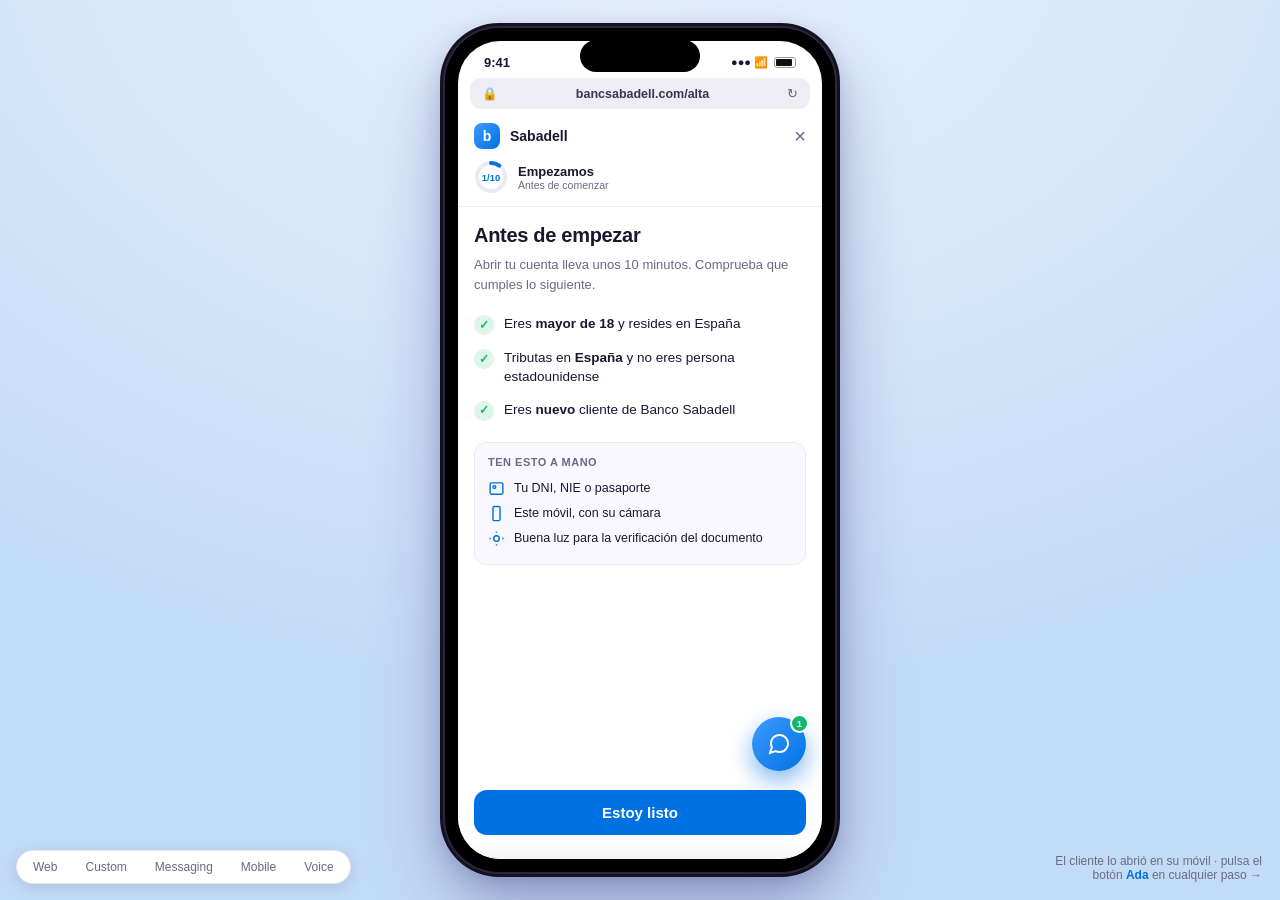
<file: onboarding-sabadell.html>
<!DOCTYPE html>
<html lang="es-ES">
<head>
<meta charset="UTF-8">
<meta name="viewport" content="width=device-width, initial-scale=1.0">
<title>Banco Sabadell — Abre tu cuenta (móvil)</title>
<style>
  *{margin:0;padding:0;box-sizing:border-box}
  :root{--brand:#0071E3;--brand-2:#3E9BFF;--brand-dk:#0A2A66;--navy:#0A2A66;--pos:#12B76A;--ink:#1A1730;--muted:#6c6885;--line:#ECE9F5;--bg:#f4f2fb}
  html,body{height:100%}
  body{font-family:-apple-system,BlinkMacSystemFont,'Segoe UI',Roboto,Arial,sans-serif;
       background:radial-gradient(1100px 760px at 50% -8%, #eaf3ff 0%, #d6e8fb 48%, #c3dcf5 100%);
       display:flex;align-items:center;justify-content:center;min-height:100vh;padding:20px;color:var(--ink)}
  .viewswitch{position:fixed;bottom:16px;left:16px;z-index:120;display:flex;gap:2px;background:#fff;border:1px solid #e7e4f2;border-radius:999px;padding:3px;box-shadow:0 4px 14px rgba(46,26,107,.14)}
  .viewswitch a{font-size:12px;color:#6c6885;text-decoration:none;padding:6px 13px;border-radius:999px}
  .viewswitch a.on{background:var(--brand);color:#fff;font-weight:600}
  .hint{position:fixed;bottom:18px;right:18px;z-index:110;color:#6b6a86;font-size:12px;max-width:230px;text-align:right}
  .hint b{color:var(--brand)}

  .phone{position:relative;width:390px;height:min(844px,94vh);background:#000;border-radius:54px;padding:13px;
         box-shadow:0 0 0 2px #2a2740,0 0 0 5px #14121f,0 30px 70px rgba(46,26,107,.34),0 8px 24px rgba(46,26,107,.22)}
  .screen{position:relative;width:100%;height:100%;background:#fff;border-radius:42px;overflow:hidden;display:flex;flex-direction:column}
  .island{position:absolute;top:12px;left:50%;transform:translateX(-50%);width:120px;height:32px;background:#000;border-radius:20px;z-index:60}
  .statusbar{display:flex;align-items:center;justify-content:space-between;padding:14px 26px 4px;font-size:13px;font-weight:600;flex:0 0 auto}
  .statusbar .r{display:flex;align-items:center;gap:6px;font-size:11px}
  .bat{display:inline-block;width:22px;height:11px;border:1px solid #999;border-radius:3px;position:relative}
  .bat::after{content:"";position:absolute;left:1px;top:1px;bottom:1px;width:80%;background:#111;border-radius:1px}
  /* browser chrome (this is a PWA running in the mobile browser) */
  .urlbar{display:flex;align-items:center;gap:8px;margin:4px 12px 8px;background:#eeecf4;border-radius:11px;padding:8px 12px;font-size:12.5px;color:#6b6784;flex:0 0 auto}
  .urlbar .lock{color:var(--pos)}
  .urlbar .u{flex:1;text-align:center;color:#3a3550;font-weight:600}

  /* app header inside PWA */
  .apphead{flex:0 0 auto;padding:6px 16px 12px;border-bottom:1px solid var(--line)}
  .approw{display:flex;align-items:center;gap:10px}
  .mark{width:26px;height:26px;border-radius:8px;background:linear-gradient(135deg,var(--brand-2),var(--brand));display:flex;align-items:center;justify-content:center;font-weight:800;font-size:14px;color:#fff}
  .approw .lg{font-size:14px;font-weight:700}.approw .lg span{color:var(--muted);font-weight:400}
  .approw .close{margin-left:auto;color:var(--muted);font-size:20px;text-decoration:none;line-height:1}
  .prog{display:flex;align-items:center;gap:10px;margin-top:11px}
  .ring{width:34px;height:34px;flex:0 0 auto;position:relative}
  .ring svg{transform:rotate(-90deg)}
  .ring .t{position:absolute;inset:0;display:flex;align-items:center;justify-content:center;font-size:9.5px;font-weight:700;color:var(--brand)}
  .prog .pt{font-size:13px;font-weight:700}
  .prog .pt small{display:block;font-size:10.5px;color:var(--muted);font-weight:500}

  .appbody{flex:1;overflow-y:auto;padding:16px 16px 90px}
  .appbody::-webkit-scrollbar{display:none}
  .step h2{font-size:20px;font-weight:800;letter-spacing:-.3px;line-height:1.2;margin-bottom:8px}
  .step p.sub{font-size:13px;color:var(--muted);line-height:1.5;margin-bottom:14px}

  .check{display:flex;gap:10px;align-items:flex-start;padding:7px 0;font-size:13.5px;line-height:1.4}
  .check .ok{width:20px;height:20px;border-radius:50%;background:rgba(18,183,106,.14);color:var(--pos);display:flex;align-items:center;justify-content:center;flex:0 0 auto;font-size:12px;font-weight:800}
  .check b{font-weight:700}
  .needs{margin-top:14px;padding:13px;border-radius:12px;background:#faf8ff;border:1px solid var(--line)}
  .needs .nh{font-size:11px;font-weight:700;text-transform:uppercase;letter-spacing:.5px;color:var(--muted);margin-bottom:8px}
  .needs .ni{display:flex;gap:9px;align-items:center;font-size:12.5px;padding:4px 0}
  .needs .ni svg{width:17px;height:17px;stroke:var(--brand);flex:0 0 auto}

  .promo-mini{margin:0 0 14px;border-radius:12px;padding:11px 13px;background:linear-gradient(100deg,#efe9ff,#f6f2ff);border:1px solid #d8ccff;font-size:12px;color:#5b4b86}
  .promo-mini b{color:var(--brand-navy,#1c1440)}

  .opt{display:flex;align-items:center;gap:12px;border:1.6px solid var(--line);border-radius:13px;padding:13px;margin-bottom:10px;cursor:pointer}
  .opt.sel{border-color:var(--brand);background:#faf8ff}
  .opt .oi{width:38px;height:38px;border-radius:11px;background:#EFE9FF;display:flex;align-items:center;justify-content:center;font-size:18px;flex:0 0 auto}
  .opt .ot{flex:1}.opt .ot .n{font-size:13.5px;font-weight:700}.opt .ot .d{font-size:11.5px;color:var(--muted);margin-top:1px}
  .opt .tick{width:22px;height:22px;border-radius:50%;border:2px solid #cfc8e6;flex:0 0 auto;position:relative}
  .opt.sel .tick{border-color:var(--brand);background:var(--brand)}
  .opt.sel .tick::after{content:"✓";position:absolute;inset:0;display:flex;align-items:center;justify-content:center;color:#fff;font-size:12px;font-weight:800}

  .field{margin-bottom:13px}
  .field label{display:block;font-size:11.5px;font-weight:600;color:var(--muted);margin-bottom:5px}
  .field .val{background:#f4f2fb;border:1px solid var(--line);border-radius:11px;padding:12px 13px;font-size:14px;font-weight:600;color:var(--ink);display:flex;align-items:center;justify-content:space-between}
  .field .val .edit{font-size:11px;color:var(--brand);font-weight:700}

  /* upload / liveness */
  .drop{border:2px dashed #c9bff0;border-radius:16px;padding:22px;text-align:center;background:#faf8ff}
  .drop .di{width:48px;height:48px;border-radius:14px;background:#EFE9FF;display:flex;align-items:center;justify-content:center;margin:0 auto 10px;font-size:23px}
  .drop .dt{font-size:14px;font-weight:700}
  .drop .dd{font-size:11.5px;color:var(--muted);margin:4px 0 14px}
  .drop .act{background:var(--brand);color:#fff;border:0;border-radius:11px;padding:11px 18px;font-size:13.5px;font-weight:700;cursor:pointer}
  .drop.done{border-style:solid;border-color:rgba(18,183,106,.5);background:#f0fbf5}
  .drop.done .di{background:rgba(18,183,106,.14);color:var(--pos)}
  .kyc{display:flex;align-items:center;gap:7px;justify-content:center;margin-top:12px;font-size:10.5px;color:var(--muted)}
  .kyc .dot{width:6px;height:6px;border-radius:50%;background:var(--pos)}
  .prgbar{height:6px;border-radius:6px;background:#e8e2f6;overflow:hidden;margin:12px 0 4px;display:none}
  .prgbar>i{display:block;height:100%;width:0;background:linear-gradient(90deg,var(--brand-2),var(--brand));transition:width .1s}
  .liveorb{width:150px;height:150px;border-radius:50%;margin:6px auto 0;background:radial-gradient(circle at 50% 40%,#efe9ff,#e2d7fb);border:3px solid var(--line);display:flex;align-items:center;justify-content:center;font-size:44px;position:relative;overflow:hidden}
  .liveorb.scan{border-color:var(--brand)}
  .liveorb .ringpulse{position:absolute;inset:-3px;border-radius:50%;border:3px solid var(--brand);opacity:0}
  .liveorb.scan .ringpulse{animation:orb 1.1s infinite}
  @keyframes orb{0%{transform:scale(.9);opacity:.7}100%{transform:scale(1.15);opacity:0}}
  .liveorb.done{background:radial-gradient(circle at 50% 40%,#e7fbf1,#d2f5e3);border-color:var(--pos)}

  .review .rrow{display:flex;justify-content:space-between;gap:12px;padding:10px 0;border-bottom:1px solid var(--line);font-size:13px}
  .review .rrow .k{color:var(--muted)}.review .rrow .v{font-weight:700;text-align:right}
  .signpad{border:1.6px solid var(--line);border-radius:14px;height:120px;display:flex;align-items:center;justify-content:center;background:#faf8ff;position:relative;overflow:hidden}
  .signpad .ph{color:#b9b1d6;font-size:13px}
  .signpad.signed{border-color:rgba(18,183,106,.5);background:#f0fbf5}
  .signature{font-family:'Segoe Script','Bradley Hand',cursive;font-size:30px;color:var(--brand-navy,#1c1440);opacity:0;transition:opacity .5s}
  .signpad.signed .signature{opacity:1}.signpad.signed .ph{display:none}

  .success{text-align:center;padding-top:8px}
  .success .big{width:74px;height:74px;border-radius:50%;background:rgba(18,183,106,.14);color:var(--pos);display:flex;align-items:center;justify-content:center;font-size:38px;margin:6px auto 12px}
  .success h2{font-size:21px}
  .success .card{margin-top:14px;border-radius:14px;padding:14px;background:linear-gradient(135deg,var(--brand-2),var(--brand));color:#fff;text-align:left}
  .success .card .l{font-size:11px;opacity:.85}.success .card .n{font-size:16px;font-weight:800;margin-top:2px}
  .success .card .r{font-size:12px;opacity:.92;margin-top:8px;border-top:1px solid rgba(255,255,255,.25);padding-top:8px}

  /* footer CTA */
  .footcta{position:absolute;left:0;right:0;bottom:0;padding:14px 16px 24px;background:linear-gradient(180deg,rgba(255,255,255,0),#fff 30%);flex:0 0 auto}
  .cta{width:100%;background:var(--brand);color:#fff;border:0;border-radius:13px;padding:14px;font-size:15px;font-weight:700;cursor:pointer}
  .cta:hover{background:var(--brand-dk)}
  .cta[disabled]{background:#cfc7e6;cursor:not-allowed}

  /* floating Ada + bottom-sheet chat */
  .fab{position:absolute;right:16px;bottom:88px;z-index:70;width:54px;height:54px;border-radius:50%;background:linear-gradient(135deg,var(--brand-2),var(--brand));border:0;color:#fff;display:flex;align-items:center;justify-content:center;box-shadow:0 10px 24px rgba(0,113,227,.5);cursor:pointer}
  .fab svg{width:24px;height:24px}
  .fab .badge{position:absolute;top:-3px;right:-3px;width:19px;height:19px;border-radius:50%;background:var(--pos);border:2px solid #fff;font-size:9.5px;font-weight:800;display:flex;align-items:center;justify-content:center}
  .fab.hidden{opacity:0;pointer-events:none;transform:scale(.6)}

  .scrim{position:absolute;inset:0;z-index:74;background:rgba(20,15,45,.4);backdrop-filter:blur(2px);opacity:0;pointer-events:none;transition:opacity .3s}
  .scrim.open{opacity:1;pointer-events:auto}
  .sheet{position:absolute;left:0;right:0;bottom:0;height:76%;z-index:76;background:#fff;border-radius:24px 24px 0 0;display:flex;flex-direction:column;overflow:hidden;
         box-shadow:0 -16px 44px rgba(0,0,0,.3);transform:translateY(106%);transition:transform .38s cubic-bezier(.32,1.02,.4,1)}
  .sheet.open{transform:none}
  .grab{width:38px;height:5px;border-radius:3px;background:#e2ddf0;margin:9px auto 2px;flex:0 0 auto}
  .shead{display:flex;align-items:center;gap:10px;padding:6px 15px 11px;border-bottom:1px solid var(--line);flex:0 0 auto}
  .shead .av{width:34px;height:34px;border-radius:10px;background:linear-gradient(135deg,var(--brand-2),var(--brand));display:flex;align-items:center;justify-content:center;color:#fff;font-weight:800;font-size:15px}
  .shead .t{flex:1}.shead .t .n{font-size:13.5px;font-weight:700}.shead .t .s{font-size:11px;color:var(--muted);display:flex;align-items:center;gap:5px}
  .shead .t .s i{width:6px;height:6px;border-radius:50%;background:#38d39f;display:inline-block}
  .shead .x{background:#f1eef8;border:0;width:28px;height:28px;border-radius:50%;font-size:16px;color:#6b6784;cursor:pointer}
  .sbody{flex:1;overflow-y:auto;padding:13px 14px;display:flex;flex-direction:column;gap:9px;background:var(--bg)}
  .msg{max-width:88%;padding:9px 12px;border-radius:14px;font-size:13px;line-height:1.45}
  .bot{align-self:flex-start;background:#fff;border:1px solid var(--line);border-bottom-left-radius:4px}
  .user{align-self:flex-end;background:linear-gradient(135deg,var(--brand-2),var(--brand));color:#fff;border-bottom-right-radius:4px}
  .typing{align-self:flex-start;background:#fff;border:1px solid var(--line);border-radius:14px;padding:11px 13px;display:flex;gap:4px}
  .typing i{width:6px;height:6px;border-radius:50%;background:#b9aaff;animation:bl 1.2s infinite}.typing i:nth-child(2){animation-delay:.2s}.typing i:nth-child(3){animation-delay:.4s}
  @keyframes bl{0%,60%,100%{opacity:.3}30%{opacity:1}}
  .schips{display:flex;flex-wrap:wrap;gap:7px;padding:8px 14px 2px;background:var(--bg);flex:0 0 auto}
  .schip{background:#fff;border:1.5px solid var(--brand);color:var(--brand);border-radius:999px;padding:7px 11px;font-size:11.5px;font-weight:600;cursor:pointer}
  .schip:hover{background:#f1eefb}
  .sinput{display:flex;gap:8px;padding:10px 12px;border-top:1px solid var(--line);background:#fff;flex:0 0 auto}
  .sinput input{flex:1;border:1px solid var(--line);border-radius:999px;padding:10px 14px;font-size:13px;outline:none;background:#faf8fe}
  .sinput input:focus{border-color:var(--brand)}
  .sinput button{background:var(--brand);border:0;color:#fff;border-radius:50%;width:38px;height:38px;cursor:pointer;flex:0 0 auto;display:flex;align-items:center;justify-content:center}
</style>
</head>
<body>
  <div class="viewswitch">
    <a href="index.html">Web</a><a href="custom.html">Custom</a><a href="messaging.html">Messaging</a><a href="app.html">Mobile</a><a href="voice.html">Voice</a>
  </div>
  <div class="hint">El cliente lo abrió en su móvil · pulsa el botón <b>Ada</b> en cualquier paso &rarr;</div>

  <div class="phone">
    <div class="island"></div>
    <div class="screen">
      <div class="statusbar"><span>9:41</span><span class="r">&#9679;&#9679;&#9679; &#128246; <span class="bat"></span></span></div>
      <div class="urlbar"><span class="lock">&#128274;</span><span class="u">bancsabadell.com/alta</span><span>&#8635;</span></div>

      <div class="apphead">
        <div class="approw"><div class="mark">b</div><div class="lg">Sabadell</div><a class="close" href="new-account-sabadell.html" title="Salir">&times;</a></div>
        <div class="prog">
          <div class="ring"><svg width="34" height="34"><circle cx="17" cy="17" r="14" fill="none" stroke="#ece9f5" stroke-width="4"/><circle id="ringP" cx="17" cy="17" r="14" fill="none" stroke="#0071E3" stroke-width="4" stroke-linecap="round" stroke-dasharray="88" stroke-dashoffset="88"/></svg><div class="t" id="ringT">1/9</div></div>
          <div class="pt" id="stepName">Empezamos<small id="stepSub">Abre tu cuenta Sabadell</small></div>
        </div>
      </div>

      <div class="appbody"><div class="step" id="stepBody"></div></div>

      <div class="footcta"><button class="cta" id="cta" onclick="next()">Continue</button></div>

      <!-- floating Ada -->
      <button class="fab" id="fab" onclick="openChat()" aria-label="Chatea con Ada"><span class="badge" id="fabBadge">1</span>
        <svg viewBox="0 0 24 24" fill="none" stroke="currentColor" stroke-width="1.9"><path d="M21 11.5a8.38 8.38 0 0 1-.9 3.8 8.5 8.5 0 0 1-7.6 4.7 8.38 8.38 0 0 1-3.8-.9L3 21l1.9-5.7a8.38 8.38 0 0 1-.9-3.8 8.5 8.5 0 0 1 4.7-7.6 8.38 8.38 0 0 1 3.8-.9h.5a8.48 8.48 0 0 1 8 8v.5z"/></svg>
      </button>
      <div class="scrim" id="scrim" onclick="closeChat()"></div>
      <div class="sheet" id="sheet">
        <div class="grab"></div>
        <div class="shead"><div class="av">b</div><div class="t"><div class="n">Asistente Sabadell</div><div class="s"><i></i> Te ayudo a abrir tu cuenta</div></div><button class="x" onclick="closeChat()">&times;</button></div>
        <div class="sbody" id="sbody"></div>
        <div class="schips" id="schips"></div>
        <form class="sinput" onsubmit="onSend(event)"><input id="stext" placeholder="Escríbeme tu pregunta…" autocomplete="off"><button type="submit" aria-label="Send"><svg width="16" height="16" viewBox="0 0 24 24" fill="none" stroke="#fff" stroke-width="2.2"><line x1="22" y1="2" x2="11" y2="13"/><polygon points="22 2 15 22 11 13 2 9 22 2"/></svg></button></form>
      </div>
    </div>
  </div>

<script>
// ================= STEPS =================
var STEPS=[
 {name:"Empezamos",sub:"Antes de comenzar",cta:"Estoy listo",html:
   "<h2>Antes de empezar</h2><p class='sub'>Abrir tu cuenta lleva unos 10 minutos. Comprueba que cumples lo siguiente.</p>"+
   "<div class='check'><span class='ok'>✓</span><div>Eres <b>mayor de 18</b> y resides en España</div></div>"+
   "<div class='check'><span class='ok'>✓</span><div>Tributas en <b>España</b> y no eres persona estadounidense</div></div>"+
   "<div class='check'><span class='ok'>✓</span><div>Eres <b>nuevo</b> cliente de Banco Sabadell</div></div>"+
   "<div class='needs'><div class='nh'>Ten esto a mano</div>"+
   "<div class='ni'><svg viewBox='0 0 24 24' fill='none' stroke-width='2'><rect x='3' y='4' width='18' height='16' rx='2'/><circle cx='9' cy='10' r='2'/></svg> Tu DNI, NIE o pasaporte</div>"+
   "<div class='ni'><svg viewBox='0 0 24 24' fill='none' stroke-width='2'><rect x='7' y='2' width='10' height='20' rx='2'/></svg> Este móvil, con su cámara</div>"+
   "<div class='ni'><svg viewBox='0 0 24 24' fill='none' stroke-width='2'><circle cx='12' cy='12' r='4'/><path d='M12 2v2M12 20v2M2 12h2M20 12h2'/></svg> Buena luz para la verificación del documento</div></div>"},

 {name:"Elige cuenta",sub:"Paso 2 · tus productos",cta:"Continuar",html:
   "<h2>Elige tu cuenta</h2><p class='sub'>Empieza con la Cuenta Online sin comisiones. Añade extras ahora o después.</p>"+
   "<div class='promo-mini'>🎁 <b>Bono de bienvenida de 150 €</b> — domicilia una nómina de 1.000 €+ en 60 días.</div>"+
   "<div class='opt sel'><div class='oi'>💳</div><div class='ot'><div class='n'>Cuenta Online</div><div class='d'>Sin comisiones · tarjeta de débito gratis</div></div><div class='tick'></div></div>"+
   "<div class='opt sel'><div class='oi'>💠</div><div class='ot'><div class='n'>Tarjeta de Crédito Sabadell</div><div class='d'>Opcional · sujeta a aprobación</div></div><div class='tick'></div></div>"+
   "<div class='opt'><div class='oi'>📈</div><div class='ot'><div class='n'>Cuenta de Valores</div><div class='d'>Opcional · añádela después</div></div><div class='tick'></div></div>"},

 {name:"Crea tu acceso",sub:"Paso 3 · tu acceso",cta:"Continuar",html:
   "<h2>Crea tu acceso</h2><p class='sub'>Los usarás para entrar en Banco Sabadell.</p>"+
   "<div class='field'><label>Email (usuario)</label><div class='val'>ricardo.martin@gmail.com <span class='edit'>Editar</span></div></div>"+
   "<div class='field'><label>Clave</label><div class='val'>•••••••• <span class='edit'>Mostrar</span></div></div>"+
   "<div class='field'><label>Confirma la clave</label><div class='val'>••••••••</div></div>"+
   "<p class='sub' style='margin-top:2px'>¿Ya empezaste? Puedes retomarlo cuando quieras desde el enlace que te enviamos por email.</p>"},

 {name:"Tus datos",sub:"Paso 4 · sobre ti",cta:"Continuar",html:
   "<h2>Tus datos</h2><p class='sub'>Esto verifica tu identidad y cumple la normativa bancaria.</p>"+
   "<div class='field'><label>Nombre completo</label><div class='val'>Ricardo Martín</div></div>"+
   "<div class='field'><label>Fecha de nacimiento</label><div class='val'>12 de abril de 1987</div></div>"+
   "<div class='field'><label>Domicilio</label><div class='val'>Calle de Alcalá 48, 28014 Madrid</div></div>"+
   "<div class='field'><label>País de residencia fiscal</label><div class='val'>España</div></div>"+
   "<div class='field'><label>Móvil</label><div class='val'>+34 612 34 56 78</div></div>"},

 {name:"Verifica identidad",sub:"Paso 5 · tu documento",cta:"Continuar",gate:true,html:
   "<h2>Verifica tu identidad</h2><p class='sub'>Sube una foto nítida de tu DNI, NIE o pasaporte.</p>"+
   "<div class='drop' id='drop'><div class='di' id='dropIc'>🪪</div><div class='dt' id='dropT'>DNI, NIE o pasaporte</div><div class='dd' id='dropD'>Asegúrate de que se ven las cuatro esquinas y el texto es nítido.</div>"+
   "<button class='act' id='dropBtn' onclick='doUpload()'>📷 Hacer foto</button>"+
   "<div class='prgbar' id='prg'><i></i></div></div>"+
   "<div class='kyc'><span class='dot'></span> Cifrado y verificado por nuestro proveedor de identidad regulado</div>"},

 {name:"Prueba de vida",sub:"Paso 6 · eres tú",cta:"Continuar",gate:true,html:
   "<h2>Selfie rápido</h2><p class='sub'>Un vídeo de 10 segundos confirma que eres tú de verdad, no una foto. Mira al círculo.</p>"+
   "<div class='liveorb' id='orb'><div class='ringpulse'></div><span id='orbFace'>🙂</span></div>"+
   "<div style='text-align:center;margin-top:14px'><button class='act' id='liveBtn' onclick='doLive()' style='background:#0071E3;color:#fff;border:0;border-radius:11px;padding:11px 18px;font-size:13.5px;font-weight:700;cursor:pointer'>Iniciar</button></div>"+
   "<div class='kyc' style='margin-top:14px'><span class='dot'></span> Biometría procesada por nuestro proveedor de identidad y después eliminada</div>"},

 {name:"Tu actividad",sub:"Paso 7 · profesión",cta:"Continuar",html:
   "<h2>Tu profesión</h2><p class='sub'>La normativa exige conocer tu actividad y el origen de los fondos.</p>"+
   "<div class='field'><label>Situación laboral</label><div class='val'>Empleado</div></div>"+
   "<div class='field'><label>Ocupación</label><div class='val'>Ventas / Desarrollo de negocio</div></div>"+
   "<div class='field'><label>Origen principal de los fondos</label><div class='val'>Nómina</div></div>"+
   "<p class='sub' style='margin-top:2px'>¿Autónomo? Ada puede ayudarte a encontrar tu código de actividad (CNAE) en el chat.</p>"},

 {name:"Revisar",sub:"Paso 8 · confirmar",cta:"Confirmar y continuar",html:
   "<h2>Revisa y confirma</h2><p class='sub'>Comprueba que todo es correcto antes de firmar.</p>"+
   "<div class='review'>"+
   "<div class='rrow'><span class='k'>Cuenta</span><span class='v'>Cuenta Online + Tarjeta de Crédito</span></div>"+
   "<div class='rrow'><span class='k'>Nombre</span><span class='v'>Ricardo Martín</span></div>"+
   "<div class='rrow'><span class='k'>Identidad</span><span class='v' style='color:#12B76A'>Verificada ✓</span></div>"+
   "<div class='rrow'><span class='k'>Residencia fiscal</span><span class='v'>España</span></div>"+
   "<div class='rrow'><span class='k'>Promoción</span><span class='v'>Bono de 150 € aplicado</span></div>"+
   "</div>"},

 {name:"Firmar",sub:"Paso 9 · firma",cta:"Firmar y abrir cuenta",gate:true,html:
   "<h2>Firma tu contrato</h2><p class='sub'>Firma abajo para abrir tu cuenta. Es vinculante, pero puedes cancelar en 14 días.</p>"+
   "<div class='signpad' id='signpad' onclick='doSign()'><span class='ph'>Toca para firmar</span><span class='signature'>Ricardo Martín</span></div>"+
   "<p class='sub' style='margin-top:12px'>Al firmar aceptas las Condiciones de la Cuenta, la Información de Comisiones y la Política de Privacidad.</p>"},

 {name:"Todo listo",sub:"Cuenta abierta",cta:"",html:
   "<div class='success'><div class='big'>✓</div><h2>¡Tu cuenta está abierta!</h2><p class='sub'>Bienvenido a Banco Sabadell, Ricardo. Tu cuenta y tu tarjeta están en camino.</p>"+
   "<div class='card'><div class='l'>Cuenta Online</div><div class='n'>•••• 4471</div><div class='r'>🎁 Tu bono de bienvenida de 150 € está activo — domicilia una nómina de 1.000 €+ en 60 días para conseguirlo.</div></div></div>"}
];

// ============= per-stage chat (greeting + quick buttons) =============
var CHAT=[
 {g:"¡Hola, Ricardo! 👋 Soy el asistente de Sabadell. Antes de empezar, ten a mano tu documento y la cámara del móvil. ¿Quieres comprobar algo?",c:["¿Cumplo los requisitos?","¿Qué documentos necesito?","¿Por qué necesitáis mi DNI?","Recuérdame la oferta de 150 €"]},
 {g:"La mayoría empieza con la Cuenta Online sin comisiones. Te explico si añadir tarjeta de crédito o cuenta de valores.",c:["¿Qué tarjetas puedo añadir?","¿Qué es la cuenta de valores?","¿Hay comisiones?","¿Cuál es la promoción de 150 €?"]},
 {g:"Tu email es tu usuario y eliges una clave. ¿Dudas con algún campo?",c:["¿Qué vale como documento?","¿Es seguro?","¿Puedo continuar después?","¿La promoción otra vez?"]},
 {g:"Ahora tus datos — esto te verifica y cumple la normativa. Pregúntame por qué pedimos cada cosa.",c:["¿Por qué mi domicilio?","¿Por qué mi residencia fiscal?","¿Cómo usáis mis datos?","¿Condiciones de la promoción?"]},
 {g:"Toca subir tu documento. Haz una foto nítida — comprobaré que se lee antes de continuar. ¿Atascado?",c:["¿Por qué necesitáis este documento?","La foto no se acepta","¿Qué documentos valen?","¿Se guarda de forma segura?"]},
 {g:"Ahora un breve vídeo selfie para confirmar que eres tú — unos 10 segundos. Ayuda tener buena luz.",c:["¿Por qué grabar un vídeo?","La cámara no funciona","¿Cómo protegéis mi biometría?","¿Cuánto tarda la verificación?"]},
 {g:"Casi está — cuéntanos tu actividad. Si eres autónomo te ayudo a encontrar tu código CNAE.",c:["¿Por qué preguntáis mi trabajo?","¿Qué es un código CNAE?","Soy autónomo — ¿qué cambia?","¿Qué es el origen de fondos?"]},
 {g:"Repasemos antes de firmar — te explico lo que no te resulte familiar.",c:["¿Puedo editar mis datos?","¿Qué pasa al confirmar?","¿Cuándo se aplica la promoción?","¿Hay periodo de desistimiento?"]},
 {g:"Último paso — firma en el móvil. Es vinculante, pero puedes cancelar en 14 días.",c:["¿Cómo funciona la firma?","¿Qué estoy aceptando?","¿Puedo cancelar después?","¿Cuándo llega mi tarjeta?"]},
 {g:"🎉 Tu cuenta está abierta y tu oferta de 150 € está activa. Te cuento cómo aprovecharla.",c:["¿Cómo consigo los 150 €?","¿Cuándo llega mi tarjeta?","¿Cómo domicilio mi nómina?","¿Qué puede hacer el asistente?"]}
];

// ============= scripted answer bank =============
function answer(q){var s=q.toLowerCase();
 if(/consig|reclam|c[oó]mo.*150|c[oó]mo.*bono/.test(s)) return "No tienes que hacer nada ahora — solo domicilia una nómina de <b>1.000 €+ en 60 días</b> y los <b>150 €</b> se abonan automáticamente en un plazo de 30 días. Te aviso si se acerca la fecha.";
 if(/promo|150|bono|oferta/.test(s)) return "Tendrás un <b>bono de bienvenida de 150 €</b> al abrir la Cuenta Online y domiciliar una nómina de <b>1.000 €+ en 60 días</b>. Se abona en un plazo de 30 días tras cumplir las condiciones y al final te enseño cómo. Solo nuevos clientes, uno por persona, condiciones aplicables.";
 if(/requisito|cumplo|elegib/.test(s)) return "Puedes abrirla si eres <b>mayor de 18</b>, <b>resides en España</b> y tributas aquí, no eres persona estadounidense y eres nuevo cliente de Sabadell. Cumples todo 👍";
 if(/por qu[eé].*documento|por qu[eé].*identidad|\bdni\b|\bnie\b|pasaporte/.test(s)) return "Estamos obligados legalmente a confirmar tu identidad antes de abrir la cuenta (normativa KYC / prevención de blanqueo). Un documento oficial con foto permite a nuestro proveedor regulado comprobar que eres tú y te protege del fraude. Solo se usa para la verificación.";
 if(/qu[eé].*documento|documentos valen|acepta|qu[eé].*vale/.test(s)) return "Sirve un <b>DNI</b>, <b>NIE</b> o <b>pasaporte</b> en vigor. Asegúrate de que el documento entra entero, está enfocado y sin reflejos.";
 if(/no se acepta|falla|borros|reflejo|foto.*no|rechaz/.test(s)) return "Suele ser la luz o el enfoque. Pon el documento en una superficie oscura, evita reflejos, llena el encuadre y mantén el pulso. Si aún falla tras 3 intentos lo marco para que no te quedes atascado — no pierdes tu progreso.";
 if(/editar|cambiar|corregir|equivoc/.test(s)) return "Sí — toca cualquier campo en la pantalla de revisión para cambiarlo antes de firmar. Nada es definitivo hasta que firmes el contrato.";
 if(/v[ií]deo|selfie|prueba de vida|grabar/.test(s)) return "El breve vídeo es una <b>prueba de vida</b>: confirma que hay una persona real (no una foto ni un deepfake) y que tu cara coincide con tu documento. Dura unos 10 segundos y es la parte más segura del proceso.";
 if(/c[aá]mara|no funciona|permiso/.test(s)) return "Comprueba que has permitido el acceso a la cámara para bancsabadell.com en tu navegador y vuelve a pulsar <b>Iniciar</b>. Con buena luz y el móvil a la altura de los ojos funciona mejor.";
 if(/biometr/.test(s)) return "Tu biometría se procesa solo para comparar tu cara con tu documento, va cifrada en todo momento y se <b>elimina al terminar la verificación</b>. Solo se guarda el resultado (correcto/incorrecto).";
 if(/segur|guarda|datos|privacidad|rgpd|proteg/.test(s)) return "Todo va cifrado en tránsito y en reposo. Tu documento y tu selfie los gestiona nuestro <b>proveedor de identidad regulado</b>, se usan solo para verificarte y la biometría se elimina tras la comprobación. Nunca te pido tu clave completa ni códigos de un solo uso.";
 if(/cu[aá]nto|tarda|dura|instant/.test(s)) return "Las comprobaciones del documento y el selfie suelen ser <b>instantáneas o de un minuto</b>. Si hiciera falta una revisión manual, normalmente son unas pocas horas y te voy informando.";
 if(/mi domicilio|tu domicilio|por qu[eé].*domicil|direcci[oó]n/.test(s)) return "Tu domicilio es un requisito normativo y es donde enviaremos tu tarjeta y comunicaciones. También ayuda a proteger tu cuenta del fraude.";
 if(/fiscal|residencia|tribut/.test(s)) return "Los bancos deben registrar tu país de residencia fiscal (normativa CRS/FATCA). Para la mayoría de clientes en España es simplemente España.";
 if(/continuar despu|retomar|m[aá]s tarde|pausa|volver luego/.test(s)) return "Sí — tu progreso se guarda. Puedes cerrar y retomar desde el enlace seguro que te enviamos por email, justo donde lo dejaste.";
 if(/tarjeta.*a[ñn]ad|qu[eé] tarjeta|cr[eé]dito|d[eé]bito/.test(s)) return "Tu Cuenta Online incluye una <b>tarjeta de débito gratis</b>. Puedes añadir una <b>Tarjeta de Crédito Sabadell</b> (sujeta a aprobación) en esta misma solicitud, y una <b>cuenta de valores</b> ahora o después.";
 if(/valores|inversi/.test(s)) return "La cuenta de valores te permite comprar y mantener inversiones junto a tu banca diaria. Es opcional — puedes omitirla ahora y abrirla en segundos desde la app.";
 if(/comisi|coste|cargo|gratis|cu[aá]nto cuesta/.test(s)) return "La Cuenta Online <b>no tiene comisión mensual</b> y la tarjeta de débito es gratis. Siempre te aviso antes de añadir cualquier producto opcional con coste.";
 if(/cnae|c[oó]digo.*activ|\bsic\b/.test(s)) return "El código CNAE clasifica tu actividad para los registros normativos. Si eres autónomo, dime a qué te dedicas y te sugiero el código correcto — no hace falta que lo busques.";
 if(/aut[oó]nomo/.test(s)) return "Si eres autónomo anotamos tu actividad (CNAE) y la cuenta puede usarse profesionalmente. Solo añade una pregunta o dos — yo te guío.";
 if(/origen.*fondo|fondos|de d[oó]nde.*dinero/.test(s)) return "El 'origen de los fondos' es de dónde procede el dinero que ingresarás — para la mayoría es su <b>nómina</b>. Es una pregunta normativa estándar.";
 if(/trabajo|profesi[oó]n|ocupaci[oó]n/.test(s)) return "La normativa exige que los bancos conozcan la ocupación y el origen de los fondos, para prevenir el fraude y ofrecerte los productos adecuados.";
 if(/al confirmar|qu[eé] pasa|despu[eé]s de confirmar|siguiente paso/.test(s)) return "Al confirmar, firmarás tu contrato en este móvil y tu cuenta se abre al instante. Tu tarjeta se envía en 3–5 días laborables.";
 if(/desistimiento|cancel|14 d[ií]as|arrepent/.test(s)) return "Tienes un <b>periodo de desistimiento de 14 días</b>: puedes cerrar la cuenta en 14 días sin penalización. Solo pídemelo y me encargo.";
 if(/firma|c[oó]mo funciona|vinculante|legal/.test(s)) return "La firma digital equivale legalmente a una manuscrita. Estás aceptando las Condiciones de la Cuenta, la Información de Comisiones y la Política de Privacidad — puedo resumirte cualquiera en lenguaje sencillo.";
 if(/acept|condicion|contrato|t[eé]rminos/.test(s)) return "Estás aceptando abrir la cuenta según las Condiciones de la Cuenta, la Información de Comisiones (sin comisión mensual) y la Política de Privacidad. ¿Te doy lo esencial en una frase?";
 if(/cu[aá]ndo.*tarjeta|llega.*tarjeta|entrega|recibo.*tarjeta/.test(s)) return "Tu tarjeta de débito se envía a tu domicilio y suele llegar en <b>3–5 días laborables</b>. También puedes añadirla a Apple/Google Pay al momento para pagar enseguida.";
 if(/n[oó]mina|domicili|ingreso/.test(s)) return "En la app ve a <b>tu cuenta → domiciliar nómina</b>, o comparte tu nuevo IBAN con tu empresa/RRHH. Eso también te da derecho al bono de 150 €.";
 if(/qu[eé] puede|puedo hacer|ayudar con|explora|qu[eé] hace/.test(s)) return "En el día a día puedo consultar saldos, mover dinero, bloquear tarjetas, explicarte un cargo o abrir nuevos productos — por chat o voz, 24/7.";
 return "Buena pregunta. Puedo ayudarte con la promoción, por qué pedimos cada dato, tus documentos y la verificación de identidad, la seguridad o lo que pasa después. ¿Qué te vendría mejor?";
}

// ============= engine =============
var idx=0, seen=[], body, chips, lastGreetStep=-1;
function fmtCta(h){return h;}
function render(){
  var st=STEPS[idx];
  document.getElementById('stepBody').innerHTML=st.html;
  document.getElementById('stepName').innerHTML=st.name+"<small>"+st.sub+"</small>";
  document.getElementById('ringT').textContent=(idx+1)+"/"+STEPS.length;
  var off=88-(88*((idx+1)/STEPS.length)); document.getElementById('ringP').setAttribute('stroke-dashoffset',off);
  var cta=document.getElementById('cta');
  if(!st.cta){cta.style.display='none';}
  else{cta.style.display='';cta.innerHTML=st.cta;cta.disabled=!!st.gate; if(st.gate)cta.dataset.gated="1"; else delete cta.dataset.gated;}
  document.getElementById('appbodyScroll');
  document.querySelector('.appbody').scrollTop=0;
}
function next(){ if(idx<STEPS.length-1){idx++;render();resetChat();} }
function resetChat(){ lastGreetStep=-1; var b=document.getElementById('sbody'); if(b)b.innerHTML=''; var c=document.getElementById('schips'); if(c)c.innerHTML=''; }
function ungate(){var c=document.getElementById('cta');c.disabled=false;}

// upload / liveness / sign simulations
function doUpload(){var d=document.getElementById('drop'),b=document.getElementById('dropBtn'),p=document.getElementById('prg'),bar=p.querySelector('i');
  b.style.display='none';p.style.display='block';var w=0;var t=setInterval(function(){w+=8;bar.style.width=w+'%';if(w>=100){clearInterval(t);
    d.classList.add('done');document.getElementById('dropIc').textContent='✓';document.getElementById('dropT').textContent='Document received';document.getElementById('dropD').textContent='Passport · verified by our identity partner';p.style.display='none';ungate();}},90);}
function doLive(){var o=document.getElementById('orb'),b=document.getElementById('liveBtn');b.style.display='none';o.classList.add('scan');
  setTimeout(function(){o.classList.remove('scan');o.classList.add('done');document.getElementById('orbFace').textContent='✓';ungate();},2600);}
function doSign(){var s=document.getElementById('signpad');s.classList.add('signed');ungate();}

// chat
function openChat(){document.getElementById('scrim').classList.add('open');document.getElementById('sheet').classList.add('open');
  document.getElementById('fab').classList.add('hidden');document.getElementById('fabBadge').style.display='none';
  body=document.getElementById('sbody');chips=document.getElementById('schips');
  if(lastGreetStep!==idx){lastGreetStep=idx;setTimeout(function(){greet(idx);},250);}}
function closeChat(){document.getElementById('scrim').classList.remove('open');document.getElementById('sheet').classList.remove('open');document.getElementById('fab').classList.remove('hidden');}
function add(cls,html){var d=document.createElement('div');d.className='msg '+cls;d.innerHTML=html;body.appendChild(d);body.scrollTop=body.scrollHeight;}
function typing(){var d=document.createElement('div');d.className='typing';d.innerHTML='<i></i><i></i><i></i>';body.appendChild(d);body.scrollTop=body.scrollHeight;return d;}
function botAfter(delay,html,cb){var t=typing();setTimeout(function(){t.remove();add('bot',html);if(cb)cb();},delay);}
function setChips(list){chips.innerHTML='';list.forEach(function(c){var b=document.createElement('button');b.className='schip';b.textContent=c;b.onclick=function(){ask(c);};chips.appendChild(b);});}
function greet(i){add('bot',CHAT[i].g);setChips(CHAT[i].c);}
function ask(q){add('user',q);chips.innerHTML='';botAfter(950,answer(q),function(){setChips(CHAT[idx].c);});}
function onSend(e){e.preventDefault();var i=document.getElementById('stext'),t=i.value.trim();if(!t)return;i.value='';ask(t);}

render();
</script>
</body>
</html>
</file>
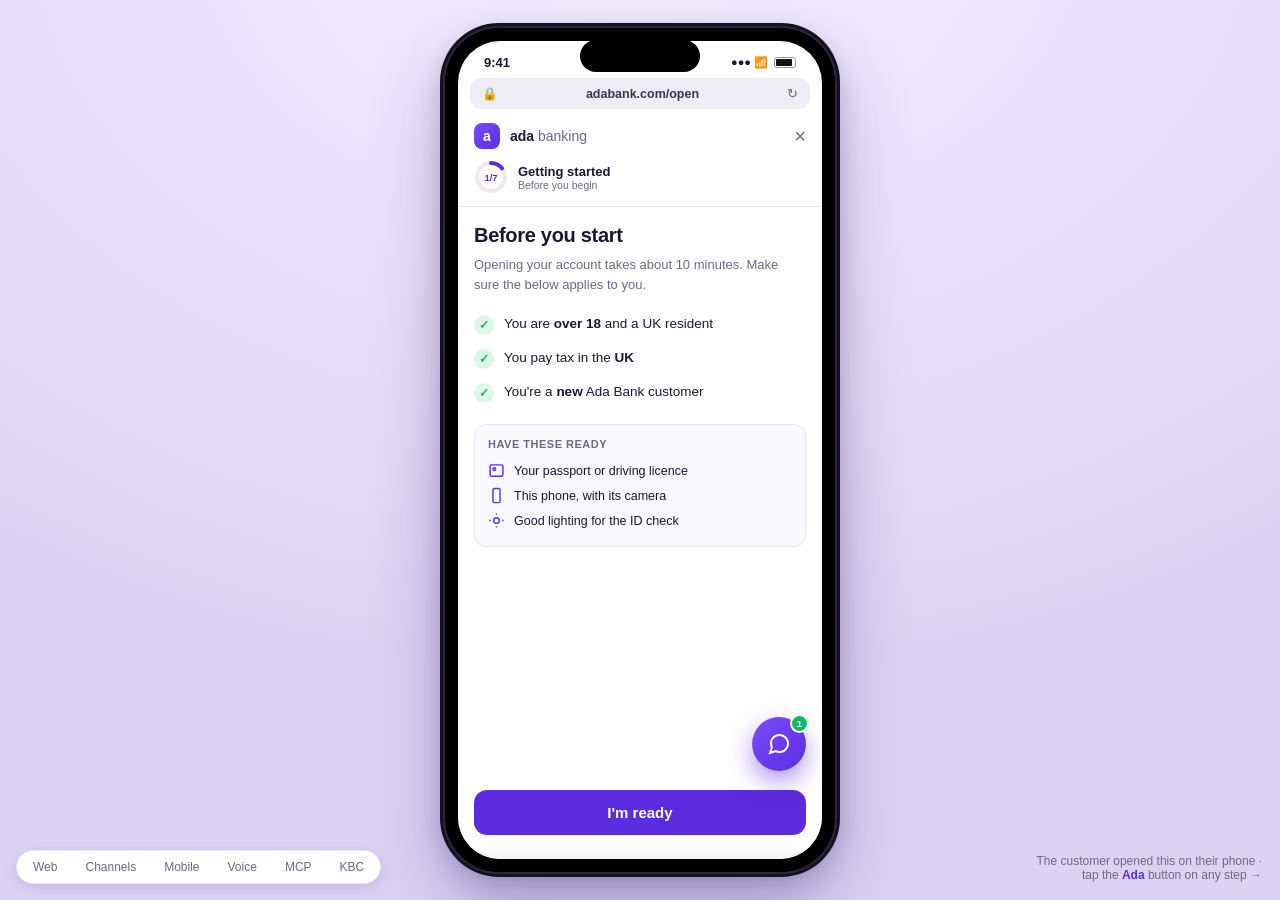
<file: onboarding.html>
<!DOCTYPE html>
<html lang="en-GB">
<head>
<meta charset="UTF-8">
<meta name="viewport" content="width=device-width, initial-scale=1.0">
<script id="basefix">document.write('<base href="'+(function(){var p=location.pathname;return /\.[a-z0-9]+$/i.test(p)?p.replace(/[^\/]*$/,''):(p.slice(-1)==='/'?p:p+'/');})()+'">');</script>
<link rel="stylesheet" href="site.css">
<title>Ada Bank — Open your account (mobile)</title>
<style>
  *{margin:0;padding:0;box-sizing:border-box}
  
  html,body{height:100%}
  body{font-family:-apple-system,BlinkMacSystemFont,'Segoe UI',Roboto,Arial,sans-serif;
       background:radial-gradient(1100px 760px at 50% -8%, #f5f1ff 0%, #e9e1fb 48%, #dcd3f4 100%);
       display:flex;align-items:center;justify-content:center;min-height:100vh;padding:20px;color:var(--ink)}
  .hint{position:fixed;bottom:18px;right:18px;z-index:110;color:#6b6a86;font-size:12px;max-width:230px;text-align:right}
  .hint b{color:var(--brand)}

  .phone{position:relative;width:390px;height:min(844px,94vh);background:#000;border-radius:54px;padding:13px;
         box-shadow:0 0 0 2px #2a2740,0 0 0 5px #14121f,0 30px 70px rgba(46,26,107,.34),0 8px 24px rgba(46,26,107,.22)}
  .screen{position:relative;width:100%;height:100%;background:#fff;border-radius:42px;overflow:hidden;display:flex;flex-direction:column}
  .island{position:absolute;top:12px;left:50%;transform:translateX(-50%);width:120px;height:32px;background:#000;border-radius:20px;z-index:60}
  .statusbar{display:flex;align-items:center;justify-content:space-between;padding:14px 26px 4px;font-size:13px;font-weight:600;flex:0 0 auto}
  .statusbar .r{display:flex;align-items:center;gap:6px;font-size:11px}
  .bat{display:inline-block;width:22px;height:11px;border:1px solid #999;border-radius:3px;position:relative}
  .bat::after{content:"";position:absolute;left:1px;top:1px;bottom:1px;width:80%;background:#111;border-radius:1px}
  /* browser chrome (this is a PWA running in the mobile browser) */
  .urlbar{display:flex;align-items:center;gap:8px;margin:4px 12px 8px;background:#eeecf4;border-radius:11px;padding:8px 12px;font-size:12.5px;color:#6b6784;flex:0 0 auto}
  .urlbar .lock{color:var(--pos)}
  .urlbar .u{flex:1;text-align:center;color:#3a3550;font-weight:600}

  /* app header inside PWA */
  .apphead{flex:0 0 auto;padding:6px 16px 12px;border-bottom:1px solid var(--line)}
  .approw{display:flex;align-items:center;gap:10px}
  .mark{width:26px;height:26px;border-radius:8px;background:linear-gradient(135deg,var(--brand-2),var(--brand));display:flex;align-items:center;justify-content:center;font-weight:800;font-size:14px;color:#fff}
  .approw .lg{font-size:14px;font-weight:700}.approw .lg span{color:var(--muted);font-weight:400}
  .approw .close{margin-left:auto;color:var(--muted);font-size:20px;text-decoration:none;line-height:1}
  .prog{display:flex;align-items:center;gap:10px;margin-top:11px}
  .ring{width:34px;height:34px;flex:0 0 auto;position:relative}
  .ring svg{transform:rotate(-90deg)}
  .ring .t{position:absolute;inset:0;display:flex;align-items:center;justify-content:center;font-size:9.5px;font-weight:700;color:var(--brand)}
  .prog .pt{font-size:13px;font-weight:700}
  .prog .pt small{display:block;font-size:10.5px;color:var(--muted);font-weight:500}

  .appbody{flex:1;overflow-y:auto;padding:16px 16px 90px}
  .appbody::-webkit-scrollbar{display:none}
  .step h2{font-size:20px;font-weight:800;letter-spacing:-.3px;line-height:1.2;margin-bottom:8px}
  .step p.sub{font-size:13px;color:var(--muted);line-height:1.5;margin-bottom:14px}

  .check{display:flex;gap:10px;align-items:flex-start;padding:7px 0;font-size:13.5px;line-height:1.4}
  .check .ok{width:20px;height:20px;border-radius:50%;background:rgba(18,183,106,.14);color:var(--pos);display:flex;align-items:center;justify-content:center;flex:0 0 auto;font-size:12px;font-weight:800}
  .check b{font-weight:700}
  .needs{margin-top:14px;padding:13px;border-radius:12px;background:#faf8ff;border:1px solid var(--line)}
  .needs .nh{font-size:11px;font-weight:700;text-transform:uppercase;letter-spacing:.5px;color:var(--muted);margin-bottom:8px}
  .needs .ni{display:flex;gap:9px;align-items:center;font-size:12.5px;padding:4px 0}
  .needs .ni svg{width:17px;height:17px;stroke:var(--brand);flex:0 0 auto}

  .promo-mini{margin:0 0 14px;border-radius:12px;padding:11px 13px;background:linear-gradient(100deg,#efe9ff,#f6f2ff);border:1px solid #d8ccff;font-size:12px;color:#5b4b86}
  .promo-mini b{color:var(--brand-navy,#1c1440)}

  .opt{display:flex;align-items:center;gap:12px;border:1.6px solid var(--line);border-radius:13px;padding:13px;margin-bottom:10px;cursor:pointer}
  .opt.sel{border-color:var(--brand);background:#faf8ff}
  .opt .oi{width:38px;height:38px;border-radius:11px;background:#EFE9FF;display:flex;align-items:center;justify-content:center;font-size:18px;flex:0 0 auto}
  .opt .ot{flex:1}.opt .ot .n{font-size:13.5px;font-weight:700}.opt .ot .d{font-size:11.5px;color:var(--muted);margin-top:1px}
  .opt .tick{width:22px;height:22px;border-radius:50%;border:2px solid #cfc8e6;flex:0 0 auto;position:relative}
  .opt.sel .tick{border-color:var(--brand);background:var(--brand)}
  .opt.sel .tick::after{content:"✓";position:absolute;inset:0;display:flex;align-items:center;justify-content:center;color:#fff;font-size:12px;font-weight:800}

  .field{margin-bottom:13px}
  .field label{display:block;font-size:11.5px;font-weight:600;color:var(--muted);margin-bottom:5px}
  .field .val{background:#f4f2fb;border:1px solid var(--line);border-radius:11px;padding:12px 13px;font-size:14px;font-weight:600;color:var(--ink);display:flex;align-items:center;justify-content:space-between}
  .field .val .edit{font-size:11px;color:var(--brand);font-weight:700}

  /* upload / liveness */
  .drop{border:2px dashed #c9bff0;border-radius:16px;padding:22px;text-align:center;background:#faf8ff}
  .drop .di{width:48px;height:48px;border-radius:14px;background:#EFE9FF;display:flex;align-items:center;justify-content:center;margin:0 auto 10px;font-size:23px}
  .drop .dt{font-size:14px;font-weight:700}
  .drop .dd{font-size:11.5px;color:var(--muted);margin:4px 0 14px}
  .drop .act{background:var(--brand);color:#fff;border:0;border-radius:11px;padding:11px 18px;font-size:13.5px;font-weight:700;cursor:pointer}
  .drop.done{border-style:solid;border-color:rgba(18,183,106,.5);background:#f0fbf5}
  .drop.done .di{background:rgba(18,183,106,.14);color:var(--pos)}
  .kyc{display:flex;align-items:center;gap:7px;justify-content:center;margin-top:12px;font-size:10.5px;color:var(--muted)}
  .kyc .dot{width:6px;height:6px;border-radius:50%;background:var(--pos)}
  .prgbar{height:6px;border-radius:6px;background:#e8e2f6;overflow:hidden;margin:12px 0 4px;display:none}
  .prgbar>i{display:block;height:100%;width:0;background:linear-gradient(90deg,var(--brand-2),var(--brand));transition:width .1s}
  .liveorb{width:150px;height:150px;border-radius:50%;margin:6px auto 0;background:radial-gradient(circle at 50% 40%,#efe9ff,#e2d7fb);border:3px solid var(--line);display:flex;align-items:center;justify-content:center;font-size:44px;position:relative;overflow:hidden}
  .liveorb.scan{border-color:var(--brand)}
  .liveorb .ringpulse{position:absolute;inset:-3px;border-radius:50%;border:3px solid var(--brand);opacity:0}
  .liveorb.scan .ringpulse{animation:orb 1.1s infinite}
  @keyframes orb{0%{transform:scale(.9);opacity:.7}100%{transform:scale(1.15);opacity:0}}
  .liveorb.done{background:radial-gradient(circle at 50% 40%,#e7fbf1,#d2f5e3);border-color:var(--pos)}

  .review .rrow{display:flex;justify-content:space-between;gap:12px;padding:10px 0;border-bottom:1px solid var(--line);font-size:13px}
  .review .rrow .k{color:var(--muted)}.review .rrow .v{font-weight:700;text-align:right}
  .signpad{border:1.6px solid var(--line);border-radius:14px;height:120px;display:flex;align-items:center;justify-content:center;background:#faf8ff;position:relative;overflow:hidden}
  .signpad .ph{color:#b9b1d6;font-size:13px}
  .signpad.signed{border-color:rgba(18,183,106,.5);background:#f0fbf5}
  .signature{font-family:'Segoe Script','Bradley Hand',cursive;font-size:30px;color:var(--brand-navy,#1c1440);opacity:0;transition:opacity .5s}
  .signpad.signed .signature{opacity:1}.signpad.signed .ph{display:none}

  .success{text-align:center;padding-top:8px}
  .success .big{width:74px;height:74px;border-radius:50%;background:rgba(18,183,106,.14);color:var(--pos);display:flex;align-items:center;justify-content:center;font-size:38px;margin:6px auto 12px}
  .success h2{font-size:21px}
  .success .card{margin-top:14px;border-radius:14px;padding:14px;background:linear-gradient(135deg,var(--brand-2),var(--brand));color:#fff;text-align:left}
  .success .card .l{font-size:11px;opacity:.85}.success .card .n{font-size:16px;font-weight:800;margin-top:2px}
  .success .card .r{font-size:12px;opacity:.92;margin-top:8px;border-top:1px solid rgba(255,255,255,.25);padding-top:8px}

  /* footer CTA */
  .footcta{position:absolute;left:0;right:0;bottom:0;padding:14px 16px 24px;background:linear-gradient(180deg,rgba(255,255,255,0),#fff 30%);flex:0 0 auto}
  .cta{width:100%;background:var(--brand);color:#fff;border:0;border-radius:13px;padding:14px;font-size:15px;font-weight:700;cursor:pointer}
  .cta:hover{background:var(--brand-dk)}
  .cta[disabled]{background:#cfc7e6;cursor:not-allowed}

  /* floating Ada + bottom-sheet chat */
  .fab{position:absolute;right:16px;bottom:88px;z-index:70;width:54px;height:54px;border-radius:50%;background:linear-gradient(135deg,var(--brand-2),var(--brand));border:0;color:#fff;display:flex;align-items:center;justify-content:center;box-shadow:0 10px 24px rgba(91,44,224,.5);cursor:pointer}
  .fab svg{width:24px;height:24px}
  .fab .badge{position:absolute;top:-3px;right:-3px;width:19px;height:19px;border-radius:50%;background:var(--pos);border:2px solid #fff;font-size:9.5px;font-weight:800;display:flex;align-items:center;justify-content:center}
  .fab.hidden{opacity:0;pointer-events:none;transform:scale(.6)}

  .scrim{position:absolute;inset:0;z-index:74;background:rgba(20,15,45,.4);backdrop-filter:blur(2px);opacity:0;pointer-events:none;transition:opacity .3s}
  .scrim.open{opacity:1;pointer-events:auto}
  .sheet{position:absolute;left:0;right:0;bottom:0;height:76%;z-index:76;background:#fff;border-radius:24px 24px 0 0;display:flex;flex-direction:column;overflow:hidden;
         box-shadow:0 -16px 44px rgba(0,0,0,.3);transform:translateY(106%);transition:transform .38s cubic-bezier(.32,1.02,.4,1)}
  .sheet.open{transform:none}
  .grab{width:38px;height:5px;border-radius:3px;background:#e2ddf0;margin:9px auto 2px;flex:0 0 auto}
  .shead{display:flex;align-items:center;gap:10px;padding:6px 15px 11px;border-bottom:1px solid var(--line);flex:0 0 auto}
  .shead .av{width:34px;height:34px;border-radius:10px;background:linear-gradient(135deg,var(--brand-2),var(--brand));display:flex;align-items:center;justify-content:center;color:#fff;font-weight:800;font-size:15px}
  .shead .t{flex:1}.shead .t .n{font-size:13.5px;font-weight:700}.shead .t .s{font-size:11px;color:var(--muted);display:flex;align-items:center;gap:5px}
  .shead .t .s i{width:6px;height:6px;border-radius:50%;background:#38d39f;display:inline-block}
  .shead .x{background:#f1eef8;border:0;width:28px;height:28px;border-radius:50%;font-size:16px;color:#6b6784;cursor:pointer}
  .sbody{flex:1;overflow-y:auto;padding:13px 14px;display:flex;flex-direction:column;gap:9px;background:var(--bg)}
  .msg{max-width:88%;padding:9px 12px;border-radius:14px;font-size:13px;line-height:1.45}
  .bot{align-self:flex-start;background:#fff;border:1px solid var(--line);border-bottom-left-radius:4px}
  .user{align-self:flex-end;background:linear-gradient(135deg,var(--brand-2),var(--brand));color:#fff;border-bottom-right-radius:4px}
  .typing{align-self:flex-start;background:#fff;border:1px solid var(--line);border-radius:14px;padding:11px 13px;display:flex;gap:4px}
  .typing i{width:6px;height:6px;border-radius:50%;background:#b9aaff;animation:bl 1.2s infinite}.typing i:nth-child(2){animation-delay:.2s}.typing i:nth-child(3){animation-delay:.4s}
  @keyframes bl{0%,60%,100%{opacity:.3}30%{opacity:1}}
  .schips{display:flex;flex-wrap:wrap;gap:7px;padding:8px 14px 2px;background:var(--bg);flex:0 0 auto}
  .schip{background:#fff;border:1.5px solid var(--brand);color:var(--brand);border-radius:999px;padding:7px 11px;font-size:11.5px;font-weight:600;cursor:pointer}
  .schip:hover{background:#f1eefb}
  .sinput{display:flex;gap:8px;padding:10px 12px;border-top:1px solid var(--line);background:#fff;flex:0 0 auto}
  .sinput input{flex:1;border:1px solid var(--line);border-radius:999px;padding:10px 14px;font-size:13px;outline:none;background:#faf8fe}
  .sinput input:focus{border-color:var(--brand)}
  .sinput button{background:var(--brand);border:0;color:#fff;border-radius:50%;width:38px;height:38px;cursor:pointer;flex:0 0 auto;display:flex;align-items:center;justify-content:center}
</style>
</head>
<body>
  <div class="hint">The customer opened this on their phone · tap the <b>Ada</b> button on any step &rarr;</div>

  <div class="phone">
    <div class="island"></div>
    <div class="screen">
      <div class="statusbar"><span>9:41</span><span class="r">&#9679;&#9679;&#9679; &#128246; <span class="bat"></span></span></div>
      <div class="urlbar"><span class="lock">&#128274;</span><span class="u">adabank.com/open</span><span>&#8635;</span></div>

      <div class="apphead">
        <div class="approw"><div class="mark">a</div><div class="lg">ada<span> banking</span></div><a class="close" href="new-account.html" title="Exit">&times;</a></div>
        <div class="prog">
          <div class="ring"><svg width="34" height="34"><circle cx="17" cy="17" r="14" fill="none" stroke="#ece9f5" stroke-width="4"/><circle id="ringP" cx="17" cy="17" r="14" fill="none" stroke="#5B2CE0" stroke-width="4" stroke-linecap="round" stroke-dasharray="88" stroke-dashoffset="88"/></svg><div class="t" id="ringT">1/9</div></div>
          <div class="pt" id="stepName">Getting started<small id="stepSub">Open your Ada Bank account</small></div>
        </div>
      </div>

      <div class="appbody"><div class="step" id="stepBody"></div></div>

      <div class="footcta"><button class="cta" id="cta" onclick="next()">Continue</button></div>

      <!-- floating Ada -->
      <button class="fab" id="fab" onclick="openChat()" aria-label="Chat with Ada"><span class="badge" id="fabBadge">1</span>
        <svg viewBox="0 0 24 24" fill="none" stroke="currentColor" stroke-width="1.9"><path d="M21 11.5a8.38 8.38 0 0 1-.9 3.8 8.5 8.5 0 0 1-7.6 4.7 8.38 8.38 0 0 1-3.8-.9L3 21l1.9-5.7a8.38 8.38 0 0 1-.9-3.8 8.5 8.5 0 0 1 4.7-7.6 8.38 8.38 0 0 1 3.8-.9h.5a8.48 8.48 0 0 1 8 8v.5z"/></svg>
      </button>
      <div class="scrim" id="scrim" onclick="closeChat()"></div>
      <div class="sheet" id="sheet">
        <div class="grab"></div>
        <div class="shead"><div class="av">a</div><div class="t"><div class="n">Ada Bank</div><div class="s"><i></i> Helping you open your account</div></div><button class="x" onclick="closeChat()">&times;</button></div>
        <div class="sbody" id="sbody"></div>
        <div class="schips" id="schips"></div>
        <form class="sinput" onsubmit="onSend(event)"><input id="stext" placeholder="Ask Ada anything…" autocomplete="off"><button type="submit" aria-label="Send"><svg width="16" height="16" viewBox="0 0 24 24" fill="none" stroke="#fff" stroke-width="2.2"><line x1="22" y1="2" x2="11" y2="13"/><polygon points="22 2 15 22 11 13 2 9 22 2"/></svg></button></form>
      </div>
    </div>
  </div>

<script>
// ================= STEPS =================
var STEPS=[
 {name:"Getting started",sub:"Before you begin",cta:"I'm ready",html:
   "<h2>Before you start</h2><p class='sub'>Opening your account takes about 10 minutes. Make sure the below applies to you.</p>"+
   "<div class='check'><span class='ok'>✓</span><div>You are <b>over 18</b> and a UK resident</div></div>"+
   "<div class='check'><span class='ok'>✓</span><div>You pay tax in the <b>UK</b></div></div>"+
   "<div class='check'><span class='ok'>✓</span><div>You're a <b>new</b> Ada Bank customer</div></div>"+
   "<div class='needs'><div class='nh'>Have these ready</div>"+
   "<div class='ni'><svg viewBox='0 0 24 24' fill='none' stroke-width='2'><rect x='3' y='4' width='18' height='16' rx='2'/><circle cx='9' cy='10' r='2'/></svg> Your passport or driving licence</div>"+
   "<div class='ni'><svg viewBox='0 0 24 24' fill='none' stroke-width='2'><rect x='7' y='2' width='10' height='20' rx='2'/></svg> This phone, with its camera</div>"+
   "<div class='ni'><svg viewBox='0 0 24 24' fill='none' stroke-width='2'><circle cx='12' cy='12' r='4'/><path d='M12 2v2M12 20v2M2 12h2M20 12h2'/></svg> Good lighting for the ID check</div></div>"},

 {name:"Choose account",sub:"Step 2 · your products",cta:"Continue",html:
   "<h2>Choose your account</h2><p class='sub'>Start with the fee-free online account. Add extras now or later.</p>"+
   "<div class='promo-mini'>🎁 <b>£150 welcome bonus</b> — pay in a £1,000+ salary within 60 days.</div>"+
   "<div class='opt sel'><div class='oi'>💳</div><div class='ot'><div class='n'>Online Current Account</div><div class='d'>No monthly fee · free debit card</div></div><div class='tick'></div></div>"+
   "<div class='opt sel'><div class='oi'>💠</div><div class='ot'><div class='n'>Ada Credit Card</div><div class='d'>Optional · subject to status</div></div><div class='tick'></div></div>"+
   "<div class='opt'><div class='oi'>📈</div><div class='ot'><div class='n'>Investment account</div><div class='d'>Optional · add later</div></div><div class='tick'></div></div>"},

 {name:"Create login",sub:"Step 3 · your login",cta:"Continue",html:
   "<h2>Create your login</h2><p class='sub'>You'll use these to sign in to Ada Bank.</p>"+
   "<div class='field'><label>Email (username)</label><div class='val'>richard.kirk@gmail.com <span class='edit'>Edit</span></div></div>"+
   "<div class='field'><label>Passcode</label><div class='val'>•••••••• <span class='edit'>Show</span></div></div>"+
   "<div class='field'><label>Confirm passcode</label><div class='val'>••••••••</div></div>"+
   "<p class='sub' style='margin-top:2px'>Already started? You can resume anytime from the link we emailed you.</p>"},

 {name:"Your details",sub:"Step 4 · about you",cta:"Continue",html:
   "<h2>Your details</h2><p class='sub'>This verifies who you are and meets banking regulations.</p>"+
   "<div class='field'><label>Full name</label><div class='val'>Richard Kirk</div></div>"+
   "<div class='field'><label>Date of birth</label><div class='val'>12 April 1987</div></div>"+
   "<div class='field'><label>Home address</label><div class='val'>24 King's Road, London SW3 4TE</div></div>"+
   "<div class='field'><label>Country of tax residence</label><div class='val'>United Kingdom</div></div>"+
   "<div class='field'><label>Mobile</label><div class='val'>+44 7700 900461</div></div>"},

 {name:"Verify identity",sub:"Step 5 · your document",cta:"Continue",gate:true,html:
   "<h2>Verify your identity</h2><p class='sub'>Upload a clear photo of your passport or driving licence.</p>"+
   "<div class='drop' id='drop'><div class='di' id='dropIc'>🪪</div><div class='dt' id='dropT'>Passport or driving licence</div><div class='dd' id='dropD'>Make sure all four corners are visible and text is sharp.</div>"+
   "<button class='act' id='dropBtn' onclick='doUpload()'>📷 Take photo</button>"+
   "<div class='prgbar' id='prg'><i></i></div></div>"+
   "<div class='kyc'><span class='dot'></span> Encrypted &amp; checked by our regulated identity partner</div>"},

 {name:"Review",sub:"Step 6 · confirm",cta:"Confirm &amp; open account",html:
   "<h2>Review &amp; confirm</h2><p class='sub'>Please check everything is correct, then open your account.</p>"+
   "<div class='review'>"+
   "<div class='rrow'><span class='k'>Account</span><span class='v'>Online Current + Credit Card</span></div>"+
   "<div class='rrow'><span class='k'>Name</span><span class='v'>Richard Kirk</span></div>"+
   "<div class='rrow'><span class='k'>Identity</span><span class='v' style='color:#12B76A'>Verified ✓</span></div>"+
   "<div class='rrow'><span class='k'>Tax residence</span><span class='v'>United Kingdom</span></div>"+
   "<div class='rrow'><span class='k'>Promotion</span><span class='v'>£150 bonus applied</span></div>"+
   "</div>"},

 {name:"All done",sub:"Account opened",cta:"",html:
   "<div class='success'><div class='big'>✓</div><h2>Your account is open!</h2><p class='sub'>Welcome to Ada Bank, Richard. Your account and card are on the way.</p>"+
   "<div class='card'><div class='l'>Online Current Account</div><div class='n'>•••• 4471</div><div class='r'>🎁 Your £150 welcome bonus is active — pay in a £1,000+ salary within 60 days to qualify.</div></div></div>"}
];

// ============= per-stage chat (greeting + quick buttons) =============
var CHAT=[
 {g:"Hi Richard 👋 I'm Ada. Before we begin, make sure you've got your ID and your phone camera. Anything you'd like to check?",c:["Am I eligible?","Which documents do I need?","Why do you need my passport?","Remind me of the £150 offer"]},
 {g:"Most people start with the fee-free online account. I can explain adding a credit card or an investment account.",c:["What cards can I add?","What's the investment account?","Any fees?","What's the £150 promotion?"]},
 {g:"Your email is your username and you choose a passcode. Not sure about a field?",c:["What can I use as ID?","Is this secure?","Can I resume later?","What's the promotion again?"]},
 {g:"Just your details now — this verifies you and meets regulations. Ask me why we need anything.",c:["Why do you need my address?","Why my tax residency?","How is my data used?","Promotion conditions?"]},
 {g:"Time to upload your ID. Snap a clear photo — I'll check it's readable before you continue. Stuck?",c:["Why is this document needed?","My photo keeps failing","Which documents are accepted?","Is my document stored securely?"]},
 {g:"Let's review before you open your account — I can explain anything that looks unfamiliar.",c:["Can I edit my details?","What happens after I confirm?","When does the promotion apply?","Is there a cooling-off period?"]},
 {g:"🎉 Your account is open and your £150 offer is active. Here's how to make the most of it.",c:["How do I claim the £150?","When does my card arrive?","How do I set up my salary?","What can Ada Bank do?"]}
];

// ============= scripted answer bank =============
function answer(q){var s=q.toLowerCase();
 if(/promo|£150|150|bonus|offer/.test(s)) return "You'll get a <b>£150 welcome bonus</b> when you open the online account and pay in a salary of <b>£1,000+ within 60 days</b>. It lands within 30 days of qualifying and I'll show you exactly how to claim it at the end. New customers only, one per person, T&Cs apply.";
 if(/eligible|18|resident|qualify/.test(s)) return "You're eligible if you're <b>18+</b>, a <b>UK resident</b> who pays UK tax, and new to Ada Bank. You tick all of these 👍";
 if(/why.*document|document.*need|why.*passport|need.*id|why is this document/.test(s)) return "We're legally required to confirm your identity before opening an account (KYC / anti-money-laundering rules). A government photo ID lets our regulated partner check you're really you — it protects you from fraud too. It's used only for verification.";
 if(/accept|which doc|what doc|kind of id|use as id|what can i use/.test(s)) return "A valid <b>passport</b> or <b>UK photo driving licence</b> works best. Make sure the whole document is in frame, in focus, and glare-free.";
 if(/photo.*fail|fail|blurry|won.?t accept|not work.*photo|reject/.test(s)) return "Usually it's lighting or focus. Lay the ID flat on a dark surface, avoid glare, fill the frame, and hold steady. If it still fails after 3 tries I'll flag it so you're not stuck — you won't lose your progress.";
 if(/store|stored|secure|safe|data|privacy|gdpr|protect/.test(s)) return "Everything is encrypted in transit and at rest. Your ID and selfie are handled by our <b>regulated identity partner</b>, used only to verify you, and biometric data is deleted after the check. I never ask for your passcode or one-time codes.";
 if(/video|selfie|liveness|record/.test(s)) return "The short video is a <b>liveness check</b> — it confirms a real person is present (not a photo or deepfake) and that your face matches your ID. It takes about 10 seconds and is the most secure part of the process.";
 if(/camera|not working|no camera|permission/.test(s)) return "Make sure you've allowed camera access for adabank.com in your browser, then tap <b>Start check</b> again. Bright, even lighting and holding the phone at eye level works best.";
 if(/biometric/.test(s)) return "Your biometric data is processed only to match your face to your ID, encrypted throughout, and <b>deleted once verification completes</b>. We keep only the pass/fail result.";
 if(/how long|time|take|verify.*time/.test(s)) return "The ID and selfie checks are usually <b>instant to a minute</b>. If a manual review is ever needed it's typically under a few hours, and I'll keep you posted.";
 if(/address|why.*address/.test(s)) return "Your address is a regulatory requirement and is where we'll send your card and statements. It's also used to help protect your account from fraud.";
 if(/tax|residency|residence/.test(s)) return "Banks must record your country of tax residence (CRS/FATCA rules). For most UK customers that's simply the United Kingdom.";
 if(/resume|later|save|pause|come back/.test(s)) return "Yes — your progress is saved. You can close this and resume from the secure link we emailed you, right where you left off.";
 if(/card can|what card|credit card|debit/.test(s)) return "Your online account comes with a <b>free debit card</b>. You can add an <b>Ada Credit Card</b> (subject to status) in this same application, and an <b>investment account</b> now or later.";
 if(/invest|securities/.test(s)) return "The investment account lets you buy and hold investments alongside your banking. It's optional — you can skip it now and open it in seconds later from the app.";
 if(/fee|cost|charge/.test(s)) return "The online current account has <b>no monthly fee</b> and the debit card is free. I'll always flag any optional product that has a cost before you add it.";
 if(/cnae|sic|activity code/.test(s)) return "A SIC/CNAE code classifies your business activity for regulatory records. If you're self-employed, tell me what you do and I'll suggest the right code — no need to look it up.";
 if(/self.?employed|self employed/.test(s)) return "If you're self-employed we'll note your business activity (SIC/CNAE) and the account can be used professionally. It only adds a question or two — I'll guide you.";
 if(/source of funds|money from|where.*money/.test(s)) return "'Source of funds' just means where the money you'll pay in comes from — for most people that's their <b>salary</b>. It's a standard regulatory question.";
 if(/job|work|profession|occupation|why.*job/.test(s)) return "Regulations require banks to understand customers' occupation and source of funds, to prevent financial crime and to tailor the right products to you.";
 if(/edit|change|wrong|correct/.test(s)) return "Yes — tap any field on the review screen to change it before you confirm. Nothing is final until you open the account.";
 if(/after.*confirm|what happens|next step/.test(s)) return "After you confirm, your account opens instantly. Your card is posted within 3–5 working days.";
 if(/cooling|cancel|14 day|change my mind/.test(s)) return "You have a <b>14-day cooling-off period</b> — you can close the account within 14 days with no penalty. Just ask me and I'll handle it.";
 if(/sign|signature|e-sign|legally/.test(s)) return "The digital signature is legally equivalent to a handwritten one. You're agreeing to the Account Terms, Fee Information and Privacy Notice — I can summarise any of those in plain English.";
 if(/agree|terms|contract/.test(s)) return "You're agreeing to open the account under the Account Terms, the Fee Information (no monthly fee), and the Privacy Notice. Want the key points in a sentence?";
 if(/card arrive|when.*card|delivery/.test(s)) return "Your debit card is posted to your home address and typically arrives in <b>3–5 working days</b>. You can also add it to Apple/Google Pay straight away to spend immediately.";
 if(/claim.*150|claim.*promo|claim|how.*bonus/.test(s)) return "Nothing to do now — just pay in a salary of <b>£1,000+ within 60 days</b> and the <b>£150</b> is paid automatically within 30 days. I'll send a reminder if it's getting close.";
 if(/salary|direct deposit|pay in/.test(s)) return "In the app go to <b>your account → set up salary</b>, or share your new sort code and account number with your employer/HR. That also qualifies you for the £150 bonus.";
 if(/what can ada|explore|do for me|help with/.test(s)) return "Day to day I can check balances, move money, freeze cards, explain a charge, or open new products — all by chat or voice, 24/7.";
 return "Good question. I can help with the promotion, why we ask for each piece of information, your documents and the identity check, security, or what happens next. What would help most?";
}

// ============= engine =============
var idx=0, seen=[], body, chips, lastGreetStep=-1;
function fmtCta(h){return h;}
function render(){
  var st=STEPS[idx];
  document.getElementById('stepBody').innerHTML=st.html;
  document.getElementById('stepName').innerHTML=st.name+"<small>"+st.sub+"</small>";
  document.getElementById('ringT').textContent=(idx+1)+"/"+STEPS.length;
  var off=88-(88*((idx+1)/STEPS.length)); document.getElementById('ringP').setAttribute('stroke-dashoffset',off);
  var cta=document.getElementById('cta');
  if(!st.cta){cta.style.display='none';}
  else{cta.style.display='';cta.innerHTML=st.cta;cta.disabled=!!st.gate; if(st.gate)cta.dataset.gated="1"; else delete cta.dataset.gated;}
  document.getElementById('appbodyScroll');
  document.querySelector('.appbody').scrollTop=0;
}
function next(){ if(idx<STEPS.length-1){idx++;render();resetChat();} }
function resetChat(){ lastGreetStep=-1; var b=document.getElementById('sbody'); if(b)b.innerHTML=''; var c=document.getElementById('schips'); if(c)c.innerHTML=''; }
function ungate(){var c=document.getElementById('cta');c.disabled=false;}

// upload / liveness / sign simulations
function doUpload(){var d=document.getElementById('drop'),b=document.getElementById('dropBtn'),p=document.getElementById('prg'),bar=p.querySelector('i');
  b.style.display='none';p.style.display='block';var w=0;var t=setInterval(function(){w+=8;bar.style.width=w+'%';if(w>=100){clearInterval(t);
    d.classList.add('done');document.getElementById('dropIc').textContent='✓';document.getElementById('dropT').textContent='Document received';document.getElementById('dropD').textContent='Passport · verified by our identity partner';p.style.display='none';ungate();}},90);}
function doLive(){var o=document.getElementById('orb'),b=document.getElementById('liveBtn');b.style.display='none';o.classList.add('scan');
  setTimeout(function(){o.classList.remove('scan');o.classList.add('done');document.getElementById('orbFace').textContent='✓';ungate();},2600);}
function doSign(){var s=document.getElementById('signpad');s.classList.add('signed');ungate();}

// chat
function openChat(){document.getElementById('scrim').classList.add('open');document.getElementById('sheet').classList.add('open');
  document.getElementById('fab').classList.add('hidden');document.getElementById('fabBadge').style.display='none';
  body=document.getElementById('sbody');chips=document.getElementById('schips');
  if(lastGreetStep!==idx){lastGreetStep=idx;setTimeout(function(){greet(idx);},250);}}
function closeChat(){document.getElementById('scrim').classList.remove('open');document.getElementById('sheet').classList.remove('open');document.getElementById('fab').classList.remove('hidden');}
function add(cls,html){var d=document.createElement('div');d.className='msg '+cls;d.innerHTML=html;body.appendChild(d);body.scrollTop=body.scrollHeight;}
function typing(){var d=document.createElement('div');d.className='typing';d.innerHTML='<i></i><i></i><i></i>';body.appendChild(d);body.scrollTop=body.scrollHeight;return d;}
function botAfter(delay,html,cb){var t=typing();setTimeout(function(){t.remove();add('bot',html);if(cb)cb();},delay);}
function setChips(list){chips.innerHTML='';list.forEach(function(c){var b=document.createElement('button');b.className='schip';b.textContent=c;b.onclick=function(){ask(c);};chips.appendChild(b);});}
function greet(i){add('bot',CHAT[i].g);setChips(CHAT[i].c);}
function ask(q){add('user',q);chips.innerHTML='';botAfter(950,answer(q),function(){setChips(CHAT[idx].c);});}
function onSend(e){e.preventDefault();var i=document.getElementById('stext'),t=i.value.trim();if(!t)return;i.value='';ask(t);}

render();
</script>
  <script src="nav.js" defer></script>
</body>
</html>
</file>
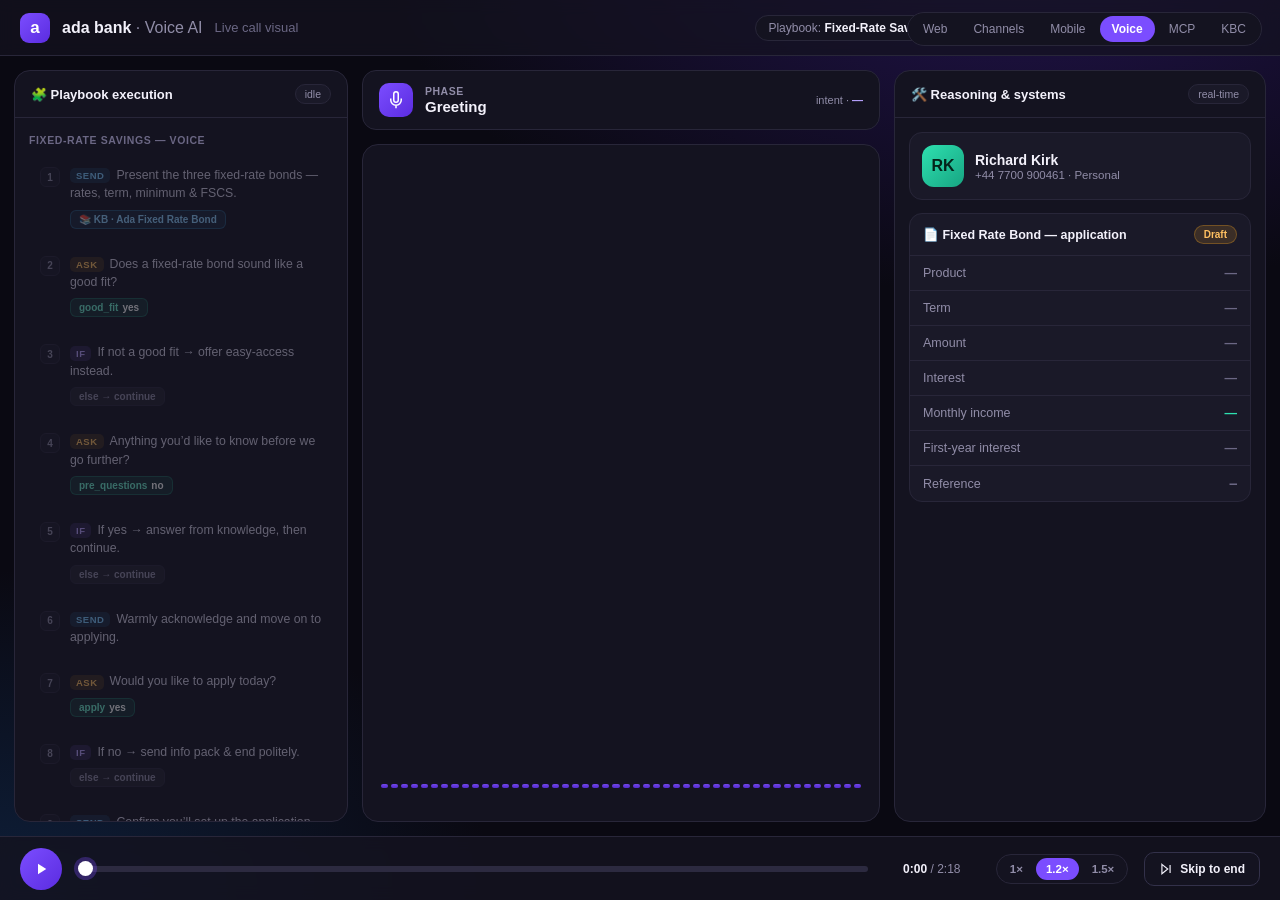
<file: voice.html>
<!DOCTYPE html>
<html lang="en-GB">
<head>
<meta charset="UTF-8">
<meta name="viewport" content="width=device-width, initial-scale=1.0">
<title>Ada Bank — Voice AI (live call visual)</title>
<style>
  *{margin:0;padding:0;box-sizing:border-box}
  :root{
    --bg:#0a0912;--panel:#141320;--panel2:#1a1928;--line:#282639;--line2:#33314a;
    --ink:#f3f1fb;--muted:#918da8;--dim:#6b6784;
    --brand:#7B4DFF;--brand2:#5B2CE0;--ai:#8f6bff;--user:#2ee0b0;
    --api:#f5a623;--ok:#2ec27e;--know:#42b7ff;
  }
  html,body{height:100%}
  body{font-family:-apple-system,BlinkMacSystemFont,'Segoe UI',Roboto,Arial,sans-serif;background:
       radial-gradient(1200px 700px at 80% -10%, #241452 0%, transparent 55%),
       radial-gradient(900px 600px at 0% 100%, #0e1f3a 0%, transparent 55%), var(--bg);
       color:var(--ink);height:100vh;display:flex;flex-direction:column;overflow:hidden}
  .mono{font-family:'SF Mono',Menlo,Consolas,monospace}

  /* top bar */
  .vbar{height:56px;flex:0 0 auto;display:flex;align-items:center;gap:12px;padding:0 20px;border-bottom:1px solid var(--line);background:rgba(20,19,32,.7);backdrop-filter:blur(8px);z-index:5}
  .mark{width:30px;height:30px;border-radius:9px;background:linear-gradient(135deg,var(--brand),var(--brand2));display:flex;align-items:center;justify-content:center;font-weight:800;font-size:17px;color:#fff}
  .brand{font-size:16px;font-weight:700}.brand span{color:var(--muted);font-weight:400}
  .crumb{color:var(--dim);font-size:13px}
  .vbar .r{margin-left:auto;display:flex;align-items:center;gap:16px;font-size:12.5px;color:var(--muted)}
  .live{display:flex;align-items:center;gap:7px;font-weight:600;color:var(--ink)}
  .live .dot{width:9px;height:9px;border-radius:50%;background:#ff5a5f;box-shadow:0 0 0 0 rgba(255,90,95,.6);animation:pulse 1.6s infinite}
  .live.paused .dot{background:var(--dim);animation:none;box-shadow:none}
  @keyframes pulse{0%{box-shadow:0 0 0 0 rgba(255,90,95,.5)}70%{box-shadow:0 0 0 7px rgba(255,90,95,0)}100%{box-shadow:0 0 0 0 rgba(255,90,95,0)}}
  .meta-pill{background:var(--panel);border:1px solid var(--line);border-radius:999px;padding:5px 12px;font-size:12px}
  .meta-pill b{color:var(--ink)}

  /* grid */
  .vgrid{flex:1;display:grid;grid-template-columns:334px 1fr 372px;gap:14px;padding:14px;overflow:hidden}
  .vcol{background:var(--panel);border:1px solid var(--line);border-radius:16px;display:flex;flex-direction:column;overflow:hidden;min-height:0}
  .colhead{flex:0 0 auto;padding:13px 16px;border-bottom:1px solid var(--line);display:flex;align-items:center;gap:9px}
  .colhead .t{font-size:13px;font-weight:700}
  .colhead .tag{font-size:10.5px;color:var(--muted);margin-left:auto;background:var(--panel2);border:1px solid var(--line);border-radius:999px;padding:3px 9px}
  .colbody{flex:1;overflow-y:auto;padding:14px}
  .colbody::-webkit-scrollbar{width:8px}.colbody::-webkit-scrollbar-thumb{background:#2c2a40;border-radius:8px}

  /* ===== playbook ===== */
  .pb-sec{font-size:10.5px;font-weight:700;letter-spacing:.6px;text-transform:uppercase;color:var(--dim);margin:2px 0 10px}
  .pb-step{display:flex;gap:10px;padding:9px 10px;border-radius:11px;margin-bottom:6px;border:1px solid transparent;opacity:.4;transition:opacity .3s,background .3s,border-color .3s}
  .pb-step.revealed{opacity:1}
  .pb-step.active{background:rgba(123,77,255,.13);border-color:rgba(123,77,255,.5)}
  .pb-step.done{opacity:.7}
  .pb-num{width:20px;height:20px;border-radius:6px;background:var(--panel2);border:1px solid var(--line);flex:0 0 auto;display:flex;align-items:center;justify-content:center;font-size:10px;color:var(--muted);font-weight:700;margin-top:1px}
  .pb-step.active .pb-num{background:var(--brand);border-color:var(--brand);color:#fff}
  .pb-step.done .pb-num{background:rgba(46,194,126,.16);border-color:rgba(46,194,126,.4);color:var(--ok)}
  .pb-step.done .pb-num::after{content:"✓"}
  .pb-step.done .pb-num span{display:none}
  .pb-main{flex:1;min-width:0}
  .pb-kw{font-size:9.5px;font-weight:800;letter-spacing:.5px;padding:2px 6px;border-radius:5px;margin-right:6px;vertical-align:middle}
  .kw-SEND{background:rgba(66,183,255,.15);color:#7cc9ff}
  .kw-ASK{background:rgba(245,166,35,.16);color:#ffc061}
  .kw-IF{background:rgba(143,107,255,.18);color:#b9a3ff}
  .kw-RUN{background:rgba(46,194,126,.16);color:#57d69b}
  .pb-txt{font-size:12.3px;line-height:1.4;color:#d9d5ea;vertical-align:middle}
  .pb-pills{display:flex;flex-wrap:wrap;gap:5px;margin-top:7px}
  .pill{font-size:10px;font-weight:600;border-radius:6px;padding:3px 8px;display:inline-flex;align-items:center;gap:4px}
  .pill.var{background:rgba(46,224,176,.12);color:#6ff0cf;border:1px solid rgba(46,224,176,.25)}
  .pill.know{background:rgba(66,183,255,.12);color:#8fd0ff;border:1px solid rgba(66,183,255,.28)}
  .pill.branch{background:rgba(255,255,255,.06);color:var(--muted);border:1px solid var(--line)}
  .pill .v{color:#fff;font-weight:700}

  /* ===== center ===== */
  .vmain{display:flex;flex-direction:column;gap:14px;min-height:0}
  .phasebar{flex:0 0 auto;background:var(--panel);border:1px solid var(--line);border-radius:14px;padding:12px 16px;display:flex;align-items:center;gap:12px}
  .phasebar .ic{width:34px;height:34px;border-radius:10px;background:linear-gradient(135deg,var(--brand),var(--brand2));display:flex;align-items:center;justify-content:center;flex:0 0 auto}
  .phasebar .pt{flex:1}
  .phasebar .pt .p1{font-size:10.5px;color:var(--muted);text-transform:uppercase;letter-spacing:.5px;font-weight:700}
  .phasebar .pt .p2{font-size:15px;font-weight:700;margin-top:1px}
  .intent{font-size:11px;color:var(--muted);text-align:right}
  .intent b{color:#b9a3ff}

  .railwrap{flex:1;background:var(--panel);border:1px solid var(--line);border-radius:16px;display:flex;flex-direction:column;overflow:hidden;min-height:0}
  .rail{flex:1;overflow-y:auto;padding:16px 18px;display:flex;flex-direction:column;gap:12px}
  .rail::-webkit-scrollbar{width:8px}.rail::-webkit-scrollbar-thumb{background:#2c2a40;border-radius:8px}
  .turn{display:flex;gap:10px;max-width:88%;opacity:0;transform:translateY(8px);transition:opacity .35s,transform .35s}
  .turn.show{opacity:1;transform:none}
  .turn .av{width:30px;height:30px;border-radius:9px;flex:0 0 auto;display:flex;align-items:center;justify-content:center;font-size:11px;font-weight:800}
  .turn.ai .av{background:linear-gradient(135deg,var(--brand),var(--brand2));color:#fff}
  .turn.user{align-self:flex-end;flex-direction:row-reverse}
  .turn.user .av{background:rgba(46,224,176,.16);color:var(--user);border:1px solid rgba(46,224,176,.3)}
  .bub{padding:10px 13px;border-radius:14px;font-size:13.5px;line-height:1.5}
  .turn.ai .bub{background:var(--panel2);border:1px solid var(--line);border-bottom-left-radius:4px}
  .turn.user .bub{background:rgba(46,224,176,.10);border:1px solid rgba(46,224,176,.22);color:#dfffef;border-bottom-right-radius:4px}
  .turn.cur .bub{border-color:var(--brand);box-shadow:0 0 0 3px rgba(123,77,255,.14)}
  .turn.user.cur .bub{border-color:var(--user);box-shadow:0 0 0 3px rgba(46,224,176,.14)}
  .thinking{display:flex;gap:9px;align-items:center;color:var(--muted);font-size:12px;opacity:0;transition:opacity .3s;padding:2px 4px}
  .thinking.show{opacity:1}
  .thinking .d{display:flex;gap:3px}.thinking .d i{width:6px;height:6px;border-radius:50%;background:var(--brand);animation:bl 1.1s infinite}
  .thinking .d i:nth-child(2){animation-delay:.15s}.thinking .d i:nth-child(3){animation-delay:.3s}
  @keyframes bl{0%,70%,100%{opacity:.25}35%{opacity:1}}

  .wave{flex:0 0 auto;height:56px;display:flex;align-items:center;gap:3px;padding:0 18px 14px}
  .wave i{flex:1;background:linear-gradient(180deg,var(--brand),var(--brand2));border-radius:3px;height:8%;opacity:.5;transition:height .08s}
  .wave.on i{opacity:.9}

  /* ===== right: caller + application + systems ===== */
  .caller{display:flex;align-items:center;gap:11px;padding:12px;background:var(--panel2);border:1px solid var(--line);border-radius:13px;margin-bottom:13px}
  .caller .av{width:42px;height:42px;border-radius:12px;background:linear-gradient(135deg,#2ee0b0,#17a582);color:#04231a;display:flex;align-items:center;justify-content:center;font-weight:800}
  .caller .nm{flex:1}
  .caller .nm .n{font-size:14px;font-weight:700}
  .caller .nm .s{font-size:11.5px;color:var(--muted);margin-top:1px}
  .caller .vf{font-size:10px;font-weight:700;color:var(--ok);background:rgba(46,194,126,.14);border:1px solid rgba(46,194,126,.3);padding:3px 8px;border-radius:999px}

  .appcard{background:var(--panel2);border:1px solid var(--line);border-radius:13px;overflow:hidden;margin-bottom:13px}
  .appcard .ah{padding:11px 13px;border-bottom:1px solid var(--line);display:flex;align-items:center;gap:8px;font-size:12.5px;font-weight:700}
  .appcard .ah .badge{margin-left:auto;font-size:10px;font-weight:700;padding:3px 9px;border-radius:999px;background:rgba(245,166,35,.15);color:#ffc061;border:1px solid rgba(245,166,35,.3);transition:all .3s}
  .appcard .ah .badge.done{background:rgba(46,194,126,.16);color:#57d69b;border-color:rgba(46,194,126,.35)}
  .frow{display:flex;align-items:center;justify-content:space-between;padding:10px 13px;border-bottom:1px solid var(--line);font-size:12.5px}
  .frow:last-child{border-bottom:0}
  .frow .k{color:var(--muted)}
  .frow .v{font-weight:700;color:var(--dim);transition:color .3s}
  .frow.set .v{color:#fff}
  .frow.hero .v{color:var(--user)}
  .frow .v.flash{animation:vflash .8s}
  @keyframes vflash{0%{background:rgba(123,77,255,.35)}100%{background:transparent}}

  .syslog{display:flex;flex-direction:column;gap:8px}
  .sys{display:flex;gap:10px;padding:10px 11px;border-radius:11px;background:var(--panel2);border:1px solid var(--line);border-left:3px solid var(--api);opacity:0;transform:translateX(8px);transition:opacity .3s,transform .3s}
  .sys.show{opacity:1;transform:none}
  .sys.know{border-left-color:var(--know)}.sys.ok{border-left-color:var(--ok)}.sys.tel{border-left-color:var(--brand)}
  .sys .si{font-size:15px;flex:0 0 auto;line-height:1.3}
  .sys .sc{flex:1;min-width:0}
  .sys .s1{font-size:11.5px;font-weight:700}
  .sys .s2{font-size:10.5px;color:var(--muted);margin-top:2px;line-height:1.4;word-break:break-word}
  .sys .s2 b{color:#cfc9e6}
  .sys .meth{font-size:9px;font-weight:800;padding:1px 5px;border-radius:4px;background:rgba(245,166,35,.16);color:#ffc061;margin-right:5px}
  .sys.know .meth{background:rgba(66,183,255,.16);color:#8fd0ff}
  .sys.ok .meth{background:rgba(46,194,126,.16);color:#57d69b}

  /* ===== footer player ===== */
  .player{flex:0 0 auto;height:64px;display:flex;align-items:center;gap:16px;padding:0 20px;border-top:1px solid var(--line);background:rgba(20,19,32,.85);backdrop-filter:blur(8px)}
  .pbtn{width:42px;height:42px;border-radius:50%;background:linear-gradient(135deg,var(--brand),var(--brand2));border:0;color:#fff;cursor:pointer;display:flex;align-items:center;justify-content:center;flex:0 0 auto}
  .pbtn svg{width:18px;height:18px}
  .scrub{flex:1;display:flex;align-items:center;gap:11px}
  .scrub input{flex:1;-webkit-appearance:none;height:6px;border-radius:6px;background:#2c2a40;outline:none}
  .scrub input::-webkit-slider-thumb{-webkit-appearance:none;width:15px;height:15px;border-radius:50%;background:#fff;cursor:pointer;box-shadow:0 0 0 4px rgba(123,77,255,.3)}
  .tm{font-size:12px;color:var(--muted);font-variant-numeric:tabular-nums;min-width:96px;text-align:center}
  .tm b{color:var(--ink)}
  .speeds{display:flex;gap:3px;background:var(--panel);border:1px solid var(--line);border-radius:999px;padding:3px}
  .speeds button{border:0;background:transparent;color:var(--muted);font-size:11.5px;font-weight:700;padding:5px 10px;border-radius:999px;cursor:pointer}
  .speeds button.on{background:var(--brand);color:#fff}
  .skip{background:var(--panel);border:1px solid var(--line2);color:var(--ink);font-size:12px;font-weight:600;padding:9px 14px;border-radius:10px;cursor:pointer;display:flex;align-items:center;gap:7px;white-space:nowrap}
  .skip:hover{border-color:var(--brand)}
  .skip svg{width:14px;height:14px}

  /* view switcher */
  .viewswitch{position:fixed;top:12px;right:18px;z-index:20;display:flex;gap:2px;background:var(--panel);border:1px solid var(--line);border-radius:999px;padding:3px}
  .viewswitch a{font-size:12px;color:var(--muted);text-decoration:none;padding:6px 12px;border-radius:999px}
  .viewswitch a.on{background:var(--brand);color:#fff;font-weight:600}

  @media(max-width:1200px){.vgrid{grid-template-columns:300px 1fr 320px}}
</style>
</head>
<body>

<div class="vbar">
  <div class="mark">a</div>
  <div class="brand">ada bank <span>· Voice AI</span></div>
  <div class="crumb">Live call visual</div>
  <div class="r">
    <span class="meta-pill">Playbook: <b>Fixed-Rate Savings — Voice</b></span>
    <span class="meta-pill">Inbound · <b>+44 20 7946 0958</b></span>
    <span class="live paused" id="live"><span class="dot"></span><span id="liveTxt">Ready</span></span>
  </div>
</div>

<div class="vgrid">
  <!-- LEFT: playbook -->
  <aside class="vcol">
    <div class="colhead"><span class="t">🧩 Playbook execution</span><span class="tag" id="pbTag">idle</span></div>
    <div class="colbody"><div class="pb-sec">Fixed-Rate Savings — Voice</div><div id="pbList"></div></div>
  </aside>

  <!-- CENTER -->
  <main class="vmain">
    <div class="phasebar">
      <div class="ic"><svg width="18" height="18" viewBox="0 0 24 24" fill="none" stroke="#fff" stroke-width="2"><path d="M12 1a3 3 0 0 0-3 3v8a3 3 0 0 0 6 0V4a3 3 0 0 0-3-3z"/><path d="M19 10v2a7 7 0 0 1-14 0v-2M12 19v4"/></svg></div>
      <div class="pt"><div class="p1">Phase</div><div class="p2" id="phase">Waiting for playback</div></div>
      <div class="intent">intent · <b id="intent">—</b></div>
    </div>
    <div class="railwrap">
      <div class="rail" id="rail"></div>
      <div class="wave on" id="wave"></div>
    </div>
  </main>

  <!-- RIGHT: caller + application + systems -->
  <aside class="vcol">
    <div class="colhead"><span class="t">🛠️ Reasoning &amp; systems</span><span class="tag">real-time</span></div>
    <div class="colbody">
      <div class="caller"><div class="av">RK</div><div class="nm"><div class="n">Richard Kirk</div><div class="s">+44 7700 900461 · Personal</div></div><span class="vf" id="callerVf" style="opacity:0">KYC ✓</span></div>

      <div class="appcard">
        <div class="ah">📄 Fixed Rate Bond — application <span class="badge" id="appBadge">Draft</span></div>
        <div class="frow" data-f="product"><span class="k">Product</span><span class="v">—</span></div>
        <div class="frow" data-f="term"><span class="k">Term</span><span class="v">—</span></div>
        <div class="frow" data-f="amount"><span class="k">Amount</span><span class="v">—</span></div>
        <div class="frow" data-f="payout"><span class="k">Interest</span><span class="v">—</span></div>
        <div class="frow hero" data-f="income"><span class="k">Monthly income</span><span class="v">—</span></div>
        <div class="frow" data-f="yr1"><span class="k">First-year interest</span><span class="v">—</span></div>
        <div class="frow" data-f="ref"><span class="k">Reference</span><span class="v mono">—</span></div>
      </div>

      <div class="syslog" id="sysLog"></div>
    </div>
  </aside>
</div>

<footer class="player">
  <button class="pbtn" id="play" aria-label="Play/pause"><svg id="playIco" viewBox="0 0 24 24" fill="#fff"><path d="M8 5v14l11-7z"/></svg></button>
  <div class="scrub">
    <input type="range" id="seek" min="0" max="100" value="0" step="0.1">
  </div>
  <div class="tm"><b id="cur">0:00</b> / <span id="dur">0:00</span></div>
  <div class="speeds" id="speeds">
    <button data-s="1">1×</button><button data-s="1.2" class="on">1.2×</button><button data-s="1.5">1.5×</button>
  </div>
  <button class="skip" id="skip"><svg viewBox="0 0 24 24" fill="none" stroke="currentColor" stroke-width="2"><path d="M5 4l10 8-10 8zM19 5v14"/></svg> Skip to end</button>
</footer>

<div class="viewswitch">
  <a href="index.html">Web</a>
  <a href="channels.html">Channels</a>
  <a href="app.html">Mobile</a>
  <a class="on" href="voice.html">Voice</a>
  <a href="mcp.html">MCP</a>
  <a href="kbc.html">KBC</a>
</div>

<audio id="a" src="voice-call.wav" preload="auto"></audio>

<script>
// ===== TRANSCRIPT (verbatim; t = seconds into the pre-treated recording) =====
var TRANSCRIPT=[
 {t:0.66, role:'ai',  text:"Hi Richard — thank you for calling Ada Bank. I'm an AI agent that can understand full sentences."},
 {t:7.28, role:'ai',  text:"How can I help you today?"},
 {t:9.22, role:'user',text:"Oh, hi — I got an email about your fixed-rate savings. I just wanted to learn more about those."},
 {t:17.12,role:'ai',  text:"Of course, I can help with that."},
 {t:19.62,role:'ai',  text:"We've just launched three fixed-rate bonds, and the rate is locked for the whole term. One year pays 4.4% AER, two years 4.25%, and three years 4.15%. The minimum is £1,000, your money stays locked for the full term, and it's protected up to £85,000 by the FSCS."},
 {t:47.10,role:'ai',  text:"These bonds suit people who can put a lump sum aside for the full term for a guaranteed return. Does that sound like it could be a good fit for you?"},
 {t:54.74,role:'user',text:"Yeah, I think that does. Yeah."},
 {t:56.82,role:'ai',  text:"Great."},
 {t:57.78,role:'ai',  text:"Is there anything you'd like to know about how they work before we go any further?"},
 {t:62.10,role:'user',text:"No, I think I'm good, thank you."},
 {t:64.24,role:'ai',  text:"Okay."},
 {t:65.22,role:'ai',  text:"Would you like to go ahead and apply today?"},
 {t:67.54,role:'user',text:"Yeah, I'd like to go ahead for the two-year bond, please. I think £20,000 is what I want to put into it."},
 {t:79.86,role:'ai',  text:"Absolutely."},
 {t:81.04,role:'ai',  text:"Perfect, Richard. I'll set up your application now."},
 {t:83.64,role:'ai',  text:"Would you like your interest paid to you each month, or added up and paid at the end of the term?"},
 {t:88.24,role:'user',text:"Pay monthly, please."},
 {t:90.46,role:'ai',  text:"Got it."},
 {t:91.40,role:'ai',  text:"With £20,000 over two years paid monthly, you'd get roughly £69.50 a month. In the first year you'd earn about £850 interest — around £650 more than a current account at about 1%. Your application has been fully created and is waiting in the app and online-banking portal for you to approve once you've signed in — or you could complete it in branch in a couple of minutes."},
 {t:126.08,role:'user',text:"Great, that sounds perfect. Thank you."},
 {t:129.36,role:'ai', text:"Would you like me to send you a quick survey by text to rate your experience today?"},
 {t:133.80,role:'user',text:"No, I think that's everything for today. Thank you."},
 {t:137.00,role:'ai', text:"Thanks, Richard. Goodbye."}
];

// ===== PLAYBOOK steps =====
var PB=[
 {t:19.62,kw:'SEND',txt:'Present the three fixed-rate bonds — rates, term, minimum &amp; FSCS.',pills:[{c:'know',x:'📚 KB · Ada Fixed Rate Bond'}]},
 {t:47.10,kw:'ASK', txt:'Does a fixed-rate bond sound like a good fit?',pills:[{c:'var',x:'good_fit',v:'yes'}]},
 {t:54.90,kw:'IF',  txt:'If not a good fit → offer easy-access instead.',pills:[{c:'branch',x:'else → continue'}]},
 {t:57.78,kw:'ASK', txt:'Anything you’d like to know before we go further?',pills:[{c:'var',x:'pre_questions',v:'no'}]},
 {t:62.20,kw:'IF',  txt:'If yes → answer from knowledge, then continue.',pills:[{c:'branch',x:'else → continue'}]},
 {t:64.24,kw:'SEND',txt:'Warmly acknowledge and move on to applying.'},
 {t:65.22,kw:'ASK', txt:'Would you like to apply today?',pills:[{c:'var',x:'apply',v:'yes'}]},
 {t:79.40,kw:'IF',  txt:'If no → send info pack &amp; end politely.',pills:[{c:'branch',x:'else → continue'}]},
 {t:80.00,kw:'SEND',txt:'Confirm you’ll set up the application now.'},
 {t:80.30,kw:'ASK', txt:'Which term suits — 1, 2 or 3 years?',pills:[{c:'var',x:'term',v:'2 years'}]},
 {t:80.60,kw:'ASK', txt:'How much to move across into the bond?',pills:[{c:'var',x:'amount',v:'£20,000'}]},
 {t:83.64,kw:'ASK', txt:'Interest paid monthly, or at the end of the term?',pills:[{c:'var',x:'payout',v:'monthly'}]},
 {t:91.40,kw:'SEND',txt:'Give the savings summary &amp; confirm the application is created.',pills:[{c:'var',x:'monthly_income',v:'£69.50'}]},
 {t:92.20,kw:'RUN', txt:'Create application &amp; exit playbook.',pills:[{c:'branch',x:'terminal'}]}
];

// ===== SYSTEMS / API events (creative integration visualisation) =====
var SYS=[
 {t:0.66,cls:'tel', ic:'📞',s1:'Telephony · call connected',s2:'<b>Twilio</b> SIP inbound · caller ID captured · streaming audio to Ada'},
 {t:1.6, cls:'ok',  ic:'🪪',s1:'Identity &amp; KYC',s2:'<span class="meth">GET</span>/customers?cli=+447700900461 → matched <b>Richard Kirk</b> · KYC verified'},
 {t:17.4,cls:'',    ic:'🧭',s1:'Intent classification',s2:'Plans &amp; Benefits · <b>Check Savings features</b> — 98% → routed to playbook'},
 {t:19.9,cls:'know',ic:'📚',s1:'Knowledge retrieval',s2:'<span class="meth">SEARCH</span>fixed-rate savings → article <b>Ada Fixed Rate Bond</b> (rates, terms, FSCS)'},
 {t:20.3,cls:'',    ic:'🗂️',s1:'Product Catalog API',s2:'<span class="meth">GET</span>/savings/fixed-rate-bonds → <b>3 products</b> · 1yr 4.40% · 2yr 4.25% · 3yr 4.15% AER'},
 {t:67.9,cls:'',    ic:'🏦',s1:'Core Banking · funds check',s2:'<span class="meth">GET</span>/accounts/····8842/balance → <b>£24,183.52</b> available · £20,000 OK'},
 {t:80.6,cls:'ok',  ic:'🛡️',s1:'Eligibility &amp; FSCS',s2:'age 18+ · UK resident · &lt;£85,000 protected → <b>eligible ✓</b>'},
 {t:91.4,cls:'',    ic:'🧮',s1:'Savings calculator',s2:'calc(£20,000 · 2yr @4.25% · monthly) → <b>£69.50/mo</b> · yr-1 <b>£850</b> · +£650 vs 1%'},
 {t:92.2,cls:'ok',  ic:'✅',s1:'Application service',s2:'<span class="meth">POST</span>/applications/fixed-rate-bond → <b>201 Created</b> · ref ADA-FRB-6A5635 · pending approval'},
 {t:92.9,cls:'',    ic:'🔔',s1:'Fulfilment &amp; notify',s2:'queued to <b>mobile app + online banking</b> for e-approval · branch completion enabled'}
];

// ===== RECORD field events =====
var REC=[
 {t:19.62,f:'product',v:'Fixed Rate Bond'},
 {t:80.30,f:'term',v:'2 years · 4.25% AER',flash:1},
 {t:80.60,f:'amount',v:'£20,000.00',flash:1},
 {t:88.30,f:'payout',v:'Paid monthly',flash:1},
 {t:91.40,f:'income',v:'£69.50 / mo',flash:1,hero:1},
 {t:91.55,f:'yr1',v:'£850 (+£650 vs 1%)',flash:1},
 {t:92.20,f:'ref',v:'ADA-FRB-6A5635',flash:1}
];

var PHASES=[
 {t:0,   n:'Greeting'},{t:9.22,n:'Understanding the need'},{t:19.62,n:'Presenting products'},
 {t:47.10,n:'Qualifying the customer'},{t:65.22,n:'Capturing the application'},
 {t:83.64,n:'Confirming & calculating'},{t:92.20,n:'Application created'},{t:126.08,n:'Wrap-up'}
];

// ---------- build DOM ----------
var rail=document.getElementById('rail');
TRANSCRIPT.forEach(function(l,i){
  var d=document.createElement('div'); d.className='turn '+l.role; d.dataset.i=i;
  d.innerHTML='<div class="av">'+(l.role==='ai'?'a':'RK')+'</div><div class="bub">'+l.text+'</div>';
  rail.appendChild(d);
});
var think=document.createElement('div'); think.className='thinking'; think.innerHTML='<div class="av" style="width:30px"></div><span>Ada is reasoning</span><span class="d"><i></i><i></i><i></i></span>';
// (thinking indicator injected dynamically instead)

var pbList=document.getElementById('pbList');
PB.forEach(function(s,i){
  var pills=(s.pills||[]).map(function(p){
    if(p.c==='var') return '<span class="pill var">'+p.x+(p.v?' <span class="v">'+p.v+'</span>':'')+'</span>';
    if(p.c==='know')return '<span class="pill know">'+p.x+'</span>';
    return '<span class="pill branch">'+p.x+'</span>';
  }).join('');
  var d=document.createElement('div'); d.className='pb-step'; d.dataset.i=i;
  d.innerHTML='<div class="pb-num"><span>'+(i+1)+'</span></div><div class="pb-main">'+
    '<span class="pb-kw kw-'+s.kw+'">'+s.kw+'</span><span class="pb-txt">'+s.txt+'</span>'+
    (pills?'<div class="pb-pills">'+pills+'</div>':'')+'</div>';
  pbList.appendChild(d);
});

var sysLog=document.getElementById('sysLog');
SYS.forEach(function(s,i){
  var d=document.createElement('div'); d.className='sys '+(s.cls||''); d.dataset.i=i;
  d.innerHTML='<div class="si">'+s.ic+'</div><div class="sc"><div class="s1">'+s1clean(s.s1)+'</div><div class="s2">'+s.s2+'</div></div>';
  sysLog.appendChild(d);
});
function s1clean(x){return x;}

// ---------- audio + engine ----------
var A=document.getElementById('a'), playBtn=document.getElementById('play'), playIco=document.getElementById('playIco'),
    seek=document.getElementById('seek'), curEl=document.getElementById('cur'), durEl=document.getElementById('dur'),
    phaseEl=document.getElementById('phase'), intentEl=document.getElementById('intent'),
    live=document.getElementById('live'), liveTxt=document.getElementById('liveTxt'),
    pbTag=document.getElementById('pbTag'), appBadge=document.getElementById('appBadge'),
    callerVf=document.getElementById('callerVf'), wave=document.getElementById('wave');
var DUR=138.5, sweeping=false, vt=0;
A.playbackRate=1.2;

// waveform bars
for(var b=0;b<48;b++){var i=document.createElement('i');wave.appendChild(i);}
var bars=wave.querySelectorAll('i');
var analyser=null,freq=null;
function initAudio(){
  if(analyser||location.protocol==='file:')return;
  try{var C=new (window.AudioContext||window.webkitAudioContext)();var src=C.createMediaElementSource(A);
    analyser=C.createAnalyser();analyser.fftSize=128;src.connect(analyser);analyser.connect(C.destination);
    freq=new Uint8Array(analyser.frequencyBinCount);C.resume();}catch(e){}
}
function fmt(s){s=Math.max(0,s|0);return (s/60|0)+':'+('0'+(s%60)).slice(-2);}

function setPhase(t){var p=PHASES[0];for(var i=0;i<PHASES.length;i++)if(t>=PHASES[i].t)p=PHASES[i];phaseEl.textContent=p.n;}

function sync(t){
  // transcript rail
  var curIdx=-1;
  TRANSCRIPT.forEach(function(l,i){if(t>=l.t)curIdx=i;});
  var scrollTo=null;
  document.querySelectorAll('.turn').forEach(function(el){
    var i=+el.dataset.i, on=i<=curIdx;
    el.classList.toggle('show',on); el.classList.toggle('cur',i===curIdx);
    if(i===curIdx)scrollTo=el;
  });
  if(scrollTo)scrollTo.scrollIntoView({block:'nearest',behavior:sweeping?'auto':'smooth'});
  // intent appears once classified
  intentEl.textContent = t>=17.4 ? 'Plans & Benefits' : '—';
  // playbook
  var pbCur=-1; PB.forEach(function(s,i){if(t>=s.t)pbCur=i;});
  document.querySelectorAll('.pb-step').forEach(function(el){
    var i=+el.dataset.i;
    el.classList.toggle('revealed',t>=PB[i].t);
    el.classList.toggle('active',i===pbCur);
    el.classList.toggle('done',i<pbCur);
  });
  pbTag.textContent = pbCur<0 ? 'idle' : (pbCur>=PB.length-1 && t>=PB[PB.length-1].t ? 'completed' : 'running');
  // systems
  document.querySelectorAll('.sys').forEach(function(el){el.classList.toggle('show',t>=SYS[+el.dataset.i].t);});
  callerVf.style.opacity = t>=1.6?1:0;
  // record fields
  REC.forEach(function(r){
    var el=document.querySelector('.frow[data-f="'+r.f+'"]'); if(!el)return;
    var v=el.querySelector('.v');
    if(t>=r.t){ if(!el.classList.contains('set')){el.classList.add('set'); v.innerHTML=r.v; if(r.flash){v.classList.add('flash');setTimeout(function(){v.classList.remove('flash');},800);}} }
    else { if(el.classList.contains('set')){el.classList.remove('set'); v.innerHTML='—';} }
  });
  appBadge.textContent = t>=92.2 ? 'Pending approval' : (t>=19.62?'Draft':'Draft');
  appBadge.classList.toggle('done',t>=92.2);
  setPhase(t);
}

function frame(){
  if(sweeping){ requestAnimationFrame(frame); return; }
  // audio drives when playing; otherwise a virtual clock (survives no-buffer + skip/seek)
  var t = (!A.paused) ? A.currentTime : vt;
  if(!A.paused) vt = t;
  sync(t);
  seek.value = DUR? Math.min(100,t/DUR*100):0;
  curEl.textContent=fmt(t);
  if(analyser && !A.paused){analyser.getByteFrequencyData(freq);
    for(var i=0;i<bars.length;i++){var v=freq[i%freq.length]/255;bars[i].style.height=(8+v*90)+'%';}
  } else if(!A.paused){ for(var j=0;j<bars.length;j++){bars[j].style.height=(10+Math.abs(Math.sin(Date.now()/220+j))*70)+'%';} }
  else { for(var k=0;k<bars.length;k++){bars[k].style.height='8%';} }
  requestAnimationFrame(frame);
}
requestAnimationFrame(frame);

A.addEventListener('loadedmetadata',function(){DUR=A.duration||138.5;durEl.textContent=fmt(DUR);});
durEl.textContent=fmt(DUR);
A.addEventListener('play',function(){initAudio();playIco.innerHTML='<path d="M6 5h4v14H6zM14 5h4v14h-4z"/>';live.classList.remove('paused');liveTxt.textContent='Playing';wave.classList.add('on');});
A.addEventListener('pause',function(){playIco.innerHTML='<path d="M8 5v14l11-7z"/>';live.classList.add('paused');liveTxt.textContent='Paused';});
A.addEventListener('ended',function(){liveTxt.textContent='Call ended';live.classList.add('paused');});
// drive sync from audio time too (works even if rAF is throttled / tab backgrounded)
A.addEventListener('timeupdate',function(){ if(sweeping||A.paused)return; vt=A.currentTime; sync(vt); seek.value=DUR?Math.min(100,vt/DUR*100):0; curEl.textContent=fmt(vt); });
playBtn.onclick=function(){ if(A.paused){ try{ if(Math.abs((A.currentTime||0)-vt)>0.3) A.currentTime=vt; }catch(e){} A.play().catch(function(){}); } else { A.pause(); } };
seek.oninput=function(){ sweeping=false; vt=seek.value/100*DUR; try{A.currentTime=vt;}catch(e){} sync(vt); curEl.textContent=fmt(vt); };

// speeds (default 1.2)
document.getElementById('speeds').addEventListener('click',function(e){
  var b=e.target.closest('button'); if(!b)return;
  A.playbackRate=parseFloat(b.dataset.s);
  this.querySelectorAll('button').forEach(function(x){x.classList.toggle('on',x===b);});
});

// skip to end — cascade through every event time so the whole visual "builds out", then park at the end
document.getElementById('skip').onclick=function(){
  A.pause(); sweeping=true;
  liveTxt.textContent='Building…'; live.classList.remove('paused');
  var times=[]; [TRANSCRIPT,PB,SYS,REC].forEach(function(arr){arr.forEach(function(x){times.push(x.t);});});
  times=times.filter(function(v,i,a){return a.indexOf(v)===i;}).sort(function(a,b){return a-b;});
  times.push(DUR);
  for(var b0=0;b0<bars.length;b0++)bars[b0].style.height='8%';
  times.forEach(function(tt,i){
    setTimeout(function(){
      sync(tt); seek.value=Math.min(100,tt/DUR*100); curEl.textContent=fmt(tt);
      if(i===times.length-1){ vt=DUR; sweeping=false; try{A.currentTime=DUR-0.05;}catch(e){}
        live.classList.add('paused'); liveTxt.textContent='Call ended'; }
    }, i*55);
  });
};

// keyboard
document.addEventListener('keydown',function(e){
  if(e.code==='Space'){e.preventDefault();playBtn.onclick();}
  else if(e.code==='ArrowRight'){A.currentTime=Math.min(DUR,A.currentTime+5);}
  else if(e.code==='ArrowLeft'){A.currentTime=Math.max(0,A.currentTime-5);}
});

sync(0);
</script>
</body>
</html>
</file>
<file: site.css>
/* ============================================================
   Ada Bank demo — shared design tokens + primitives
   SINGLE SOURCE OF TRUTH for the look. Re-skin the whole site
   by editing the brand tokens below. Every page links this file.
   ============================================================ */
:root{
  /* --- brand (standard token names) --- */
  --brand:#5B2CE0;        /* primary accent            */
  --brand-dark:#2E1A6B;   /* darker brand (hover)      */
  --deep:#1c1440;         /* deep brand ground         */
  --accent:#7B4DFF;       /* light accent / gradient   */
  --ground:#1c1440;       /* dark chrome / topbar      */
  --gray:#6c6885;         /* muted text                */

  /* --- back-compat aliases (existing pages reference these) --- */
  --brand-2:#7B4DFF;
  --brand-dk:#2E1A6B;
  --brand-navy:#1c1440;
  --navy:#1c1440;

  /* --- status + neutrals --- */
  --pos:#12B76A; --neg:#E5484D; --warn:#E08600;
  --ink:#1A1730; --muted:#6c6885; --line:#E7E4F2; --bg:#F5F4FB; --white:#fff;

  /* --- type --- */
  --font-display:-apple-system,BlinkMacSystemFont,'Segoe UI',Roboto,Helvetica,Arial,sans-serif;
  --font-body:-apple-system,BlinkMacSystemFont,'Segoe UI',Roboto,Helvetica,Arial,sans-serif;

  /* --- messaging channel palette --- */
  --wa:#25D366; --wa-dk:#075E54; --wa-bg:#e5ddd5; --msgr:#0084FF;
  --ig1:#feda75; --ig2:#d62976; --ig3:#4f5bd5;
  --tg:#229ED9; --sms:#34C759; --imsg:#0A84FF; --x:#000;
}

/* ---- shared view switcher (rendered by nav.js) ---- */
.viewswitch{position:fixed;bottom:16px;left:16px;z-index:300;display:flex;gap:2px;
  background:#fff;border:1px solid var(--line);border-radius:999px;padding:3px;
  box-shadow:0 4px 14px rgba(40,20,90,.14)}
.viewswitch a{font-size:12px;color:var(--muted);text-decoration:none;padding:6px 13px;
  border-radius:999px;white-space:nowrap}
.viewswitch a.on{background:var(--brand);color:#fff;font-weight:600}
</file>
